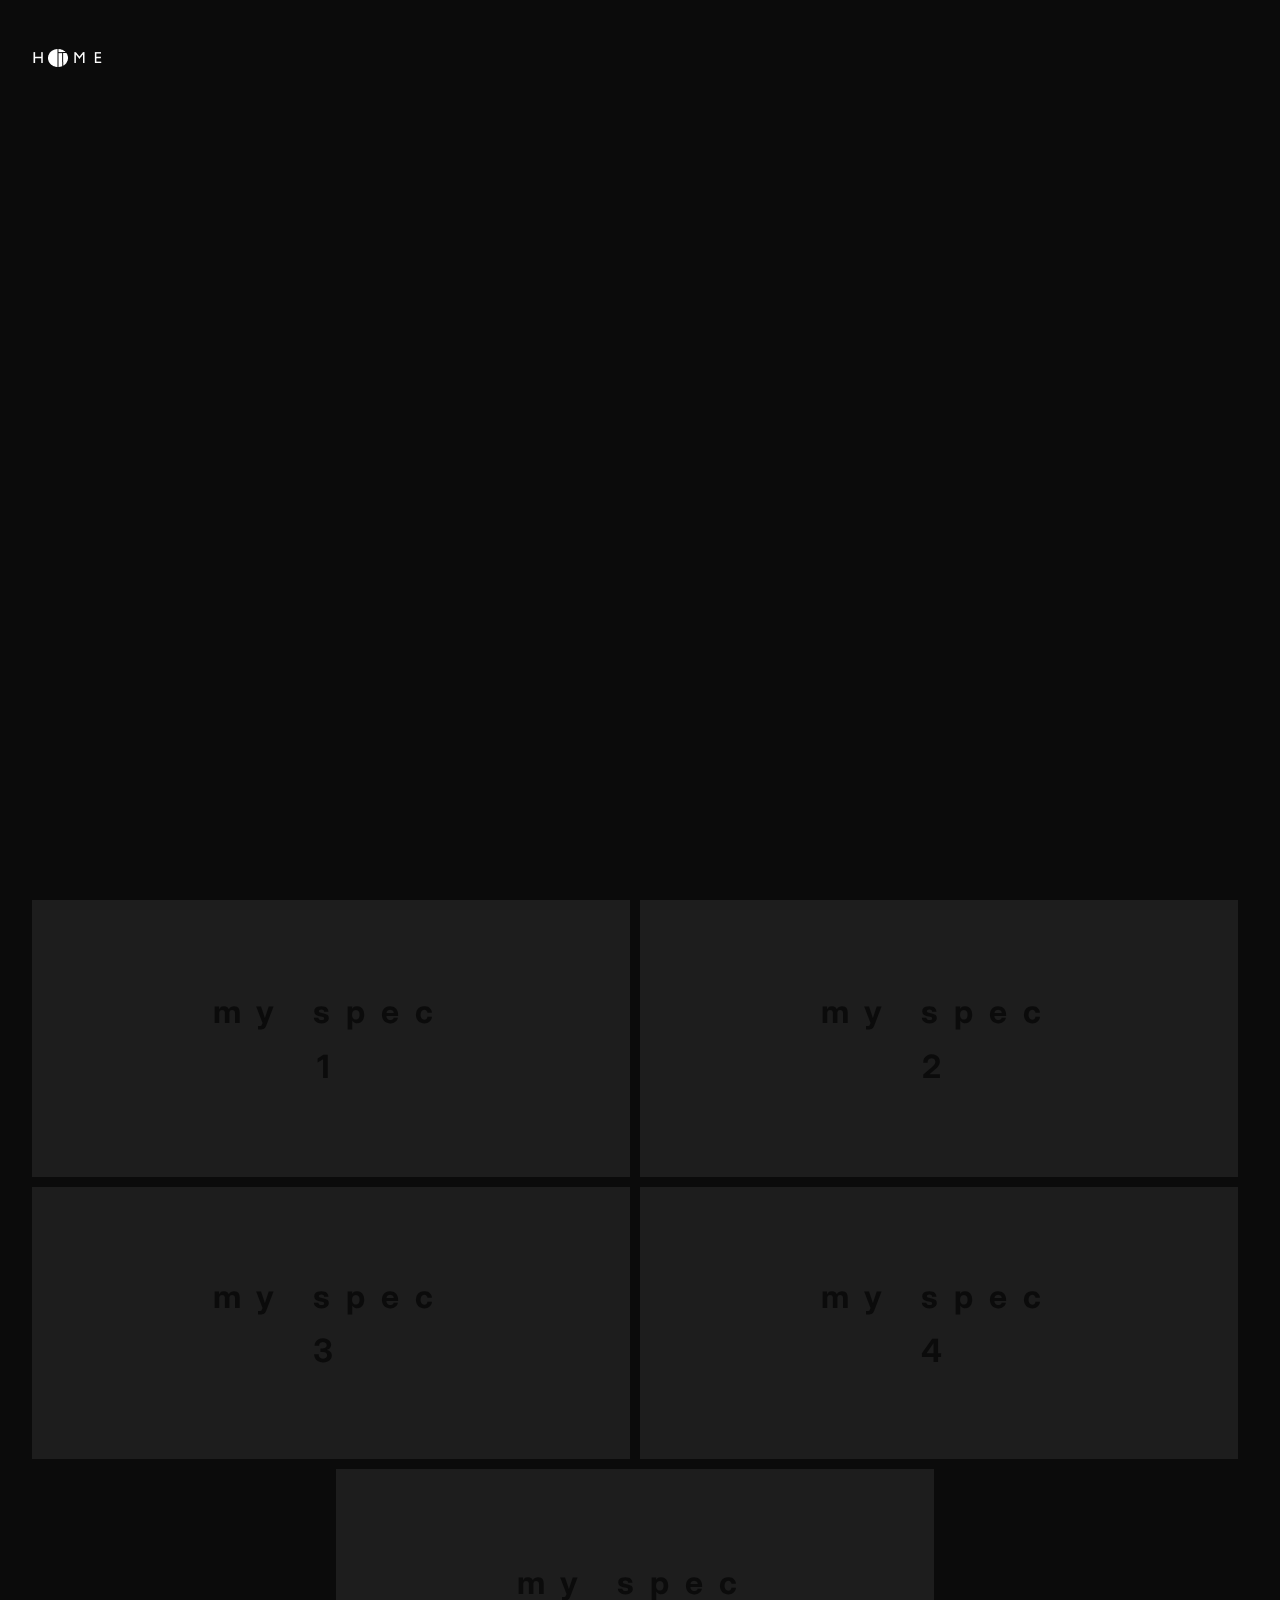
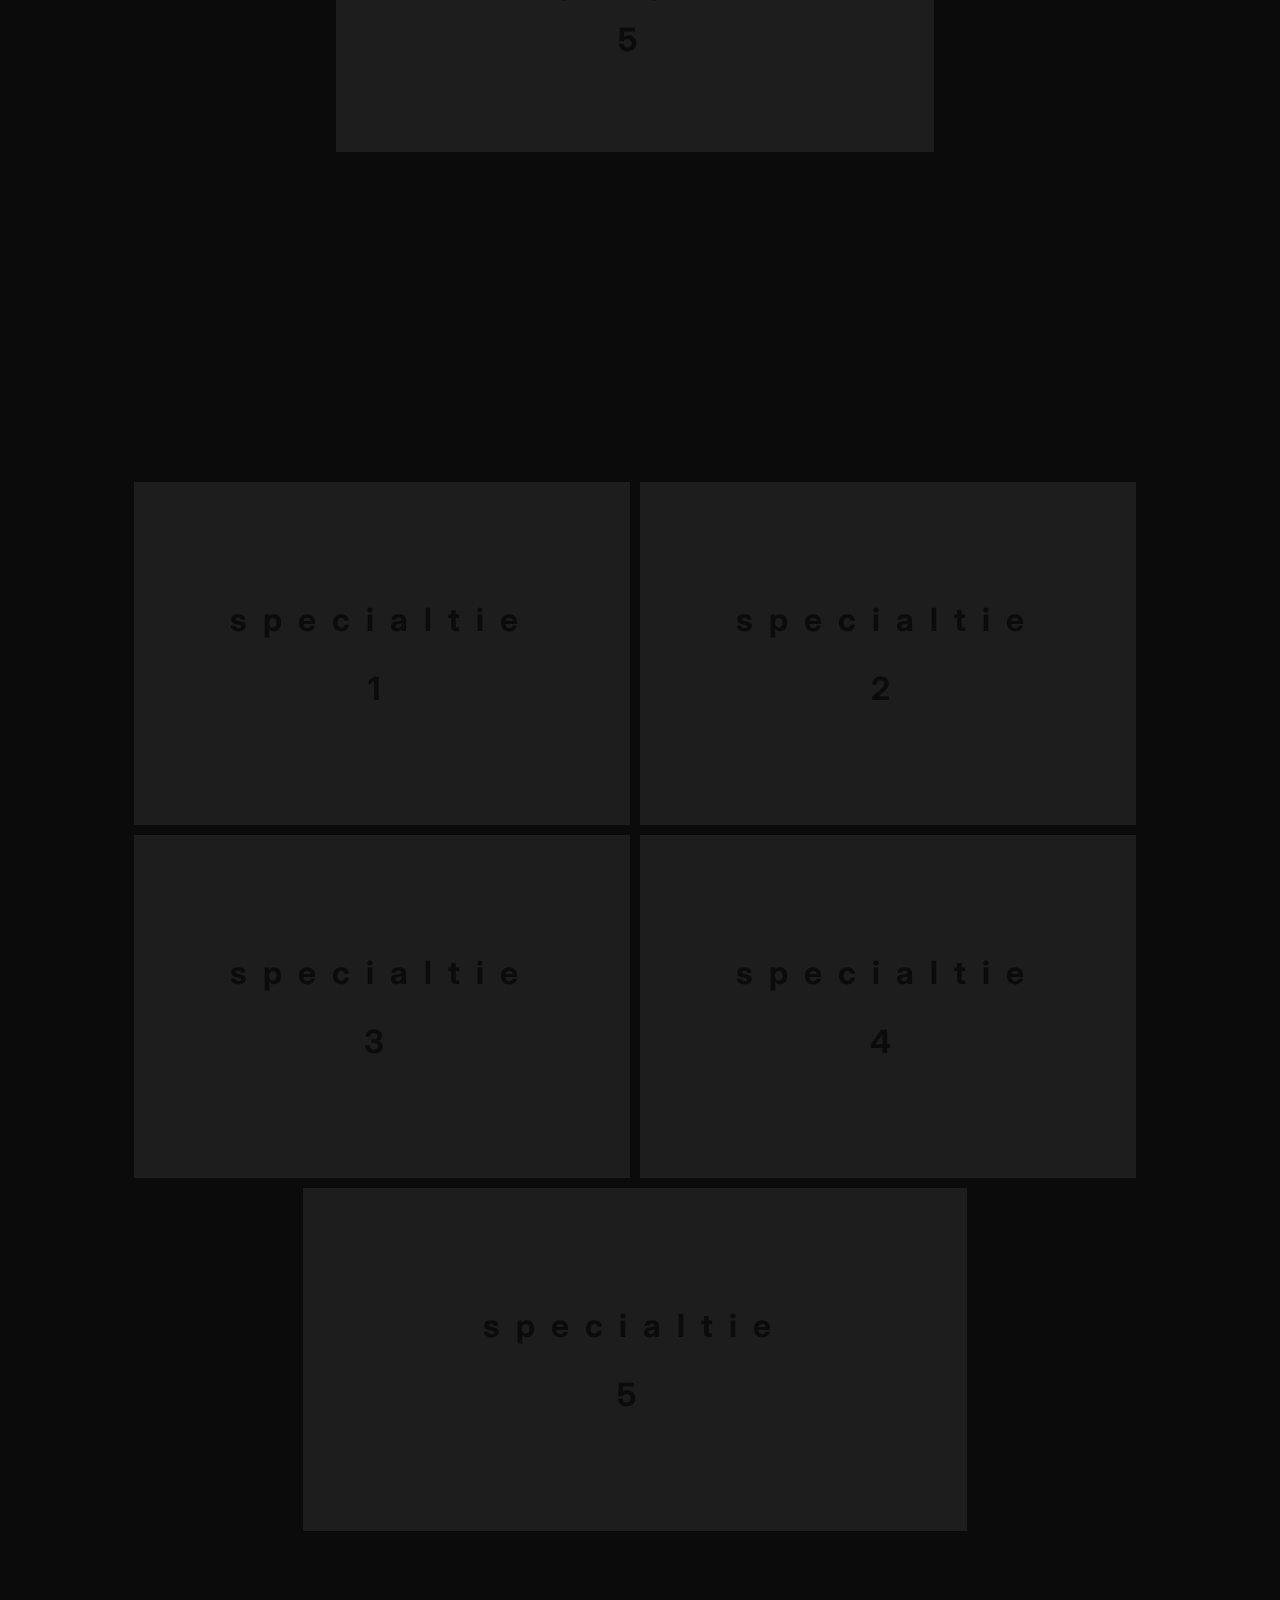
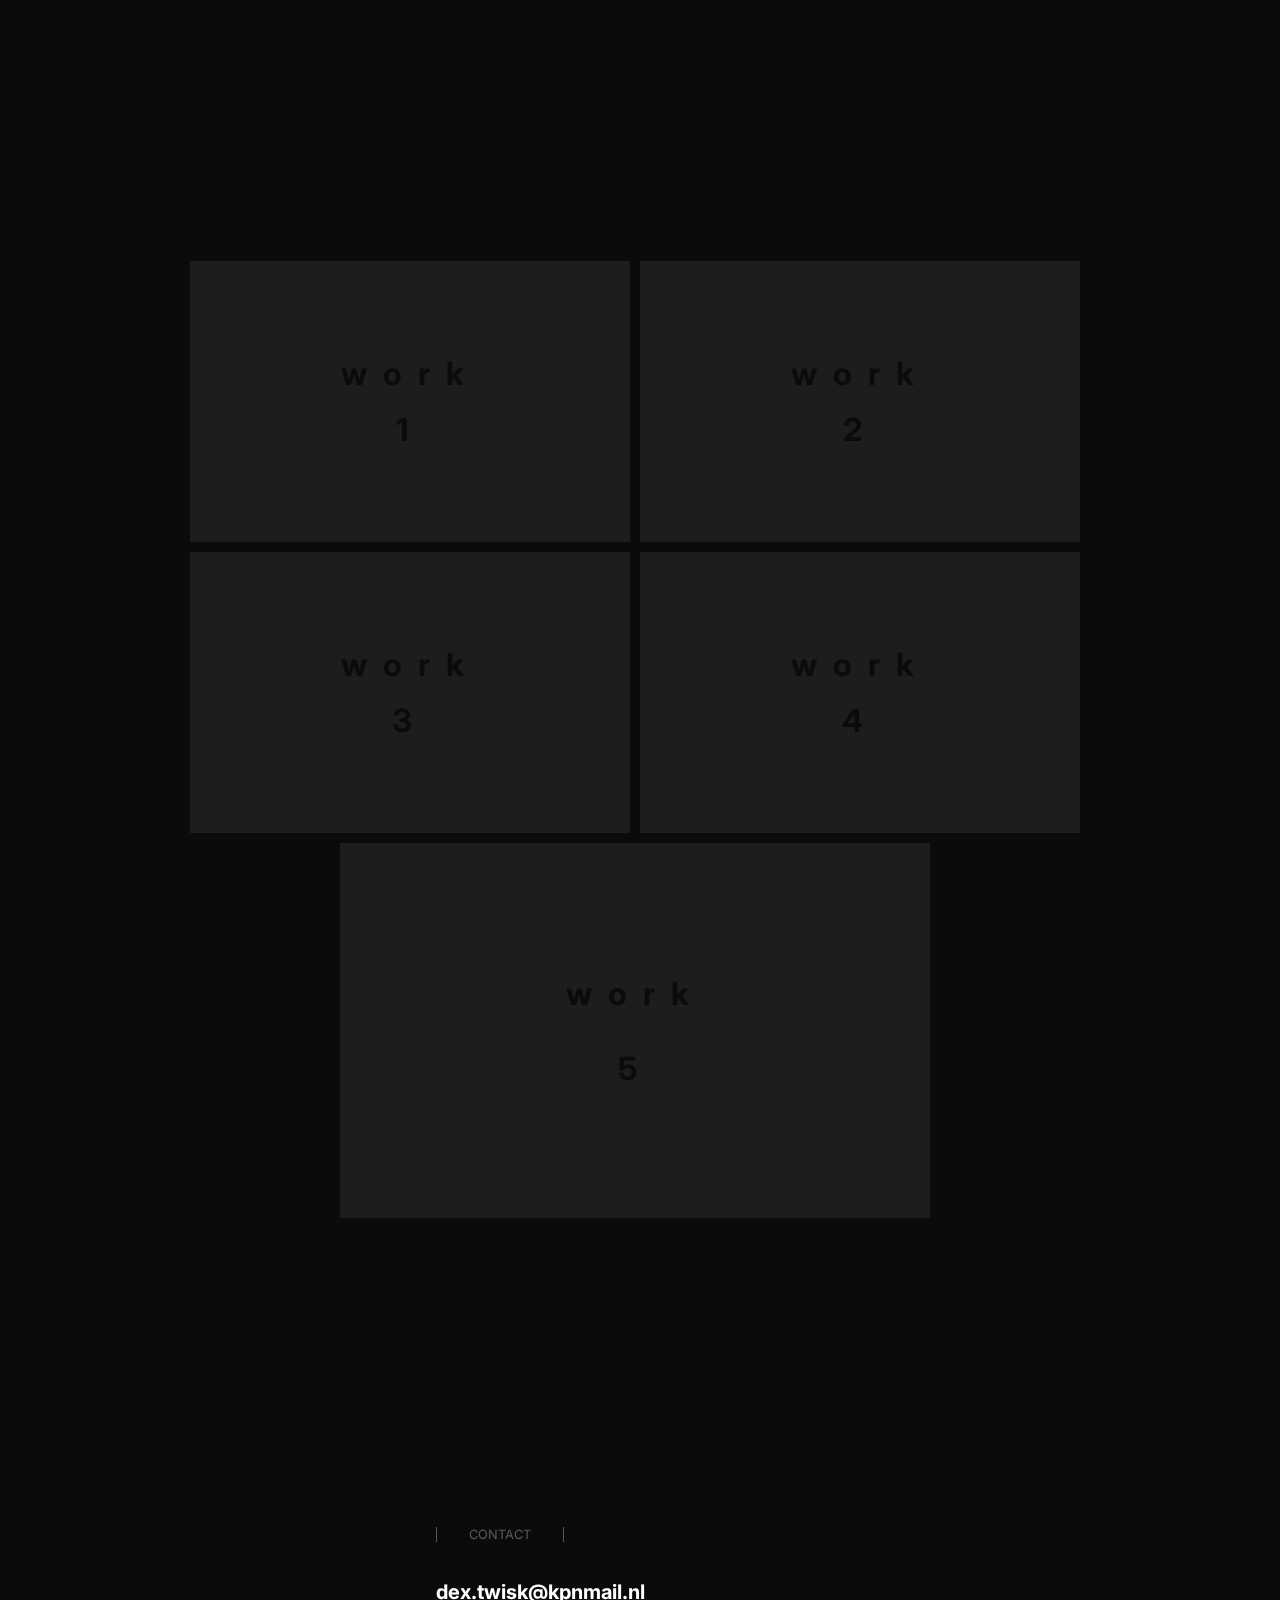
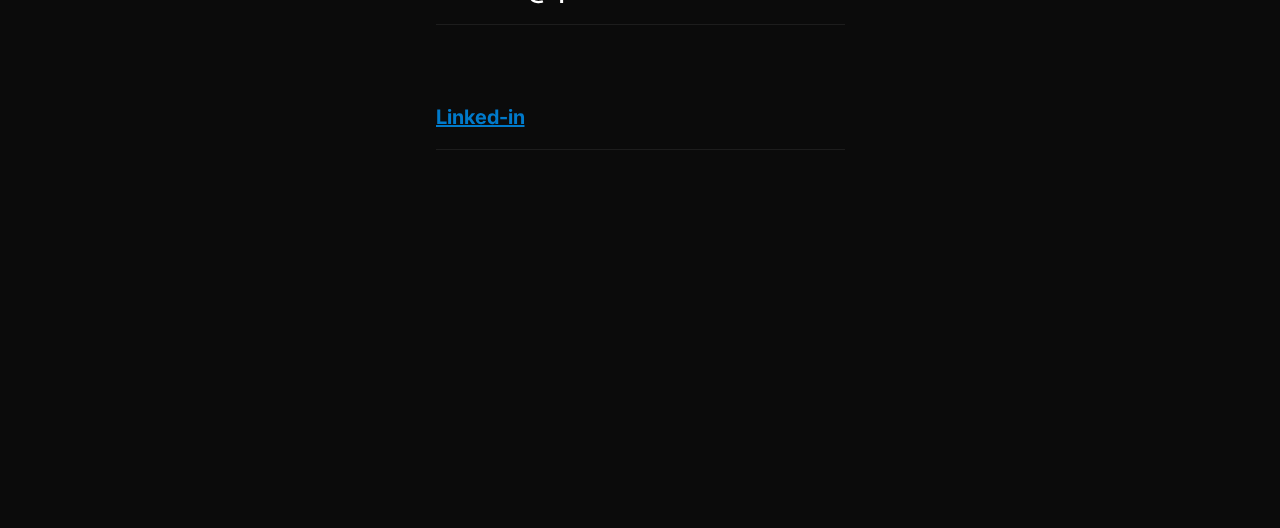
<file: index.html>
<!DOCTYPE html>
<html lang="en">
<head>
    <meta charset="UTF-8">
    <meta http-equiv="X-UA-Compatible" content="IE=edge">
    <meta name="viewport" content="width=device-width, initial-scale=1.0">
    <title>Dex Twisk Portfolio</title>
    <link rel="stylesheet" href="style/style.css">
    <!--inter font-->
    <link rel="preconnect" href="https://fonts.googleapis.com">
    <link rel="preconnect" href="https://fonts.gstatic.com" crossorigin>
    <link href="https://fonts.googleapis.com/css2?family=Inter:wght@400;700;900&display=swap" rel="stylesheet"> 
</head>
<body>
    <header>
        <div class="logo">
            <a href="index.html">
                <img src="images/homelogo.png" alt="">
                <img class="image-overlay" src="images/homelogoHover.png" alt="">
            </a>
        </div>
        <nav class="navbar">
            <div class="hamburger-menu">
                <div class="line line-1"></div>
                <div class="line line-2"></div>
                <div class="line line-3"></div>
            </div>
            <ul nav-list>
                <li class="nav-item">
                    <a class="nav-link" href="index.html">work</a>
                </li>
                <li class="nav-item">
                    <a class="nav-link" href="specs.html">specs</a>
                </li>
                <li class="nav-item">
                    <a class="nav-link" href="specialties.html">specialties</a>
                </li>
            </ul>
        </nav>
    </header>
    <main class="workmain">
        <!--main section 1 intro-->
        <section>
            <div>
            <h1>DEX TWISK</h1>
            <h2>MY BLUEPRINT</h2>
            </div>
            <svg width="764" height="664" viewBox="0 0 764 664" fill="none" xmlns="http://www.w3.org/2000/svg">
                <g id=room-animation>
                <g id="1">
                <path d="M352.5 625L663 479C575.333 444.167 409 378 407 378C405 378 195.667 450.5 96 488.5L352.5 625Z" fill="#2E2D2D"/>
                <path d="M663 479L688.5 116.5L407 56.5L74.5 116.5L96 488.5M663 479L352.5 625L96 488.5M663 479C575.333 444.167 409 378 407 378C405 378 195.667 450.5 96 488.5M65 110.5L407 51L699 110.5L673 488.5L352.5 638L88 493.5L65 110.5Z" stroke="white" stroke-width="3"/>
                </g>
                <g id="currentroom">
                <g id="order 2" style="--order: 1;">
                <path d="M356 393.588V409.5L356.61 398C356.422 396.806 357.528 395.473 360.501 393.588L428.001 372C429.706 371.51 430.952 371.285 432 371.247V333.416C432 331.442 430.125 330.006 428.219 330.52L358.219 349.402C356.91 349.755 356 350.942 356 352.298V393.588Z" fill="#D9D9D9"/>
                <path d="M460.501 442.001C466.884 443.914 470.576 444.319 477.501 442.001L551.001 414.001C554.096 412.328 554.691 411.594 555.001 410.5C555.388 409.14 554.742 407.498 551.001 406.001L436.001 372C434.573 371.518 433.486 371.194 432 371.247C430.952 371.285 429.706 371.51 428.001 372L360.501 393.588C357.528 395.473 356.422 396.806 356.61 398C356.799 399.197 358.289 400.254 360.501 401.588L460.501 442.001Z" fill="#848484"/>
                <path d="M473.501 480.501L477.501 472.001L544 445L551.001 449L555.001 447.5V441.001V436.001L468.501 469.501V482.001L473.501 480.501Z" fill="#848484"/>
                <path d="M465.001 480.501L468.501 482.001V469.501L356 422.997V427.997V434L359.5 435.5L364.5 431.589L462.501 473.001L465.001 480.501Z" fill="#848484"/>
                <path d="M474.501 454.001L555.001 423V410.5C554.691 411.594 554.096 412.328 551.001 414.001L477.501 442.001C470.576 444.319 466.884 443.914 460.501 442.001L360.501 401.588C358.289 400.254 356.799 399.197 356.61 398L356 409.5L463.501 453.501C467.613 455.135 470.096 455.267 474.501 454.001Z" fill="#848484"/>
                <path d="M555.001 423L474.501 454.001C470.096 455.267 467.613 455.135 463.501 453.501L356 409.5V411.999L468.501 458L555.001 424.751V423Z" fill="#D9D9D9"/>
                <path d="M356 422.997L468.501 469.501V458L356 411.999V414.497V422.997Z" fill="#D9D9D9"/>
                <path d="M555.001 436.001V426.501V424.751L468.501 458V469.501L555.001 436.001Z" fill="#D9D9D9"/>
                <path d="M477.501 472.001L477.313 471.538L477.132 471.611L477.049 471.788L477.501 472.001ZM473.501 480.501L473.645 480.98L473.859 480.916L473.954 480.714L473.501 480.501ZM468.501 482.001L468.304 482.461L468.471 482.532L468.645 482.48L468.501 482.001ZM465.001 480.501L464.527 480.659L464.598 480.872L464.804 480.961L465.001 480.501ZM462.501 473.001L462.976 472.843L462.904 472.629L462.696 472.541L462.501 473.001ZM474.501 454.001L474.639 454.482L474.66 454.476L474.681 454.468L474.501 454.001ZM463.501 453.501L463.312 453.964L463.317 453.966L463.501 453.501ZM460.501 442.001L460.314 442.465L460.335 442.474L460.358 442.48L460.501 442.001ZM477.501 442.001L477.66 442.475L477.67 442.472L477.679 442.469L477.501 442.001ZM551.001 414.001L551.179 414.469L551.21 414.457L551.239 414.441L551.001 414.001ZM551.001 406.001L551.187 405.537L551.165 405.528L551.143 405.522L551.001 406.001ZM436.001 372L435.841 372.474L435.85 372.477L435.859 372.479L436.001 372ZM428.001 372L427.863 371.519L427.856 371.522L427.849 371.524L428.001 372ZM360.501 393.588L360.349 393.112L360.288 393.132L360.234 393.166L360.501 393.588ZM360.501 401.588L360.243 402.016L360.277 402.037L360.314 402.052L360.501 401.588ZM356.61 398L357.104 397.922L356.61 398ZM356 434H355.5V434.33L355.803 434.46L356 434ZM359.5 435.5L359.303 435.96L359.575 436.076L359.808 435.894L359.5 435.5ZM364.5 431.589L364.695 431.128L364.424 431.014L364.192 431.195L364.5 431.589ZM555.001 447.5L555.177 447.968L555.501 447.847V447.5H555.001ZM551.001 449L550.753 449.434L550.957 449.551L551.177 449.468L551.001 449ZM544 445L544.248 444.566L544.037 444.445L543.812 444.537L544 445ZM428.219 330.52L428.088 330.037L428.219 330.52ZM358.219 349.402L358.088 348.919L358.219 349.402ZM477.049 471.788L473.049 480.288L473.954 480.714L477.954 472.214L477.049 471.788ZM473.358 480.022L468.358 481.522L468.645 482.48L473.645 480.98L473.358 480.022ZM468.698 481.542L465.198 480.042L464.804 480.961L468.304 482.461L468.698 481.542ZM465.476 480.343L462.976 472.843L462.027 473.159L464.527 480.659L465.476 480.343ZM355.809 423.459L468.31 469.963L468.692 469.039L356.191 422.535L355.809 423.459ZM554.501 426.501V436.001H555.501V426.501H554.501ZM554.501 436.001V441.001H555.501V436.001H554.501ZM468.682 469.967L555.182 436.468L554.821 435.535L468.321 469.035L468.682 469.967ZM355.5 414.497V422.997H356.5V414.497H355.5ZM554.822 422.533L474.322 453.535L474.681 454.468L555.181 423.467L554.822 422.533ZM474.363 453.521C472.187 454.146 470.524 454.415 468.914 454.339C467.305 454.264 465.714 453.843 463.686 453.037L463.317 453.966C465.399 454.794 467.106 455.256 468.867 455.338C470.629 455.421 472.409 455.123 474.639 454.482L474.363 453.521ZM460.358 442.48C463.561 443.44 466.132 444.036 468.788 444.088C471.449 444.14 474.162 443.646 477.66 442.475L477.343 441.527C473.914 442.674 471.319 443.137 468.807 443.088C466.29 443.039 463.824 442.475 460.645 441.522L460.358 442.48ZM477.679 442.469L551.179 414.469L550.823 413.534L477.323 441.534L477.679 442.469ZM551.143 405.522L436.143 371.521L435.859 372.479L550.859 406.481L551.143 405.522ZM436.161 371.526C434.94 371.114 433.912 370.796 432.653 370.748C431.397 370.7 429.948 370.92 427.863 371.519L428.139 372.481C430.176 371.895 431.509 371.705 432.615 371.747C433.717 371.789 434.627 372.064 435.841 372.474L436.161 371.526ZM427.849 371.524L360.349 393.112L360.654 394.064L428.154 372.476L427.849 371.524ZM360.314 402.052L460.314 442.465L460.689 441.538L360.689 401.125L360.314 402.052ZM356.5 393.588V352.298H355.5V393.588H356.5ZM358.349 349.884L428.349 331.003L428.088 330.037L358.088 348.919L358.349 349.884ZM431.5 333.416V371.247H432.5V333.416H431.5ZM356.5 427.997V422.997H355.5V427.997H356.5ZM360.234 393.166C358.734 394.117 357.665 394.952 356.993 395.725C356.317 396.502 355.99 397.278 356.116 398.078L357.104 397.922C357.042 397.528 357.174 397.04 357.747 396.381C358.324 395.718 359.295 394.945 360.769 394.011L360.234 393.166ZM356.116 398.078C356.239 398.854 356.77 399.516 357.47 400.121C358.178 400.732 359.137 401.349 360.243 402.016L360.759 401.16C359.653 400.493 358.761 399.914 358.124 399.364C357.479 398.808 357.171 398.343 357.104 397.922L356.116 398.078ZM463.691 453.039L356.189 409.037L355.811 409.963L463.312 453.964L463.691 453.039ZM356.5 409.5V393.588H355.5V409.5H356.5ZM356.111 397.974L355.501 409.474L356.499 409.526L357.11 398.026L356.111 397.974ZM551.239 414.441C552.791 413.602 553.761 412.976 554.384 412.401C555.034 411.802 555.305 411.261 555.482 410.637L554.52 410.363C554.387 410.832 554.205 411.206 553.706 411.666C553.181 412.15 552.306 412.728 550.763 413.561L551.239 414.441ZM555.482 410.637C555.716 409.814 555.628 408.9 554.948 408C554.288 407.128 553.095 406.3 551.187 405.537L550.816 406.466C552.649 407.199 553.649 407.94 554.15 408.603C554.631 409.239 554.673 409.825 554.52 410.363L555.482 410.637ZM555.501 423V410.5H554.501V423H555.501ZM355.5 427.997V434H356.5V427.997H355.5ZM355.803 434.46L359.303 435.96L359.697 435.04L356.197 433.54L355.803 434.46ZM462.696 472.541L364.695 431.128L364.305 432.05L462.307 473.462L462.696 472.541ZM359.808 435.894L364.808 431.983L364.192 431.195L359.192 435.106L359.808 435.894ZM428.139 372.481C429.823 371.996 431.026 371.782 432.018 371.747L431.982 370.747C430.878 370.787 429.588 371.024 427.863 371.519L428.139 372.481ZM436.161 371.526C434.724 371.041 433.564 370.691 431.982 370.747L432.018 371.747C433.408 371.697 434.423 371.995 435.841 372.474L436.161 371.526ZM554.501 441.001V447.5H555.501V441.001H554.501ZM554.826 447.032L550.826 448.532L551.177 449.468L555.177 447.968L554.826 447.032ZM543.812 444.537L477.313 471.538L477.689 472.465L544.188 445.463L543.812 444.537ZM551.249 448.566L544.248 444.566L543.752 445.434L550.753 449.434L551.249 448.566ZM355.5 409.5V411.999H356.5V409.5H355.5ZM355.5 411.999V414.497H356.5V411.999H355.5ZM355.5 393.588V411.999H356.5V393.588H355.5ZM468.69 457.537L356.189 411.536L355.811 412.461L468.312 458.463L468.69 457.537ZM555.501 426.501V424.751H554.501V426.501H555.501ZM555.501 424.751V423H554.501V424.751H555.501ZM468.681 458.467L555.181 425.217L554.822 424.284L468.322 457.533L468.681 458.467ZM468.001 458V469.501H469.001V458H468.001ZM468.001 469.501V482.001H469.001V469.501H468.001ZM428.349 331.003C429.938 330.574 431.5 331.771 431.5 333.416H432.5C432.5 331.113 430.313 329.437 428.088 330.037L428.349 331.003ZM356.5 352.298C356.5 351.168 357.258 350.179 358.349 349.884L358.088 348.919C356.561 349.331 355.5 350.716 355.5 352.298H356.5Z" fill="white"/>
                </g>
                <g id="order 3" style="--order: 2;">
                <path d="M538 322.5L534 455.5C545.184 460.321 560.68 466.97 575.5 473.276L581 338.048L538 322.5Z" fill="#D9D9D9"/>
                <path d="M581 338.048L575.5 473.276L577 473.914L582.5 338.59L581 338.048Z" fill="#848484"/>
                <path d="M579.5 315C578.7 315 553.5 318.833 538 322.5L581 338.048L582.5 338.59L626.5 354.5L632.456 356.5L666.5 342C639.833 331.833 580.3 315 579.5 315Z" fill="#D9D9D9"/>
                <path d="M626.5 492L659 477L666.5 342L632.456 356.5L626.5 492Z" fill="#D9D9D9"/>
                <path d="M577 473.914C600.028 483.705 626.5 492.481 626.5 492L632.456 356.5L626.5 354.5L582.5 338.59L577 473.914Z" fill="#D9D9D9"/>
                <path d="M666.5 342L666.999 342.028L667.019 341.663L666.678 341.533L666.5 342ZM626.5 354.5L626.33 354.97L626.341 354.974L626.5 354.5ZM538 322.5L537.885 322.013L537.512 322.102L537.5 322.485L538 322.5ZM534 455.5L533.5 455.485L533.49 455.825L533.802 455.959L534 455.5ZM626.5 492L626 491.978L626 491.989V492H626.5ZM659 477L659.21 477.454L659.483 477.328L659.499 477.028L659 477ZM581 338.048L581.17 337.578L581.17 337.578L581 338.048ZM537.5 322.485L533.5 455.485L534.5 455.515L538.5 322.515L537.5 322.485ZM538.115 322.987C545.849 321.157 556.011 319.284 564.346 317.868C568.512 317.16 572.219 316.567 574.934 316.15C576.291 315.942 577.399 315.779 578.193 315.667C578.589 315.611 578.906 315.569 579.134 315.54C579.249 315.526 579.339 315.515 579.406 315.508C579.481 315.501 579.505 315.5 579.5 315.5V314.5C579.411 314.5 579.228 314.521 579.011 314.548C578.774 314.577 578.452 314.621 578.053 314.677C577.255 314.789 576.142 314.954 574.782 315.162C572.062 315.579 568.35 316.173 564.179 316.882C555.839 318.299 545.651 320.176 537.885 322.013L538.115 322.987ZM579.5 315.5C579.454 315.5 579.429 315.492 579.483 315.503C579.515 315.509 579.564 315.52 579.63 315.535C579.761 315.566 579.949 315.613 580.191 315.676C580.674 315.801 581.365 315.986 582.242 316.225C583.997 316.705 586.49 317.402 589.545 318.27C595.653 320.006 604.001 322.428 613.157 325.167C631.474 330.646 653.008 337.391 666.322 342.467L666.678 341.533C653.326 336.442 631.759 329.687 613.443 324.208C604.283 321.468 595.93 319.046 589.818 317.308C586.762 316.439 584.265 315.742 582.506 315.261C581.627 315.021 580.931 314.834 580.441 314.707C580.197 314.644 580.001 314.595 579.859 314.562C579.788 314.545 579.727 314.532 579.678 314.522C579.649 314.516 579.571 314.5 579.5 314.5V315.5ZM626.71 492.454L659.21 477.454L658.79 476.546L626.29 491.546L626.71 492.454ZM659.499 477.028L666.999 342.028L666.001 341.972L658.501 476.972L659.499 477.028ZM581.17 337.578L538.17 322.03L537.83 322.97L580.83 338.518L581.17 337.578ZM533.802 455.959C544.986 460.78 560.484 467.43 575.304 473.736L575.696 472.816C560.877 466.511 545.381 459.861 534.198 455.041L533.802 455.959ZM580.5 338.028L575 473.255L576 473.296L581.5 338.068L580.5 338.028ZM575.304 473.736C575.805 473.949 576.305 474.162 576.804 474.374L577.196 473.454C576.697 473.241 576.197 473.029 575.696 472.816L575.304 473.736ZM576.804 474.374C588.331 479.275 600.716 483.921 610.219 487.281C614.97 488.961 619.004 490.32 621.852 491.23C623.275 491.685 624.406 492.029 625.184 492.244C625.571 492.352 625.881 492.43 626.098 492.474C626.203 492.495 626.308 492.513 626.396 492.517C626.433 492.52 626.511 492.522 626.596 492.502C626.637 492.493 626.725 492.467 626.812 492.397C626.916 492.311 627 492.172 627 492H626C626 491.836 626.08 491.703 626.179 491.623C626.259 491.557 626.337 491.536 626.366 491.529C626.425 491.515 626.465 491.52 626.451 491.519C626.438 491.518 626.391 491.513 626.296 491.494C626.114 491.457 625.833 491.387 625.451 491.281C624.692 491.07 623.575 490.731 622.156 490.278C619.321 489.372 615.297 488.015 610.552 486.338C601.062 482.982 588.697 478.344 577.196 473.454L576.804 474.374ZM626.67 354.03L582.67 338.12L582.33 339.061L626.33 354.97L626.67 354.03ZM582.67 338.12L581.17 337.578L580.83 338.518L582.33 339.061L582.67 338.12ZM577.5 473.934L583 338.611L582 338.57L576.5 473.893L577.5 473.934ZM575.304 473.736L576.804 474.374L577.196 473.454L575.696 472.816L575.304 473.736ZM631.957 356.478L626 491.978L627 492.022L632.956 356.522L631.957 356.478ZM626.341 354.974L632.297 356.974L632.615 356.026L626.659 354.026L626.341 354.974ZM632.652 356.96L666.696 342.46L666.304 341.54L632.26 356.04L632.652 356.96Z" fill="white"/>
                </g>
                <g id="order 4" style="--order: 3;">
                <path d="M181.5 415L160 469.5L321.5 550L399 517.441L263.174 453.523L261 452.5L269 431L343.5 403.5L284 380L181.5 415Z" fill="#D9D9D9"/>
                <path d="M329 554.5L399 523.5V517.441L321.5 550L160 469.5V475.5L316.5 556L321 558.5L329 554.5Z" fill="#848484"/>
                <path d="M343.5 403.5L269 431L261 452.5L263.174 453.523L269 437.5L319.118 419L329 415.352L343.5 410V403.5Z" fill="#848484"/>
                <path d="M329 415.352L319.118 419L318.566 444C322.918 445.634 325.389 445.867 329 444V415.352Z" fill="#D9D9D9"/>
                <path d="M316.5 556V587.5C321.027 589.014 323.646 589.488 329 587.5V554.5L321 558.5L316.5 556Z" fill="#D9D9D9"/>
                <path d="M318.5 447C320.862 449.076 328.019 449.085 329 447C329.038 446.919 329 445.795 329 444C325.389 445.867 322.918 445.634 318.566 444L318.5 447Z" fill="#848484"/>
                <path d="M316.5 592C322.376 594.285 324.979 594.051 329 592V587.5C323.646 589.488 321.027 589.014 316.5 587.5V592Z" fill="#848484"/>
                <path d="M316.5 556L316.743 555.563L316.736 555.559L316.729 555.555L316.5 556ZM316.5 592H316V592.342L316.319 592.466L316.5 592ZM329 592L329.227 592.445L329.5 592.306V592H329ZM329 554.5L328.798 554.043L328.787 554.048L328.776 554.053L329 554.5ZM399 523.5L399.202 523.957L399.5 523.825V523.5H399ZM261 452.5L260.531 452.326L260.371 452.757L260.787 452.952L261 452.5ZM160 475.5H159.5V475.805L159.771 475.945L160 475.5ZM160 469.5L159.535 469.317L159.5 469.405V469.5H160ZM181.5 415L181.338 414.527L181.12 414.602L181.035 414.817L181.5 415ZM284 380L284.184 379.535L284.013 379.467L283.838 379.527L284 380ZM343.5 403.5H344V403.16L343.684 403.035L343.5 403.5ZM269 431L268.827 430.531L268.611 430.61L268.531 430.826L269 431ZM269 437.5L268.827 437.031L268.609 437.111L268.53 437.329L269 437.5ZM343.5 410L343.673 410.469L344 410.348V410H343.5ZM319.118 419L318.945 418.531L318.945 418.531L319.118 419ZM318.5 447L318 446.989L317.995 447.222L318.17 447.376L318.5 447ZM329 447L329.452 447.213L329.452 447.213L329 447ZM329 415.352L328.827 414.883L328.827 414.883L329 415.352ZM321.5 550L321.277 550.447L321.482 550.55L321.694 550.461L321.5 550ZM321 558.5L320.757 558.937L320.988 559.065L321.224 558.947L321 558.5ZM399 517.441H399.5V517.124L399.213 516.989L399 517.441ZM316.319 592.466C319.278 593.617 321.47 594.157 323.454 594.126C325.45 594.095 327.184 593.488 329.227 592.445L328.773 591.555C326.795 592.564 325.218 593.099 323.438 593.126C321.646 593.154 319.598 592.668 316.681 591.534L316.319 592.466ZM329.202 554.957L399.202 523.957L398.798 523.043L328.798 554.043L329.202 554.957ZM316 556V587.5H317V556H316ZM316 587.5V592H317V587.5H316ZM329.5 592V587.5H328.5V592H329.5ZM329.5 587.5V554.5H328.5V587.5H329.5ZM316.341 587.974C318.611 588.733 320.456 589.251 322.424 589.313C324.399 589.375 326.459 588.977 329.174 587.969L328.826 587.031C326.187 588.011 324.26 588.37 322.456 588.313C320.644 588.257 318.916 587.781 316.659 587.026L316.341 587.974ZM316.729 555.555L160.229 475.055L159.771 475.945L316.271 556.445L316.729 555.555ZM160.5 475.5V469.5H159.5V475.5H160.5ZM160.465 469.683L181.965 415.183L181.035 414.817L159.535 469.317L160.465 469.683ZM181.662 415.473L284.162 380.473L283.838 379.527L181.338 414.527L181.662 415.473ZM283.816 380.465L343.316 403.965L343.684 403.035L284.184 379.535L283.816 380.465ZM343.327 403.031L268.827 430.531L269.173 431.469L343.673 403.969L343.327 403.031ZM268.531 430.826L260.531 452.326L261.469 452.674L269.469 431.174L268.531 430.826ZM344 410V403.5H343V410H344ZM269.173 437.969L319.291 419.469L318.945 418.531L268.827 437.031L269.173 437.969ZM318.17 447.376C318.844 447.968 319.821 448.384 320.875 448.653C321.939 448.925 323.128 449.06 324.268 449.06C325.405 449.061 326.518 448.928 327.425 448.649C328.303 448.38 329.113 447.934 329.452 447.213L328.548 446.787C328.396 447.109 327.945 447.444 327.131 447.694C326.346 447.935 325.338 448.061 324.268 448.06C323.201 448.06 322.096 447.933 321.123 447.684C320.14 447.433 319.336 447.069 318.83 446.624L318.17 447.376ZM319.291 419.469L329.173 415.821L328.827 414.883L318.945 418.531L319.291 419.469ZM329.173 415.821L343.673 410.469L343.327 409.531L328.827 414.883L329.173 415.821ZM318.618 418.989L318.066 443.989L319.066 444.011L319.618 419.011L318.618 418.989ZM318.066 443.989L318 446.989L319 447.011L319.066 444.011L318.066 443.989ZM329.452 447.213C329.491 447.132 329.5 447.053 329.502 447.041C329.506 447.01 329.508 446.979 329.51 446.952C329.513 446.898 329.515 446.83 329.516 446.756C329.518 446.605 329.517 446.395 329.514 446.138C329.509 445.621 329.5 444.894 329.5 444H328.5C328.5 444.9 328.51 445.634 328.514 446.147C328.517 446.406 328.518 446.605 328.516 446.743C328.515 446.813 328.514 446.861 328.512 446.89C328.511 446.906 328.51 446.909 328.511 446.904C328.511 446.902 328.513 446.892 328.516 446.878C328.518 446.868 328.527 446.832 328.548 446.787L329.452 447.213ZM329.5 444C329.5 443.988 329.5 443.976 329.5 443.963C329.5 443.951 329.5 443.939 329.5 443.927C329.5 443.914 329.5 443.902 329.5 443.89C329.5 443.878 329.5 443.865 329.5 443.853C329.5 443.84 329.5 443.828 329.5 443.815C329.5 443.803 329.5 443.791 329.5 443.778C329.5 443.766 329.5 443.753 329.5 443.74C329.5 443.728 329.5 443.715 329.5 443.703C329.5 443.69 329.5 443.677 329.5 443.665C329.5 443.652 329.5 443.639 329.5 443.626C329.5 443.614 329.5 443.601 329.5 443.588C329.5 443.575 329.5 443.562 329.5 443.549C329.5 443.537 329.5 443.524 329.5 443.511C329.5 443.498 329.5 443.485 329.5 443.472C329.5 443.459 329.5 443.446 329.5 443.433C329.5 443.42 329.5 443.407 329.5 443.394C329.5 443.38 329.5 443.367 329.5 443.354C329.5 443.341 329.5 443.328 329.5 443.314C329.5 443.301 329.5 443.288 329.5 443.275C329.5 443.261 329.5 443.248 329.5 443.235C329.5 443.221 329.5 443.208 329.5 443.195C329.5 443.181 329.5 443.168 329.5 443.154C329.5 443.141 329.5 443.127 329.5 443.114C329.5 443.1 329.5 443.087 329.5 443.073C329.5 443.06 329.5 443.046 329.5 443.032C329.5 443.019 329.5 443.005 329.5 442.991C329.5 442.978 329.5 442.964 329.5 442.95C329.5 442.936 329.5 442.923 329.5 442.909C329.5 442.895 329.5 442.881 329.5 442.867C329.5 442.854 329.5 442.84 329.5 442.826C329.5 442.812 329.5 442.798 329.5 442.784C329.5 442.77 329.5 442.756 329.5 442.742C329.5 442.728 329.5 442.714 329.5 442.7C329.5 442.686 329.5 442.672 329.5 442.657C329.5 442.643 329.5 442.629 329.5 442.615C329.5 442.601 329.5 442.587 329.5 442.572C329.5 442.558 329.5 442.544 329.5 442.529C329.5 442.515 329.5 442.501 329.5 442.486C329.5 442.472 329.5 442.458 329.5 442.443C329.5 442.429 329.5 442.414 329.5 442.4C329.5 442.386 329.5 442.371 329.5 442.357C329.5 442.342 329.5 442.327 329.5 442.313C329.5 442.298 329.5 442.284 329.5 442.269C329.5 442.255 329.5 442.24 329.5 442.225C329.5 442.211 329.5 442.196 329.5 442.181C329.5 442.166 329.5 442.152 329.5 442.137C329.5 442.122 329.5 442.107 329.5 442.092C329.5 442.078 329.5 442.063 329.5 442.048C329.5 442.033 329.5 442.018 329.5 442.003C329.5 441.988 329.5 441.973 329.5 441.958C329.5 441.943 329.5 441.928 329.5 441.913C329.5 441.898 329.5 441.883 329.5 441.868C329.5 441.853 329.5 441.838 329.5 441.823C329.5 441.807 329.5 441.792 329.5 441.777C329.5 441.762 329.5 441.747 329.5 441.731C329.5 441.716 329.5 441.701 329.5 441.686C329.5 441.67 329.5 441.655 329.5 441.64C329.5 441.624 329.5 441.609 329.5 441.594C329.5 441.578 329.5 441.563 329.5 441.547C329.5 441.532 329.5 441.516 329.5 441.501C329.5 441.486 329.5 441.47 329.5 441.454C329.5 441.439 329.5 441.423 329.5 441.408C329.5 441.392 329.5 441.377 329.5 441.361C329.5 441.345 329.5 441.33 329.5 441.314C329.5 441.298 329.5 441.283 329.5 441.267C329.5 441.251 329.5 441.235 329.5 441.22C329.5 441.204 329.5 441.188 329.5 441.172C329.5 441.156 329.5 441.14 329.5 441.125C329.5 441.109 329.5 441.093 329.5 441.077C329.5 441.061 329.5 441.045 329.5 441.029C329.5 441.013 329.5 440.997 329.5 440.981C329.5 440.965 329.5 440.949 329.5 440.933C329.5 440.917 329.5 440.901 329.5 440.885C329.5 440.869 329.5 440.852 329.5 440.836C329.5 440.82 329.5 440.804 329.5 440.788C329.5 440.771 329.5 440.755 329.5 440.739C329.5 440.723 329.5 440.706 329.5 440.69C329.5 440.674 329.5 440.658 329.5 440.641C329.5 440.625 329.5 440.608 329.5 440.592C329.5 440.576 329.5 440.559 329.5 440.543C329.5 440.526 329.5 440.51 329.5 440.494C329.5 440.477 329.5 440.461 329.5 440.444C329.5 440.427 329.5 440.411 329.5 440.394C329.5 440.378 329.5 440.361 329.5 440.345C329.5 440.328 329.5 440.311 329.5 440.295C329.5 440.278 329.5 440.261 329.5 440.245C329.5 440.228 329.5 440.211 329.5 440.195C329.5 440.178 329.5 440.161 329.5 440.144C329.5 440.127 329.5 440.111 329.5 440.094C329.5 440.077 329.5 440.06 329.5 440.043C329.5 440.026 329.5 440.009 329.5 439.993C329.5 439.976 329.5 439.959 329.5 439.942C329.5 439.925 329.5 439.908 329.5 439.891C329.5 439.874 329.5 439.857 329.5 439.84C329.5 439.823 329.5 439.806 329.5 439.789C329.5 439.772 329.5 439.754 329.5 439.737C329.5 439.72 329.5 439.703 329.5 439.686C329.5 439.669 329.5 439.652 329.5 439.634C329.5 439.617 329.5 439.6 329.5 439.583C329.5 439.565 329.5 439.548 329.5 439.531C329.5 439.514 329.5 439.496 329.5 439.479C329.5 439.462 329.5 439.444 329.5 439.427C329.5 439.409 329.5 439.392 329.5 439.375C329.5 439.357 329.5 439.34 329.5 439.322C329.5 439.305 329.5 439.287 329.5 439.27C329.5 439.252 329.5 439.235 329.5 439.217C329.5 439.2 329.5 439.182 329.5 439.165C329.5 439.147 329.5 439.13 329.5 439.112C329.5 439.094 329.5 439.077 329.5 439.059C329.5 439.042 329.5 439.024 329.5 439.006C329.5 438.988 329.5 438.971 329.5 438.953C329.5 438.935 329.5 438.918 329.5 438.9C329.5 438.882 329.5 438.864 329.5 438.846C329.5 438.829 329.5 438.811 329.5 438.793C329.5 438.775 329.5 438.757 329.5 438.739C329.5 438.722 329.5 438.704 329.5 438.686C329.5 438.668 329.5 438.65 329.5 438.632C329.5 438.614 329.5 438.596 329.5 438.578C329.5 438.56 329.5 438.542 329.5 438.524C329.5 438.506 329.5 438.488 329.5 438.47C329.5 438.452 329.5 438.434 329.5 438.416C329.5 438.398 329.5 438.38 329.5 438.361C329.5 438.343 329.5 438.325 329.5 438.307C329.5 438.289 329.5 438.271 329.5 438.252C329.5 438.234 329.5 438.216 329.5 438.198C329.5 438.18 329.5 438.161 329.5 438.143C329.5 438.125 329.5 438.106 329.5 438.088C329.5 438.07 329.5 438.051 329.5 438.033C329.5 438.015 329.5 437.996 329.5 437.978C329.5 437.96 329.5 437.941 329.5 437.923C329.5 437.904 329.5 437.886 329.5 437.868C329.5 437.849 329.5 437.831 329.5 437.812C329.5 437.794 329.5 437.775 329.5 437.757C329.5 437.738 329.5 437.72 329.5 437.701C329.5 437.683 329.5 437.664 329.5 437.645C329.5 437.627 329.5 437.608 329.5 437.59C329.5 437.571 329.5 437.552 329.5 437.534C329.5 437.515 329.5 437.496 329.5 437.478C329.5 437.459 329.5 437.44 329.5 437.422C329.5 437.403 329.5 437.384 329.5 437.366C329.5 437.347 329.5 437.328 329.5 437.309C329.5 437.291 329.5 437.272 329.5 437.253C329.5 437.234 329.5 437.215 329.5 437.196C329.5 437.178 329.5 437.159 329.5 437.14C329.5 437.121 329.5 437.102 329.5 437.083C329.5 437.064 329.5 437.045 329.5 437.027C329.5 437.008 329.5 436.989 329.5 436.97C329.5 436.951 329.5 436.932 329.5 436.913C329.5 436.894 329.5 436.875 329.5 436.856C329.5 436.837 329.5 436.818 329.5 436.799C329.5 436.78 329.5 436.761 329.5 436.741C329.5 436.722 329.5 436.703 329.5 436.684C329.5 436.665 329.5 436.646 329.5 436.627C329.5 436.608 329.5 436.588 329.5 436.569C329.5 436.55 329.5 436.531 329.5 436.512C329.5 436.493 329.5 436.473 329.5 436.454C329.5 436.435 329.5 436.416 329.5 436.396C329.5 436.377 329.5 436.358 329.5 436.339C329.5 436.319 329.5 436.3 329.5 436.281C329.5 436.261 329.5 436.242 329.5 436.223C329.5 436.203 329.5 436.184 329.5 436.165C329.5 436.145 329.5 436.126 329.5 436.107C329.5 436.087 329.5 436.068 329.5 436.048C329.5 436.029 329.5 436.009 329.5 435.99C329.5 435.971 329.5 435.951 329.5 435.932C329.5 435.912 329.5 435.893 329.5 435.873C329.5 435.854 329.5 435.834 329.5 435.815C329.5 435.795 329.5 435.776 329.5 435.756C329.5 435.736 329.5 435.717 329.5 435.697C329.5 435.678 329.5 435.658 329.5 435.639C329.5 435.619 329.5 435.599 329.5 435.58C329.5 435.56 329.5 435.54 329.5 435.521C329.5 435.501 329.5 435.481 329.5 435.462C329.5 435.442 329.5 435.422 329.5 435.403C329.5 435.383 329.5 435.363 329.5 435.343C329.5 435.324 329.5 435.304 329.5 435.284C329.5 435.265 329.5 435.245 329.5 435.225C329.5 435.205 329.5 435.185 329.5 435.166C329.5 435.146 329.5 435.126 329.5 435.106C329.5 435.086 329.5 435.066 329.5 435.047C329.5 435.027 329.5 435.007 329.5 434.987C329.5 434.967 329.5 434.947 329.5 434.927C329.5 434.908 329.5 434.888 329.5 434.868C329.5 434.848 329.5 434.828 329.5 434.808C329.5 434.788 329.5 434.768 329.5 434.748C329.5 434.728 329.5 434.708 329.5 434.688C329.5 434.668 329.5 434.648 329.5 434.628C329.5 434.608 329.5 434.588 329.5 434.568C329.5 434.548 329.5 434.528 329.5 434.508C329.5 434.488 329.5 434.468 329.5 434.448C329.5 434.428 329.5 434.408 329.5 434.388C329.5 434.367 329.5 434.347 329.5 434.327C329.5 434.307 329.5 434.287 329.5 434.267C329.5 434.247 329.5 434.227 329.5 434.206C329.5 434.186 329.5 434.166 329.5 434.146C329.5 434.126 329.5 434.106 329.5 434.085C329.5 434.065 329.5 434.045 329.5 434.025C329.5 434.004 329.5 433.984 329.5 433.964C329.5 433.944 329.5 433.924 329.5 433.903C329.5 433.883 329.5 433.863 329.5 433.842C329.5 433.822 329.5 433.802 329.5 433.782C329.5 433.761 329.5 433.741 329.5 433.721C329.5 433.7 329.5 433.68 329.5 433.66C329.5 433.639 329.5 433.619 329.5 433.599C329.5 433.578 329.5 433.558 329.5 433.538C329.5 433.517 329.5 433.497 329.5 433.477C329.5 433.456 329.5 433.436 329.5 433.415C329.5 433.395 329.5 433.375 329.5 433.354C329.5 433.334 329.5 433.313 329.5 433.293C329.5 433.272 329.5 433.252 329.5 433.231C329.5 433.211 329.5 433.191 329.5 433.17C329.5 433.15 329.5 433.129 329.5 433.109C329.5 433.088 329.5 433.068 329.5 433.047C329.5 433.027 329.5 433.006 329.5 432.986C329.5 432.965 329.5 432.945 329.5 432.924C329.5 432.904 329.5 432.883 329.5 432.862C329.5 432.842 329.5 432.821 329.5 432.801C329.5 432.78 329.5 432.76 329.5 432.739C329.5 432.718 329.5 432.698 329.5 432.677C329.5 432.657 329.5 432.636 329.5 432.615C329.5 432.595 329.5 432.574 329.5 432.554C329.5 432.533 329.5 432.512 329.5 432.492C329.5 432.471 329.5 432.45 329.5 432.43C329.5 432.409 329.5 432.388 329.5 432.368C329.5 432.347 329.5 432.326 329.5 432.306C329.5 432.285 329.5 432.264 329.5 432.244C329.5 432.223 329.5 432.202 329.5 432.182C329.5 432.161 329.5 432.14 329.5 432.119C329.5 432.099 329.5 432.078 329.5 432.057C329.5 432.036 329.5 432.016 329.5 431.995C329.5 431.974 329.5 431.953 329.5 431.933C329.5 431.912 329.5 431.891 329.5 431.87C329.5 431.85 329.5 431.829 329.5 431.808C329.5 431.787 329.5 431.766 329.5 431.746C329.5 431.725 329.5 431.704 329.5 431.683C329.5 431.662 329.5 431.642 329.5 431.621C329.5 431.6 329.5 431.579 329.5 431.558C329.5 431.537 329.5 431.517 329.5 431.496C329.5 431.475 329.5 431.454 329.5 431.433C329.5 431.412 329.5 431.392 329.5 431.371C329.5 431.35 329.5 431.329 329.5 431.308C329.5 431.287 329.5 431.266 329.5 431.245C329.5 431.225 329.5 431.204 329.5 431.183C329.5 431.162 329.5 431.141 329.5 431.12C329.5 431.099 329.5 431.078 329.5 431.057C329.5 431.036 329.5 431.015 329.5 430.995C329.5 430.974 329.5 430.953 329.5 430.932C329.5 430.911 329.5 430.89 329.5 430.869C329.5 430.848 329.5 430.827 329.5 430.806C329.5 430.785 329.5 430.764 329.5 430.743C329.5 430.722 329.5 430.701 329.5 430.68C329.5 430.659 329.5 430.638 329.5 430.617C329.5 430.596 329.5 430.575 329.5 430.554C329.5 430.534 329.5 430.513 329.5 430.492C329.5 430.471 329.5 430.45 329.5 430.429C329.5 430.408 329.5 430.387 329.5 430.366C329.5 430.345 329.5 430.324 329.5 430.303C329.5 430.281 329.5 430.26 329.5 430.239C329.5 430.218 329.5 430.197 329.5 430.176C329.5 430.155 329.5 430.134 329.5 430.113C329.5 430.092 329.5 430.071 329.5 430.05C329.5 430.029 329.5 430.008 329.5 429.987C329.5 429.966 329.5 429.945 329.5 429.924C329.5 429.903 329.5 429.882 329.5 429.861C329.5 429.84 329.5 429.819 329.5 429.798C329.5 429.777 329.5 429.756 329.5 429.734C329.5 429.713 329.5 429.692 329.5 429.671C329.5 429.65 329.5 429.629 329.5 429.608C329.5 429.587 329.5 429.566 329.5 429.545C329.5 429.524 329.5 429.503 329.5 429.482C329.5 429.46 329.5 429.439 329.5 429.418C329.5 429.397 329.5 429.376 329.5 429.355C329.5 429.334 329.5 429.313 329.5 429.292C329.5 429.271 329.5 429.25 329.5 429.228C329.5 429.207 329.5 429.186 329.5 429.165C329.5 429.144 329.5 429.123 329.5 429.102C329.5 429.081 329.5 429.06 329.5 429.039C329.5 429.017 329.5 428.996 329.5 428.975C329.5 428.954 329.5 428.933 329.5 428.912C329.5 428.891 329.5 428.87 329.5 428.849C329.5 428.827 329.5 428.806 329.5 428.785C329.5 428.764 329.5 428.743 329.5 428.722C329.5 428.701 329.5 428.68 329.5 428.659C329.5 428.637 329.5 428.616 329.5 428.595C329.5 428.574 329.5 428.553 329.5 428.532C329.5 428.511 329.5 428.49 329.5 428.469C329.5 428.447 329.5 428.426 329.5 428.405C329.5 428.384 329.5 428.363 329.5 428.342C329.5 428.321 329.5 428.3 329.5 428.278C329.5 428.257 329.5 428.236 329.5 428.215C329.5 428.194 329.5 428.173 329.5 428.152C329.5 428.131 329.5 428.109 329.5 428.088C329.5 428.067 329.5 428.046 329.5 428.025C329.5 428.004 329.5 427.983 329.5 427.962C329.5 427.941 329.5 427.919 329.5 427.898C329.5 427.877 329.5 427.856 329.5 427.835C329.5 427.814 329.5 427.793 329.5 427.772C329.5 427.751 329.5 427.729 329.5 427.708C329.5 427.687 329.5 427.666 329.5 427.645C329.5 427.624 329.5 427.603 329.5 427.582C329.5 427.561 329.5 427.539 329.5 427.518C329.5 427.497 329.5 427.476 329.5 427.455C329.5 427.434 329.5 427.413 329.5 427.392C329.5 427.371 329.5 427.35 329.5 427.328C329.5 427.307 329.5 427.286 329.5 427.265C329.5 427.244 329.5 427.223 329.5 427.202C329.5 427.181 329.5 427.16 329.5 427.139C329.5 427.118 329.5 427.097 329.5 427.075C329.5 427.054 329.5 427.033 329.5 427.012C329.5 426.991 329.5 426.97 329.5 426.949C329.5 426.928 329.5 426.907 329.5 426.886C329.5 426.865 329.5 426.844 329.5 426.823C329.5 426.802 329.5 426.78 329.5 426.759C329.5 426.738 329.5 426.717 329.5 426.696C329.5 426.675 329.5 426.654 329.5 426.633C329.5 426.612 329.5 426.591 329.5 426.57C329.5 426.549 329.5 426.528 329.5 426.507C329.5 426.486 329.5 426.465 329.5 426.444C329.5 426.423 329.5 426.402 329.5 426.381C329.5 426.36 329.5 426.339 329.5 426.318C329.5 426.297 329.5 426.276 329.5 426.255C329.5 426.234 329.5 426.213 329.5 426.192C329.5 426.171 329.5 426.15 329.5 426.129C329.5 426.108 329.5 426.087 329.5 426.066C329.5 426.045 329.5 426.024 329.5 426.003C329.5 425.982 329.5 425.961 329.5 425.94C329.5 425.919 329.5 425.898 329.5 425.877C329.5 425.856 329.5 425.835 329.5 425.814C329.5 425.793 329.5 425.772 329.5 425.751C329.5 425.73 329.5 425.709 329.5 425.688C329.5 425.668 329.5 425.647 329.5 425.626C329.5 425.605 329.5 425.584 329.5 425.563C329.5 425.542 329.5 425.521 329.5 425.5C329.5 425.479 329.5 425.458 329.5 425.437C329.5 425.417 329.5 425.396 329.5 425.375C329.5 425.354 329.5 425.333 329.5 425.312C329.5 425.291 329.5 425.27 329.5 425.25C329.5 425.229 329.5 425.208 329.5 425.187C329.5 425.166 329.5 425.145 329.5 425.124C329.5 425.104 329.5 425.083 329.5 425.062C329.5 425.041 329.5 425.02 329.5 424.999C329.5 424.979 329.5 424.958 329.5 424.937C329.5 424.916 329.5 424.895 329.5 424.875C329.5 424.854 329.5 424.833 329.5 424.812C329.5 424.791 329.5 424.771 329.5 424.75C329.5 424.729 329.5 424.708 329.5 424.688C329.5 424.667 329.5 424.646 329.5 424.625C329.5 424.604 329.5 424.584 329.5 424.563C329.5 424.542 329.5 424.522 329.5 424.501C329.5 424.48 329.5 424.459 329.5 424.439C329.5 424.418 329.5 424.397 329.5 424.377C329.5 424.356 329.5 424.335 329.5 424.314C329.5 424.294 329.5 424.273 329.5 424.252C329.5 424.232 329.5 424.211 329.5 424.19C329.5 424.17 329.5 424.149 329.5 424.128C329.5 424.108 329.5 424.087 329.5 424.067C329.5 424.046 329.5 424.025 329.5 424.005C329.5 423.984 329.5 423.963 329.5 423.943C329.5 423.922 329.5 423.902 329.5 423.881C329.5 423.861 329.5 423.84 329.5 423.819C329.5 423.799 329.5 423.778 329.5 423.758C329.5 423.737 329.5 423.717 329.5 423.696C329.5 423.676 329.5 423.655 329.5 423.634C329.5 423.614 329.5 423.593 329.5 423.573C329.5 423.552 329.5 423.532 329.5 423.511C329.5 423.491 329.5 423.47 329.5 423.45C329.5 423.43 329.5 423.409 329.5 423.389C329.5 423.368 329.5 423.348 329.5 423.327C329.5 423.307 329.5 423.286 329.5 423.266C329.5 423.246 329.5 423.225 329.5 423.205C329.5 423.184 329.5 423.164 329.5 423.144C329.5 423.123 329.5 423.103 329.5 423.082C329.5 423.062 329.5 423.042 329.5 423.021C329.5 423.001 329.5 422.981 329.5 422.96C329.5 422.94 329.5 422.92 329.5 422.899C329.5 422.879 329.5 422.859 329.5 422.838C329.5 422.818 329.5 422.798 329.5 422.778C329.5 422.757 329.5 422.737 329.5 422.717C329.5 422.697 329.5 422.676 329.5 422.656C329.5 422.636 329.5 422.616 329.5 422.595C329.5 422.575 329.5 422.555 329.5 422.535C329.5 422.515 329.5 422.494 329.5 422.474C329.5 422.454 329.5 422.434 329.5 422.414C329.5 422.394 329.5 422.373 329.5 422.353C329.5 422.333 329.5 422.313 329.5 422.293C329.5 422.273 329.5 422.253 329.5 422.233C329.5 422.212 329.5 422.192 329.5 422.172C329.5 422.152 329.5 422.132 329.5 422.112C329.5 422.092 329.5 422.072 329.5 422.052C329.5 422.032 329.5 422.012 329.5 421.992C329.5 421.972 329.5 421.952 329.5 421.932C329.5 421.912 329.5 421.892 329.5 421.872C329.5 421.852 329.5 421.832 329.5 421.812C329.5 421.792 329.5 421.772 329.5 421.752C329.5 421.732 329.5 421.712 329.5 421.693C329.5 421.673 329.5 421.653 329.5 421.633C329.5 421.613 329.5 421.593 329.5 421.573C329.5 421.553 329.5 421.534 329.5 421.514C329.5 421.494 329.5 421.474 329.5 421.454C329.5 421.435 329.5 421.415 329.5 421.395C329.5 421.375 329.5 421.355 329.5 421.336C329.5 421.316 329.5 421.296 329.5 421.276C329.5 421.257 329.5 421.237 329.5 421.217C329.5 421.198 329.5 421.178 329.5 421.158C329.5 421.139 329.5 421.119 329.5 421.099C329.5 421.08 329.5 421.06 329.5 421.04C329.5 421.021 329.5 421.001 329.5 420.981C329.5 420.962 329.5 420.942 329.5 420.923C329.5 420.903 329.5 420.883 329.5 420.864C329.5 420.844 329.5 420.825 329.5 420.805C329.5 420.786 329.5 420.766 329.5 420.747C329.5 420.727 329.5 420.708 329.5 420.688C329.5 420.669 329.5 420.649 329.5 420.63C329.5 420.61 329.5 420.591 329.5 420.572C329.5 420.552 329.5 420.533 329.5 420.513C329.5 420.494 329.5 420.475 329.5 420.455C329.5 420.436 329.5 420.416 329.5 420.397C329.5 420.378 329.5 420.358 329.5 420.339C329.5 420.32 329.5 420.301 329.5 420.281C329.5 420.262 329.5 420.243 329.5 420.223C329.5 420.204 329.5 420.185 329.5 420.166C329.5 420.147 329.5 420.127 329.5 420.108C329.5 420.089 329.5 420.07 329.5 420.051C329.5 420.031 329.5 420.012 329.5 419.993C329.5 419.974 329.5 419.955 329.5 419.936C329.5 419.917 329.5 419.897 329.5 419.878C329.5 419.859 329.5 419.84 329.5 419.821C329.5 419.802 329.5 419.783 329.5 419.764C329.5 419.745 329.5 419.726 329.5 419.707C329.5 419.688 329.5 419.669 329.5 419.65C329.5 419.631 329.5 419.612 329.5 419.593C329.5 419.574 329.5 419.555 329.5 419.537C329.5 419.518 329.5 419.499 329.5 419.48C329.5 419.461 329.5 419.442 329.5 419.423C329.5 419.404 329.5 419.386 329.5 419.367C329.5 419.348 329.5 419.329 329.5 419.31C329.5 419.292 329.5 419.273 329.5 419.254C329.5 419.235 329.5 419.217 329.5 419.198C329.5 419.179 329.5 419.161 329.5 419.142C329.5 419.123 329.5 419.105 329.5 419.086C329.5 419.067 329.5 419.049 329.5 419.03C329.5 419.011 329.5 418.993 329.5 418.974C329.5 418.956 329.5 418.937 329.5 418.919C329.5 418.9 329.5 418.881 329.5 418.863C329.5 418.844 329.5 418.826 329.5 418.807C329.5 418.789 329.5 418.771 329.5 418.752C329.5 418.734 329.5 418.715 329.5 418.697C329.5 418.678 329.5 418.66 329.5 418.642C329.5 418.623 329.5 418.605 329.5 418.587C329.5 418.568 329.5 418.55 329.5 418.532C329.5 418.513 329.5 418.495 329.5 418.477C329.5 418.458 329.5 418.44 329.5 418.422C329.5 418.404 329.5 418.385 329.5 418.367C329.5 418.349 329.5 418.331 329.5 418.313C329.5 418.295 329.5 418.276 329.5 418.258C329.5 418.24 329.5 418.222 329.5 418.204C329.5 418.186 329.5 418.168 329.5 418.15C329.5 418.132 329.5 418.114 329.5 418.096C329.5 418.077 329.5 418.059 329.5 418.041C329.5 418.024 329.5 418.006 329.5 417.988C329.5 417.97 329.5 417.952 329.5 417.934C329.5 417.916 329.5 417.898 329.5 417.88C329.5 417.862 329.5 417.844 329.5 417.827C329.5 417.809 329.5 417.791 329.5 417.773C329.5 417.755 329.5 417.737 329.5 417.72C329.5 417.702 329.5 417.684 329.5 417.666C329.5 417.649 329.5 417.631 329.5 417.613C329.5 417.596 329.5 417.578 329.5 417.56C329.5 417.543 329.5 417.525 329.5 417.507C329.5 417.49 329.5 417.472 329.5 417.455C329.5 417.437 329.5 417.42 329.5 417.402C329.5 417.385 329.5 417.367 329.5 417.35C329.5 417.332 329.5 417.315 329.5 417.297C329.5 417.28 329.5 417.262 329.5 417.245C329.5 417.227 329.5 417.21 329.5 417.193C329.5 417.175 329.5 417.158 329.5 417.141C329.5 417.123 329.5 417.106 329.5 417.089C329.5 417.071 329.5 417.054 329.5 417.037C329.5 417.02 329.5 417.002 329.5 416.985C329.5 416.968 329.5 416.951 329.5 416.934C329.5 416.916 329.5 416.899 329.5 416.882C329.5 416.865 329.5 416.848 329.5 416.831C329.5 416.814 329.5 416.797 329.5 416.78C329.5 416.763 329.5 416.746 329.5 416.729C329.5 416.712 329.5 416.695 329.5 416.678C329.5 416.661 329.5 416.644 329.5 416.627C329.5 416.61 329.5 416.593 329.5 416.576C329.5 416.559 329.5 416.542 329.5 416.526C329.5 416.509 329.5 416.492 329.5 416.475C329.5 416.458 329.5 416.442 329.5 416.425C329.5 416.408 329.5 416.391 329.5 416.375C329.5 416.358 329.5 416.341 329.5 416.325C329.5 416.308 329.5 416.291 329.5 416.275C329.5 416.258 329.5 416.242 329.5 416.225C329.5 416.208 329.5 416.192 329.5 416.175C329.5 416.159 329.5 416.142 329.5 416.126C329.5 416.109 329.5 416.093 329.5 416.076C329.5 416.06 329.5 416.044 329.5 416.027C329.5 416.011 329.5 415.994 329.5 415.978C329.5 415.962 329.5 415.945 329.5 415.929C329.5 415.913 329.5 415.897 329.5 415.88C329.5 415.864 329.5 415.848 329.5 415.832C329.5 415.815 329.5 415.799 329.5 415.783C329.5 415.767 329.5 415.751 329.5 415.735C329.5 415.718 329.5 415.702 329.5 415.686C329.5 415.67 329.5 415.654 329.5 415.638C329.5 415.622 329.5 415.606 329.5 415.59C329.5 415.574 329.5 415.558 329.5 415.542C329.5 415.526 329.5 415.511 329.5 415.495C329.5 415.479 329.5 415.463 329.5 415.447C329.5 415.431 329.5 415.415 329.5 415.4C329.5 415.384 329.5 415.368 329.5 415.352H328.5C328.5 415.368 328.5 415.384 328.5 415.4C328.5 415.415 328.5 415.431 328.5 415.447C328.5 415.463 328.5 415.479 328.5 415.495C328.5 415.511 328.5 415.526 328.5 415.542C328.5 415.558 328.5 415.574 328.5 415.59C328.5 415.606 328.5 415.622 328.5 415.638C328.5 415.654 328.5 415.67 328.5 415.686C328.5 415.702 328.5 415.718 328.5 415.735C328.5 415.751 328.5 415.767 328.5 415.783C328.5 415.799 328.5 415.815 328.5 415.832C328.5 415.848 328.5 415.864 328.5 415.88C328.5 415.897 328.5 415.913 328.5 415.929C328.5 415.945 328.5 415.962 328.5 415.978C328.5 415.994 328.5 416.011 328.5 416.027C328.5 416.044 328.5 416.06 328.5 416.076C328.5 416.093 328.5 416.109 328.5 416.126C328.5 416.142 328.5 416.159 328.5 416.175C328.5 416.192 328.5 416.208 328.5 416.225C328.5 416.242 328.5 416.258 328.5 416.275C328.5 416.291 328.5 416.308 328.5 416.325C328.5 416.341 328.5 416.358 328.5 416.375C328.5 416.391 328.5 416.408 328.5 416.425C328.5 416.442 328.5 416.458 328.5 416.475C328.5 416.492 328.5 416.509 328.5 416.526C328.5 416.542 328.5 416.559 328.5 416.576C328.5 416.593 328.5 416.61 328.5 416.627C328.5 416.644 328.5 416.661 328.5 416.678C328.5 416.695 328.5 416.712 328.5 416.729C328.5 416.746 328.5 416.763 328.5 416.78C328.5 416.797 328.5 416.814 328.5 416.831C328.5 416.848 328.5 416.865 328.5 416.882C328.5 416.899 328.5 416.916 328.5 416.934C328.5 416.951 328.5 416.968 328.5 416.985C328.5 417.002 328.5 417.02 328.5 417.037C328.5 417.054 328.5 417.071 328.5 417.089C328.5 417.106 328.5 417.123 328.5 417.141C328.5 417.158 328.5 417.175 328.5 417.193C328.5 417.21 328.5 417.227 328.5 417.245C328.5 417.262 328.5 417.28 328.5 417.297C328.5 417.315 328.5 417.332 328.5 417.35C328.5 417.367 328.5 417.385 328.5 417.402C328.5 417.42 328.5 417.437 328.5 417.455C328.5 417.472 328.5 417.49 328.5 417.507C328.5 417.525 328.5 417.543 328.5 417.56C328.5 417.578 328.5 417.596 328.5 417.613C328.5 417.631 328.5 417.649 328.5 417.666C328.5 417.684 328.5 417.702 328.5 417.72C328.5 417.737 328.5 417.755 328.5 417.773C328.5 417.791 328.5 417.809 328.5 417.827C328.5 417.844 328.5 417.862 328.5 417.88C328.5 417.898 328.5 417.916 328.5 417.934C328.5 417.952 328.5 417.97 328.5 417.988C328.5 418.006 328.5 418.024 328.5 418.041C328.5 418.059 328.5 418.077 328.5 418.096C328.5 418.114 328.5 418.132 328.5 418.15C328.5 418.168 328.5 418.186 328.5 418.204C328.5 418.222 328.5 418.24 328.5 418.258C328.5 418.276 328.5 418.295 328.5 418.313C328.5 418.331 328.5 418.349 328.5 418.367C328.5 418.385 328.5 418.404 328.5 418.422C328.5 418.44 328.5 418.458 328.5 418.477C328.5 418.495 328.5 418.513 328.5 418.532C328.5 418.55 328.5 418.568 328.5 418.587C328.5 418.605 328.5 418.623 328.5 418.642C328.5 418.66 328.5 418.678 328.5 418.697C328.5 418.715 328.5 418.734 328.5 418.752C328.5 418.771 328.5 418.789 328.5 418.807C328.5 418.826 328.5 418.844 328.5 418.863C328.5 418.881 328.5 418.9 328.5 418.919C328.5 418.937 328.5 418.956 328.5 418.974C328.5 418.993 328.5 419.011 328.5 419.03C328.5 419.049 328.5 419.067 328.5 419.086C328.5 419.105 328.5 419.123 328.5 419.142C328.5 419.161 328.5 419.179 328.5 419.198C328.5 419.217 328.5 419.235 328.5 419.254C328.5 419.273 328.5 419.292 328.5 419.31C328.5 419.329 328.5 419.348 328.5 419.367C328.5 419.386 328.5 419.404 328.5 419.423C328.5 419.442 328.5 419.461 328.5 419.48C328.5 419.499 328.5 419.518 328.5 419.537C328.5 419.555 328.5 419.574 328.5 419.593C328.5 419.612 328.5 419.631 328.5 419.65C328.5 419.669 328.5 419.688 328.5 419.707C328.5 419.726 328.5 419.745 328.5 419.764C328.5 419.783 328.5 419.802 328.5 419.821C328.5 419.84 328.5 419.859 328.5 419.878C328.5 419.897 328.5 419.917 328.5 419.936C328.5 419.955 328.5 419.974 328.5 419.993C328.5 420.012 328.5 420.031 328.5 420.051C328.5 420.07 328.5 420.089 328.5 420.108C328.5 420.127 328.5 420.147 328.5 420.166C328.5 420.185 328.5 420.204 328.5 420.223C328.5 420.243 328.5 420.262 328.5 420.281C328.5 420.301 328.5 420.32 328.5 420.339C328.5 420.358 328.5 420.378 328.5 420.397C328.5 420.416 328.5 420.436 328.5 420.455C328.5 420.475 328.5 420.494 328.5 420.513C328.5 420.533 328.5 420.552 328.5 420.572C328.5 420.591 328.5 420.61 328.5 420.63C328.5 420.649 328.5 420.669 328.5 420.688C328.5 420.708 328.5 420.727 328.5 420.747C328.5 420.766 328.5 420.786 328.5 420.805C328.5 420.825 328.5 420.844 328.5 420.864C328.5 420.883 328.5 420.903 328.5 420.923C328.5 420.942 328.5 420.962 328.5 420.981C328.5 421.001 328.5 421.021 328.5 421.04C328.5 421.06 328.5 421.08 328.5 421.099C328.5 421.119 328.5 421.139 328.5 421.158C328.5 421.178 328.5 421.198 328.5 421.217C328.5 421.237 328.5 421.257 328.5 421.276C328.5 421.296 328.5 421.316 328.5 421.336C328.5 421.355 328.5 421.375 328.5 421.395C328.5 421.415 328.5 421.435 328.5 421.454C328.5 421.474 328.5 421.494 328.5 421.514C328.5 421.534 328.5 421.553 328.5 421.573C328.5 421.593 328.5 421.613 328.5 421.633C328.5 421.653 328.5 421.673 328.5 421.693C328.5 421.712 328.5 421.732 328.5 421.752C328.5 421.772 328.5 421.792 328.5 421.812C328.5 421.832 328.5 421.852 328.5 421.872C328.5 421.892 328.5 421.912 328.5 421.932C328.5 421.952 328.5 421.972 328.5 421.992C328.5 422.012 328.5 422.032 328.5 422.052C328.5 422.072 328.5 422.092 328.5 422.112C328.5 422.132 328.5 422.152 328.5 422.172C328.5 422.192 328.5 422.212 328.5 422.233C328.5 422.253 328.5 422.273 328.5 422.293C328.5 422.313 328.5 422.333 328.5 422.353C328.5 422.373 328.5 422.394 328.5 422.414C328.5 422.434 328.5 422.454 328.5 422.474C328.5 422.494 328.5 422.515 328.5 422.535C328.5 422.555 328.5 422.575 328.5 422.595C328.5 422.616 328.5 422.636 328.5 422.656C328.5 422.676 328.5 422.697 328.5 422.717C328.5 422.737 328.5 422.757 328.5 422.778C328.5 422.798 328.5 422.818 328.5 422.838C328.5 422.859 328.5 422.879 328.5 422.899C328.5 422.92 328.5 422.94 328.5 422.96C328.5 422.981 328.5 423.001 328.5 423.021C328.5 423.042 328.5 423.062 328.5 423.082C328.5 423.103 328.5 423.123 328.5 423.144C328.5 423.164 328.5 423.184 328.5 423.205C328.5 423.225 328.5 423.246 328.5 423.266C328.5 423.286 328.5 423.307 328.5 423.327C328.5 423.348 328.5 423.368 328.5 423.389C328.5 423.409 328.5 423.43 328.5 423.45C328.5 423.47 328.5 423.491 328.5 423.511C328.5 423.532 328.5 423.552 328.5 423.573C328.5 423.593 328.5 423.614 328.5 423.634C328.5 423.655 328.5 423.676 328.5 423.696C328.5 423.717 328.5 423.737 328.5 423.758C328.5 423.778 328.5 423.799 328.5 423.819C328.5 423.84 328.5 423.861 328.5 423.881C328.5 423.902 328.5 423.922 328.5 423.943C328.5 423.963 328.5 423.984 328.5 424.005C328.5 424.025 328.5 424.046 328.5 424.067C328.5 424.087 328.5 424.108 328.5 424.128C328.5 424.149 328.5 424.17 328.5 424.19C328.5 424.211 328.5 424.232 328.5 424.252C328.5 424.273 328.5 424.294 328.5 424.314C328.5 424.335 328.5 424.356 328.5 424.377C328.5 424.397 328.5 424.418 328.5 424.439C328.5 424.459 328.5 424.48 328.5 424.501C328.5 424.522 328.5 424.542 328.5 424.563C328.5 424.584 328.5 424.604 328.5 424.625C328.5 424.646 328.5 424.667 328.5 424.688C328.5 424.708 328.5 424.729 328.5 424.75C328.5 424.771 328.5 424.791 328.5 424.812C328.5 424.833 328.5 424.854 328.5 424.875C328.5 424.895 328.5 424.916 328.5 424.937C328.5 424.958 328.5 424.979 328.5 424.999C328.5 425.02 328.5 425.041 328.5 425.062C328.5 425.083 328.5 425.104 328.5 425.124C328.5 425.145 328.5 425.166 328.5 425.187C328.5 425.208 328.5 425.229 328.5 425.25C328.5 425.27 328.5 425.291 328.5 425.312C328.5 425.333 328.5 425.354 328.5 425.375C328.5 425.396 328.5 425.417 328.5 425.437C328.5 425.458 328.5 425.479 328.5 425.5C328.5 425.521 328.5 425.542 328.5 425.563C328.5 425.584 328.5 425.605 328.5 425.626C328.5 425.647 328.5 425.668 328.5 425.688C328.5 425.709 328.5 425.73 328.5 425.751C328.5 425.772 328.5 425.793 328.5 425.814C328.5 425.835 328.5 425.856 328.5 425.877C328.5 425.898 328.5 425.919 328.5 425.94C328.5 425.961 328.5 425.982 328.5 426.003C328.5 426.024 328.5 426.045 328.5 426.066C328.5 426.087 328.5 426.108 328.5 426.129C328.5 426.15 328.5 426.171 328.5 426.192C328.5 426.213 328.5 426.234 328.5 426.255C328.5 426.276 328.5 426.297 328.5 426.318C328.5 426.339 328.5 426.36 328.5 426.381C328.5 426.402 328.5 426.423 328.5 426.444C328.5 426.465 328.5 426.486 328.5 426.507C328.5 426.528 328.5 426.549 328.5 426.57C328.5 426.591 328.5 426.612 328.5 426.633C328.5 426.654 328.5 426.675 328.5 426.696C328.5 426.717 328.5 426.738 328.5 426.759C328.5 426.78 328.5 426.802 328.5 426.823C328.5 426.844 328.5 426.865 328.5 426.886C328.5 426.907 328.5 426.928 328.5 426.949C328.5 426.97 328.5 426.991 328.5 427.012C328.5 427.033 328.5 427.054 328.5 427.075C328.5 427.097 328.5 427.118 328.5 427.139C328.5 427.16 328.5 427.181 328.5 427.202C328.5 427.223 328.5 427.244 328.5 427.265C328.5 427.286 328.5 427.307 328.5 427.328C328.5 427.35 328.5 427.371 328.5 427.392C328.5 427.413 328.5 427.434 328.5 427.455C328.5 427.476 328.5 427.497 328.5 427.518C328.5 427.539 328.5 427.561 328.5 427.582C328.5 427.603 328.5 427.624 328.5 427.645C328.5 427.666 328.5 427.687 328.5 427.708C328.5 427.729 328.5 427.751 328.5 427.772C328.5 427.793 328.5 427.814 328.5 427.835C328.5 427.856 328.5 427.877 328.5 427.898C328.5 427.919 328.5 427.941 328.5 427.962C328.5 427.983 328.5 428.004 328.5 428.025C328.5 428.046 328.5 428.067 328.5 428.088C328.5 428.109 328.5 428.131 328.5 428.152C328.5 428.173 328.5 428.194 328.5 428.215C328.5 428.236 328.5 428.257 328.5 428.278C328.5 428.3 328.5 428.321 328.5 428.342C328.5 428.363 328.5 428.384 328.5 428.405C328.5 428.426 328.5 428.447 328.5 428.469C328.5 428.49 328.5 428.511 328.5 428.532C328.5 428.553 328.5 428.574 328.5 428.595C328.5 428.616 328.5 428.637 328.5 428.659C328.5 428.68 328.5 428.701 328.5 428.722C328.5 428.743 328.5 428.764 328.5 428.785C328.5 428.806 328.5 428.827 328.5 428.849C328.5 428.87 328.5 428.891 328.5 428.912C328.5 428.933 328.5 428.954 328.5 428.975C328.5 428.996 328.5 429.017 328.5 429.039C328.5 429.06 328.5 429.081 328.5 429.102C328.5 429.123 328.5 429.144 328.5 429.165C328.5 429.186 328.5 429.207 328.5 429.228C328.5 429.25 328.5 429.271 328.5 429.292C328.5 429.313 328.5 429.334 328.5 429.355C328.5 429.376 328.5 429.397 328.5 429.418C328.5 429.439 328.5 429.46 328.5 429.482C328.5 429.503 328.5 429.524 328.5 429.545C328.5 429.566 328.5 429.587 328.5 429.608C328.5 429.629 328.5 429.65 328.5 429.671C328.5 429.692 328.5 429.713 328.5 429.734C328.5 429.756 328.5 429.777 328.5 429.798C328.5 429.819 328.5 429.84 328.5 429.861C328.5 429.882 328.5 429.903 328.5 429.924C328.5 429.945 328.5 429.966 328.5 429.987C328.5 430.008 328.5 430.029 328.5 430.05C328.5 430.071 328.5 430.092 328.5 430.113C328.5 430.134 328.5 430.155 328.5 430.176C328.5 430.197 328.5 430.218 328.5 430.239C328.5 430.26 328.5 430.281 328.5 430.303C328.5 430.324 328.5 430.345 328.5 430.366C328.5 430.387 328.5 430.408 328.5 430.429C328.5 430.45 328.5 430.471 328.5 430.492C328.5 430.513 328.5 430.534 328.5 430.554C328.5 430.575 328.5 430.596 328.5 430.617C328.5 430.638 328.5 430.659 328.5 430.68C328.5 430.701 328.5 430.722 328.5 430.743C328.5 430.764 328.5 430.785 328.5 430.806C328.5 430.827 328.5 430.848 328.5 430.869C328.5 430.89 328.5 430.911 328.5 430.932C328.5 430.953 328.5 430.974 328.5 430.995C328.5 431.015 328.5 431.036 328.5 431.057C328.5 431.078 328.5 431.099 328.5 431.12C328.5 431.141 328.5 431.162 328.5 431.183C328.5 431.204 328.5 431.225 328.5 431.245C328.5 431.266 328.5 431.287 328.5 431.308C328.5 431.329 328.5 431.35 328.5 431.371C328.5 431.392 328.5 431.412 328.5 431.433C328.5 431.454 328.5 431.475 328.5 431.496C328.5 431.517 328.5 431.537 328.5 431.558C328.5 431.579 328.5 431.6 328.5 431.621C328.5 431.642 328.5 431.662 328.5 431.683C328.5 431.704 328.5 431.725 328.5 431.746C328.5 431.766 328.5 431.787 328.5 431.808C328.5 431.829 328.5 431.85 328.5 431.87C328.5 431.891 328.5 431.912 328.5 431.933C328.5 431.953 328.5 431.974 328.5 431.995C328.5 432.016 328.5 432.036 328.5 432.057C328.5 432.078 328.5 432.099 328.5 432.119C328.5 432.14 328.5 432.161 328.5 432.182C328.5 432.202 328.5 432.223 328.5 432.244C328.5 432.264 328.5 432.285 328.5 432.306C328.5 432.326 328.5 432.347 328.5 432.368C328.5 432.388 328.5 432.409 328.5 432.43C328.5 432.45 328.5 432.471 328.5 432.492C328.5 432.512 328.5 432.533 328.5 432.554C328.5 432.574 328.5 432.595 328.5 432.615C328.5 432.636 328.5 432.657 328.5 432.677C328.5 432.698 328.5 432.718 328.5 432.739C328.5 432.76 328.5 432.78 328.5 432.801C328.5 432.821 328.5 432.842 328.5 432.862C328.5 432.883 328.5 432.904 328.5 432.924C328.5 432.945 328.5 432.965 328.5 432.986C328.5 433.006 328.5 433.027 328.5 433.047C328.5 433.068 328.5 433.088 328.5 433.109C328.5 433.129 328.5 433.15 328.5 433.17C328.5 433.191 328.5 433.211 328.5 433.231C328.5 433.252 328.5 433.272 328.5 433.293C328.5 433.313 328.5 433.334 328.5 433.354C328.5 433.375 328.5 433.395 328.5 433.415C328.5 433.436 328.5 433.456 328.5 433.477C328.5 433.497 328.5 433.517 328.5 433.538C328.5 433.558 328.5 433.578 328.5 433.599C328.5 433.619 328.5 433.639 328.5 433.66C328.5 433.68 328.5 433.7 328.5 433.721C328.5 433.741 328.5 433.761 328.5 433.782C328.5 433.802 328.5 433.822 328.5 433.842C328.5 433.863 328.5 433.883 328.5 433.903C328.5 433.924 328.5 433.944 328.5 433.964C328.5 433.984 328.5 434.004 328.5 434.025C328.5 434.045 328.5 434.065 328.5 434.085C328.5 434.106 328.5 434.126 328.5 434.146C328.5 434.166 328.5 434.186 328.5 434.206C328.5 434.227 328.5 434.247 328.5 434.267C328.5 434.287 328.5 434.307 328.5 434.327C328.5 434.347 328.5 434.367 328.5 434.388C328.5 434.408 328.5 434.428 328.5 434.448C328.5 434.468 328.5 434.488 328.5 434.508C328.5 434.528 328.5 434.548 328.5 434.568C328.5 434.588 328.5 434.608 328.5 434.628C328.5 434.648 328.5 434.668 328.5 434.688C328.5 434.708 328.5 434.728 328.5 434.748C328.5 434.768 328.5 434.788 328.5 434.808C328.5 434.828 328.5 434.848 328.5 434.868C328.5 434.888 328.5 434.908 328.5 434.927C328.5 434.947 328.5 434.967 328.5 434.987C328.5 435.007 328.5 435.027 328.5 435.047C328.5 435.066 328.5 435.086 328.5 435.106C328.5 435.126 328.5 435.146 328.5 435.166C328.5 435.185 328.5 435.205 328.5 435.225C328.5 435.245 328.5 435.265 328.5 435.284C328.5 435.304 328.5 435.324 328.5 435.343C328.5 435.363 328.5 435.383 328.5 435.403C328.5 435.422 328.5 435.442 328.5 435.462C328.5 435.481 328.5 435.501 328.5 435.521C328.5 435.54 328.5 435.56 328.5 435.58C328.5 435.599 328.5 435.619 328.5 435.639C328.5 435.658 328.5 435.678 328.5 435.697C328.5 435.717 328.5 435.736 328.5 435.756C328.5 435.776 328.5 435.795 328.5 435.815C328.5 435.834 328.5 435.854 328.5 435.873C328.5 435.893 328.5 435.912 328.5 435.932C328.5 435.951 328.5 435.971 328.5 435.99C328.5 436.009 328.5 436.029 328.5 436.048C328.5 436.068 328.5 436.087 328.5 436.107C328.5 436.126 328.5 436.145 328.5 436.165C328.5 436.184 328.5 436.203 328.5 436.223C328.5 436.242 328.5 436.261 328.5 436.281C328.5 436.3 328.5 436.319 328.5 436.339C328.5 436.358 328.5 436.377 328.5 436.396C328.5 436.416 328.5 436.435 328.5 436.454C328.5 436.473 328.5 436.493 328.5 436.512C328.5 436.531 328.5 436.55 328.5 436.569C328.5 436.588 328.5 436.608 328.5 436.627C328.5 436.646 328.5 436.665 328.5 436.684C328.5 436.703 328.5 436.722 328.5 436.741C328.5 436.761 328.5 436.78 328.5 436.799C328.5 436.818 328.5 436.837 328.5 436.856C328.5 436.875 328.5 436.894 328.5 436.913C328.5 436.932 328.5 436.951 328.5 436.97C328.5 436.989 328.5 437.008 328.5 437.027C328.5 437.045 328.5 437.064 328.5 437.083C328.5 437.102 328.5 437.121 328.5 437.14C328.5 437.159 328.5 437.178 328.5 437.196C328.5 437.215 328.5 437.234 328.5 437.253C328.5 437.272 328.5 437.291 328.5 437.309C328.5 437.328 328.5 437.347 328.5 437.366C328.5 437.384 328.5 437.403 328.5 437.422C328.5 437.44 328.5 437.459 328.5 437.478C328.5 437.496 328.5 437.515 328.5 437.534C328.5 437.552 328.5 437.571 328.5 437.59C328.5 437.608 328.5 437.627 328.5 437.645C328.5 437.664 328.5 437.683 328.5 437.701C328.5 437.72 328.5 437.738 328.5 437.757C328.5 437.775 328.5 437.794 328.5 437.812C328.5 437.831 328.5 437.849 328.5 437.868C328.5 437.886 328.5 437.904 328.5 437.923C328.5 437.941 328.5 437.96 328.5 437.978C328.5 437.996 328.5 438.015 328.5 438.033C328.5 438.051 328.5 438.07 328.5 438.088C328.5 438.106 328.5 438.125 328.5 438.143C328.5 438.161 328.5 438.18 328.5 438.198C328.5 438.216 328.5 438.234 328.5 438.252C328.5 438.271 328.5 438.289 328.5 438.307C328.5 438.325 328.5 438.343 328.5 438.361C328.5 438.38 328.5 438.398 328.5 438.416C328.5 438.434 328.5 438.452 328.5 438.47C328.5 438.488 328.5 438.506 328.5 438.524C328.5 438.542 328.5 438.56 328.5 438.578C328.5 438.596 328.5 438.614 328.5 438.632C328.5 438.65 328.5 438.668 328.5 438.686C328.5 438.704 328.5 438.722 328.5 438.739C328.5 438.757 328.5 438.775 328.5 438.793C328.5 438.811 328.5 438.829 328.5 438.846C328.5 438.864 328.5 438.882 328.5 438.9C328.5 438.918 328.5 438.935 328.5 438.953C328.5 438.971 328.5 438.988 328.5 439.006C328.5 439.024 328.5 439.042 328.5 439.059C328.5 439.077 328.5 439.094 328.5 439.112C328.5 439.13 328.5 439.147 328.5 439.165C328.5 439.182 328.5 439.2 328.5 439.217C328.5 439.235 328.5 439.252 328.5 439.27C328.5 439.287 328.5 439.305 328.5 439.322C328.5 439.34 328.5 439.357 328.5 439.375C328.5 439.392 328.5 439.409 328.5 439.427C328.5 439.444 328.5 439.462 328.5 439.479C328.5 439.496 328.5 439.514 328.5 439.531C328.5 439.548 328.5 439.565 328.5 439.583C328.5 439.6 328.5 439.617 328.5 439.634C328.5 439.652 328.5 439.669 328.5 439.686C328.5 439.703 328.5 439.72 328.5 439.737C328.5 439.754 328.5 439.772 328.5 439.789C328.5 439.806 328.5 439.823 328.5 439.84C328.5 439.857 328.5 439.874 328.5 439.891C328.5 439.908 328.5 439.925 328.5 439.942C328.5 439.959 328.5 439.976 328.5 439.993C328.5 440.009 328.5 440.026 328.5 440.043C328.5 440.06 328.5 440.077 328.5 440.094C328.5 440.111 328.5 440.127 328.5 440.144C328.5 440.161 328.5 440.178 328.5 440.195C328.5 440.211 328.5 440.228 328.5 440.245C328.5 440.261 328.5 440.278 328.5 440.295C328.5 440.311 328.5 440.328 328.5 440.345C328.5 440.361 328.5 440.378 328.5 440.394C328.5 440.411 328.5 440.427 328.5 440.444C328.5 440.461 328.5 440.477 328.5 440.494C328.5 440.51 328.5 440.526 328.5 440.543C328.5 440.559 328.5 440.576 328.5 440.592C328.5 440.608 328.5 440.625 328.5 440.641C328.5 440.658 328.5 440.674 328.5 440.69C328.5 440.706 328.5 440.723 328.5 440.739C328.5 440.755 328.5 440.771 328.5 440.788C328.5 440.804 328.5 440.82 328.5 440.836C328.5 440.852 328.5 440.869 328.5 440.885C328.5 440.901 328.5 440.917 328.5 440.933C328.5 440.949 328.5 440.965 328.5 440.981C328.5 440.997 328.5 441.013 328.5 441.029C328.5 441.045 328.5 441.061 328.5 441.077C328.5 441.093 328.5 441.109 328.5 441.125C328.5 441.14 328.5 441.156 328.5 441.172C328.5 441.188 328.5 441.204 328.5 441.22C328.5 441.235 328.5 441.251 328.5 441.267C328.5 441.283 328.5 441.298 328.5 441.314C328.5 441.33 328.5 441.345 328.5 441.361C328.5 441.377 328.5 441.392 328.5 441.408C328.5 441.423 328.5 441.439 328.5 441.454C328.5 441.47 328.5 441.486 328.5 441.501C328.5 441.516 328.5 441.532 328.5 441.547C328.5 441.563 328.5 441.578 328.5 441.594C328.5 441.609 328.5 441.624 328.5 441.64C328.5 441.655 328.5 441.67 328.5 441.686C328.5 441.701 328.5 441.716 328.5 441.731C328.5 441.747 328.5 441.762 328.5 441.777C328.5 441.792 328.5 441.807 328.5 441.823C328.5 441.838 328.5 441.853 328.5 441.868C328.5 441.883 328.5 441.898 328.5 441.913C328.5 441.928 328.5 441.943 328.5 441.958C328.5 441.973 328.5 441.988 328.5 442.003C328.5 442.018 328.5 442.033 328.5 442.048C328.5 442.063 328.5 442.078 328.5 442.092C328.5 442.107 328.5 442.122 328.5 442.137C328.5 442.152 328.5 442.166 328.5 442.181C328.5 442.196 328.5 442.211 328.5 442.225C328.5 442.24 328.5 442.255 328.5 442.269C328.5 442.284 328.5 442.298 328.5 442.313C328.5 442.327 328.5 442.342 328.5 442.357C328.5 442.371 328.5 442.386 328.5 442.4C328.5 442.414 328.5 442.429 328.5 442.443C328.5 442.458 328.5 442.472 328.5 442.486C328.5 442.501 328.5 442.515 328.5 442.529C328.5 442.544 328.5 442.558 328.5 442.572C328.5 442.587 328.5 442.601 328.5 442.615C328.5 442.629 328.5 442.643 328.5 442.657C328.5 442.672 328.5 442.686 328.5 442.7C328.5 442.714 328.5 442.728 328.5 442.742C328.5 442.756 328.5 442.77 328.5 442.784C328.5 442.798 328.5 442.812 328.5 442.826C328.5 442.84 328.5 442.854 328.5 442.867C328.5 442.881 328.5 442.895 328.5 442.909C328.5 442.923 328.5 442.936 328.5 442.95C328.5 442.964 328.5 442.978 328.5 442.991C328.5 443.005 328.5 443.019 328.5 443.032C328.5 443.046 328.5 443.06 328.5 443.073C328.5 443.087 328.5 443.1 328.5 443.114C328.5 443.127 328.5 443.141 328.5 443.154C328.5 443.168 328.5 443.181 328.5 443.195C328.5 443.208 328.5 443.221 328.5 443.235C328.5 443.248 328.5 443.261 328.5 443.275C328.5 443.288 328.5 443.301 328.5 443.314C328.5 443.328 328.5 443.341 328.5 443.354C328.5 443.367 328.5 443.38 328.5 443.394C328.5 443.407 328.5 443.42 328.5 443.433C328.5 443.446 328.5 443.459 328.5 443.472C328.5 443.485 328.5 443.498 328.5 443.511C328.5 443.524 328.5 443.537 328.5 443.549C328.5 443.562 328.5 443.575 328.5 443.588C328.5 443.601 328.5 443.614 328.5 443.626C328.5 443.639 328.5 443.652 328.5 443.665C328.5 443.677 328.5 443.69 328.5 443.703C328.5 443.715 328.5 443.728 328.5 443.74C328.5 443.753 328.5 443.766 328.5 443.778C328.5 443.791 328.5 443.803 328.5 443.815C328.5 443.828 328.5 443.84 328.5 443.853C328.5 443.865 328.5 443.878 328.5 443.89C328.5 443.902 328.5 443.914 328.5 443.927C328.5 443.939 328.5 443.951 328.5 443.963C328.5 443.976 328.5 443.988 328.5 444H329.5ZM318.39 444.468C320.581 445.291 322.351 445.782 324.052 445.813C325.768 445.844 327.371 445.405 329.23 444.444L328.77 443.556C327.019 444.461 325.58 444.84 324.07 444.813C322.545 444.785 320.904 444.344 318.742 443.532L318.39 444.468ZM321.723 549.553L160.223 469.053L159.777 469.947L321.277 550.447L321.723 549.553ZM321.243 558.063L316.743 555.563L316.257 556.437L320.757 558.937L321.243 558.063ZM321.224 558.947L329.224 554.947L328.776 554.053L320.776 558.053L321.224 558.947ZM399.5 523.5V517.441H398.5V523.5H399.5ZM321.694 550.461L399.194 517.902L398.806 516.98L321.306 549.539L321.694 550.461ZM399.213 516.989L263.386 453.07L262.961 453.975L398.787 517.894L399.213 516.989ZM263.386 453.07L261.213 452.048L260.787 452.952L262.961 453.975L263.386 453.07ZM263.47 454.171L263.643 453.694L262.704 453.352L262.53 453.829L263.47 454.171ZM263.643 453.694L269.47 437.671L268.53 437.329L262.704 453.352L263.643 453.694ZM329.5 444V415.352H328.5V444H329.5Z" fill="white"/>
                </g>
                <g id="order 5" style="--order: 4;">
                <path d="M389 484.5L337.025 504L337.055 507L357.545 516.5L357.5 512L361.5 513.5L365 512L365.053 517L389 507.554L396.5 504.539L416.5 496.5V493L396.5 484.5V478L393 477L389 478V484.5Z" fill="#D9D9D9"/>
                <path d="M337 501.5L333 500L334.5 599L338 601L337.95 596L337.92 593L337.683 569.5L337.648 566L337.342 535.5L337.312 532.5L337.055 507L337.025 504L337 501.5Z" fill="#D9D9D9"/>
                <path d="M337 498.5L333 500L337 501.5V498.5Z" fill="#848484"/>
                <path d="M416.5 488.5V493V496.5V520V524.5V554.5V558.5V580.5V584V589L421 587V490L416.5 488.5Z" fill="#D9D9D9"/>
                <path d="M366 611.5V606.5L365.725 580.5L365.36 546L365.101 521.5L365.053 517L365 512L361.5 513.5L362.5 614L366 611.5Z" fill="#D9D9D9"/>
                <path d="M358.5 612.5L362.5 614L361.5 513.5L357.5 512L357.545 516.5L357.624 524.5L357.838 546L357.953 557.5L358.182 580.5L358.216 584L358.44 606.5L358.5 612.5Z" fill="#D9D9D9"/>
                <path d="M357.624 524.5L337.312 532.5L337.342 535.5C337.868 535.9 351.226 542.667 357.838 546L357.624 524.5Z" fill="#D9D9D9"/>
                <path d="M416.5 558.5V554.5L396.5 544.5V532.5L389 535.751L365.36 546L365.725 580.5L388.5 571V569.91C391.117 568.846 393.812 567.749 396.5 566.654C403.819 563.673 411.077 560.714 416.5 558.5Z" fill="#D9D9D9"/>
                <path d="M337.683 569.5L358.182 580.5L357.953 557.5L337.648 566L337.683 569.5Z" fill="#D9D9D9"/>
                <path d="M358.216 584L337.92 593L337.95 596L358.44 606.5L358.216 584Z" fill="#D9D9D9"/>
                <path d="M366 606.5L416.5 584V580.5L396.5 570.5V566.654C393.812 567.749 391.117 568.846 388.5 569.91V571L365.725 580.5L366 606.5Z" fill="#D9D9D9"/>
                <path fill-rule="evenodd" clip-rule="evenodd" d="M416.5 524.5L396.5 532.5L389 535.751L365.36 546L365.101 521.5C372.734 518.333 388.2 512 389 512L393 510.5L396.5 512L416.5 520V524.5Z" fill="#D9D9D9"/>
                <path d="M396.5 512V504.539L389 507.554V512L393 510.5L396.5 512Z" fill="#D9D9D9"/>
                <path d="M337.025 504L336.525 504.005L336.525 504.005L337.025 504ZM389 478L388.879 477.515L388.5 477.61V478H389ZM393 477L393.137 476.519L393.009 476.482L392.879 476.515L393 477ZM396.5 478H397V477.623L396.637 477.519L396.5 478ZM396.5 484.5L396.303 484.96L396.304 484.96L396.5 484.5ZM416.5 488.5L416.658 488.026L416 487.806V488.5H416.5ZM421 490H421.5V489.64L421.158 489.526L421 490ZM421 587L421.203 587.457L421.5 587.325V587H421ZM416.5 589H416V589.769L416.703 589.457L416.5 589ZM366 611.5L366.291 611.907L366.5 611.757V611.5H366ZM362.5 614L362.324 614.468L362.574 614.562L362.791 614.407L362.5 614ZM358.5 612.5L358 612.505L358.003 612.848L358.324 612.968L358.5 612.5ZM357.5 512L357.676 511.532L356.993 511.276L357 512.005L357.5 512ZM365 512L365.5 511.995L365.492 511.245L364.803 511.54L365 512ZM337 498.5H337.5V497.778L336.824 498.032L337 498.5ZM333 500L332.824 499.532L332.495 499.655L332.5 500.008L333 500ZM338 601L337.752 601.434L338.509 601.867L338.5 600.995L338 601ZM334.5 599L334 599.008L334.004 599.293L334.252 599.434L334.5 599ZM357.545 516.5L358.045 516.495L358.045 516.495L357.545 516.5ZM337.683 569.5L337.183 569.505L337.683 569.5ZM396.5 544.5L396.252 544.934L396.264 544.941L396.276 544.947L396.5 544.5ZM396.5 532.5L396.314 532.036L396.308 532.038L396.301 532.041L396.5 532.5ZM396.5 512L396.303 512.46L396.314 512.464L396.5 512ZM389 512V512.5H389.091L389.176 512.468L389 512ZM337.312 532.5L336.812 532.505L336.812 532.505L337.312 532.5ZM357.838 546L358.338 545.995L357.838 546ZM365.36 546L364.86 546.005L364.86 546.005L365.36 546ZM389 544.5L389.199 544.959L389.212 544.953L389.224 544.947L389 544.5ZM396.5 566.654L396.311 566.191L396.311 566.191L396.5 566.654ZM388.5 571L388.693 571.462L388.703 571.457L388.5 571ZM358.216 584L358.716 583.995L358.716 583.995L358.216 584ZM337.92 593L337.42 593.005L337.42 593.005L337.92 593ZM393 483L393.197 482.54L393.012 482.461L392.824 482.532L393 483ZM393 510.5L393.197 510.04L393.012 509.961L392.824 510.032L393 510.5ZM393 542.5L393.248 542.066L393.016 541.933L392.776 542.053L393 542.5ZM393 569L393.197 568.54L392.996 568.454L392.797 568.543L393 569ZM337.201 504.468L389.176 484.968L388.824 484.032L336.849 503.532L337.201 504.468ZM389.5 484.5V478H388.5V484.5H389.5ZM389.121 478.485L393.121 477.485L392.879 476.515L388.879 477.515L389.121 478.485ZM392.863 477.481L396.363 478.481L396.637 477.519L393.137 476.519L392.863 477.481ZM396 478V484.5H397V478H396ZM396.304 484.96L416.304 493.46L416.696 492.54L396.696 484.04L396.304 484.96ZM417 493V488.5H416V493H417ZM416.342 488.974L420.842 490.474L421.158 489.526L416.658 488.026L416.342 488.974ZM420.5 490V587H421.5V490H420.5ZM420.797 586.543L416.297 588.543L416.703 589.457L421.203 587.457L420.797 586.543ZM417 589V584H416V589H417ZM416.297 583.543L365.797 606.043L366.203 606.957L416.703 584.457L416.297 583.543ZM365.5 606.5V611.5H366.5V606.5H365.5ZM365.709 611.093L362.209 613.593L362.791 614.407L366.291 611.907L365.709 611.093ZM362.676 613.532L358.676 612.032L358.324 612.968L362.324 614.468L362.676 613.532ZM357.324 512.468L361.324 513.968L361.676 513.032L357.676 511.532L357.324 512.468ZM361.697 513.96L365.197 512.46L364.803 511.54L361.303 513.04L361.697 513.96ZM361 513.505L362 614.005L363 613.995L362 513.495L361 513.505ZM336.824 498.032L332.824 499.532L333.176 500.468L337.176 498.968L336.824 498.032ZM332.824 500.468L336.824 501.968L337.176 501.032L333.176 499.532L332.824 500.468ZM338.248 600.566L334.748 598.566L334.252 599.434L337.752 601.434L338.248 600.566ZM335 598.992L333.5 499.992L332.5 500.008L334 599.008L335 598.992ZM336.5 498.5C336.5 498.502 336.5 498.505 336.5 498.507C336.5 498.509 336.5 498.512 336.5 498.514C336.5 498.516 336.5 498.519 336.5 498.521C336.5 498.523 336.5 498.526 336.5 498.528C336.5 498.53 336.5 498.533 336.5 498.535C336.5 498.538 336.5 498.54 336.5 498.542C336.5 498.545 336.5 498.547 336.5 498.549C336.5 498.552 336.5 498.554 336.5 498.556C336.5 498.559 336.5 498.561 336.5 498.563C336.5 498.566 336.5 498.568 336.5 498.57C336.5 498.573 336.5 498.575 336.5 498.577C336.5 498.58 336.5 498.582 336.5 498.585C336.5 498.587 336.5 498.589 336.5 498.592C336.5 498.594 336.5 498.596 336.5 498.599C336.5 498.601 336.5 498.603 336.5 498.606C336.5 498.608 336.5 498.61 336.5 498.613C336.5 498.615 336.5 498.617 336.5 498.62C336.5 498.622 336.5 498.625 336.5 498.627C336.5 498.629 336.5 498.632 336.5 498.634C336.5 498.636 336.5 498.639 336.5 498.641C336.5 498.643 336.5 498.646 336.5 498.648C336.5 498.65 336.5 498.653 336.5 498.655C336.5 498.658 336.5 498.66 336.5 498.662C336.5 498.665 336.5 498.667 336.5 498.669C336.5 498.672 336.5 498.674 336.5 498.676C336.5 498.679 336.5 498.681 336.5 498.683C336.5 498.686 336.5 498.688 336.5 498.691C336.5 498.693 336.5 498.695 336.5 498.698C336.5 498.7 336.5 498.702 336.5 498.705C336.5 498.707 336.5 498.709 336.5 498.712C336.5 498.714 336.5 498.717 336.5 498.719C336.5 498.721 336.5 498.724 336.5 498.726C336.5 498.728 336.5 498.731 336.5 498.733C336.5 498.735 336.5 498.738 336.5 498.74C336.5 498.742 336.5 498.745 336.5 498.747C336.5 498.75 336.5 498.752 336.5 498.754C336.5 498.757 336.5 498.759 336.5 498.761C336.5 498.764 336.5 498.766 336.5 498.768C336.5 498.771 336.5 498.773 336.5 498.776C336.5 498.778 336.5 498.78 336.5 498.783C336.5 498.785 336.5 498.787 336.5 498.79C336.5 498.792 336.5 498.794 336.5 498.797C336.5 498.799 336.5 498.802 336.5 498.804C336.5 498.806 336.5 498.809 336.5 498.811C336.5 498.813 336.5 498.816 336.5 498.818C336.5 498.82 336.5 498.823 336.5 498.825C336.5 498.828 336.5 498.83 336.5 498.832C336.5 498.835 336.5 498.837 336.5 498.839C336.5 498.842 336.5 498.844 336.5 498.846C336.5 498.849 336.5 498.851 336.5 498.854C336.5 498.856 336.5 498.858 336.5 498.861C336.5 498.863 336.5 498.865 336.5 498.868C336.5 498.87 336.5 498.873 336.5 498.875C336.5 498.877 336.5 498.88 336.5 498.882C336.5 498.884 336.5 498.887 336.5 498.889C336.5 498.891 336.5 498.894 336.5 498.896C336.5 498.899 336.5 498.901 336.5 498.903C336.5 498.906 336.5 498.908 336.5 498.91C336.5 498.913 336.5 498.915 336.5 498.917C336.5 498.92 336.5 498.922 336.5 498.925C336.5 498.927 336.5 498.929 336.5 498.932C336.5 498.934 336.5 498.936 336.5 498.939C336.5 498.941 336.5 498.943 336.5 498.946C336.5 498.948 336.5 498.951 336.5 498.953C336.5 498.955 336.5 498.958 336.5 498.96C336.5 498.962 336.5 498.965 336.5 498.967C336.5 498.969 336.5 498.972 336.5 498.974C336.5 498.977 336.5 498.979 336.5 498.981C336.5 498.984 336.5 498.986 336.5 498.988C336.5 498.991 336.5 498.993 336.5 498.995C336.5 498.998 336.5 499 336.5 499.003C336.5 499.005 336.5 499.007 336.5 499.01C336.5 499.012 336.5 499.014 336.5 499.017C336.5 499.019 336.5 499.021 336.5 499.024C336.5 499.026 336.5 499.029 336.5 499.031C336.5 499.033 336.5 499.036 336.5 499.038C336.5 499.04 336.5 499.043 336.5 499.045C336.5 499.047 336.5 499.05 336.5 499.052C336.5 499.055 336.5 499.057 336.5 499.059C336.5 499.062 336.5 499.064 336.5 499.066C336.5 499.069 336.5 499.071 336.5 499.073C336.5 499.076 336.5 499.078 336.5 499.081C336.5 499.083 336.5 499.085 336.5 499.088C336.5 499.09 336.5 499.092 336.5 499.095C336.5 499.097 336.5 499.099 336.5 499.102C336.5 499.104 336.5 499.107 336.5 499.109C336.5 499.111 336.5 499.114 336.5 499.116C336.5 499.118 336.5 499.121 336.5 499.123C336.5 499.125 336.5 499.128 336.5 499.13C336.5 499.132 336.5 499.135 336.5 499.137C336.5 499.14 336.5 499.142 336.5 499.144C336.5 499.147 336.5 499.149 336.5 499.151C336.5 499.154 336.5 499.156 336.5 499.158C336.5 499.161 336.5 499.163 336.5 499.165C336.5 499.168 336.5 499.17 336.5 499.173C336.5 499.175 336.5 499.177 336.5 499.18C336.5 499.182 336.5 499.184 336.5 499.187C336.5 499.189 336.5 499.191 336.5 499.194C336.5 499.196 336.5 499.198 336.5 499.201C336.5 499.203 336.5 499.206 336.5 499.208C336.5 499.21 336.5 499.213 336.5 499.215C336.5 499.217 336.5 499.22 336.5 499.222C336.5 499.224 336.5 499.227 336.5 499.229C336.5 499.231 336.5 499.234 336.5 499.236C336.5 499.238 336.5 499.241 336.5 499.243C336.5 499.245 336.5 499.248 336.5 499.25C336.5 499.253 336.5 499.255 336.5 499.257C336.5 499.26 336.5 499.262 336.5 499.264C336.5 499.267 336.5 499.269 336.5 499.271C336.5 499.274 336.5 499.276 336.5 499.278C336.5 499.281 336.5 499.283 336.5 499.285C336.5 499.288 336.5 499.29 336.5 499.292C336.5 499.295 336.5 499.297 336.5 499.299C336.5 499.302 336.5 499.304 336.5 499.307C336.5 499.309 336.5 499.311 336.5 499.314C336.5 499.316 336.5 499.318 336.5 499.321C336.5 499.323 336.5 499.325 336.5 499.328C336.5 499.33 336.5 499.332 336.5 499.335C336.5 499.337 336.5 499.339 336.5 499.342C336.5 499.344 336.5 499.346 336.5 499.349C336.5 499.351 336.5 499.353 336.5 499.356C336.5 499.358 336.5 499.36 336.5 499.363C336.5 499.365 336.5 499.367 336.5 499.37C336.5 499.372 336.5 499.374 336.5 499.377C336.5 499.379 336.5 499.381 336.5 499.384C336.5 499.386 336.5 499.388 336.5 499.391C336.5 499.393 336.5 499.395 336.5 499.398C336.5 499.4 336.5 499.402 336.5 499.405C336.5 499.407 336.5 499.409 336.5 499.412C336.5 499.414 336.5 499.416 336.5 499.419C336.5 499.421 336.5 499.423 336.5 499.426C336.5 499.428 336.5 499.43 336.5 499.433C336.5 499.435 336.5 499.437 336.5 499.44C336.5 499.442 336.5 499.444 336.5 499.447C336.5 499.449 336.5 499.451 336.5 499.454C336.5 499.456 336.5 499.458 336.5 499.461C336.5 499.463 336.5 499.465 336.5 499.468C336.5 499.47 336.5 499.472 336.5 499.474C336.5 499.477 336.5 499.479 336.5 499.481C336.5 499.484 336.5 499.486 336.5 499.488C336.5 499.491 336.5 499.493 336.5 499.495C336.5 499.498 336.5 499.5 336.5 499.502C336.5 499.505 336.5 499.507 336.5 499.509C336.5 499.512 336.5 499.514 336.5 499.516C336.5 499.519 336.5 499.521 336.5 499.523C336.5 499.525 336.5 499.528 336.5 499.53C336.5 499.532 336.5 499.535 336.5 499.537C336.5 499.539 336.5 499.542 336.5 499.544C336.5 499.546 336.5 499.549 336.5 499.551C336.5 499.553 336.5 499.555 336.5 499.558C336.5 499.56 336.5 499.562 336.5 499.565C336.5 499.567 336.5 499.569 336.5 499.572C336.5 499.574 336.5 499.576 336.5 499.579C336.5 499.581 336.5 499.583 336.5 499.585C336.5 499.588 336.5 499.59 336.5 499.592C336.5 499.595 336.5 499.597 336.5 499.599C336.5 499.602 336.5 499.604 336.5 499.606C336.5 499.608 336.5 499.611 336.5 499.613C336.5 499.615 336.5 499.618 336.5 499.62C336.5 499.622 336.5 499.625 336.5 499.627C336.5 499.629 336.5 499.631 336.5 499.634C336.5 499.636 336.5 499.638 336.5 499.641C336.5 499.643 336.5 499.645 336.5 499.647C336.5 499.65 336.5 499.652 336.5 499.654C336.5 499.657 336.5 499.659 336.5 499.661C336.5 499.663 336.5 499.666 336.5 499.668C336.5 499.67 336.5 499.673 336.5 499.675C336.5 499.677 336.5 499.679 336.5 499.682C336.5 499.684 336.5 499.686 336.5 499.689C336.5 499.691 336.5 499.693 336.5 499.695C336.5 499.698 336.5 499.7 336.5 499.702C336.5 499.705 336.5 499.707 336.5 499.709C336.5 499.711 336.5 499.714 336.5 499.716C336.5 499.718 336.5 499.72 336.5 499.723C336.5 499.725 336.5 499.727 336.5 499.73C336.5 499.732 336.5 499.734 336.5 499.736C336.5 499.739 336.5 499.741 336.5 499.743C336.5 499.745 336.5 499.748 336.5 499.75C336.5 499.752 336.5 499.755 336.5 499.757C336.5 499.759 336.5 499.761 336.5 499.764C336.5 499.766 336.5 499.768 336.5 499.77C336.5 499.773 336.5 499.775 336.5 499.777C336.5 499.779 336.5 499.782 336.5 499.784C336.5 499.786 336.5 499.788 336.5 499.791C336.5 499.793 336.5 499.795 336.5 499.797C336.5 499.8 336.5 499.802 336.5 499.804C336.5 499.807 336.5 499.809 336.5 499.811C336.5 499.813 336.5 499.816 336.5 499.818C336.5 499.82 336.5 499.822 336.5 499.825C336.5 499.827 336.5 499.829 336.5 499.831C336.5 499.834 336.5 499.836 336.5 499.838C336.5 499.84 336.5 499.842 336.5 499.845C336.5 499.847 336.5 499.849 336.5 499.851C336.5 499.854 336.5 499.856 336.5 499.858C336.5 499.86 336.5 499.863 336.5 499.865C336.5 499.867 336.5 499.869 336.5 499.872C336.5 499.874 336.5 499.876 336.5 499.878C336.5 499.881 336.5 499.883 336.5 499.885C336.5 499.887 336.5 499.889 336.5 499.892C336.5 499.894 336.5 499.896 336.5 499.898C336.5 499.901 336.5 499.903 336.5 499.905C336.5 499.907 336.5 499.91 336.5 499.912C336.5 499.914 336.5 499.916 336.5 499.918C336.5 499.921 336.5 499.923 336.5 499.925C336.5 499.927 336.5 499.93 336.5 499.932C336.5 499.934 336.5 499.936 336.5 499.938C336.5 499.941 336.5 499.943 336.5 499.945C336.5 499.947 336.5 499.949 336.5 499.952C336.5 499.954 336.5 499.956 336.5 499.958C336.5 499.961 336.5 499.963 336.5 499.965C336.5 499.967 336.5 499.969 336.5 499.972C336.5 499.974 336.5 499.976 336.5 499.978C336.5 499.98 336.5 499.983 336.5 499.985C336.5 499.987 336.5 499.989 336.5 499.991C336.5 499.994 336.5 499.996 336.5 499.998C336.5 500 336.5 500.002 336.5 500.005C336.5 500.007 336.5 500.009 336.5 500.011C336.5 500.013 336.5 500.016 336.5 500.018C336.5 500.02 336.5 500.022 336.5 500.024C336.5 500.026 336.5 500.029 336.5 500.031C336.5 500.033 336.5 500.035 336.5 500.037C336.5 500.04 336.5 500.042 336.5 500.044C336.5 500.046 336.5 500.048 336.5 500.051C336.5 500.053 336.5 500.055 336.5 500.057C336.5 500.059 336.5 500.061 336.5 500.064C336.5 500.066 336.5 500.068 336.5 500.07C336.5 500.072 336.5 500.074 336.5 500.077C336.5 500.079 336.5 500.081 336.5 500.083C336.5 500.085 336.5 500.087 336.5 500.09C336.5 500.092 336.5 500.094 336.5 500.096C336.5 500.098 336.5 500.1 336.5 500.103C336.5 500.105 336.5 500.107 336.5 500.109C336.5 500.111 336.5 500.113 336.5 500.116C336.5 500.118 336.5 500.12 336.5 500.122C336.5 500.124 336.5 500.126 336.5 500.129C336.5 500.131 336.5 500.133 336.5 500.135C336.5 500.137 336.5 500.139 336.5 500.141C336.5 500.144 336.5 500.146 336.5 500.148C336.5 500.15 336.5 500.152 336.5 500.154C336.5 500.156 336.5 500.159 336.5 500.161C336.5 500.163 336.5 500.165 336.5 500.167C336.5 500.169 336.5 500.171 336.5 500.174C336.5 500.176 336.5 500.178 336.5 500.18C336.5 500.182 336.5 500.184 336.5 500.186C336.5 500.188 336.5 500.191 336.5 500.193C336.5 500.195 336.5 500.197 336.5 500.199C336.5 500.201 336.5 500.203 336.5 500.205C336.5 500.208 336.5 500.21 336.5 500.212C336.5 500.214 336.5 500.216 336.5 500.218C336.5 500.22 336.5 500.222 336.5 500.225C336.5 500.227 336.5 500.229 336.5 500.231C336.5 500.233 336.5 500.235 336.5 500.237C336.5 500.239 336.5 500.241 336.5 500.244C336.5 500.246 336.5 500.248 336.5 500.25C336.5 500.252 336.5 500.254 336.5 500.256C336.5 500.258 336.5 500.26 336.5 500.263C336.5 500.265 336.5 500.267 336.5 500.269C336.5 500.271 336.5 500.273 336.5 500.275C336.5 500.277 336.5 500.279 336.5 500.281C336.5 500.283 336.5 500.286 336.5 500.288C336.5 500.29 336.5 500.292 336.5 500.294C336.5 500.296 336.5 500.298 336.5 500.3C336.5 500.302 336.5 500.304 336.5 500.306C336.5 500.308 336.5 500.311 336.5 500.313C336.5 500.315 336.5 500.317 336.5 500.319C336.5 500.321 336.5 500.323 336.5 500.325C336.5 500.327 336.5 500.329 336.5 500.331C336.5 500.333 336.5 500.335 336.5 500.337C336.5 500.34 336.5 500.342 336.5 500.344C336.5 500.346 336.5 500.348 336.5 500.35C336.5 500.352 336.5 500.354 336.5 500.356C336.5 500.358 336.5 500.36 336.5 500.362C336.5 500.364 336.5 500.366 336.5 500.368C336.5 500.37 336.5 500.372 336.5 500.375C336.5 500.377 336.5 500.379 336.5 500.381C336.5 500.383 336.5 500.385 336.5 500.387C336.5 500.389 336.5 500.391 336.5 500.393C336.5 500.395 336.5 500.397 336.5 500.399C336.5 500.401 336.5 500.403 336.5 500.405C336.5 500.407 336.5 500.409 336.5 500.411C336.5 500.413 336.5 500.415 336.5 500.417C336.5 500.419 336.5 500.421 336.5 500.423C336.5 500.425 336.5 500.427 336.5 500.43C336.5 500.432 336.5 500.434 336.5 500.436C336.5 500.438 336.5 500.44 336.5 500.442C336.5 500.444 336.5 500.446 336.5 500.448C336.5 500.45 336.5 500.452 336.5 500.454C336.5 500.456 336.5 500.458 336.5 500.46C336.5 500.462 336.5 500.464 336.5 500.466C336.5 500.468 336.5 500.47 336.5 500.472C336.5 500.474 336.5 500.476 336.5 500.478C336.5 500.48 336.5 500.482 336.5 500.484C336.5 500.486 336.5 500.488 336.5 500.49C336.5 500.492 336.5 500.494 336.5 500.496C336.5 500.498 336.5 500.5 336.5 500.502C336.5 500.504 336.5 500.506 336.5 500.508C336.5 500.51 336.5 500.512 336.5 500.514C336.5 500.516 336.5 500.518 336.5 500.519C336.5 500.521 336.5 500.523 336.5 500.525C336.5 500.527 336.5 500.529 336.5 500.531C336.5 500.533 336.5 500.535 336.5 500.537C336.5 500.539 336.5 500.541 336.5 500.543C336.5 500.545 336.5 500.547 336.5 500.549C336.5 500.551 336.5 500.553 336.5 500.555C336.5 500.557 336.5 500.559 336.5 500.561C336.5 500.563 336.5 500.565 336.5 500.567C336.5 500.569 336.5 500.57 336.5 500.572C336.5 500.574 336.5 500.576 336.5 500.578C336.5 500.58 336.5 500.582 336.5 500.584C336.5 500.586 336.5 500.588 336.5 500.59C336.5 500.592 336.5 500.594 336.5 500.596C336.5 500.598 336.5 500.6 336.5 500.601C336.5 500.603 336.5 500.605 336.5 500.607C336.5 500.609 336.5 500.611 336.5 500.613C336.5 500.615 336.5 500.617 336.5 500.619C336.5 500.621 336.5 500.623 336.5 500.625C336.5 500.626 336.5 500.628 336.5 500.63C336.5 500.632 336.5 500.634 336.5 500.636C336.5 500.638 336.5 500.64 336.5 500.642C336.5 500.644 336.5 500.646 336.5 500.647C336.5 500.649 336.5 500.651 336.5 500.653C336.5 500.655 336.5 500.657 336.5 500.659C336.5 500.661 336.5 500.663 336.5 500.665C336.5 500.666 336.5 500.668 336.5 500.67C336.5 500.672 336.5 500.674 336.5 500.676C336.5 500.678 336.5 500.68 336.5 500.681C336.5 500.683 336.5 500.685 336.5 500.687C336.5 500.689 336.5 500.691 336.5 500.693C336.5 500.695 336.5 500.696 336.5 500.698C336.5 500.7 336.5 500.702 336.5 500.704C336.5 500.706 336.5 500.708 336.5 500.71C336.5 500.711 336.5 500.713 336.5 500.715C336.5 500.717 336.5 500.719 336.5 500.721C336.5 500.723 336.5 500.724 336.5 500.726C336.5 500.728 336.5 500.73 336.5 500.732C336.5 500.734 336.5 500.735 336.5 500.737C336.5 500.739 336.5 500.741 336.5 500.743C336.5 500.745 336.5 500.747 336.5 500.748C336.5 500.75 336.5 500.752 336.5 500.754C336.5 500.756 336.5 500.758 336.5 500.759C336.5 500.761 336.5 500.763 336.5 500.765C336.5 500.767 336.5 500.768 336.5 500.77C336.5 500.772 336.5 500.774 336.5 500.776C336.5 500.778 336.5 500.779 336.5 500.781C336.5 500.783 336.5 500.785 336.5 500.787C336.5 500.788 336.5 500.79 336.5 500.792C336.5 500.794 336.5 500.796 336.5 500.797C336.5 500.799 336.5 500.801 336.5 500.803C336.5 500.805 336.5 500.806 336.5 500.808C336.5 500.81 336.5 500.812 336.5 500.814C336.5 500.815 336.5 500.817 336.5 500.819C336.5 500.821 336.5 500.823 336.5 500.824C336.5 500.826 336.5 500.828 336.5 500.83C336.5 500.831 336.5 500.833 336.5 500.835C336.5 500.837 336.5 500.839 336.5 500.84C336.5 500.842 336.5 500.844 336.5 500.846C336.5 500.847 336.5 500.849 336.5 500.851C336.5 500.853 336.5 500.854 336.5 500.856C336.5 500.858 336.5 500.86 336.5 500.861C336.5 500.863 336.5 500.865 336.5 500.867C336.5 500.868 336.5 500.87 336.5 500.872C336.5 500.874 336.5 500.875 336.5 500.877C336.5 500.879 336.5 500.881 336.5 500.882C336.5 500.884 336.5 500.886 336.5 500.888C336.5 500.889 336.5 500.891 336.5 500.893C336.5 500.895 336.5 500.896 336.5 500.898C336.5 500.9 336.5 500.901 336.5 500.903C336.5 500.905 336.5 500.907 336.5 500.908C336.5 500.91 336.5 500.912 336.5 500.913C336.5 500.915 336.5 500.917 336.5 500.919C336.5 500.92 336.5 500.922 336.5 500.924C336.5 500.925 336.5 500.927 336.5 500.929C336.5 500.93 336.5 500.932 336.5 500.934C336.5 500.936 336.5 500.937 336.5 500.939C336.5 500.941 336.5 500.942 336.5 500.944C336.5 500.946 336.5 500.947 336.5 500.949C336.5 500.951 336.5 500.952 336.5 500.954C336.5 500.956 336.5 500.957 336.5 500.959C336.5 500.961 336.5 500.963 336.5 500.964C336.5 500.966 336.5 500.968 336.5 500.969C336.5 500.971 336.5 500.973 336.5 500.974C336.5 500.976 336.5 500.977 336.5 500.979C336.5 500.981 336.5 500.982 336.5 500.984C336.5 500.986 336.5 500.987 336.5 500.989C336.5 500.991 336.5 500.992 336.5 500.994C336.5 500.996 336.5 500.997 336.5 500.999C336.5 501.001 336.5 501.002 336.5 501.004C336.5 501.005 336.5 501.007 336.5 501.009C336.5 501.01 336.5 501.012 336.5 501.014C336.5 501.015 336.5 501.017 336.5 501.018C336.5 501.02 336.5 501.022 336.5 501.023C336.5 501.025 336.5 501.027 336.5 501.028C336.5 501.03 336.5 501.031 336.5 501.033C336.5 501.035 336.5 501.036 336.5 501.038C336.5 501.039 336.5 501.041 336.5 501.043C336.5 501.044 336.5 501.046 336.5 501.047C336.5 501.049 336.5 501.051 336.5 501.052C336.5 501.054 336.5 501.055 336.5 501.057C336.5 501.059 336.5 501.06 336.5 501.062C336.5 501.063 336.5 501.065 336.5 501.066C336.5 501.068 336.5 501.07 336.5 501.071C336.5 501.073 336.5 501.074 336.5 501.076C336.5 501.077 336.5 501.079 336.5 501.081C336.5 501.082 336.5 501.084 336.5 501.085C336.5 501.087 336.5 501.088 336.5 501.09C336.5 501.091 336.5 501.093 336.5 501.095C336.5 501.096 336.5 501.098 336.5 501.099C336.5 501.101 336.5 501.102 336.5 501.104C336.5 501.105 336.5 501.107 336.5 501.108C336.5 501.11 336.5 501.112 336.5 501.113C336.5 501.115 336.5 501.116 336.5 501.118C336.5 501.119 336.5 501.121 336.5 501.122C336.5 501.124 336.5 501.125 336.5 501.127C336.5 501.128 336.5 501.13 336.5 501.131C336.5 501.133 336.5 501.134 336.5 501.136C336.5 501.137 336.5 501.139 336.5 501.14C336.5 501.142 336.5 501.143 336.5 501.145C336.5 501.146 336.5 501.148 336.5 501.149C336.5 501.151 336.5 501.152 336.5 501.154C336.5 501.155 336.5 501.157 336.5 501.158C336.5 501.16 336.5 501.161 336.5 501.163C336.5 501.164 336.5 501.166 336.5 501.167C336.5 501.169 336.5 501.17 336.5 501.171C336.5 501.173 336.5 501.174 336.5 501.176C336.5 501.177 336.5 501.179 336.5 501.18C336.5 501.182 336.5 501.183 336.5 501.185C336.5 501.186 336.5 501.188 336.5 501.189C336.5 501.19 336.5 501.192 336.5 501.193C336.5 501.195 336.5 501.196 336.5 501.198C336.5 501.199 336.5 501.2 336.5 501.202C336.5 501.203 336.5 501.205 336.5 501.206C336.5 501.208 336.5 501.209 336.5 501.21C336.5 501.212 336.5 501.213 336.5 501.215C336.5 501.216 336.5 501.218 336.5 501.219C336.5 501.22 336.5 501.222 336.5 501.223C336.5 501.225 336.5 501.226 336.5 501.227C336.5 501.229 336.5 501.23 336.5 501.232C336.5 501.233 336.5 501.234 336.5 501.236C336.5 501.237 336.5 501.239 336.5 501.24C336.5 501.241 336.5 501.243 336.5 501.244C336.5 501.245 336.5 501.247 336.5 501.248C336.5 501.25 336.5 501.251 336.5 501.252C336.5 501.254 336.5 501.255 336.5 501.256C336.5 501.258 336.5 501.259 336.5 501.261C336.5 501.262 336.5 501.263 336.5 501.265C336.5 501.266 336.5 501.267 336.5 501.269C336.5 501.27 336.5 501.271 336.5 501.273C336.5 501.274 336.5 501.275 336.5 501.277C336.5 501.278 336.5 501.279 336.5 501.281C336.5 501.282 336.5 501.283 336.5 501.285C336.5 501.286 336.5 501.287 336.5 501.289C336.5 501.29 336.5 501.291 336.5 501.293C336.5 501.294 336.5 501.295 336.5 501.297C336.5 501.298 336.5 501.299 336.5 501.301C336.5 501.302 336.5 501.303 336.5 501.305C336.5 501.306 336.5 501.307 336.5 501.308C336.5 501.31 336.5 501.311 336.5 501.312C336.5 501.314 336.5 501.315 336.5 501.316C336.5 501.317 336.5 501.319 336.5 501.32C336.5 501.321 336.5 501.323 336.5 501.324C336.5 501.325 336.5 501.326 336.5 501.328C336.5 501.329 336.5 501.33 336.5 501.331C336.5 501.333 336.5 501.334 336.5 501.335C336.5 501.337 336.5 501.338 336.5 501.339C336.5 501.34 336.5 501.342 336.5 501.343C336.5 501.344 336.5 501.345 336.5 501.347C336.5 501.348 336.5 501.349 336.5 501.35C336.5 501.351 336.5 501.353 336.5 501.354C336.5 501.355 336.5 501.356 336.5 501.358C336.5 501.359 336.5 501.36 336.5 501.361C336.5 501.363 336.5 501.364 336.5 501.365C336.5 501.366 336.5 501.367 336.5 501.369C336.5 501.37 336.5 501.371 336.5 501.372C336.5 501.373 336.5 501.375 336.5 501.376C336.5 501.377 336.5 501.378 336.5 501.379C336.5 501.381 336.5 501.382 336.5 501.383C336.5 501.384 336.5 501.385 336.5 501.387C336.5 501.388 336.5 501.389 336.5 501.39C336.5 501.391 336.5 501.392 336.5 501.394C336.5 501.395 336.5 501.396 336.5 501.397C336.5 501.398 336.5 501.399 336.5 501.401C336.5 501.402 336.5 501.403 336.5 501.404C336.5 501.405 336.5 501.406 336.5 501.408C336.5 501.409 336.5 501.41 336.5 501.411C336.5 501.412 336.5 501.413 336.5 501.414C336.5 501.415 336.5 501.417 336.5 501.418C336.5 501.419 336.5 501.42 336.5 501.421C336.5 501.422 336.5 501.423 336.5 501.425C336.5 501.426 336.5 501.427 336.5 501.428C336.5 501.429 336.5 501.43 336.5 501.431C336.5 501.432 336.5 501.433 336.5 501.435C336.5 501.436 336.5 501.437 336.5 501.438C336.5 501.439 336.5 501.44 336.5 501.441C336.5 501.442 336.5 501.443 336.5 501.444C336.5 501.445 336.5 501.447 336.5 501.448C336.5 501.449 336.5 501.45 336.5 501.451C336.5 501.452 336.5 501.453 336.5 501.454C336.5 501.455 336.5 501.456 336.5 501.457C336.5 501.458 336.5 501.459 336.5 501.46C336.5 501.461 336.5 501.462 336.5 501.464C336.5 501.465 336.5 501.466 336.5 501.467C336.5 501.468 336.5 501.469 336.5 501.47C336.5 501.471 336.5 501.472 336.5 501.473C336.5 501.474 336.5 501.475 336.5 501.476C336.5 501.477 336.5 501.478 336.5 501.479C336.5 501.48 336.5 501.481 336.5 501.482C336.5 501.483 336.5 501.484 336.5 501.485C336.5 501.486 336.5 501.487 336.5 501.488C336.5 501.489 336.5 501.49 336.5 501.491C336.5 501.492 336.5 501.493 336.5 501.494C336.5 501.495 336.5 501.496 336.5 501.497C336.5 501.498 336.5 501.499 336.5 501.5H337.5C337.5 501.499 337.5 501.498 337.5 501.497C337.5 501.496 337.5 501.495 337.5 501.494C337.5 501.493 337.5 501.492 337.5 501.491C337.5 501.49 337.5 501.489 337.5 501.488C337.5 501.487 337.5 501.486 337.5 501.485C337.5 501.484 337.5 501.483 337.5 501.482C337.5 501.481 337.5 501.48 337.5 501.479C337.5 501.478 337.5 501.477 337.5 501.476C337.5 501.475 337.5 501.474 337.5 501.473C337.5 501.472 337.5 501.471 337.5 501.47C337.5 501.469 337.5 501.468 337.5 501.467C337.5 501.466 337.5 501.465 337.5 501.464C337.5 501.462 337.5 501.461 337.5 501.46C337.5 501.459 337.5 501.458 337.5 501.457C337.5 501.456 337.5 501.455 337.5 501.454C337.5 501.453 337.5 501.452 337.5 501.451C337.5 501.45 337.5 501.449 337.5 501.448C337.5 501.447 337.5 501.445 337.5 501.444C337.5 501.443 337.5 501.442 337.5 501.441C337.5 501.44 337.5 501.439 337.5 501.438C337.5 501.437 337.5 501.436 337.5 501.435C337.5 501.433 337.5 501.432 337.5 501.431C337.5 501.43 337.5 501.429 337.5 501.428C337.5 501.427 337.5 501.426 337.5 501.425C337.5 501.423 337.5 501.422 337.5 501.421C337.5 501.42 337.5 501.419 337.5 501.418C337.5 501.417 337.5 501.415 337.5 501.414C337.5 501.413 337.5 501.412 337.5 501.411C337.5 501.41 337.5 501.409 337.5 501.408C337.5 501.406 337.5 501.405 337.5 501.404C337.5 501.403 337.5 501.402 337.5 501.401C337.5 501.399 337.5 501.398 337.5 501.397C337.5 501.396 337.5 501.395 337.5 501.394C337.5 501.392 337.5 501.391 337.5 501.39C337.5 501.389 337.5 501.388 337.5 501.387C337.5 501.385 337.5 501.384 337.5 501.383C337.5 501.382 337.5 501.381 337.5 501.379C337.5 501.378 337.5 501.377 337.5 501.376C337.5 501.375 337.5 501.373 337.5 501.372C337.5 501.371 337.5 501.37 337.5 501.369C337.5 501.367 337.5 501.366 337.5 501.365C337.5 501.364 337.5 501.363 337.5 501.361C337.5 501.36 337.5 501.359 337.5 501.358C337.5 501.356 337.5 501.355 337.5 501.354C337.5 501.353 337.5 501.351 337.5 501.35C337.5 501.349 337.5 501.348 337.5 501.347C337.5 501.345 337.5 501.344 337.5 501.343C337.5 501.342 337.5 501.34 337.5 501.339C337.5 501.338 337.5 501.337 337.5 501.335C337.5 501.334 337.5 501.333 337.5 501.331C337.5 501.33 337.5 501.329 337.5 501.328C337.5 501.326 337.5 501.325 337.5 501.324C337.5 501.323 337.5 501.321 337.5 501.32C337.5 501.319 337.5 501.317 337.5 501.316C337.5 501.315 337.5 501.314 337.5 501.312C337.5 501.311 337.5 501.31 337.5 501.308C337.5 501.307 337.5 501.306 337.5 501.305C337.5 501.303 337.5 501.302 337.5 501.301C337.5 501.299 337.5 501.298 337.5 501.297C337.5 501.295 337.5 501.294 337.5 501.293C337.5 501.291 337.5 501.29 337.5 501.289C337.5 501.287 337.5 501.286 337.5 501.285C337.5 501.283 337.5 501.282 337.5 501.281C337.5 501.279 337.5 501.278 337.5 501.277C337.5 501.275 337.5 501.274 337.5 501.273C337.5 501.271 337.5 501.27 337.5 501.269C337.5 501.267 337.5 501.266 337.5 501.265C337.5 501.263 337.5 501.262 337.5 501.261C337.5 501.259 337.5 501.258 337.5 501.256C337.5 501.255 337.5 501.254 337.5 501.252C337.5 501.251 337.5 501.25 337.5 501.248C337.5 501.247 337.5 501.245 337.5 501.244C337.5 501.243 337.5 501.241 337.5 501.24C337.5 501.239 337.5 501.237 337.5 501.236C337.5 501.234 337.5 501.233 337.5 501.232C337.5 501.23 337.5 501.229 337.5 501.227C337.5 501.226 337.5 501.225 337.5 501.223C337.5 501.222 337.5 501.22 337.5 501.219C337.5 501.218 337.5 501.216 337.5 501.215C337.5 501.213 337.5 501.212 337.5 501.21C337.5 501.209 337.5 501.208 337.5 501.206C337.5 501.205 337.5 501.203 337.5 501.202C337.5 501.2 337.5 501.199 337.5 501.198C337.5 501.196 337.5 501.195 337.5 501.193C337.5 501.192 337.5 501.19 337.5 501.189C337.5 501.188 337.5 501.186 337.5 501.185C337.5 501.183 337.5 501.182 337.5 501.18C337.5 501.179 337.5 501.177 337.5 501.176C337.5 501.174 337.5 501.173 337.5 501.171C337.5 501.17 337.5 501.169 337.5 501.167C337.5 501.166 337.5 501.164 337.5 501.163C337.5 501.161 337.5 501.16 337.5 501.158C337.5 501.157 337.5 501.155 337.5 501.154C337.5 501.152 337.5 501.151 337.5 501.149C337.5 501.148 337.5 501.146 337.5 501.145C337.5 501.143 337.5 501.142 337.5 501.14C337.5 501.139 337.5 501.137 337.5 501.136C337.5 501.134 337.5 501.133 337.5 501.131C337.5 501.13 337.5 501.128 337.5 501.127C337.5 501.125 337.5 501.124 337.5 501.122C337.5 501.121 337.5 501.119 337.5 501.118C337.5 501.116 337.5 501.115 337.5 501.113C337.5 501.112 337.5 501.11 337.5 501.108C337.5 501.107 337.5 501.105 337.5 501.104C337.5 501.102 337.5 501.101 337.5 501.099C337.5 501.098 337.5 501.096 337.5 501.095C337.5 501.093 337.5 501.091 337.5 501.09C337.5 501.088 337.5 501.087 337.5 501.085C337.5 501.084 337.5 501.082 337.5 501.081C337.5 501.079 337.5 501.077 337.5 501.076C337.5 501.074 337.5 501.073 337.5 501.071C337.5 501.07 337.5 501.068 337.5 501.066C337.5 501.065 337.5 501.063 337.5 501.062C337.5 501.06 337.5 501.059 337.5 501.057C337.5 501.055 337.5 501.054 337.5 501.052C337.5 501.051 337.5 501.049 337.5 501.047C337.5 501.046 337.5 501.044 337.5 501.043C337.5 501.041 337.5 501.039 337.5 501.038C337.5 501.036 337.5 501.035 337.5 501.033C337.5 501.031 337.5 501.03 337.5 501.028C337.5 501.027 337.5 501.025 337.5 501.023C337.5 501.022 337.5 501.02 337.5 501.018C337.5 501.017 337.5 501.015 337.5 501.014C337.5 501.012 337.5 501.01 337.5 501.009C337.5 501.007 337.5 501.005 337.5 501.004C337.5 501.002 337.5 501.001 337.5 500.999C337.5 500.997 337.5 500.996 337.5 500.994C337.5 500.992 337.5 500.991 337.5 500.989C337.5 500.987 337.5 500.986 337.5 500.984C337.5 500.982 337.5 500.981 337.5 500.979C337.5 500.977 337.5 500.976 337.5 500.974C337.5 500.973 337.5 500.971 337.5 500.969C337.5 500.968 337.5 500.966 337.5 500.964C337.5 500.963 337.5 500.961 337.5 500.959C337.5 500.957 337.5 500.956 337.5 500.954C337.5 500.952 337.5 500.951 337.5 500.949C337.5 500.947 337.5 500.946 337.5 500.944C337.5 500.942 337.5 500.941 337.5 500.939C337.5 500.937 337.5 500.936 337.5 500.934C337.5 500.932 337.5 500.93 337.5 500.929C337.5 500.927 337.5 500.925 337.5 500.924C337.5 500.922 337.5 500.92 337.5 500.919C337.5 500.917 337.5 500.915 337.5 500.913C337.5 500.912 337.5 500.91 337.5 500.908C337.5 500.907 337.5 500.905 337.5 500.903C337.5 500.901 337.5 500.9 337.5 500.898C337.5 500.896 337.5 500.895 337.5 500.893C337.5 500.891 337.5 500.889 337.5 500.888C337.5 500.886 337.5 500.884 337.5 500.882C337.5 500.881 337.5 500.879 337.5 500.877C337.5 500.875 337.5 500.874 337.5 500.872C337.5 500.87 337.5 500.868 337.5 500.867C337.5 500.865 337.5 500.863 337.5 500.861C337.5 500.86 337.5 500.858 337.5 500.856C337.5 500.854 337.5 500.853 337.5 500.851C337.5 500.849 337.5 500.847 337.5 500.846C337.5 500.844 337.5 500.842 337.5 500.84C337.5 500.839 337.5 500.837 337.5 500.835C337.5 500.833 337.5 500.831 337.5 500.83C337.5 500.828 337.5 500.826 337.5 500.824C337.5 500.823 337.5 500.821 337.5 500.819C337.5 500.817 337.5 500.815 337.5 500.814C337.5 500.812 337.5 500.81 337.5 500.808C337.5 500.806 337.5 500.805 337.5 500.803C337.5 500.801 337.5 500.799 337.5 500.797C337.5 500.796 337.5 500.794 337.5 500.792C337.5 500.79 337.5 500.788 337.5 500.787C337.5 500.785 337.5 500.783 337.5 500.781C337.5 500.779 337.5 500.778 337.5 500.776C337.5 500.774 337.5 500.772 337.5 500.77C337.5 500.768 337.5 500.767 337.5 500.765C337.5 500.763 337.5 500.761 337.5 500.759C337.5 500.758 337.5 500.756 337.5 500.754C337.5 500.752 337.5 500.75 337.5 500.748C337.5 500.747 337.5 500.745 337.5 500.743C337.5 500.741 337.5 500.739 337.5 500.737C337.5 500.735 337.5 500.734 337.5 500.732C337.5 500.73 337.5 500.728 337.5 500.726C337.5 500.724 337.5 500.723 337.5 500.721C337.5 500.719 337.5 500.717 337.5 500.715C337.5 500.713 337.5 500.711 337.5 500.71C337.5 500.708 337.5 500.706 337.5 500.704C337.5 500.702 337.5 500.7 337.5 500.698C337.5 500.696 337.5 500.695 337.5 500.693C337.5 500.691 337.5 500.689 337.5 500.687C337.5 500.685 337.5 500.683 337.5 500.681C337.5 500.68 337.5 500.678 337.5 500.676C337.5 500.674 337.5 500.672 337.5 500.67C337.5 500.668 337.5 500.666 337.5 500.665C337.5 500.663 337.5 500.661 337.5 500.659C337.5 500.657 337.5 500.655 337.5 500.653C337.5 500.651 337.5 500.649 337.5 500.647C337.5 500.646 337.5 500.644 337.5 500.642C337.5 500.64 337.5 500.638 337.5 500.636C337.5 500.634 337.5 500.632 337.5 500.63C337.5 500.628 337.5 500.626 337.5 500.625C337.5 500.623 337.5 500.621 337.5 500.619C337.5 500.617 337.5 500.615 337.5 500.613C337.5 500.611 337.5 500.609 337.5 500.607C337.5 500.605 337.5 500.603 337.5 500.601C337.5 500.6 337.5 500.598 337.5 500.596C337.5 500.594 337.5 500.592 337.5 500.59C337.5 500.588 337.5 500.586 337.5 500.584C337.5 500.582 337.5 500.58 337.5 500.578C337.5 500.576 337.5 500.574 337.5 500.572C337.5 500.57 337.5 500.569 337.5 500.567C337.5 500.565 337.5 500.563 337.5 500.561C337.5 500.559 337.5 500.557 337.5 500.555C337.5 500.553 337.5 500.551 337.5 500.549C337.5 500.547 337.5 500.545 337.5 500.543C337.5 500.541 337.5 500.539 337.5 500.537C337.5 500.535 337.5 500.533 337.5 500.531C337.5 500.529 337.5 500.527 337.5 500.525C337.5 500.523 337.5 500.521 337.5 500.519C337.5 500.518 337.5 500.516 337.5 500.514C337.5 500.512 337.5 500.51 337.5 500.508C337.5 500.506 337.5 500.504 337.5 500.502C337.5 500.5 337.5 500.498 337.5 500.496C337.5 500.494 337.5 500.492 337.5 500.49C337.5 500.488 337.5 500.486 337.5 500.484C337.5 500.482 337.5 500.48 337.5 500.478C337.5 500.476 337.5 500.474 337.5 500.472C337.5 500.47 337.5 500.468 337.5 500.466C337.5 500.464 337.5 500.462 337.5 500.46C337.5 500.458 337.5 500.456 337.5 500.454C337.5 500.452 337.5 500.45 337.5 500.448C337.5 500.446 337.5 500.444 337.5 500.442C337.5 500.44 337.5 500.438 337.5 500.436C337.5 500.434 337.5 500.432 337.5 500.43C337.5 500.427 337.5 500.425 337.5 500.423C337.5 500.421 337.5 500.419 337.5 500.417C337.5 500.415 337.5 500.413 337.5 500.411C337.5 500.409 337.5 500.407 337.5 500.405C337.5 500.403 337.5 500.401 337.5 500.399C337.5 500.397 337.5 500.395 337.5 500.393C337.5 500.391 337.5 500.389 337.5 500.387C337.5 500.385 337.5 500.383 337.5 500.381C337.5 500.379 337.5 500.377 337.5 500.375C337.5 500.372 337.5 500.37 337.5 500.368C337.5 500.366 337.5 500.364 337.5 500.362C337.5 500.36 337.5 500.358 337.5 500.356C337.5 500.354 337.5 500.352 337.5 500.35C337.5 500.348 337.5 500.346 337.5 500.344C337.5 500.342 337.5 500.34 337.5 500.337C337.5 500.335 337.5 500.333 337.5 500.331C337.5 500.329 337.5 500.327 337.5 500.325C337.5 500.323 337.5 500.321 337.5 500.319C337.5 500.317 337.5 500.315 337.5 500.313C337.5 500.311 337.5 500.308 337.5 500.306C337.5 500.304 337.5 500.302 337.5 500.3C337.5 500.298 337.5 500.296 337.5 500.294C337.5 500.292 337.5 500.29 337.5 500.288C337.5 500.286 337.5 500.283 337.5 500.281C337.5 500.279 337.5 500.277 337.5 500.275C337.5 500.273 337.5 500.271 337.5 500.269C337.5 500.267 337.5 500.265 337.5 500.263C337.5 500.26 337.5 500.258 337.5 500.256C337.5 500.254 337.5 500.252 337.5 500.25C337.5 500.248 337.5 500.246 337.5 500.244C337.5 500.241 337.5 500.239 337.5 500.237C337.5 500.235 337.5 500.233 337.5 500.231C337.5 500.229 337.5 500.227 337.5 500.225C337.5 500.222 337.5 500.22 337.5 500.218C337.5 500.216 337.5 500.214 337.5 500.212C337.5 500.21 337.5 500.208 337.5 500.205C337.5 500.203 337.5 500.201 337.5 500.199C337.5 500.197 337.5 500.195 337.5 500.193C337.5 500.191 337.5 500.188 337.5 500.186C337.5 500.184 337.5 500.182 337.5 500.18C337.5 500.178 337.5 500.176 337.5 500.174C337.5 500.171 337.5 500.169 337.5 500.167C337.5 500.165 337.5 500.163 337.5 500.161C337.5 500.159 337.5 500.156 337.5 500.154C337.5 500.152 337.5 500.15 337.5 500.148C337.5 500.146 337.5 500.144 337.5 500.141C337.5 500.139 337.5 500.137 337.5 500.135C337.5 500.133 337.5 500.131 337.5 500.129C337.5 500.126 337.5 500.124 337.5 500.122C337.5 500.12 337.5 500.118 337.5 500.116C337.5 500.113 337.5 500.111 337.5 500.109C337.5 500.107 337.5 500.105 337.5 500.103C337.5 500.1 337.5 500.098 337.5 500.096C337.5 500.094 337.5 500.092 337.5 500.09C337.5 500.087 337.5 500.085 337.5 500.083C337.5 500.081 337.5 500.079 337.5 500.077C337.5 500.074 337.5 500.072 337.5 500.07C337.5 500.068 337.5 500.066 337.5 500.064C337.5 500.061 337.5 500.059 337.5 500.057C337.5 500.055 337.5 500.053 337.5 500.051C337.5 500.048 337.5 500.046 337.5 500.044C337.5 500.042 337.5 500.04 337.5 500.037C337.5 500.035 337.5 500.033 337.5 500.031C337.5 500.029 337.5 500.026 337.5 500.024C337.5 500.022 337.5 500.02 337.5 500.018C337.5 500.016 337.5 500.013 337.5 500.011C337.5 500.009 337.5 500.007 337.5 500.005C337.5 500.002 337.5 500 337.5 499.998C337.5 499.996 337.5 499.994 337.5 499.991C337.5 499.989 337.5 499.987 337.5 499.985C337.5 499.983 337.5 499.98 337.5 499.978C337.5 499.976 337.5 499.974 337.5 499.972C337.5 499.969 337.5 499.967 337.5 499.965C337.5 499.963 337.5 499.961 337.5 499.958C337.5 499.956 337.5 499.954 337.5 499.952C337.5 499.949 337.5 499.947 337.5 499.945C337.5 499.943 337.5 499.941 337.5 499.938C337.5 499.936 337.5 499.934 337.5 499.932C337.5 499.93 337.5 499.927 337.5 499.925C337.5 499.923 337.5 499.921 337.5 499.918C337.5 499.916 337.5 499.914 337.5 499.912C337.5 499.91 337.5 499.907 337.5 499.905C337.5 499.903 337.5 499.901 337.5 499.898C337.5 499.896 337.5 499.894 337.5 499.892C337.5 499.889 337.5 499.887 337.5 499.885C337.5 499.883 337.5 499.881 337.5 499.878C337.5 499.876 337.5 499.874 337.5 499.872C337.5 499.869 337.5 499.867 337.5 499.865C337.5 499.863 337.5 499.86 337.5 499.858C337.5 499.856 337.5 499.854 337.5 499.851C337.5 499.849 337.5 499.847 337.5 499.845C337.5 499.842 337.5 499.84 337.5 499.838C337.5 499.836 337.5 499.834 337.5 499.831C337.5 499.829 337.5 499.827 337.5 499.825C337.5 499.822 337.5 499.82 337.5 499.818C337.5 499.816 337.5 499.813 337.5 499.811C337.5 499.809 337.5 499.807 337.5 499.804C337.5 499.802 337.5 499.8 337.5 499.797C337.5 499.795 337.5 499.793 337.5 499.791C337.5 499.788 337.5 499.786 337.5 499.784C337.5 499.782 337.5 499.779 337.5 499.777C337.5 499.775 337.5 499.773 337.5 499.77C337.5 499.768 337.5 499.766 337.5 499.764C337.5 499.761 337.5 499.759 337.5 499.757C337.5 499.755 337.5 499.752 337.5 499.75C337.5 499.748 337.5 499.745 337.5 499.743C337.5 499.741 337.5 499.739 337.5 499.736C337.5 499.734 337.5 499.732 337.5 499.73C337.5 499.727 337.5 499.725 337.5 499.723C337.5 499.72 337.5 499.718 337.5 499.716C337.5 499.714 337.5 499.711 337.5 499.709C337.5 499.707 337.5 499.705 337.5 499.702C337.5 499.7 337.5 499.698 337.5 499.695C337.5 499.693 337.5 499.691 337.5 499.689C337.5 499.686 337.5 499.684 337.5 499.682C337.5 499.679 337.5 499.677 337.5 499.675C337.5 499.673 337.5 499.67 337.5 499.668C337.5 499.666 337.5 499.663 337.5 499.661C337.5 499.659 337.5 499.657 337.5 499.654C337.5 499.652 337.5 499.65 337.5 499.647C337.5 499.645 337.5 499.643 337.5 499.641C337.5 499.638 337.5 499.636 337.5 499.634C337.5 499.631 337.5 499.629 337.5 499.627C337.5 499.625 337.5 499.622 337.5 499.62C337.5 499.618 337.5 499.615 337.5 499.613C337.5 499.611 337.5 499.608 337.5 499.606C337.5 499.604 337.5 499.602 337.5 499.599C337.5 499.597 337.5 499.595 337.5 499.592C337.5 499.59 337.5 499.588 337.5 499.585C337.5 499.583 337.5 499.581 337.5 499.579C337.5 499.576 337.5 499.574 337.5 499.572C337.5 499.569 337.5 499.567 337.5 499.565C337.5 499.562 337.5 499.56 337.5 499.558C337.5 499.555 337.5 499.553 337.5 499.551C337.5 499.549 337.5 499.546 337.5 499.544C337.5 499.542 337.5 499.539 337.5 499.537C337.5 499.535 337.5 499.532 337.5 499.53C337.5 499.528 337.5 499.525 337.5 499.523C337.5 499.521 337.5 499.519 337.5 499.516C337.5 499.514 337.5 499.512 337.5 499.509C337.5 499.507 337.5 499.505 337.5 499.502C337.5 499.5 337.5 499.498 337.5 499.495C337.5 499.493 337.5 499.491 337.5 499.488C337.5 499.486 337.5 499.484 337.5 499.481C337.5 499.479 337.5 499.477 337.5 499.474C337.5 499.472 337.5 499.47 337.5 499.468C337.5 499.465 337.5 499.463 337.5 499.461C337.5 499.458 337.5 499.456 337.5 499.454C337.5 499.451 337.5 499.449 337.5 499.447C337.5 499.444 337.5 499.442 337.5 499.44C337.5 499.437 337.5 499.435 337.5 499.433C337.5 499.43 337.5 499.428 337.5 499.426C337.5 499.423 337.5 499.421 337.5 499.419C337.5 499.416 337.5 499.414 337.5 499.412C337.5 499.409 337.5 499.407 337.5 499.405C337.5 499.402 337.5 499.4 337.5 499.398C337.5 499.395 337.5 499.393 337.5 499.391C337.5 499.388 337.5 499.386 337.5 499.384C337.5 499.381 337.5 499.379 337.5 499.377C337.5 499.374 337.5 499.372 337.5 499.37C337.5 499.367 337.5 499.365 337.5 499.363C337.5 499.36 337.5 499.358 337.5 499.356C337.5 499.353 337.5 499.351 337.5 499.349C337.5 499.346 337.5 499.344 337.5 499.342C337.5 499.339 337.5 499.337 337.5 499.335C337.5 499.332 337.5 499.33 337.5 499.328C337.5 499.325 337.5 499.323 337.5 499.321C337.5 499.318 337.5 499.316 337.5 499.314C337.5 499.311 337.5 499.309 337.5 499.307C337.5 499.304 337.5 499.302 337.5 499.299C337.5 499.297 337.5 499.295 337.5 499.292C337.5 499.29 337.5 499.288 337.5 499.285C337.5 499.283 337.5 499.281 337.5 499.278C337.5 499.276 337.5 499.274 337.5 499.271C337.5 499.269 337.5 499.267 337.5 499.264C337.5 499.262 337.5 499.26 337.5 499.257C337.5 499.255 337.5 499.253 337.5 499.25C337.5 499.248 337.5 499.245 337.5 499.243C337.5 499.241 337.5 499.238 337.5 499.236C337.5 499.234 337.5 499.231 337.5 499.229C337.5 499.227 337.5 499.224 337.5 499.222C337.5 499.22 337.5 499.217 337.5 499.215C337.5 499.213 337.5 499.21 337.5 499.208C337.5 499.206 337.5 499.203 337.5 499.201C337.5 499.198 337.5 499.196 337.5 499.194C337.5 499.191 337.5 499.189 337.5 499.187C337.5 499.184 337.5 499.182 337.5 499.18C337.5 499.177 337.5 499.175 337.5 499.173C337.5 499.17 337.5 499.168 337.5 499.165C337.5 499.163 337.5 499.161 337.5 499.158C337.5 499.156 337.5 499.154 337.5 499.151C337.5 499.149 337.5 499.147 337.5 499.144C337.5 499.142 337.5 499.14 337.5 499.137C337.5 499.135 337.5 499.132 337.5 499.13C337.5 499.128 337.5 499.125 337.5 499.123C337.5 499.121 337.5 499.118 337.5 499.116C337.5 499.114 337.5 499.111 337.5 499.109C337.5 499.107 337.5 499.104 337.5 499.102C337.5 499.099 337.5 499.097 337.5 499.095C337.5 499.092 337.5 499.09 337.5 499.088C337.5 499.085 337.5 499.083 337.5 499.081C337.5 499.078 337.5 499.076 337.5 499.073C337.5 499.071 337.5 499.069 337.5 499.066C337.5 499.064 337.5 499.062 337.5 499.059C337.5 499.057 337.5 499.055 337.5 499.052C337.5 499.05 337.5 499.047 337.5 499.045C337.5 499.043 337.5 499.04 337.5 499.038C337.5 499.036 337.5 499.033 337.5 499.031C337.5 499.029 337.5 499.026 337.5 499.024C337.5 499.021 337.5 499.019 337.5 499.017C337.5 499.014 337.5 499.012 337.5 499.01C337.5 499.007 337.5 499.005 337.5 499.003C337.5 499 337.5 498.998 337.5 498.995C337.5 498.993 337.5 498.991 337.5 498.988C337.5 498.986 337.5 498.984 337.5 498.981C337.5 498.979 337.5 498.977 337.5 498.974C337.5 498.972 337.5 498.969 337.5 498.967C337.5 498.965 337.5 498.962 337.5 498.96C337.5 498.958 337.5 498.955 337.5 498.953C337.5 498.951 337.5 498.948 337.5 498.946C337.5 498.943 337.5 498.941 337.5 498.939C337.5 498.936 337.5 498.934 337.5 498.932C337.5 498.929 337.5 498.927 337.5 498.925C337.5 498.922 337.5 498.92 337.5 498.917C337.5 498.915 337.5 498.913 337.5 498.91C337.5 498.908 337.5 498.906 337.5 498.903C337.5 498.901 337.5 498.899 337.5 498.896C337.5 498.894 337.5 498.891 337.5 498.889C337.5 498.887 337.5 498.884 337.5 498.882C337.5 498.88 337.5 498.877 337.5 498.875C337.5 498.873 337.5 498.87 337.5 498.868C337.5 498.865 337.5 498.863 337.5 498.861C337.5 498.858 337.5 498.856 337.5 498.854C337.5 498.851 337.5 498.849 337.5 498.846C337.5 498.844 337.5 498.842 337.5 498.839C337.5 498.837 337.5 498.835 337.5 498.832C337.5 498.83 337.5 498.828 337.5 498.825C337.5 498.823 337.5 498.82 337.5 498.818C337.5 498.816 337.5 498.813 337.5 498.811C337.5 498.809 337.5 498.806 337.5 498.804C337.5 498.802 337.5 498.799 337.5 498.797C337.5 498.794 337.5 498.792 337.5 498.79C337.5 498.787 337.5 498.785 337.5 498.783C337.5 498.78 337.5 498.778 337.5 498.776C337.5 498.773 337.5 498.771 337.5 498.768C337.5 498.766 337.5 498.764 337.5 498.761C337.5 498.759 337.5 498.757 337.5 498.754C337.5 498.752 337.5 498.75 337.5 498.747C337.5 498.745 337.5 498.742 337.5 498.74C337.5 498.738 337.5 498.735 337.5 498.733C337.5 498.731 337.5 498.728 337.5 498.726C337.5 498.724 337.5 498.721 337.5 498.719C337.5 498.717 337.5 498.714 337.5 498.712C337.5 498.709 337.5 498.707 337.5 498.705C337.5 498.702 337.5 498.7 337.5 498.698C337.5 498.695 337.5 498.693 337.5 498.691C337.5 498.688 337.5 498.686 337.5 498.683C337.5 498.681 337.5 498.679 337.5 498.676C337.5 498.674 337.5 498.672 337.5 498.669C337.5 498.667 337.5 498.665 337.5 498.662C337.5 498.66 337.5 498.658 337.5 498.655C337.5 498.653 337.5 498.65 337.5 498.648C337.5 498.646 337.5 498.643 337.5 498.641C337.5 498.639 337.5 498.636 337.5 498.634C337.5 498.632 337.5 498.629 337.5 498.627C337.5 498.625 337.5 498.622 337.5 498.62C337.5 498.617 337.5 498.615 337.5 498.613C337.5 498.61 337.5 498.608 337.5 498.606C337.5 498.603 337.5 498.601 337.5 498.599C337.5 498.596 337.5 498.594 337.5 498.592C337.5 498.589 337.5 498.587 337.5 498.585C337.5 498.582 337.5 498.58 337.5 498.577C337.5 498.575 337.5 498.573 337.5 498.57C337.5 498.568 337.5 498.566 337.5 498.563C337.5 498.561 337.5 498.559 337.5 498.556C337.5 498.554 337.5 498.552 337.5 498.549C337.5 498.547 337.5 498.545 337.5 498.542C337.5 498.54 337.5 498.538 337.5 498.535C337.5 498.533 337.5 498.53 337.5 498.528C337.5 498.526 337.5 498.523 337.5 498.521C337.5 498.519 337.5 498.516 337.5 498.514C337.5 498.512 337.5 498.509 337.5 498.507C337.5 498.505 337.5 498.502 337.5 498.5H336.5ZM336.5 501.505L336.555 507.005L337.555 506.995L337.5 501.495L336.5 501.505ZM358.045 516.495L358 511.995L357 512.005L357.045 516.505L358.045 516.495ZM336.845 507.454L357.334 516.954L357.755 516.046L337.266 506.546L336.845 507.454ZM417 496.5V493H416V496.5H417ZM337.447 569.941L357.945 580.941L358.418 580.059L337.92 569.059L337.447 569.941ZM416 554.5V558.5H417V554.5H416ZM416.724 554.053L396.724 544.053L396.276 544.947L416.276 554.947L416.724 554.053ZM397 544.5V532.5H396V544.5H397ZM416 524.5V554.5H417V524.5H416ZM396.686 532.964L416.686 524.964L416.314 524.036L396.314 532.036L396.686 532.964ZM396.686 505.003L416.686 496.964L416.314 496.036L396.314 504.075L396.686 505.003ZM396 504.539V512H397V504.539H396ZM416 496.5V520H417V496.5H416ZM416 520V524.5H417V520H416ZM396.314 512.464L416.314 520.464L416.686 519.536L396.686 511.536L396.314 512.464ZM365.236 517.465L389.183 508.019L388.817 507.089L364.869 516.535L365.236 517.465ZM389.186 508.018L396.686 505.003L396.314 504.075L388.814 507.09L389.186 508.018ZM364.5 512.005L364.601 521.505L365.601 521.495L365.5 511.995L364.5 512.005ZM389 511.5C388.914 511.5 388.828 511.518 388.772 511.531C388.704 511.546 388.626 511.567 388.542 511.593C388.371 511.643 388.152 511.715 387.892 511.806C387.37 511.988 386.665 512.25 385.823 512.572C384.137 513.217 381.887 514.109 379.426 515.099C374.503 517.079 368.726 519.454 364.909 521.038L365.292 521.962C369.108 520.379 374.881 518.005 379.799 516.026C382.259 515.037 384.503 514.148 386.18 513.506C387.02 513.185 387.714 512.927 388.221 512.75C388.475 512.662 388.678 512.595 388.826 512.551C388.9 512.529 388.955 512.515 388.994 512.506C389.044 512.494 389.036 512.5 389 512.5V511.5ZM358.124 524.495L358.045 516.495L357.045 516.505L357.124 524.505L358.124 524.495ZM336.555 507.005L336.812 532.505L337.812 532.495L337.555 506.995L336.555 507.005ZM357.441 524.035L337.128 532.035L337.495 532.965L357.808 524.965L357.441 524.035ZM336.812 532.505L336.842 535.505L337.842 535.495L337.812 532.495L336.812 532.505ZM358.338 545.995L358.124 524.495L357.124 524.505L357.338 546.005L358.338 545.995ZM337.039 535.898C337.105 535.948 337.222 536.016 337.341 536.083C337.473 536.158 337.651 536.254 337.866 536.37C338.298 536.601 338.891 536.913 339.606 537.284C341.037 538.028 342.964 539.016 345.081 540.095C349.313 542.254 354.306 544.78 357.613 546.446L358.063 545.554C354.757 543.887 349.766 541.362 345.535 539.205C343.419 538.126 341.495 537.139 340.067 536.397C339.353 536.026 338.764 535.717 338.339 535.489C338.126 535.374 337.955 535.281 337.832 535.212C337.693 535.134 337.644 535.102 337.644 535.102L337.039 535.898ZM364.601 521.505L364.86 546.005L365.86 545.995L365.601 521.495L364.601 521.505ZM336.842 535.505L337.148 566.005L338.148 565.995L337.842 535.495L336.842 535.505ZM337.148 566.005L337.183 569.505L338.183 569.495L338.148 565.995L337.148 566.005ZM358.682 580.495L358.453 557.495L357.453 557.505L357.682 580.505L358.682 580.495ZM358.453 557.495L358.338 545.995L357.338 546.005L357.453 557.505L358.453 557.495ZM337.841 566.461L358.146 557.961L357.76 557.039L337.455 565.539L337.841 566.461ZM366.199 554.959L389.199 544.959L388.801 544.041L365.801 554.041L366.199 554.959ZM365.559 546.459L389.199 536.21L388.801 535.293L365.161 545.541L365.559 546.459ZM389.199 536.21L396.699 532.959L396.301 532.041L388.801 535.293L389.199 536.21ZM389.5 544.5V535.751H388.5V544.5H389.5ZM389.5 512V507.554H388.5V512H389.5ZM396.689 567.117C404.008 564.136 411.265 561.177 416.689 558.963L416.311 558.037C410.888 560.251 403.631 563.21 396.311 566.191L396.689 567.117ZM396 566.654C396 566.656 396 566.657 396 566.658C396 566.66 396 566.661 396 566.662C396 566.664 396 566.665 396 566.666C396 566.668 396 566.669 396 566.67C396 566.672 396 566.673 396 566.674C396 566.676 396 566.677 396 566.679C396 566.68 396 566.681 396 566.683C396 566.684 396 566.686 396 566.687C396 566.688 396 566.69 396 566.691C396 566.693 396 566.694 396 566.696C396 566.697 396 566.698 396 566.7C396 566.701 396 566.703 396 566.704C396 566.706 396 566.707 396 566.709C396 566.71 396 566.712 396 566.713C396 566.714 396 566.716 396 566.717C396 566.719 396 566.72 396 566.722C396 566.723 396 566.725 396 566.726C396 566.728 396 566.729 396 566.731C396 566.733 396 566.734 396 566.736C396 566.737 396 566.739 396 566.74C396 566.742 396 566.743 396 566.745C396 566.746 396 566.748 396 566.749C396 566.751 396 566.753 396 566.754C396 566.756 396 566.757 396 566.759C396 566.76 396 566.762 396 566.764C396 566.765 396 566.767 396 566.768C396 566.77 396 566.772 396 566.773C396 566.775 396 566.777 396 566.778C396 566.78 396 566.781 396 566.783C396 566.785 396 566.786 396 566.788C396 566.79 396 566.791 396 566.793C396 566.795 396 566.796 396 566.798C396 566.8 396 566.801 396 566.803C396 566.805 396 566.806 396 566.808C396 566.81 396 566.811 396 566.813C396 566.815 396 566.816 396 566.818C396 566.82 396 566.822 396 566.823C396 566.825 396 566.827 396 566.828C396 566.83 396 566.832 396 566.834C396 566.835 396 566.837 396 566.839C396 566.841 396 566.842 396 566.844C396 566.846 396 566.848 396 566.849C396 566.851 396 566.853 396 566.855C396 566.856 396 566.858 396 566.86C396 566.862 396 566.864 396 566.865C396 566.867 396 566.869 396 566.871C396 566.873 396 566.874 396 566.876C396 566.878 396 566.88 396 566.882C396 566.883 396 566.885 396 566.887C396 566.889 396 566.891 396 566.893C396 566.894 396 566.896 396 566.898C396 566.9 396 566.902 396 566.904C396 566.906 396 566.907 396 566.909C396 566.911 396 566.913 396 566.915C396 566.917 396 566.919 396 566.921C396 566.923 396 566.924 396 566.926C396 566.928 396 566.93 396 566.932C396 566.934 396 566.936 396 566.938C396 566.94 396 566.942 396 566.943C396 566.945 396 566.947 396 566.949C396 566.951 396 566.953 396 566.955C396 566.957 396 566.959 396 566.961C396 566.963 396 566.965 396 566.967C396 566.969 396 566.971 396 566.973C396 566.975 396 566.977 396 566.979C396 566.981 396 566.983 396 566.985C396 566.987 396 566.989 396 566.991C396 566.993 396 566.995 396 566.997C396 566.999 396 567.001 396 567.003C396 567.005 396 567.007 396 567.009C396 567.011 396 567.013 396 567.015C396 567.017 396 567.019 396 567.021C396 567.023 396 567.025 396 567.027C396 567.029 396 567.031 396 567.033C396 567.035 396 567.037 396 567.039C396 567.041 396 567.043 396 567.045C396 567.048 396 567.05 396 567.052C396 567.054 396 567.056 396 567.058C396 567.06 396 567.062 396 567.064C396 567.066 396 567.068 396 567.071C396 567.073 396 567.075 396 567.077C396 567.079 396 567.081 396 567.083C396 567.085 396 567.087 396 567.09C396 567.092 396 567.094 396 567.096C396 567.098 396 567.1 396 567.102C396 567.105 396 567.107 396 567.109C396 567.111 396 567.113 396 567.115C396 567.118 396 567.12 396 567.122C396 567.124 396 567.126 396 567.128C396 567.131 396 567.133 396 567.135C396 567.137 396 567.139 396 567.141C396 567.144 396 567.146 396 567.148C396 567.15 396 567.152 396 567.155C396 567.157 396 567.159 396 567.161C396 567.164 396 567.166 396 567.168C396 567.17 396 567.172 396 567.175C396 567.177 396 567.179 396 567.181C396 567.184 396 567.186 396 567.188C396 567.19 396 567.193 396 567.195C396 567.197 396 567.199 396 567.202C396 567.204 396 567.206 396 567.208C396 567.211 396 567.213 396 567.215C396 567.218 396 567.22 396 567.222C396 567.224 396 567.227 396 567.229C396 567.231 396 567.234 396 567.236C396 567.238 396 567.24 396 567.243C396 567.245 396 567.247 396 567.25C396 567.252 396 567.254 396 567.257C396 567.259 396 567.261 396 567.264C396 567.266 396 567.268 396 567.271C396 567.273 396 567.275 396 567.278C396 567.28 396 567.282 396 567.285C396 567.287 396 567.289 396 567.292C396 567.294 396 567.296 396 567.299C396 567.301 396 567.303 396 567.306C396 567.308 396 567.311 396 567.313C396 567.315 396 567.318 396 567.32C396 567.323 396 567.325 396 567.327C396 567.33 396 567.332 396 567.334C396 567.337 396 567.339 396 567.342C396 567.344 396 567.346 396 567.349C396 567.351 396 567.354 396 567.356C396 567.359 396 567.361 396 567.363C396 567.366 396 567.368 396 567.371C396 567.373 396 567.376 396 567.378C396 567.38 396 567.383 396 567.385C396 567.388 396 567.39 396 567.393C396 567.395 396 567.397 396 567.4C396 567.402 396 567.405 396 567.407C396 567.41 396 567.412 396 567.415C396 567.417 396 567.42 396 567.422C396 567.425 396 567.427 396 567.43C396 567.432 396 567.434 396 567.437C396 567.439 396 567.442 396 567.444C396 567.447 396 567.449 396 567.452C396 567.454 396 567.457 396 567.459C396 567.462 396 567.464 396 567.467C396 567.469 396 567.472 396 567.474C396 567.477 396 567.48 396 567.482C396 567.485 396 567.487 396 567.49C396 567.492 396 567.495 396 567.497C396 567.5 396 567.502 396 567.505C396 567.507 396 567.51 396 567.512C396 567.515 396 567.518 396 567.52C396 567.523 396 567.525 396 567.528C396 567.53 396 567.533 396 567.535C396 567.538 396 567.541 396 567.543C396 567.546 396 567.548 396 567.551C396 567.553 396 567.556 396 567.559C396 567.561 396 567.564 396 567.566C396 567.569 396 567.571 396 567.574C396 567.577 396 567.579 396 567.582C396 567.584 396 567.587 396 567.59C396 567.592 396 567.595 396 567.597C396 567.6 396 567.603 396 567.605C396 567.608 396 567.61 396 567.613C396 567.616 396 567.618 396 567.621C396 567.624 396 567.626 396 567.629C396 567.631 396 567.634 396 567.637C396 567.639 396 567.642 396 567.645C396 567.647 396 567.65 396 567.652C396 567.655 396 567.658 396 567.66C396 567.663 396 567.666 396 567.668C396 567.671 396 567.674 396 567.676C396 567.679 396 567.682 396 567.684C396 567.687 396 567.69 396 567.692C396 567.695 396 567.698 396 567.7C396 567.703 396 567.706 396 567.708C396 567.711 396 567.714 396 567.716C396 567.719 396 567.722 396 567.724C396 567.727 396 567.73 396 567.732C396 567.735 396 567.738 396 567.741C396 567.743 396 567.746 396 567.749C396 567.751 396 567.754 396 567.757C396 567.759 396 567.762 396 567.765C396 567.768 396 567.77 396 567.773C396 567.776 396 567.778 396 567.781C396 567.784 396 567.787 396 567.789C396 567.792 396 567.795 396 567.797C396 567.8 396 567.803 396 567.806C396 567.808 396 567.811 396 567.814C396 567.817 396 567.819 396 567.822C396 567.825 396 567.827 396 567.83C396 567.833 396 567.836 396 567.838C396 567.841 396 567.844 396 567.847C396 567.849 396 567.852 396 567.855C396 567.858 396 567.86 396 567.863C396 567.866 396 567.869 396 567.871C396 567.874 396 567.877 396 567.88C396 567.883 396 567.885 396 567.888C396 567.891 396 567.894 396 567.896C396 567.899 396 567.902 396 567.905C396 567.907 396 567.91 396 567.913C396 567.916 396 567.919 396 567.921C396 567.924 396 567.927 396 567.93C396 567.933 396 567.935 396 567.938C396 567.941 396 567.944 396 567.947C396 567.949 396 567.952 396 567.955C396 567.958 396 567.96 396 567.963C396 567.966 396 567.969 396 567.972C396 567.975 396 567.977 396 567.98C396 567.983 396 567.986 396 567.989C396 567.991 396 567.994 396 567.997C396 568 396 568.003 396 568.005C396 568.008 396 568.011 396 568.014C396 568.017 396 568.02 396 568.022C396 568.025 396 568.028 396 568.031C396 568.034 396 568.037 396 568.039C396 568.042 396 568.045 396 568.048C396 568.051 396 568.054 396 568.056C396 568.059 396 568.062 396 568.065C396 568.068 396 568.071 396 568.073C396 568.076 396 568.079 396 568.082C396 568.085 396 568.088 396 568.091C396 568.093 396 568.096 396 568.099C396 568.102 396 568.105 396 568.108C396 568.11 396 568.113 396 568.116C396 568.119 396 568.122 396 568.125C396 568.128 396 568.131 396 568.133C396 568.136 396 568.139 396 568.142C396 568.145 396 568.148 396 568.151C396 568.153 396 568.156 396 568.159C396 568.162 396 568.165 396 568.168C396 568.171 396 568.174 396 568.176C396 568.179 396 568.182 396 568.185C396 568.188 396 568.191 396 568.194C396 568.197 396 568.199 396 568.202C396 568.205 396 568.208 396 568.211C396 568.214 396 568.217 396 568.22C396 568.223 396 568.225 396 568.228C396 568.231 396 568.234 396 568.237C396 568.24 396 568.243 396 568.246C396 568.249 396 568.252 396 568.254C396 568.257 396 568.26 396 568.263C396 568.266 396 568.269 396 568.272C396 568.275 396 568.278 396 568.281C396 568.283 396 568.286 396 568.289C396 568.292 396 568.295 396 568.298C396 568.301 396 568.304 396 568.307C396 568.31 396 568.313 396 568.315C396 568.318 396 568.321 396 568.324C396 568.327 396 568.33 396 568.333C396 568.336 396 568.339 396 568.342C396 568.345 396 568.347 396 568.35C396 568.353 396 568.356 396 568.359C396 568.362 396 568.365 396 568.368C396 568.371 396 568.374 396 568.377C396 568.38 396 568.383 396 568.385C396 568.388 396 568.391 396 568.394C396 568.397 396 568.4 396 568.403C396 568.406 396 568.409 396 568.412C396 568.415 396 568.418 396 568.421C396 568.424 396 568.426 396 568.429C396 568.432 396 568.435 396 568.438C396 568.441 396 568.444 396 568.447C396 568.45 396 568.453 396 568.456C396 568.459 396 568.462 396 568.465C396 568.468 396 568.471 396 568.473C396 568.476 396 568.479 396 568.482C396 568.485 396 568.488 396 568.491C396 568.494 396 568.497 396 568.5C396 568.503 396 568.506 396 568.509C396 568.512 396 568.515 396 568.518C396 568.521 396 568.523 396 568.526C396 568.529 396 568.532 396 568.535C396 568.538 396 568.541 396 568.544C396 568.547 396 568.55 396 568.553C396 568.556 396 568.559 396 568.562C396 568.565 396 568.568 396 568.571C396 568.574 396 568.577 396 568.58C396 568.582 396 568.585 396 568.588C396 568.591 396 568.594 396 568.597C396 568.6 396 568.603 396 568.606C396 568.609 396 568.612 396 568.615C396 568.618 396 568.621 396 568.624C396 568.627 396 568.63 396 568.633C396 568.636 396 568.639 396 568.642C396 568.644 396 568.647 396 568.65C396 568.653 396 568.656 396 568.659C396 568.662 396 568.665 396 568.668C396 568.671 396 568.674 396 568.677C396 568.68 396 568.683 396 568.686C396 568.689 396 568.692 396 568.695C396 568.698 396 568.701 396 568.704C396 568.707 396 568.709 396 568.712C396 568.715 396 568.718 396 568.721C396 568.724 396 568.727 396 568.73C396 568.733 396 568.736 396 568.739C396 568.742 396 568.745 396 568.748C396 568.751 396 568.754 396 568.757C396 568.76 396 568.763 396 568.766C396 568.769 396 568.772 396 568.775C396 568.777 396 568.78 396 568.783C396 568.786 396 568.789 396 568.792C396 568.795 396 568.798 396 568.801C396 568.804 396 568.807 396 568.81C396 568.813 396 568.816 396 568.819C396 568.822 396 568.825 396 568.828C396 568.831 396 568.834 396 568.837C396 568.84 396 568.842 396 568.845C396 568.848 396 568.851 396 568.854C396 568.857 396 568.86 396 568.863C396 568.866 396 568.869 396 568.872C396 568.875 396 568.878 396 568.881C396 568.884 396 568.887 396 568.89C396 568.893 396 568.896 396 568.899C396 568.901 396 568.904 396 568.907C396 568.91 396 568.913 396 568.916C396 568.919 396 568.922 396 568.925C396 568.928 396 568.931 396 568.934C396 568.937 396 568.94 396 568.943C396 568.946 396 568.949 396 568.952C396 568.955 396 568.957 396 568.96C396 568.963 396 568.966 396 568.969C396 568.972 396 568.975 396 568.978C396 568.981 396 568.984 396 568.987C396 568.99 396 568.993 396 568.996C396 568.999 396 569.002 396 569.005C396 569.007 396 569.01 396 569.013C396 569.016 396 569.019 396 569.022C396 569.025 396 569.028 396 569.031C396 569.034 396 569.037 396 569.04C396 569.043 396 569.046 396 569.049C396 569.051 396 569.054 396 569.057C396 569.06 396 569.063 396 569.066C396 569.069 396 569.072 396 569.075C396 569.078 396 569.081 396 569.084C396 569.087 396 569.089 396 569.092C396 569.095 396 569.098 396 569.101C396 569.104 396 569.107 396 569.11C396 569.113 396 569.116 396 569.119C396 569.122 396 569.125 396 569.127C396 569.13 396 569.133 396 569.136C396 569.139 396 569.142 396 569.145C396 569.148 396 569.151 396 569.154C396 569.157 396 569.159 396 569.162C396 569.165 396 569.168 396 569.171C396 569.174 396 569.177 396 569.18C396 569.183 396 569.186 396 569.189C396 569.191 396 569.194 396 569.197C396 569.2 396 569.203 396 569.206C396 569.209 396 569.212 396 569.215C396 569.218 396 569.22 396 569.223C396 569.226 396 569.229 396 569.232C396 569.235 396 569.238 396 569.241C396 569.244 396 569.246 396 569.249C396 569.252 396 569.255 396 569.258C396 569.261 396 569.264 396 569.267C396 569.27 396 569.272 396 569.275C396 569.278 396 569.281 396 569.284C396 569.287 396 569.29 396 569.293C396 569.295 396 569.298 396 569.301C396 569.304 396 569.307 396 569.31C396 569.313 396 569.316 396 569.318C396 569.321 396 569.324 396 569.327C396 569.33 396 569.333 396 569.336C396 569.338 396 569.341 396 569.344C396 569.347 396 569.35 396 569.353C396 569.356 396 569.358 396 569.361C396 569.364 396 569.367 396 569.37C396 569.373 396 569.376 396 569.378C396 569.381 396 569.384 396 569.387C396 569.39 396 569.393 396 569.396C396 569.398 396 569.401 396 569.404C396 569.407 396 569.41 396 569.413C396 569.415 396 569.418 396 569.421C396 569.424 396 569.427 396 569.43C396 569.432 396 569.435 396 569.438C396 569.441 396 569.444 396 569.446C396 569.449 396 569.452 396 569.455C396 569.458 396 569.461 396 569.463C396 569.466 396 569.469 396 569.472C396 569.475 396 569.477 396 569.48C396 569.483 396 569.486 396 569.489C396 569.492 396 569.494 396 569.497C396 569.5 396 569.503 396 569.506C396 569.508 396 569.511 396 569.514C396 569.517 396 569.52 396 569.522C396 569.525 396 569.528 396 569.531C396 569.533 396 569.536 396 569.539C396 569.542 396 569.545 396 569.547C396 569.55 396 569.553 396 569.556C396 569.559 396 569.561 396 569.564C396 569.567 396 569.57 396 569.572C396 569.575 396 569.578 396 569.581C396 569.583 396 569.586 396 569.589C396 569.592 396 569.594 396 569.597C396 569.6 396 569.603 396 569.606C396 569.608 396 569.611 396 569.614C396 569.617 396 569.619 396 569.622C396 569.625 396 569.628 396 569.63C396 569.633 396 569.636 396 569.638C396 569.641 396 569.644 396 569.647C396 569.649 396 569.652 396 569.655C396 569.658 396 569.66 396 569.663C396 569.666 396 569.669 396 569.671C396 569.674 396 569.677 396 569.679C396 569.682 396 569.685 396 569.688C396 569.69 396 569.693 396 569.696C396 569.698 396 569.701 396 569.704C396 569.706 396 569.709 396 569.712C396 569.715 396 569.717 396 569.72C396 569.723 396 569.725 396 569.728C396 569.731 396 569.733 396 569.736C396 569.739 396 569.741 396 569.744C396 569.747 396 569.75 396 569.752C396 569.755 396 569.758 396 569.76C396 569.763 396 569.766 396 569.768C396 569.771 396 569.774 396 569.776C396 569.779 396 569.782 396 569.784C396 569.787 396 569.789 396 569.792C396 569.795 396 569.797 396 569.8C396 569.803 396 569.805 396 569.808C396 569.811 396 569.813 396 569.816C396 569.819 396 569.821 396 569.824C396 569.826 396 569.829 396 569.832C396 569.834 396 569.837 396 569.84C396 569.842 396 569.845 396 569.847C396 569.85 396 569.853 396 569.855C396 569.858 396 569.861 396 569.863C396 569.866 396 569.868 396 569.871C396 569.874 396 569.876 396 569.879C396 569.881 396 569.884 396 569.887C396 569.889 396 569.892 396 569.894C396 569.897 396 569.899 396 569.902C396 569.905 396 569.907 396 569.91C396 569.912 396 569.915 396 569.917C396 569.92 396 569.923 396 569.925C396 569.928 396 569.93 396 569.933C396 569.935 396 569.938 396 569.94C396 569.943 396 569.946 396 569.948C396 569.951 396 569.953 396 569.956C396 569.958 396 569.961 396 569.963C396 569.966 396 569.968 396 569.971C396 569.974 396 569.976 396 569.979C396 569.981 396 569.984 396 569.986C396 569.989 396 569.991 396 569.994C396 569.996 396 569.999 396 570.001C396 570.004 396 570.006 396 570.009C396 570.011 396 570.014 396 570.016C396 570.019 396 570.021 396 570.024C396 570.026 396 570.029 396 570.031C396 570.034 396 570.036 396 570.039C396 570.041 396 570.043 396 570.046C396 570.048 396 570.051 396 570.053C396 570.056 396 570.058 396 570.061C396 570.063 396 570.066 396 570.068C396 570.071 396 570.073 396 570.075C396 570.078 396 570.08 396 570.083C396 570.085 396 570.088 396 570.09C396 570.092 396 570.095 396 570.097C396 570.1 396 570.102 396 570.105C396 570.107 396 570.109 396 570.112C396 570.114 396 570.117 396 570.119C396 570.121 396 570.124 396 570.126C396 570.129 396 570.131 396 570.133C396 570.136 396 570.138 396 570.141C396 570.143 396 570.145 396 570.148C396 570.15 396 570.152 396 570.155C396 570.157 396 570.16 396 570.162C396 570.164 396 570.167 396 570.169C396 570.171 396 570.174 396 570.176C396 570.178 396 570.181 396 570.183C396 570.185 396 570.188 396 570.19C396 570.192 396 570.195 396 570.197C396 570.199 396 570.202 396 570.204C396 570.206 396 570.209 396 570.211C396 570.213 396 570.216 396 570.218C396 570.22 396 570.223 396 570.225C396 570.227 396 570.229 396 570.232C396 570.234 396 570.236 396 570.239C396 570.241 396 570.243 396 570.245C396 570.248 396 570.25 396 570.252C396 570.255 396 570.257 396 570.259C396 570.261 396 570.264 396 570.266C396 570.268 396 570.27 396 570.273C396 570.275 396 570.277 396 570.279C396 570.282 396 570.284 396 570.286C396 570.288 396 570.291 396 570.293C396 570.295 396 570.297 396 570.299C396 570.302 396 570.304 396 570.306C396 570.308 396 570.311 396 570.313C396 570.315 396 570.317 396 570.319C396 570.322 396 570.324 396 570.326C396 570.328 396 570.33 396 570.332C396 570.335 396 570.337 396 570.339C396 570.341 396 570.343 396 570.345C396 570.348 396 570.35 396 570.352C396 570.354 396 570.356 396 570.358C396 570.361 396 570.363 396 570.365C396 570.367 396 570.369 396 570.371C396 570.373 396 570.375 396 570.378C396 570.38 396 570.382 396 570.384C396 570.386 396 570.388 396 570.39C396 570.392 396 570.395 396 570.397C396 570.399 396 570.401 396 570.403C396 570.405 396 570.407 396 570.409C396 570.411 396 570.413 396 570.415C396 570.417 396 570.42 396 570.422C396 570.424 396 570.426 396 570.428C396 570.43 396 570.432 396 570.434C396 570.436 396 570.438 396 570.44C396 570.442 396 570.444 396 570.446C396 570.448 396 570.45 396 570.452C396 570.454 396 570.456 396 570.458C396 570.46 396 570.462 396 570.464C396 570.466 396 570.468 396 570.47C396 570.472 396 570.474 396 570.476C396 570.478 396 570.48 396 570.482C396 570.484 396 570.486 396 570.488C396 570.49 396 570.492 396 570.494C396 570.496 396 570.498 396 570.5H397C397 570.498 397 570.496 397 570.494C397 570.492 397 570.49 397 570.488C397 570.486 397 570.484 397 570.482C397 570.48 397 570.478 397 570.476C397 570.474 397 570.472 397 570.47C397 570.468 397 570.466 397 570.464C397 570.462 397 570.46 397 570.458C397 570.456 397 570.454 397 570.452C397 570.45 397 570.448 397 570.446C397 570.444 397 570.442 397 570.44C397 570.438 397 570.436 397 570.434C397 570.432 397 570.43 397 570.428C397 570.426 397 570.424 397 570.422C397 570.42 397 570.417 397 570.415C397 570.413 397 570.411 397 570.409C397 570.407 397 570.405 397 570.403C397 570.401 397 570.399 397 570.397C397 570.395 397 570.392 397 570.39C397 570.388 397 570.386 397 570.384C397 570.382 397 570.38 397 570.378C397 570.375 397 570.373 397 570.371C397 570.369 397 570.367 397 570.365C397 570.363 397 570.361 397 570.358C397 570.356 397 570.354 397 570.352C397 570.35 397 570.348 397 570.345C397 570.343 397 570.341 397 570.339C397 570.337 397 570.335 397 570.332C397 570.33 397 570.328 397 570.326C397 570.324 397 570.322 397 570.319C397 570.317 397 570.315 397 570.313C397 570.311 397 570.308 397 570.306C397 570.304 397 570.302 397 570.299C397 570.297 397 570.295 397 570.293C397 570.291 397 570.288 397 570.286C397 570.284 397 570.282 397 570.279C397 570.277 397 570.275 397 570.273C397 570.27 397 570.268 397 570.266C397 570.264 397 570.261 397 570.259C397 570.257 397 570.255 397 570.252C397 570.25 397 570.248 397 570.245C397 570.243 397 570.241 397 570.239C397 570.236 397 570.234 397 570.232C397 570.229 397 570.227 397 570.225C397 570.223 397 570.22 397 570.218C397 570.216 397 570.213 397 570.211C397 570.209 397 570.206 397 570.204C397 570.202 397 570.199 397 570.197C397 570.195 397 570.192 397 570.19C397 570.188 397 570.185 397 570.183C397 570.181 397 570.178 397 570.176C397 570.174 397 570.171 397 570.169C397 570.167 397 570.164 397 570.162C397 570.16 397 570.157 397 570.155C397 570.152 397 570.15 397 570.148C397 570.145 397 570.143 397 570.141C397 570.138 397 570.136 397 570.133C397 570.131 397 570.129 397 570.126C397 570.124 397 570.121 397 570.119C397 570.117 397 570.114 397 570.112C397 570.109 397 570.107 397 570.105C397 570.102 397 570.1 397 570.097C397 570.095 397 570.092 397 570.09C397 570.088 397 570.085 397 570.083C397 570.08 397 570.078 397 570.075C397 570.073 397 570.071 397 570.068C397 570.066 397 570.063 397 570.061C397 570.058 397 570.056 397 570.053C397 570.051 397 570.048 397 570.046C397 570.043 397 570.041 397 570.039C397 570.036 397 570.034 397 570.031C397 570.029 397 570.026 397 570.024C397 570.021 397 570.019 397 570.016C397 570.014 397 570.011 397 570.009C397 570.006 397 570.004 397 570.001C397 569.999 397 569.996 397 569.994C397 569.991 397 569.989 397 569.986C397 569.984 397 569.981 397 569.979C397 569.976 397 569.974 397 569.971C397 569.968 397 569.966 397 569.963C397 569.961 397 569.958 397 569.956C397 569.953 397 569.951 397 569.948C397 569.946 397 569.943 397 569.94C397 569.938 397 569.935 397 569.933C397 569.93 397 569.928 397 569.925C397 569.923 397 569.92 397 569.917C397 569.915 397 569.912 397 569.91C397 569.907 397 569.905 397 569.902C397 569.899 397 569.897 397 569.894C397 569.892 397 569.889 397 569.887C397 569.884 397 569.881 397 569.879C397 569.876 397 569.874 397 569.871C397 569.868 397 569.866 397 569.863C397 569.861 397 569.858 397 569.855C397 569.853 397 569.85 397 569.847C397 569.845 397 569.842 397 569.84C397 569.837 397 569.834 397 569.832C397 569.829 397 569.826 397 569.824C397 569.821 397 569.819 397 569.816C397 569.813 397 569.811 397 569.808C397 569.805 397 569.803 397 569.8C397 569.797 397 569.795 397 569.792C397 569.789 397 569.787 397 569.784C397 569.782 397 569.779 397 569.776C397 569.774 397 569.771 397 569.768C397 569.766 397 569.763 397 569.76C397 569.758 397 569.755 397 569.752C397 569.75 397 569.747 397 569.744C397 569.741 397 569.739 397 569.736C397 569.733 397 569.731 397 569.728C397 569.725 397 569.723 397 569.72C397 569.717 397 569.715 397 569.712C397 569.709 397 569.706 397 569.704C397 569.701 397 569.698 397 569.696C397 569.693 397 569.69 397 569.688C397 569.685 397 569.682 397 569.679C397 569.677 397 569.674 397 569.671C397 569.669 397 569.666 397 569.663C397 569.66 397 569.658 397 569.655C397 569.652 397 569.649 397 569.647C397 569.644 397 569.641 397 569.638C397 569.636 397 569.633 397 569.63C397 569.628 397 569.625 397 569.622C397 569.619 397 569.617 397 569.614C397 569.611 397 569.608 397 569.606C397 569.603 397 569.6 397 569.597C397 569.594 397 569.592 397 569.589C397 569.586 397 569.583 397 569.581C397 569.578 397 569.575 397 569.572C397 569.57 397 569.567 397 569.564C397 569.561 397 569.559 397 569.556C397 569.553 397 569.55 397 569.547C397 569.545 397 569.542 397 569.539C397 569.536 397 569.533 397 569.531C397 569.528 397 569.525 397 569.522C397 569.52 397 569.517 397 569.514C397 569.511 397 569.508 397 569.506C397 569.503 397 569.5 397 569.497C397 569.494 397 569.492 397 569.489C397 569.486 397 569.483 397 569.48C397 569.477 397 569.475 397 569.472C397 569.469 397 569.466 397 569.463C397 569.461 397 569.458 397 569.455C397 569.452 397 569.449 397 569.446C397 569.444 397 569.441 397 569.438C397 569.435 397 569.432 397 569.43C397 569.427 397 569.424 397 569.421C397 569.418 397 569.415 397 569.413C397 569.41 397 569.407 397 569.404C397 569.401 397 569.398 397 569.396C397 569.393 397 569.39 397 569.387C397 569.384 397 569.381 397 569.378C397 569.376 397 569.373 397 569.37C397 569.367 397 569.364 397 569.361C397 569.358 397 569.356 397 569.353C397 569.35 397 569.347 397 569.344C397 569.341 397 569.338 397 569.336C397 569.333 397 569.33 397 569.327C397 569.324 397 569.321 397 569.318C397 569.316 397 569.313 397 569.31C397 569.307 397 569.304 397 569.301C397 569.298 397 569.295 397 569.293C397 569.29 397 569.287 397 569.284C397 569.281 397 569.278 397 569.275C397 569.272 397 569.27 397 569.267C397 569.264 397 569.261 397 569.258C397 569.255 397 569.252 397 569.249C397 569.246 397 569.244 397 569.241C397 569.238 397 569.235 397 569.232C397 569.229 397 569.226 397 569.223C397 569.22 397 569.218 397 569.215C397 569.212 397 569.209 397 569.206C397 569.203 397 569.2 397 569.197C397 569.194 397 569.191 397 569.189C397 569.186 397 569.183 397 569.18C397 569.177 397 569.174 397 569.171C397 569.168 397 569.165 397 569.162C397 569.159 397 569.157 397 569.154C397 569.151 397 569.148 397 569.145C397 569.142 397 569.139 397 569.136C397 569.133 397 569.13 397 569.127C397 569.125 397 569.122 397 569.119C397 569.116 397 569.113 397 569.11C397 569.107 397 569.104 397 569.101C397 569.098 397 569.095 397 569.092C397 569.089 397 569.087 397 569.084C397 569.081 397 569.078 397 569.075C397 569.072 397 569.069 397 569.066C397 569.063 397 569.06 397 569.057C397 569.054 397 569.051 397 569.049C397 569.046 397 569.043 397 569.04C397 569.037 397 569.034 397 569.031C397 569.028 397 569.025 397 569.022C397 569.019 397 569.016 397 569.013C397 569.01 397 569.007 397 569.005C397 569.002 397 568.999 397 568.996C397 568.993 397 568.99 397 568.987C397 568.984 397 568.981 397 568.978C397 568.975 397 568.972 397 568.969C397 568.966 397 568.963 397 568.96C397 568.957 397 568.955 397 568.952C397 568.949 397 568.946 397 568.943C397 568.94 397 568.937 397 568.934C397 568.931 397 568.928 397 568.925C397 568.922 397 568.919 397 568.916C397 568.913 397 568.91 397 568.907C397 568.904 397 568.901 397 568.899C397 568.896 397 568.893 397 568.89C397 568.887 397 568.884 397 568.881C397 568.878 397 568.875 397 568.872C397 568.869 397 568.866 397 568.863C397 568.86 397 568.857 397 568.854C397 568.851 397 568.848 397 568.845C397 568.842 397 568.84 397 568.837C397 568.834 397 568.831 397 568.828C397 568.825 397 568.822 397 568.819C397 568.816 397 568.813 397 568.81C397 568.807 397 568.804 397 568.801C397 568.798 397 568.795 397 568.792C397 568.789 397 568.786 397 568.783C397 568.78 397 568.777 397 568.775C397 568.772 397 568.769 397 568.766C397 568.763 397 568.76 397 568.757C397 568.754 397 568.751 397 568.748C397 568.745 397 568.742 397 568.739C397 568.736 397 568.733 397 568.73C397 568.727 397 568.724 397 568.721C397 568.718 397 568.715 397 568.712C397 568.709 397 568.707 397 568.704C397 568.701 397 568.698 397 568.695C397 568.692 397 568.689 397 568.686C397 568.683 397 568.68 397 568.677C397 568.674 397 568.671 397 568.668C397 568.665 397 568.662 397 568.659C397 568.656 397 568.653 397 568.65C397 568.647 397 568.644 397 568.642C397 568.639 397 568.636 397 568.633C397 568.63 397 568.627 397 568.624C397 568.621 397 568.618 397 568.615C397 568.612 397 568.609 397 568.606C397 568.603 397 568.6 397 568.597C397 568.594 397 568.591 397 568.588C397 568.585 397 568.582 397 568.58C397 568.577 397 568.574 397 568.571C397 568.568 397 568.565 397 568.562C397 568.559 397 568.556 397 568.553C397 568.55 397 568.547 397 568.544C397 568.541 397 568.538 397 568.535C397 568.532 397 568.529 397 568.526C397 568.523 397 568.521 397 568.518C397 568.515 397 568.512 397 568.509C397 568.506 397 568.503 397 568.5C397 568.497 397 568.494 397 568.491C397 568.488 397 568.485 397 568.482C397 568.479 397 568.476 397 568.473C397 568.471 397 568.468 397 568.465C397 568.462 397 568.459 397 568.456C397 568.453 397 568.45 397 568.447C397 568.444 397 568.441 397 568.438C397 568.435 397 568.432 397 568.429C397 568.426 397 568.424 397 568.421C397 568.418 397 568.415 397 568.412C397 568.409 397 568.406 397 568.403C397 568.4 397 568.397 397 568.394C397 568.391 397 568.388 397 568.385C397 568.383 397 568.38 397 568.377C397 568.374 397 568.371 397 568.368C397 568.365 397 568.362 397 568.359C397 568.356 397 568.353 397 568.35C397 568.347 397 568.345 397 568.342C397 568.339 397 568.336 397 568.333C397 568.33 397 568.327 397 568.324C397 568.321 397 568.318 397 568.315C397 568.313 397 568.31 397 568.307C397 568.304 397 568.301 397 568.298C397 568.295 397 568.292 397 568.289C397 568.286 397 568.283 397 568.281C397 568.278 397 568.275 397 568.272C397 568.269 397 568.266 397 568.263C397 568.26 397 568.257 397 568.254C397 568.252 397 568.249 397 568.246C397 568.243 397 568.24 397 568.237C397 568.234 397 568.231 397 568.228C397 568.225 397 568.223 397 568.22C397 568.217 397 568.214 397 568.211C397 568.208 397 568.205 397 568.202C397 568.199 397 568.197 397 568.194C397 568.191 397 568.188 397 568.185C397 568.182 397 568.179 397 568.176C397 568.174 397 568.171 397 568.168C397 568.165 397 568.162 397 568.159C397 568.156 397 568.153 397 568.151C397 568.148 397 568.145 397 568.142C397 568.139 397 568.136 397 568.133C397 568.131 397 568.128 397 568.125C397 568.122 397 568.119 397 568.116C397 568.113 397 568.11 397 568.108C397 568.105 397 568.102 397 568.099C397 568.096 397 568.093 397 568.091C397 568.088 397 568.085 397 568.082C397 568.079 397 568.076 397 568.073C397 568.071 397 568.068 397 568.065C397 568.062 397 568.059 397 568.056C397 568.054 397 568.051 397 568.048C397 568.045 397 568.042 397 568.039C397 568.037 397 568.034 397 568.031C397 568.028 397 568.025 397 568.022C397 568.02 397 568.017 397 568.014C397 568.011 397 568.008 397 568.005C397 568.003 397 568 397 567.997C397 567.994 397 567.991 397 567.989C397 567.986 397 567.983 397 567.98C397 567.977 397 567.975 397 567.972C397 567.969 397 567.966 397 567.963C397 567.96 397 567.958 397 567.955C397 567.952 397 567.949 397 567.947C397 567.944 397 567.941 397 567.938C397 567.935 397 567.933 397 567.93C397 567.927 397 567.924 397 567.921C397 567.919 397 567.916 397 567.913C397 567.91 397 567.907 397 567.905C397 567.902 397 567.899 397 567.896C397 567.894 397 567.891 397 567.888C397 567.885 397 567.883 397 567.88C397 567.877 397 567.874 397 567.871C397 567.869 397 567.866 397 567.863C397 567.86 397 567.858 397 567.855C397 567.852 397 567.849 397 567.847C397 567.844 397 567.841 397 567.838C397 567.836 397 567.833 397 567.83C397 567.827 397 567.825 397 567.822C397 567.819 397 567.817 397 567.814C397 567.811 397 567.808 397 567.806C397 567.803 397 567.8 397 567.797C397 567.795 397 567.792 397 567.789C397 567.787 397 567.784 397 567.781C397 567.778 397 567.776 397 567.773C397 567.77 397 567.768 397 567.765C397 567.762 397 567.759 397 567.757C397 567.754 397 567.751 397 567.749C397 567.746 397 567.743 397 567.741C397 567.738 397 567.735 397 567.732C397 567.73 397 567.727 397 567.724C397 567.722 397 567.719 397 567.716C397 567.714 397 567.711 397 567.708C397 567.706 397 567.703 397 567.7C397 567.698 397 567.695 397 567.692C397 567.69 397 567.687 397 567.684C397 567.682 397 567.679 397 567.676C397 567.674 397 567.671 397 567.668C397 567.666 397 567.663 397 567.66C397 567.658 397 567.655 397 567.652C397 567.65 397 567.647 397 567.645C397 567.642 397 567.639 397 567.637C397 567.634 397 567.631 397 567.629C397 567.626 397 567.624 397 567.621C397 567.618 397 567.616 397 567.613C397 567.61 397 567.608 397 567.605C397 567.603 397 567.6 397 567.597C397 567.595 397 567.592 397 567.59C397 567.587 397 567.584 397 567.582C397 567.579 397 567.577 397 567.574C397 567.571 397 567.569 397 567.566C397 567.564 397 567.561 397 567.559C397 567.556 397 567.553 397 567.551C397 567.548 397 567.546 397 567.543C397 567.541 397 567.538 397 567.535C397 567.533 397 567.53 397 567.528C397 567.525 397 567.523 397 567.52C397 567.518 397 567.515 397 567.512C397 567.51 397 567.507 397 567.505C397 567.502 397 567.5 397 567.497C397 567.495 397 567.492 397 567.49C397 567.487 397 567.485 397 567.482C397 567.48 397 567.477 397 567.474C397 567.472 397 567.469 397 567.467C397 567.464 397 567.462 397 567.459C397 567.457 397 567.454 397 567.452C397 567.449 397 567.447 397 567.444C397 567.442 397 567.439 397 567.437C397 567.434 397 567.432 397 567.43C397 567.427 397 567.425 397 567.422C397 567.42 397 567.417 397 567.415C397 567.412 397 567.41 397 567.407C397 567.405 397 567.402 397 567.4C397 567.397 397 567.395 397 567.393C397 567.39 397 567.388 397 567.385C397 567.383 397 567.38 397 567.378C397 567.376 397 567.373 397 567.371C397 567.368 397 567.366 397 567.363C397 567.361 397 567.359 397 567.356C397 567.354 397 567.351 397 567.349C397 567.346 397 567.344 397 567.342C397 567.339 397 567.337 397 567.334C397 567.332 397 567.33 397 567.327C397 567.325 397 567.323 397 567.32C397 567.318 397 567.315 397 567.313C397 567.311 397 567.308 397 567.306C397 567.303 397 567.301 397 567.299C397 567.296 397 567.294 397 567.292C397 567.289 397 567.287 397 567.285C397 567.282 397 567.28 397 567.278C397 567.275 397 567.273 397 567.271C397 567.268 397 567.266 397 567.264C397 567.261 397 567.259 397 567.257C397 567.254 397 567.252 397 567.25C397 567.247 397 567.245 397 567.243C397 567.24 397 567.238 397 567.236C397 567.234 397 567.231 397 567.229C397 567.227 397 567.224 397 567.222C397 567.22 397 567.218 397 567.215C397 567.213 397 567.211 397 567.208C397 567.206 397 567.204 397 567.202C397 567.199 397 567.197 397 567.195C397 567.193 397 567.19 397 567.188C397 567.186 397 567.184 397 567.181C397 567.179 397 567.177 397 567.175C397 567.172 397 567.17 397 567.168C397 567.166 397 567.164 397 567.161C397 567.159 397 567.157 397 567.155C397 567.152 397 567.15 397 567.148C397 567.146 397 567.144 397 567.141C397 567.139 397 567.137 397 567.135C397 567.133 397 567.131 397 567.128C397 567.126 397 567.124 397 567.122C397 567.12 397 567.118 397 567.115C397 567.113 397 567.111 397 567.109C397 567.107 397 567.105 397 567.102C397 567.1 397 567.098 397 567.096C397 567.094 397 567.092 397 567.09C397 567.087 397 567.085 397 567.083C397 567.081 397 567.079 397 567.077C397 567.075 397 567.073 397 567.071C397 567.068 397 567.066 397 567.064C397 567.062 397 567.06 397 567.058C397 567.056 397 567.054 397 567.052C397 567.05 397 567.048 397 567.045C397 567.043 397 567.041 397 567.039C397 567.037 397 567.035 397 567.033C397 567.031 397 567.029 397 567.027C397 567.025 397 567.023 397 567.021C397 567.019 397 567.017 397 567.015C397 567.013 397 567.011 397 567.009C397 567.007 397 567.005 397 567.003C397 567.001 397 566.999 397 566.997C397 566.995 397 566.993 397 566.991C397 566.989 397 566.987 397 566.985C397 566.983 397 566.981 397 566.979C397 566.977 397 566.975 397 566.973C397 566.971 397 566.969 397 566.967C397 566.965 397 566.963 397 566.961C397 566.959 397 566.957 397 566.955C397 566.953 397 566.951 397 566.949C397 566.947 397 566.945 397 566.943C397 566.942 397 566.94 397 566.938C397 566.936 397 566.934 397 566.932C397 566.93 397 566.928 397 566.926C397 566.924 397 566.923 397 566.921C397 566.919 397 566.917 397 566.915C397 566.913 397 566.911 397 566.909C397 566.907 397 566.906 397 566.904C397 566.902 397 566.9 397 566.898C397 566.896 397 566.894 397 566.893C397 566.891 397 566.889 397 566.887C397 566.885 397 566.883 397 566.882C397 566.88 397 566.878 397 566.876C397 566.874 397 566.873 397 566.871C397 566.869 397 566.867 397 566.865C397 566.864 397 566.862 397 566.86C397 566.858 397 566.856 397 566.855C397 566.853 397 566.851 397 566.849C397 566.848 397 566.846 397 566.844C397 566.842 397 566.841 397 566.839C397 566.837 397 566.835 397 566.834C397 566.832 397 566.83 397 566.828C397 566.827 397 566.825 397 566.823C397 566.822 397 566.82 397 566.818C397 566.816 397 566.815 397 566.813C397 566.811 397 566.81 397 566.808C397 566.806 397 566.805 397 566.803C397 566.801 397 566.8 397 566.798C397 566.796 397 566.795 397 566.793C397 566.791 397 566.79 397 566.788C397 566.786 397 566.785 397 566.783C397 566.781 397 566.78 397 566.778C397 566.777 397 566.775 397 566.773C397 566.772 397 566.77 397 566.768C397 566.767 397 566.765 397 566.764C397 566.762 397 566.76 397 566.759C397 566.757 397 566.756 397 566.754C397 566.753 397 566.751 397 566.749C397 566.748 397 566.746 397 566.745C397 566.743 397 566.742 397 566.74C397 566.739 397 566.737 397 566.736C397 566.734 397 566.733 397 566.731C397 566.729 397 566.728 397 566.726C397 566.725 397 566.723 397 566.722C397 566.72 397 566.719 397 566.717C397 566.716 397 566.714 397 566.713C397 566.712 397 566.71 397 566.709C397 566.707 397 566.706 397 566.704C397 566.703 397 566.701 397 566.7C397 566.698 397 566.697 397 566.696C397 566.694 397 566.693 397 566.691C397 566.69 397 566.688 397 566.687C397 566.686 397 566.684 397 566.683C397 566.681 397 566.68 397 566.679C397 566.677 397 566.676 397 566.674C397 566.673 397 566.672 397 566.67C397 566.669 397 566.668 397 566.666C397 566.665 397 566.664 397 566.662C397 566.661 397 566.66 397 566.658C397 566.657 397 566.656 397 566.654H396ZM416 558.5V580.5H417V558.5H416ZM416 580.5V584H417V580.5H416ZM396.276 570.947L416.276 580.947L416.724 580.053L396.724 570.053L396.276 570.947ZM366.158 579.474C366.834 579.249 376.988 575.133 388.688 570.374L388.312 569.447C376.576 574.221 366.477 578.314 365.842 578.526L366.158 579.474ZM388.688 570.374C391.305 569.309 394.001 568.212 396.689 567.117L396.311 566.191C393.624 567.286 390.928 568.383 388.312 569.447L388.688 570.374ZM388 569.91V571H389V569.91H388ZM364.86 546.005L365.225 580.505L366.225 580.495L365.86 545.995L364.86 546.005ZM365.225 580.505L365.5 606.505L366.5 606.495L366.225 580.495L365.225 580.505ZM388.308 570.539L365.532 580.039L365.917 580.961L388.692 571.461L388.308 570.539ZM358.716 583.995L358.682 580.495L357.682 580.505L357.716 584.005L358.716 583.995ZM337.183 569.505L337.42 593.005L338.42 592.995L338.183 569.495L337.183 569.505ZM358.014 583.543L337.717 592.543L338.122 593.457L358.419 584.457L358.014 583.543ZM337.42 593.005L337.45 596.005L338.45 595.995L338.42 592.995L337.42 593.005ZM337.45 596.005L337.5 601.005L338.5 600.995L338.45 595.995L337.45 596.005ZM359 612.495L358.94 606.495L357.94 606.505L358 612.505L359 612.495ZM358.94 606.495L358.716 583.995L357.716 584.005L357.94 606.505L358.94 606.495ZM337.722 596.445L358.212 606.945L358.668 606.055L338.178 595.555L337.722 596.445ZM336.525 504.005L336.555 507.005L337.555 506.995L337.525 503.995L336.525 504.005ZM364.5 512.005L364.553 517.005L365.553 516.995L365.5 511.995L364.5 512.005ZM337.525 503.995L337.5 501.495L336.5 501.505L336.525 504.005L337.525 503.995ZM337.5 501.5V498.5H336.5V501.5H337.5ZM365.601 521.495L365.553 516.995L364.553 517.005L364.601 521.505L365.601 521.495ZM397 570.5V566.654H396V570.5H397ZM389.176 484.968L393.176 483.468L392.824 482.532L388.824 484.032L389.176 484.968ZM392.803 483.46L396.303 484.96L396.697 484.04L393.197 482.54L392.803 483.46ZM389.176 512.468L393.176 510.968L392.824 510.032L388.824 511.532L389.176 512.468ZM392.803 510.96L396.303 512.46L396.697 511.54L393.197 510.04L392.803 510.96ZM389.224 544.947L393.224 542.947L392.776 542.053L388.776 544.053L389.224 544.947ZM392.752 542.934L396.252 544.934L396.748 544.066L393.248 542.066L392.752 542.934ZM388.703 571.457L393.203 569.457L392.797 568.543L388.297 570.543L388.703 571.457ZM392.803 569.46L396.303 570.96L396.697 570.04L393.197 568.54L392.803 569.46Z" fill="white"/>
                </g>
                <g id="order 6" style="--order: 5;">
                <path d="M254 426V392.5L229 381L229.5 414.5L254 426Z" fill="#D9D9D9"/>
                <path d="M256.5 393.5H263L266 392L267.5 391L237.5 378.5L229 381L254 392.5L256.5 393.5Z" fill="#D9D9D9"/>
                <path d="M254 426L256.5 425V393.5L254 392.5V426Z" fill="#D9D9D9"/>
                <path d="M256.5 425L263 424V393.5H256.5V425Z" fill="#D9D9D9"/>
                <path d="M266.5 421.5L267.5 421V391L266 392L263 393.5V424L266.5 421.5Z" fill="#D9D9D9"/>
                <path d="M254 426L256.5 425M254 426V392.5M254 426L229.5 414.5L229 381M256.5 425L263 424M256.5 425V393.5M263 424L266.5 421.5L267.5 421V391M263 424V393.5M263 393.5H256.5M263 393.5L266 392L267.5 391M256.5 393.5L254 392.5M254 392.5L229 381M229 381L237.5 378.5L267.5 391" stroke="#848484"/>
                </g>
                <g id="order 7" style="--order: 6;">
                <path d="M211 443.5L210 444L209.868 440L207 445.5L218.491 445.774L217.584 438.25H213V440L211 443.5Z" fill="#D9D9D9"/>
                <path d="M228 446C229.995 442.908 230.845 441.245 231.5 438.5H227.398L223.923 445.903L228 446Z" fill="#D9D9D9"/>
                <path d="M207 445.5V447L218.672 447.278L218.491 445.774L207 445.5Z" fill="#D9D9D9"/>
                <path d="M228 447.5V446L223.923 445.903L223.227 447.386L228 447.5Z" fill="#D9D9D9"/>
                <path d="M229 384.5H226L214 408.5H216L226.833 388.5L229 384.5Z" fill="#D9D9D9"/>
                <path d="M216 408.5H214L216.169 426.5L217.584 438.25L218.491 445.774L218.672 447.278L219 450H220H220.5C220.835 448.628 220.923 445.523 221 445L216 408.5Z" fill="#D9D9D9"/>
                <path d="M231.5 423.5C228 430.5 221 444.6 221 445C220.923 445.523 220.835 448.628 220.5 450H222L223.227 447.386L223.923 445.903L227.398 438.5L233.5 425.5L229 384.5L226.833 388.5L231.5 423.5Z" fill="#D9D9D9"/>
                <path d="M221 445C221 444.6 228 430.5 231.5 423.5L226.833 388.5L216 408.5L221 445Z" fill="#848484"/>
                <path d="M210.5 396.5L208.5 398.5L209.868 440L210 444L211 443.5L213 440V438.25V426.5H216.169L215.506 421H213V396.5H210.5Z" fill="#848484"/>
                <path d="M226 384.5V384H225.691L225.553 384.276L226 384.5ZM229 384.5L229.497 384.445L229.448 384H229V384.5ZM214 408.5L213.553 408.276L213.486 408.411L213.504 408.56L214 408.5ZM233.5 425.5L233.953 425.712L234.012 425.585L233.997 425.445L233.5 425.5ZM222 450V450.5H222.318L222.453 450.212L222 450ZM219 450L218.504 450.06L218.557 450.5H219V450ZM221 445L221.495 445.073L221.5 445.037V445H221ZM231.5 423.5L231.947 423.724L232.016 423.586L231.996 423.434L231.5 423.5ZM226.833 388.5L226.394 388.262L226.394 388.262L226.833 388.5ZM210.5 396.5V396H210.293L210.146 396.146L210.5 396.5ZM208.5 398.5L208.146 398.146L207.993 398.3L208 398.516L208.5 398.5ZM213 396.5H213.5V396H213V396.5ZM210 444L209.5 444.016L209.526 444.796L210.224 444.447L210 444ZM211 443.5L211.224 443.947L211.359 443.88L211.434 443.748L211 443.5ZM213 440L213.434 440.248L213.5 440.133V440H213ZM213 426.5V426H212.5V426.5H213ZM215.506 421L216.002 420.94L215.949 420.5H215.506V421ZM213 421H212.5V421.5H213V421ZM209.868 440L210.368 439.984L209.868 440ZM207 445.5L206.557 445.269L206.5 445.377V445.5H207ZM231.5 438.5H232V438H231.5V438.5ZM207 447H206.5V447.488L206.988 447.5L207 447ZM228 447.5L227.988 448L228.281 448.007L228.43 447.755L228 447.5ZM231.5 439.5L231.988 439.61L232 439.556V439.5H231.5ZM223.923 445.903L223.47 445.69L223.47 445.69L223.923 445.903ZM218.672 447.278L219.168 447.218L219.168 447.218L218.672 447.278ZM226 385C226.001 385 226.002 385 226.002 385C226.003 385 226.004 385 226.005 385C226.006 385 226.006 385 226.007 385C226.008 385 226.009 385 226.01 385C226.01 385 226.011 385 226.012 385C226.013 385 226.014 385 226.015 385C226.015 385 226.016 385 226.017 385C226.018 385 226.019 385 226.02 385C226.02 385 226.021 385 226.022 385C226.023 385 226.024 385 226.025 385C226.026 385 226.027 385 226.027 385C226.028 385 226.029 385 226.03 385C226.031 385 226.032 385 226.033 385C226.034 385 226.035 385 226.035 385C226.036 385 226.037 385 226.038 385C226.039 385 226.04 385 226.041 385C226.042 385 226.043 385 226.044 385C226.045 385 226.046 385 226.047 385C226.048 385 226.048 385 226.049 385C226.05 385 226.051 385 226.052 385C226.053 385 226.054 385 226.055 385C226.056 385 226.057 385 226.058 385C226.059 385 226.06 385 226.061 385C226.062 385 226.063 385 226.064 385C226.065 385 226.066 385 226.067 385C226.068 385 226.069 385 226.07 385C226.071 385 226.072 385 226.073 385C226.074 385 226.075 385 226.076 385C226.077 385 226.078 385 226.079 385C226.08 385 226.081 385 226.082 385C226.083 385 226.084 385 226.085 385C226.087 385 226.088 385 226.089 385C226.09 385 226.091 385 226.092 385C226.093 385 226.094 385 226.095 385C226.096 385 226.097 385 226.098 385C226.099 385 226.1 385 226.102 385C226.103 385 226.104 385 226.105 385C226.106 385 226.107 385 226.108 385C226.109 385 226.11 385 226.111 385C226.113 385 226.114 385 226.115 385C226.116 385 226.117 385 226.118 385C226.119 385 226.121 385 226.122 385C226.123 385 226.124 385 226.125 385C226.126 385 226.127 385 226.129 385C226.13 385 226.131 385 226.132 385C226.133 385 226.134 385 226.136 385C226.137 385 226.138 385 226.139 385C226.14 385 226.141 385 226.143 385C226.144 385 226.145 385 226.146 385C226.147 385 226.149 385 226.15 385C226.151 385 226.152 385 226.153 385C226.155 385 226.156 385 226.157 385C226.158 385 226.16 385 226.161 385C226.162 385 226.163 385 226.164 385C226.166 385 226.167 385 226.168 385C226.169 385 226.171 385 226.172 385C226.173 385 226.174 385 226.176 385C226.177 385 226.178 385 226.18 385C226.181 385 226.182 385 226.183 385C226.185 385 226.186 385 226.187 385C226.188 385 226.19 385 226.191 385C226.192 385 226.194 385 226.195 385C226.196 385 226.198 385 226.199 385C226.2 385 226.201 385 226.203 385C226.204 385 226.205 385 226.207 385C226.208 385 226.209 385 226.211 385C226.212 385 226.213 385 226.215 385C226.216 385 226.217 385 226.219 385C226.22 385 226.221 385 226.223 385C226.224 385 226.225 385 226.227 385C226.228 385 226.229 385 226.231 385C226.232 385 226.234 385 226.235 385C226.236 385 226.238 385 226.239 385C226.24 385 226.242 385 226.243 385C226.245 385 226.246 385 226.247 385C226.249 385 226.25 385 226.252 385C226.253 385 226.254 385 226.256 385C226.257 385 226.259 385 226.26 385C226.261 385 226.263 385 226.264 385C226.266 385 226.267 385 226.269 385C226.27 385 226.271 385 226.273 385C226.274 385 226.276 385 226.277 385C226.279 385 226.28 385 226.281 385C226.283 385 226.284 385 226.286 385C226.287 385 226.289 385 226.29 385C226.292 385 226.293 385 226.295 385C226.296 385 226.298 385 226.299 385C226.3 385 226.302 385 226.303 385C226.305 385 226.306 385 226.308 385C226.309 385 226.311 385 226.312 385C226.314 385 226.315 385 226.317 385C226.318 385 226.32 385 226.321 385C226.323 385 226.324 385 226.326 385C226.327 385 226.329 385 226.331 385C226.332 385 226.334 385 226.335 385C226.337 385 226.338 385 226.34 385C226.341 385 226.343 385 226.344 385C226.346 385 226.347 385 226.349 385C226.351 385 226.352 385 226.354 385C226.355 385 226.357 385 226.358 385C226.36 385 226.361 385 226.363 385C226.365 385 226.366 385 226.368 385C226.369 385 226.371 385 226.372 385C226.374 385 226.376 385 226.377 385C226.379 385 226.38 385 226.382 385C226.384 385 226.385 385 226.387 385C226.388 385 226.39 385 226.392 385C226.393 385 226.395 385 226.396 385C226.398 385 226.4 385 226.401 385C226.403 385 226.405 385 226.406 385C226.408 385 226.409 385 226.411 385C226.413 385 226.414 385 226.416 385C226.418 385 226.419 385 226.421 385C226.422 385 226.424 385 226.426 385C226.427 385 226.429 385 226.431 385C226.432 385 226.434 385 226.436 385C226.437 385 226.439 385 226.441 385C226.442 385 226.444 385 226.446 385C226.447 385 226.449 385 226.451 385C226.452 385 226.454 385 226.456 385C226.458 385 226.459 385 226.461 385C226.463 385 226.464 385 226.466 385C226.468 385 226.469 385 226.471 385C226.473 385 226.475 385 226.476 385C226.478 385 226.48 385 226.481 385C226.483 385 226.485 385 226.487 385C226.488 385 226.49 385 226.492 385C226.493 385 226.495 385 226.497 385C226.499 385 226.5 385 226.502 385C226.504 385 226.506 385 226.507 385C226.509 385 226.511 385 226.513 385C226.514 385 226.516 385 226.518 385C226.52 385 226.521 385 226.523 385C226.525 385 226.527 385 226.528 385C226.53 385 226.532 385 226.534 385C226.535 385 226.537 385 226.539 385C226.541 385 226.543 385 226.544 385C226.546 385 226.548 385 226.55 385C226.552 385 226.553 385 226.555 385C226.557 385 226.559 385 226.56 385C226.562 385 226.564 385 226.566 385C226.568 385 226.57 385 226.571 385C226.573 385 226.575 385 226.577 385C226.579 385 226.58 385 226.582 385C226.584 385 226.586 385 226.588 385C226.59 385 226.591 385 226.593 385C226.595 385 226.597 385 226.599 385C226.601 385 226.602 385 226.604 385C226.606 385 226.608 385 226.61 385C226.612 385 226.613 385 226.615 385C226.617 385 226.619 385 226.621 385C226.623 385 226.625 385 226.626 385C226.628 385 226.63 385 226.632 385C226.634 385 226.636 385 226.638 385C226.64 385 226.641 385 226.643 385C226.645 385 226.647 385 226.649 385C226.651 385 226.653 385 226.655 385C226.656 385 226.658 385 226.66 385C226.662 385 226.664 385 226.666 385C226.668 385 226.67 385 226.672 385C226.674 385 226.675 385 226.677 385C226.679 385 226.681 385 226.683 385C226.685 385 226.687 385 226.689 385C226.691 385 226.693 385 226.695 385C226.697 385 226.698 385 226.7 385C226.702 385 226.704 385 226.706 385C226.708 385 226.71 385 226.712 385C226.714 385 226.716 385 226.718 385C226.72 385 226.722 385 226.724 385C226.726 385 226.727 385 226.729 385C226.731 385 226.733 385 226.735 385C226.737 385 226.739 385 226.741 385C226.743 385 226.745 385 226.747 385C226.749 385 226.751 385 226.753 385C226.755 385 226.757 385 226.759 385C226.761 385 226.763 385 226.765 385C226.767 385 226.769 385 226.771 385C226.773 385 226.775 385 226.777 385C226.779 385 226.781 385 226.783 385C226.785 385 226.787 385 226.789 385C226.791 385 226.793 385 226.795 385C226.797 385 226.799 385 226.801 385C226.803 385 226.805 385 226.807 385C226.809 385 226.811 385 226.813 385C226.815 385 226.817 385 226.819 385C226.821 385 226.823 385 226.825 385C226.827 385 226.829 385 226.831 385C226.833 385 226.835 385 226.837 385C226.839 385 226.841 385 226.843 385C226.845 385 226.847 385 226.849 385C226.851 385 226.853 385 226.855 385C226.857 385 226.859 385 226.861 385C226.863 385 226.865 385 226.867 385C226.87 385 226.872 385 226.874 385C226.876 385 226.878 385 226.88 385C226.882 385 226.884 385 226.886 385C226.888 385 226.89 385 226.892 385C226.894 385 226.896 385 226.898 385C226.9 385 226.902 385 226.905 385C226.907 385 226.909 385 226.911 385C226.913 385 226.915 385 226.917 385C226.919 385 226.921 385 226.923 385C226.925 385 226.927 385 226.93 385C226.932 385 226.934 385 226.936 385C226.938 385 226.94 385 226.942 385C226.944 385 226.946 385 226.948 385C226.95 385 226.953 385 226.955 385C226.957 385 226.959 385 226.961 385C226.963 385 226.965 385 226.967 385C226.969 385 226.971 385 226.974 385C226.976 385 226.978 385 226.98 385C226.982 385 226.984 385 226.986 385C226.988 385 226.991 385 226.993 385C226.995 385 226.997 385 226.999 385C227.001 385 227.003 385 227.005 385C227.008 385 227.01 385 227.012 385C227.014 385 227.016 385 227.018 385C227.02 385 227.022 385 227.025 385C227.027 385 227.029 385 227.031 385C227.033 385 227.035 385 227.037 385C227.04 385 227.042 385 227.044 385C227.046 385 227.048 385 227.05 385C227.053 385 227.055 385 227.057 385C227.059 385 227.061 385 227.063 385C227.065 385 227.068 385 227.07 385C227.072 385 227.074 385 227.076 385C227.078 385 227.081 385 227.083 385C227.085 385 227.087 385 227.089 385C227.091 385 227.094 385 227.096 385C227.098 385 227.1 385 227.102 385C227.105 385 227.107 385 227.109 385C227.111 385 227.113 385 227.115 385C227.118 385 227.12 385 227.122 385C227.124 385 227.126 385 227.129 385C227.131 385 227.133 385 227.135 385C227.137 385 227.14 385 227.142 385C227.144 385 227.146 385 227.148 385C227.151 385 227.153 385 227.155 385C227.157 385 227.159 385 227.162 385C227.164 385 227.166 385 227.168 385C227.17 385 227.173 385 227.175 385C227.177 385 227.179 385 227.181 385C227.184 385 227.186 385 227.188 385C227.19 385 227.192 385 227.195 385C227.197 385 227.199 385 227.201 385C227.204 385 227.206 385 227.208 385C227.21 385 227.212 385 227.215 385C227.217 385 227.219 385 227.221 385C227.224 385 227.226 385 227.228 385C227.23 385 227.232 385 227.235 385C227.237 385 227.239 385 227.241 385C227.244 385 227.246 385 227.248 385C227.25 385 227.253 385 227.255 385C227.257 385 227.259 385 227.262 385C227.264 385 227.266 385 227.268 385C227.271 385 227.273 385 227.275 385C227.277 385 227.279 385 227.282 385C227.284 385 227.286 385 227.288 385C227.291 385 227.293 385 227.295 385C227.297 385 227.3 385 227.302 385C227.304 385 227.307 385 227.309 385C227.311 385 227.313 385 227.316 385C227.318 385 227.32 385 227.322 385C227.325 385 227.327 385 227.329 385C227.331 385 227.334 385 227.336 385C227.338 385 227.34 385 227.343 385C227.345 385 227.347 385 227.35 385C227.352 385 227.354 385 227.356 385C227.359 385 227.361 385 227.363 385C227.365 385 227.368 385 227.37 385C227.372 385 227.375 385 227.377 385C227.379 385 227.381 385 227.384 385C227.386 385 227.388 385 227.39 385C227.393 385 227.395 385 227.397 385C227.4 385 227.402 385 227.404 385C227.406 385 227.409 385 227.411 385C227.413 385 227.416 385 227.418 385C227.42 385 227.422 385 227.425 385C227.427 385 227.429 385 227.432 385C227.434 385 227.436 385 227.439 385C227.441 385 227.443 385 227.445 385C227.448 385 227.45 385 227.452 385C227.455 385 227.457 385 227.459 385C227.461 385 227.464 385 227.466 385C227.468 385 227.471 385 227.473 385C227.475 385 227.478 385 227.48 385C227.482 385 227.484 385 227.487 385C227.489 385 227.491 385 227.494 385C227.496 385 227.498 385 227.501 385C227.503 385 227.505 385 227.508 385C227.51 385 227.512 385 227.514 385C227.517 385 227.519 385 227.521 385C227.524 385 227.526 385 227.528 385C227.531 385 227.533 385 227.535 385C227.538 385 227.54 385 227.542 385C227.545 385 227.547 385 227.549 385C227.551 385 227.554 385 227.556 385C227.558 385 227.561 385 227.563 385C227.565 385 227.568 385 227.57 385C227.572 385 227.575 385 227.577 385C227.579 385 227.582 385 227.584 385C227.586 385 227.589 385 227.591 385C227.593 385 227.596 385 227.598 385C227.6 385 227.603 385 227.605 385C227.607 385 227.61 385 227.612 385C227.614 385 227.616 385 227.619 385C227.621 385 227.623 385 227.626 385C227.628 385 227.63 385 227.633 385C227.635 385 227.637 385 227.64 385C227.642 385 227.644 385 227.647 385C227.649 385 227.651 385 227.654 385C227.656 385 227.658 385 227.661 385C227.663 385 227.665 385 227.668 385C227.67 385 227.672 385 227.675 385C227.677 385 227.679 385 227.682 385C227.684 385 227.686 385 227.689 385C227.691 385 227.693 385 227.696 385C227.698 385 227.7 385 227.703 385C227.705 385 227.707 385 227.71 385C227.712 385 227.714 385 227.717 385C227.719 385 227.721 385 227.724 385C227.726 385 227.728 385 227.731 385C227.733 385 227.736 385 227.738 385C227.74 385 227.743 385 227.745 385C227.747 385 227.75 385 227.752 385C227.754 385 227.757 385 227.759 385C227.761 385 227.764 385 227.766 385C227.768 385 227.771 385 227.773 385C227.775 385 227.778 385 227.78 385C227.782 385 227.785 385 227.787 385C227.789 385 227.792 385 227.794 385C227.796 385 227.799 385 227.801 385C227.803 385 227.806 385 227.808 385C227.81 385 227.813 385 227.815 385C227.817 385 227.82 385 227.822 385C227.824 385 227.827 385 227.829 385C227.832 385 227.834 385 227.836 385C227.839 385 227.841 385 227.843 385C227.846 385 227.848 385 227.85 385C227.853 385 227.855 385 227.857 385C227.86 385 227.862 385 227.864 385C227.867 385 227.869 385 227.871 385C227.874 385 227.876 385 227.878 385C227.881 385 227.883 385 227.885 385C227.888 385 227.89 385 227.892 385C227.895 385 227.897 385 227.899 385C227.902 385 227.904 385 227.907 385C227.909 385 227.911 385 227.914 385C227.916 385 227.918 385 227.921 385C227.923 385 227.925 385 227.928 385C227.93 385 227.932 385 227.935 385C227.937 385 227.939 385 227.942 385C227.944 385 227.946 385 227.949 385C227.951 385 227.953 385 227.956 385C227.958 385 227.96 385 227.963 385C227.965 385 227.967 385 227.97 385C227.972 385 227.974 385 227.977 385C227.979 385 227.981 385 227.984 385C227.986 385 227.988 385 227.991 385C227.993 385 227.995 385 227.998 385C228 385 228.003 385 228.005 385C228.007 385 228.01 385 228.012 385C228.014 385 228.017 385 228.019 385C228.021 385 228.024 385 228.026 385C228.028 385 228.031 385 228.033 385C228.035 385 228.038 385 228.04 385C228.042 385 228.045 385 228.047 385C228.049 385 228.052 385 228.054 385C228.056 385 228.059 385 228.061 385C228.063 385 228.066 385 228.068 385C228.07 385 228.073 385 228.075 385C228.077 385 228.08 385 228.082 385C228.084 385 228.087 385 228.089 385C228.091 385 228.094 385 228.096 385C228.098 385 228.101 385 228.103 385C228.105 385 228.108 385 228.11 385C228.112 385 228.115 385 228.117 385C228.119 385 228.121 385 228.124 385C228.126 385 228.128 385 228.131 385C228.133 385 228.135 385 228.138 385C228.14 385 228.142 385 228.145 385C228.147 385 228.149 385 228.152 385C228.154 385 228.156 385 228.159 385C228.161 385 228.163 385 228.166 385C228.168 385 228.17 385 228.173 385C228.175 385 228.177 385 228.18 385C228.182 385 228.184 385 228.186 385C228.189 385 228.191 385 228.193 385C228.196 385 228.198 385 228.2 385C228.203 385 228.205 385 228.207 385C228.21 385 228.212 385 228.214 385C228.217 385 228.219 385 228.221 385C228.223 385 228.226 385 228.228 385C228.23 385 228.233 385 228.235 385C228.237 385 228.24 385 228.242 385C228.244 385 228.247 385 228.249 385C228.251 385 228.253 385 228.256 385C228.258 385 228.26 385 228.263 385C228.265 385 228.267 385 228.27 385C228.272 385 228.274 385 228.276 385C228.279 385 228.281 385 228.283 385C228.286 385 228.288 385 228.29 385C228.293 385 228.295 385 228.297 385C228.299 385 228.302 385 228.304 385C228.306 385 228.309 385 228.311 385C228.313 385 228.315 385 228.318 385C228.32 385 228.322 385 228.325 385C228.327 385 228.329 385 228.331 385C228.334 385 228.336 385 228.338 385C228.341 385 228.343 385 228.345 385C228.347 385 228.35 385 228.352 385C228.354 385 228.357 385 228.359 385C228.361 385 228.363 385 228.366 385C228.368 385 228.37 385 228.372 385C228.375 385 228.377 385 228.379 385C228.382 385 228.384 385 228.386 385C228.388 385 228.391 385 228.393 385C228.395 385 228.397 385 228.4 385C228.402 385 228.404 385 228.406 385C228.409 385 228.411 385 228.413 385C228.416 385 228.418 385 228.42 385C228.422 385 228.425 385 228.427 385C228.429 385 228.431 385 228.434 385C228.436 385 228.438 385 228.44 385C228.443 385 228.445 385 228.447 385C228.449 385 228.452 385 228.454 385C228.456 385 228.458 385 228.461 385C228.463 385 228.465 385 228.467 385C228.47 385 228.472 385 228.474 385C228.476 385 228.479 385 228.481 385C228.483 385 228.485 385 228.487 385C228.49 385 228.492 385 228.494 385C228.496 385 228.499 385 228.501 385C228.503 385 228.505 385 228.508 385C228.51 385 228.512 385 228.514 385C228.516 385 228.519 385 228.521 385C228.523 385 228.525 385 228.528 385C228.53 385 228.532 385 228.534 385C228.536 385 228.539 385 228.541 385C228.543 385 228.545 385 228.548 385C228.55 385 228.552 385 228.554 385C228.556 385 228.559 385 228.561 385C228.563 385 228.565 385 228.567 385C228.57 385 228.572 385 228.574 385C228.576 385 228.578 385 228.581 385C228.583 385 228.585 385 228.587 385C228.589 385 228.592 385 228.594 385C228.596 385 228.598 385 228.6 385C228.603 385 228.605 385 228.607 385C228.609 385 228.611 385 228.614 385C228.616 385 228.618 385 228.62 385C228.622 385 228.624 385 228.627 385C228.629 385 228.631 385 228.633 385C228.635 385 228.638 385 228.64 385C228.642 385 228.644 385 228.646 385C228.648 385 228.651 385 228.653 385C228.655 385 228.657 385 228.659 385C228.661 385 228.664 385 228.666 385C228.668 385 228.67 385 228.672 385C228.674 385 228.676 385 228.679 385C228.681 385 228.683 385 228.685 385C228.687 385 228.689 385 228.692 385C228.694 385 228.696 385 228.698 385C228.7 385 228.702 385 228.704 385C228.707 385 228.709 385 228.711 385C228.713 385 228.715 385 228.717 385C228.719 385 228.722 385 228.724 385C228.726 385 228.728 385 228.73 385C228.732 385 228.734 385 228.736 385C228.739 385 228.741 385 228.743 385C228.745 385 228.747 385 228.749 385C228.751 385 228.753 385 228.755 385C228.758 385 228.76 385 228.762 385C228.764 385 228.766 385 228.768 385C228.77 385 228.772 385 228.774 385C228.777 385 228.779 385 228.781 385C228.783 385 228.785 385 228.787 385C228.789 385 228.791 385 228.793 385C228.795 385 228.798 385 228.8 385C228.802 385 228.804 385 228.806 385C228.808 385 228.81 385 228.812 385C228.814 385 228.816 385 228.818 385C228.82 385 228.823 385 228.825 385C228.827 385 228.829 385 228.831 385C228.833 385 228.835 385 228.837 385C228.839 385 228.841 385 228.843 385C228.845 385 228.847 385 228.849 385C228.851 385 228.854 385 228.856 385C228.858 385 228.86 385 228.862 385C228.864 385 228.866 385 228.868 385C228.87 385 228.872 385 228.874 385C228.876 385 228.878 385 228.88 385C228.882 385 228.884 385 228.886 385C228.888 385 228.89 385 228.892 385C228.894 385 228.896 385 228.898 385C228.9 385 228.903 385 228.905 385C228.907 385 228.909 385 228.911 385C228.913 385 228.915 385 228.917 385C228.919 385 228.921 385 228.923 385C228.925 385 228.927 385 228.929 385C228.931 385 228.933 385 228.935 385C228.937 385 228.939 385 228.941 385C228.943 385 228.945 385 228.947 385C228.949 385 228.951 385 228.953 385C228.955 385 228.957 385 228.959 385C228.961 385 228.963 385 228.965 385C228.967 385 228.969 385 228.971 385C228.973 385 228.974 385 228.976 385C228.978 385 228.98 385 228.982 385C228.984 385 228.986 385 228.988 385C228.99 385 228.992 385 228.994 385C228.996 385 228.998 385 229 385V384C228.998 384 228.996 384 228.994 384C228.992 384 228.99 384 228.988 384C228.986 384 228.984 384 228.982 384C228.98 384 228.978 384 228.976 384C228.974 384 228.973 384 228.971 384C228.969 384 228.967 384 228.965 384C228.963 384 228.961 384 228.959 384C228.957 384 228.955 384 228.953 384C228.951 384 228.949 384 228.947 384C228.945 384 228.943 384 228.941 384C228.939 384 228.937 384 228.935 384C228.933 384 228.931 384 228.929 384C228.927 384 228.925 384 228.923 384C228.921 384 228.919 384 228.917 384C228.915 384 228.913 384 228.911 384C228.909 384 228.907 384 228.905 384C228.903 384 228.9 384 228.898 384C228.896 384 228.894 384 228.892 384C228.89 384 228.888 384 228.886 384C228.884 384 228.882 384 228.88 384C228.878 384 228.876 384 228.874 384C228.872 384 228.87 384 228.868 384C228.866 384 228.864 384 228.862 384C228.86 384 228.858 384 228.856 384C228.854 384 228.851 384 228.849 384C228.847 384 228.845 384 228.843 384C228.841 384 228.839 384 228.837 384C228.835 384 228.833 384 228.831 384C228.829 384 228.827 384 228.825 384C228.823 384 228.82 384 228.818 384C228.816 384 228.814 384 228.812 384C228.81 384 228.808 384 228.806 384C228.804 384 228.802 384 228.8 384C228.798 384 228.795 384 228.793 384C228.791 384 228.789 384 228.787 384C228.785 384 228.783 384 228.781 384C228.779 384 228.777 384 228.774 384C228.772 384 228.77 384 228.768 384C228.766 384 228.764 384 228.762 384C228.76 384 228.758 384 228.755 384C228.753 384 228.751 384 228.749 384C228.747 384 228.745 384 228.743 384C228.741 384 228.739 384 228.736 384C228.734 384 228.732 384 228.73 384C228.728 384 228.726 384 228.724 384C228.722 384 228.719 384 228.717 384C228.715 384 228.713 384 228.711 384C228.709 384 228.707 384 228.704 384C228.702 384 228.7 384 228.698 384C228.696 384 228.694 384 228.692 384C228.689 384 228.687 384 228.685 384C228.683 384 228.681 384 228.679 384C228.676 384 228.674 384 228.672 384C228.67 384 228.668 384 228.666 384C228.664 384 228.661 384 228.659 384C228.657 384 228.655 384 228.653 384C228.651 384 228.648 384 228.646 384C228.644 384 228.642 384 228.64 384C228.638 384 228.635 384 228.633 384C228.631 384 228.629 384 228.627 384C228.624 384 228.622 384 228.62 384C228.618 384 228.616 384 228.614 384C228.611 384 228.609 384 228.607 384C228.605 384 228.603 384 228.6 384C228.598 384 228.596 384 228.594 384C228.592 384 228.589 384 228.587 384C228.585 384 228.583 384 228.581 384C228.578 384 228.576 384 228.574 384C228.572 384 228.57 384 228.567 384C228.565 384 228.563 384 228.561 384C228.559 384 228.556 384 228.554 384C228.552 384 228.55 384 228.548 384C228.545 384 228.543 384 228.541 384C228.539 384 228.536 384 228.534 384C228.532 384 228.53 384 228.528 384C228.525 384 228.523 384 228.521 384C228.519 384 228.516 384 228.514 384C228.512 384 228.51 384 228.508 384C228.505 384 228.503 384 228.501 384C228.499 384 228.496 384 228.494 384C228.492 384 228.49 384 228.487 384C228.485 384 228.483 384 228.481 384C228.479 384 228.476 384 228.474 384C228.472 384 228.47 384 228.467 384C228.465 384 228.463 384 228.461 384C228.458 384 228.456 384 228.454 384C228.452 384 228.449 384 228.447 384C228.445 384 228.443 384 228.44 384C228.438 384 228.436 384 228.434 384C228.431 384 228.429 384 228.427 384C228.425 384 228.422 384 228.42 384C228.418 384 228.416 384 228.413 384C228.411 384 228.409 384 228.406 384C228.404 384 228.402 384 228.4 384C228.397 384 228.395 384 228.393 384C228.391 384 228.388 384 228.386 384C228.384 384 228.382 384 228.379 384C228.377 384 228.375 384 228.372 384C228.37 384 228.368 384 228.366 384C228.363 384 228.361 384 228.359 384C228.357 384 228.354 384 228.352 384C228.35 384 228.347 384 228.345 384C228.343 384 228.341 384 228.338 384C228.336 384 228.334 384 228.331 384C228.329 384 228.327 384 228.325 384C228.322 384 228.32 384 228.318 384C228.315 384 228.313 384 228.311 384C228.309 384 228.306 384 228.304 384C228.302 384 228.299 384 228.297 384C228.295 384 228.293 384 228.29 384C228.288 384 228.286 384 228.283 384C228.281 384 228.279 384 228.276 384C228.274 384 228.272 384 228.27 384C228.267 384 228.265 384 228.263 384C228.26 384 228.258 384 228.256 384C228.253 384 228.251 384 228.249 384C228.247 384 228.244 384 228.242 384C228.24 384 228.237 384 228.235 384C228.233 384 228.23 384 228.228 384C228.226 384 228.223 384 228.221 384C228.219 384 228.217 384 228.214 384C228.212 384 228.21 384 228.207 384C228.205 384 228.203 384 228.2 384C228.198 384 228.196 384 228.193 384C228.191 384 228.189 384 228.186 384C228.184 384 228.182 384 228.18 384C228.177 384 228.175 384 228.173 384C228.17 384 228.168 384 228.166 384C228.163 384 228.161 384 228.159 384C228.156 384 228.154 384 228.152 384C228.149 384 228.147 384 228.145 384C228.142 384 228.14 384 228.138 384C228.135 384 228.133 384 228.131 384C228.128 384 228.126 384 228.124 384C228.121 384 228.119 384 228.117 384C228.115 384 228.112 384 228.11 384C228.108 384 228.105 384 228.103 384C228.101 384 228.098 384 228.096 384C228.094 384 228.091 384 228.089 384C228.087 384 228.084 384 228.082 384C228.08 384 228.077 384 228.075 384C228.073 384 228.07 384 228.068 384C228.066 384 228.063 384 228.061 384C228.059 384 228.056 384 228.054 384C228.052 384 228.049 384 228.047 384C228.045 384 228.042 384 228.04 384C228.038 384 228.035 384 228.033 384C228.031 384 228.028 384 228.026 384C228.024 384 228.021 384 228.019 384C228.017 384 228.014 384 228.012 384C228.01 384 228.007 384 228.005 384C228.003 384 228 384 227.998 384C227.995 384 227.993 384 227.991 384C227.988 384 227.986 384 227.984 384C227.981 384 227.979 384 227.977 384C227.974 384 227.972 384 227.97 384C227.967 384 227.965 384 227.963 384C227.96 384 227.958 384 227.956 384C227.953 384 227.951 384 227.949 384C227.946 384 227.944 384 227.942 384C227.939 384 227.937 384 227.935 384C227.932 384 227.93 384 227.928 384C227.925 384 227.923 384 227.921 384C227.918 384 227.916 384 227.914 384C227.911 384 227.909 384 227.907 384C227.904 384 227.902 384 227.899 384C227.897 384 227.895 384 227.892 384C227.89 384 227.888 384 227.885 384C227.883 384 227.881 384 227.878 384C227.876 384 227.874 384 227.871 384C227.869 384 227.867 384 227.864 384C227.862 384 227.86 384 227.857 384C227.855 384 227.853 384 227.85 384C227.848 384 227.846 384 227.843 384C227.841 384 227.839 384 227.836 384C227.834 384 227.832 384 227.829 384C227.827 384 227.824 384 227.822 384C227.82 384 227.817 384 227.815 384C227.813 384 227.81 384 227.808 384C227.806 384 227.803 384 227.801 384C227.799 384 227.796 384 227.794 384C227.792 384 227.789 384 227.787 384C227.785 384 227.782 384 227.78 384C227.778 384 227.775 384 227.773 384C227.771 384 227.768 384 227.766 384C227.764 384 227.761 384 227.759 384C227.757 384 227.754 384 227.752 384C227.75 384 227.747 384 227.745 384C227.743 384 227.74 384 227.738 384C227.736 384 227.733 384 227.731 384C227.728 384 227.726 384 227.724 384C227.721 384 227.719 384 227.717 384C227.714 384 227.712 384 227.71 384C227.707 384 227.705 384 227.703 384C227.7 384 227.698 384 227.696 384C227.693 384 227.691 384 227.689 384C227.686 384 227.684 384 227.682 384C227.679 384 227.677 384 227.675 384C227.672 384 227.67 384 227.668 384C227.665 384 227.663 384 227.661 384C227.658 384 227.656 384 227.654 384C227.651 384 227.649 384 227.647 384C227.644 384 227.642 384 227.64 384C227.637 384 227.635 384 227.633 384C227.63 384 227.628 384 227.626 384C227.623 384 227.621 384 227.619 384C227.616 384 227.614 384 227.612 384C227.61 384 227.607 384 227.605 384C227.603 384 227.6 384 227.598 384C227.596 384 227.593 384 227.591 384C227.589 384 227.586 384 227.584 384C227.582 384 227.579 384 227.577 384C227.575 384 227.572 384 227.57 384C227.568 384 227.565 384 227.563 384C227.561 384 227.558 384 227.556 384C227.554 384 227.551 384 227.549 384C227.547 384 227.545 384 227.542 384C227.54 384 227.538 384 227.535 384C227.533 384 227.531 384 227.528 384C227.526 384 227.524 384 227.521 384C227.519 384 227.517 384 227.514 384C227.512 384 227.51 384 227.508 384C227.505 384 227.503 384 227.501 384C227.498 384 227.496 384 227.494 384C227.491 384 227.489 384 227.487 384C227.484 384 227.482 384 227.48 384C227.478 384 227.475 384 227.473 384C227.471 384 227.468 384 227.466 384C227.464 384 227.461 384 227.459 384C227.457 384 227.455 384 227.452 384C227.45 384 227.448 384 227.445 384C227.443 384 227.441 384 227.439 384C227.436 384 227.434 384 227.432 384C227.429 384 227.427 384 227.425 384C227.422 384 227.42 384 227.418 384C227.416 384 227.413 384 227.411 384C227.409 384 227.406 384 227.404 384C227.402 384 227.4 384 227.397 384C227.395 384 227.393 384 227.39 384C227.388 384 227.386 384 227.384 384C227.381 384 227.379 384 227.377 384C227.375 384 227.372 384 227.37 384C227.368 384 227.365 384 227.363 384C227.361 384 227.359 384 227.356 384C227.354 384 227.352 384 227.35 384C227.347 384 227.345 384 227.343 384C227.34 384 227.338 384 227.336 384C227.334 384 227.331 384 227.329 384C227.327 384 227.325 384 227.322 384C227.32 384 227.318 384 227.316 384C227.313 384 227.311 384 227.309 384C227.307 384 227.304 384 227.302 384C227.3 384 227.297 384 227.295 384C227.293 384 227.291 384 227.288 384C227.286 384 227.284 384 227.282 384C227.279 384 227.277 384 227.275 384C227.273 384 227.271 384 227.268 384C227.266 384 227.264 384 227.262 384C227.259 384 227.257 384 227.255 384C227.253 384 227.25 384 227.248 384C227.246 384 227.244 384 227.241 384C227.239 384 227.237 384 227.235 384C227.232 384 227.23 384 227.228 384C227.226 384 227.224 384 227.221 384C227.219 384 227.217 384 227.215 384C227.212 384 227.21 384 227.208 384C227.206 384 227.204 384 227.201 384C227.199 384 227.197 384 227.195 384C227.192 384 227.19 384 227.188 384C227.186 384 227.184 384 227.181 384C227.179 384 227.177 384 227.175 384C227.173 384 227.17 384 227.168 384C227.166 384 227.164 384 227.162 384C227.159 384 227.157 384 227.155 384C227.153 384 227.151 384 227.148 384C227.146 384 227.144 384 227.142 384C227.14 384 227.137 384 227.135 384C227.133 384 227.131 384 227.129 384C227.126 384 227.124 384 227.122 384C227.12 384 227.118 384 227.115 384C227.113 384 227.111 384 227.109 384C227.107 384 227.105 384 227.102 384C227.1 384 227.098 384 227.096 384C227.094 384 227.091 384 227.089 384C227.087 384 227.085 384 227.083 384C227.081 384 227.078 384 227.076 384C227.074 384 227.072 384 227.07 384C227.068 384 227.065 384 227.063 384C227.061 384 227.059 384 227.057 384C227.055 384 227.053 384 227.05 384C227.048 384 227.046 384 227.044 384C227.042 384 227.04 384 227.037 384C227.035 384 227.033 384 227.031 384C227.029 384 227.027 384 227.025 384C227.022 384 227.02 384 227.018 384C227.016 384 227.014 384 227.012 384C227.01 384 227.008 384 227.005 384C227.003 384 227.001 384 226.999 384C226.997 384 226.995 384 226.993 384C226.991 384 226.988 384 226.986 384C226.984 384 226.982 384 226.98 384C226.978 384 226.976 384 226.974 384C226.971 384 226.969 384 226.967 384C226.965 384 226.963 384 226.961 384C226.959 384 226.957 384 226.955 384C226.953 384 226.95 384 226.948 384C226.946 384 226.944 384 226.942 384C226.94 384 226.938 384 226.936 384C226.934 384 226.932 384 226.93 384C226.927 384 226.925 384 226.923 384C226.921 384 226.919 384 226.917 384C226.915 384 226.913 384 226.911 384C226.909 384 226.907 384 226.905 384C226.902 384 226.9 384 226.898 384C226.896 384 226.894 384 226.892 384C226.89 384 226.888 384 226.886 384C226.884 384 226.882 384 226.88 384C226.878 384 226.876 384 226.874 384C226.872 384 226.87 384 226.867 384C226.865 384 226.863 384 226.861 384C226.859 384 226.857 384 226.855 384C226.853 384 226.851 384 226.849 384C226.847 384 226.845 384 226.843 384C226.841 384 226.839 384 226.837 384C226.835 384 226.833 384 226.831 384C226.829 384 226.827 384 226.825 384C226.823 384 226.821 384 226.819 384C226.817 384 226.815 384 226.813 384C226.811 384 226.809 384 226.807 384C226.805 384 226.803 384 226.801 384C226.799 384 226.797 384 226.795 384C226.793 384 226.791 384 226.789 384C226.787 384 226.785 384 226.783 384C226.781 384 226.779 384 226.777 384C226.775 384 226.773 384 226.771 384C226.769 384 226.767 384 226.765 384C226.763 384 226.761 384 226.759 384C226.757 384 226.755 384 226.753 384C226.751 384 226.749 384 226.747 384C226.745 384 226.743 384 226.741 384C226.739 384 226.737 384 226.735 384C226.733 384 226.731 384 226.729 384C226.727 384 226.726 384 226.724 384C226.722 384 226.72 384 226.718 384C226.716 384 226.714 384 226.712 384C226.71 384 226.708 384 226.706 384C226.704 384 226.702 384 226.7 384C226.698 384 226.697 384 226.695 384C226.693 384 226.691 384 226.689 384C226.687 384 226.685 384 226.683 384C226.681 384 226.679 384 226.677 384C226.675 384 226.674 384 226.672 384C226.67 384 226.668 384 226.666 384C226.664 384 226.662 384 226.66 384C226.658 384 226.656 384 226.655 384C226.653 384 226.651 384 226.649 384C226.647 384 226.645 384 226.643 384C226.641 384 226.64 384 226.638 384C226.636 384 226.634 384 226.632 384C226.63 384 226.628 384 226.626 384C226.625 384 226.623 384 226.621 384C226.619 384 226.617 384 226.615 384C226.613 384 226.612 384 226.61 384C226.608 384 226.606 384 226.604 384C226.602 384 226.601 384 226.599 384C226.597 384 226.595 384 226.593 384C226.591 384 226.59 384 226.588 384C226.586 384 226.584 384 226.582 384C226.58 384 226.579 384 226.577 384C226.575 384 226.573 384 226.571 384C226.57 384 226.568 384 226.566 384C226.564 384 226.562 384 226.56 384C226.559 384 226.557 384 226.555 384C226.553 384 226.552 384 226.55 384C226.548 384 226.546 384 226.544 384C226.543 384 226.541 384 226.539 384C226.537 384 226.535 384 226.534 384C226.532 384 226.53 384 226.528 384C226.527 384 226.525 384 226.523 384C226.521 384 226.52 384 226.518 384C226.516 384 226.514 384 226.513 384C226.511 384 226.509 384 226.507 384C226.506 384 226.504 384 226.502 384C226.5 384 226.499 384 226.497 384C226.495 384 226.493 384 226.492 384C226.49 384 226.488 384 226.487 384C226.485 384 226.483 384 226.481 384C226.48 384 226.478 384 226.476 384C226.475 384 226.473 384 226.471 384C226.469 384 226.468 384 226.466 384C226.464 384 226.463 384 226.461 384C226.459 384 226.458 384 226.456 384C226.454 384 226.452 384 226.451 384C226.449 384 226.447 384 226.446 384C226.444 384 226.442 384 226.441 384C226.439 384 226.437 384 226.436 384C226.434 384 226.432 384 226.431 384C226.429 384 226.427 384 226.426 384C226.424 384 226.422 384 226.421 384C226.419 384 226.418 384 226.416 384C226.414 384 226.413 384 226.411 384C226.409 384 226.408 384 226.406 384C226.405 384 226.403 384 226.401 384C226.4 384 226.398 384 226.396 384C226.395 384 226.393 384 226.392 384C226.39 384 226.388 384 226.387 384C226.385 384 226.384 384 226.382 384C226.38 384 226.379 384 226.377 384C226.376 384 226.374 384 226.372 384C226.371 384 226.369 384 226.368 384C226.366 384 226.365 384 226.363 384C226.361 384 226.36 384 226.358 384C226.357 384 226.355 384 226.354 384C226.352 384 226.351 384 226.349 384C226.347 384 226.346 384 226.344 384C226.343 384 226.341 384 226.34 384C226.338 384 226.337 384 226.335 384C226.334 384 226.332 384 226.331 384C226.329 384 226.327 384 226.326 384C226.324 384 226.323 384 226.321 384C226.32 384 226.318 384 226.317 384C226.315 384 226.314 384 226.312 384C226.311 384 226.309 384 226.308 384C226.306 384 226.305 384 226.303 384C226.302 384 226.3 384 226.299 384C226.298 384 226.296 384 226.295 384C226.293 384 226.292 384 226.29 384C226.289 384 226.287 384 226.286 384C226.284 384 226.283 384 226.281 384C226.28 384 226.279 384 226.277 384C226.276 384 226.274 384 226.273 384C226.271 384 226.27 384 226.269 384C226.267 384 226.266 384 226.264 384C226.263 384 226.261 384 226.26 384C226.259 384 226.257 384 226.256 384C226.254 384 226.253 384 226.252 384C226.25 384 226.249 384 226.247 384C226.246 384 226.245 384 226.243 384C226.242 384 226.24 384 226.239 384C226.238 384 226.236 384 226.235 384C226.234 384 226.232 384 226.231 384C226.229 384 226.228 384 226.227 384C226.225 384 226.224 384 226.223 384C226.221 384 226.22 384 226.219 384C226.217 384 226.216 384 226.215 384C226.213 384 226.212 384 226.211 384C226.209 384 226.208 384 226.207 384C226.205 384 226.204 384 226.203 384C226.201 384 226.2 384 226.199 384C226.198 384 226.196 384 226.195 384C226.194 384 226.192 384 226.191 384C226.19 384 226.188 384 226.187 384C226.186 384 226.185 384 226.183 384C226.182 384 226.181 384 226.18 384C226.178 384 226.177 384 226.176 384C226.174 384 226.173 384 226.172 384C226.171 384 226.169 384 226.168 384C226.167 384 226.166 384 226.164 384C226.163 384 226.162 384 226.161 384C226.16 384 226.158 384 226.157 384C226.156 384 226.155 384 226.153 384C226.152 384 226.151 384 226.15 384C226.149 384 226.147 384 226.146 384C226.145 384 226.144 384 226.143 384C226.141 384 226.14 384 226.139 384C226.138 384 226.137 384 226.136 384C226.134 384 226.133 384 226.132 384C226.131 384 226.13 384 226.129 384C226.127 384 226.126 384 226.125 384C226.124 384 226.123 384 226.122 384C226.121 384 226.119 384 226.118 384C226.117 384 226.116 384 226.115 384C226.114 384 226.113 384 226.111 384C226.11 384 226.109 384 226.108 384C226.107 384 226.106 384 226.105 384C226.104 384 226.103 384 226.102 384C226.1 384 226.099 384 226.098 384C226.097 384 226.096 384 226.095 384C226.094 384 226.093 384 226.092 384C226.091 384 226.09 384 226.089 384C226.088 384 226.087 384 226.085 384C226.084 384 226.083 384 226.082 384C226.081 384 226.08 384 226.079 384C226.078 384 226.077 384 226.076 384C226.075 384 226.074 384 226.073 384C226.072 384 226.071 384 226.07 384C226.069 384 226.068 384 226.067 384C226.066 384 226.065 384 226.064 384C226.063 384 226.062 384 226.061 384C226.06 384 226.059 384 226.058 384C226.057 384 226.056 384 226.055 384C226.054 384 226.053 384 226.052 384C226.051 384 226.05 384 226.049 384C226.048 384 226.048 384 226.047 384C226.046 384 226.045 384 226.044 384C226.043 384 226.042 384 226.041 384C226.04 384 226.039 384 226.038 384C226.037 384 226.036 384 226.035 384C226.035 384 226.034 384 226.033 384C226.032 384 226.031 384 226.03 384C226.029 384 226.028 384 226.027 384C226.027 384 226.026 384 226.025 384C226.024 384 226.023 384 226.022 384C226.021 384 226.02 384 226.02 384C226.019 384 226.018 384 226.017 384C226.016 384 226.015 384 226.015 384C226.014 384 226.013 384 226.012 384C226.011 384 226.01 384 226.01 384C226.009 384 226.008 384 226.007 384C226.006 384 226.006 384 226.005 384C226.004 384 226.003 384 226.002 384C226.002 384 226.001 384 226 384V385ZM214.447 408.724L226.447 384.724L225.553 384.276L213.553 408.276L214.447 408.724ZM216 408H214V409H216V408ZM219 450.5H220V449.5H219V450.5ZM221.5 445C221.5 445.038 221.495 445.066 221.494 445.075C221.491 445.088 221.489 445.096 221.489 445.098C221.488 445.102 221.488 445.099 221.493 445.086C221.502 445.061 221.517 445.019 221.542 444.959C221.591 444.841 221.665 444.672 221.763 444.455C221.959 444.022 222.244 443.415 222.6 442.672C223.309 441.187 224.293 439.17 225.386 436.946C227.573 432.497 230.197 427.223 231.947 423.724L231.053 423.276C229.303 426.777 226.677 432.053 224.489 436.504C223.395 438.73 222.409 440.751 221.697 442.241C221.341 442.985 221.053 443.6 220.852 444.042C220.752 444.263 220.672 444.444 220.617 444.58C220.589 444.647 220.565 444.708 220.548 444.76C220.539 444.785 220.529 444.814 220.521 444.844C220.517 444.862 220.5 444.925 220.5 445H221.5ZM228.56 384.262L226.394 388.262L227.273 388.738L229.44 384.738L228.56 384.262ZM226.394 388.262L215.56 408.262L216.44 408.738L227.273 388.738L226.394 388.262ZM231.996 423.434L227.329 388.434L226.338 388.566L231.004 423.566L231.996 423.434ZM228.503 384.555L233.003 425.555L233.997 425.445L229.497 384.445L228.503 384.555ZM221.495 444.932L216.495 408.432L215.505 408.568L220.505 445.068L221.495 444.932ZM210.146 396.146L208.146 398.146L208.854 398.854L210.854 396.854L210.146 396.146ZM213 396H210.5V397H213V396ZM210.224 444.447L211.224 443.947L210.776 443.053L209.776 443.553L210.224 444.447ZM211.434 443.748L213.434 440.248L212.566 439.752L210.566 443.252L211.434 443.748ZM213.504 408.56L215.672 426.56L216.665 426.44L214.496 408.44L213.504 408.56ZM213 427H216.169V426H213V427ZM215.506 420.5H213V421.5H215.506V420.5ZM213.5 421V396.5H212.5V421H213.5ZM208 398.516L209.368 440.016L210.368 439.984L209 398.484L208 398.516ZM209.368 440.016L209.5 444.016L210.5 443.984L210.368 439.984L209.368 440.016ZM209.425 439.769L206.557 445.269L207.443 445.731L210.311 440.231L209.425 439.769ZM228.42 446.271C230.429 443.157 231.312 441.439 231.986 438.616L231.014 438.384C230.377 441.05 229.56 442.66 227.58 445.729L228.42 446.271ZM233.047 425.288L226.945 438.288L227.851 438.712L233.953 425.712L233.047 425.288ZM231.5 438H227.398V439H231.5V438ZM215.672 426.56L217.088 438.31L218.081 438.19L216.665 426.44L215.672 426.56ZM213.5 440V438.25H212.5V440H213.5ZM213.5 438.25V426.5H212.5V438.25H213.5ZM217.584 437.75H213V438.75H217.584V437.75ZM206.5 445.5V447H207.5V445.5H206.5ZM228.5 447.5V446H227.5V447.5H228.5ZM228.43 447.755C230.371 444.48 231.304 442.638 231.988 439.61L231.012 439.39C230.363 442.266 229.492 444.002 227.57 447.245L228.43 447.755ZM232 439.5V438.5H231V439.5H232ZM206.988 446L218.479 446.273L218.503 445.274L207.012 445L206.988 446ZM218.987 445.714L218.081 438.19L217.088 438.31L217.994 445.833L218.987 445.714ZM226.945 438.288L223.47 445.69L224.376 446.115L227.851 438.712L226.945 438.288ZM223.911 446.403L227.988 446.5L228.012 445.5L223.935 445.403L223.911 446.403ZM206.988 447.5L218.66 447.778L218.684 446.778L207.012 446.5L206.988 447.5ZM219.168 447.218L218.987 445.714L217.994 445.833L218.176 447.338L219.168 447.218ZM218.176 447.338L218.504 450.06L219.496 449.94L219.168 447.218L218.176 447.338ZM223.47 445.69L222.774 447.174L223.679 447.599L224.376 446.115L223.47 445.69ZM223.215 447.886L227.988 448L228.012 447L223.239 446.886L223.215 447.886ZM222.774 447.174L221.547 449.788L222.453 450.212L223.679 447.599L222.774 447.174ZM222 449.5H220.5V450.5H222V449.5ZM220.5 449.5H220V450.5H220.5V449.5ZM220.505 444.927C220.482 445.084 220.461 445.403 220.438 445.777C220.413 446.165 220.385 446.642 220.348 447.145C220.274 448.165 220.17 449.243 220.014 449.881L220.986 450.119C221.165 449.385 221.273 448.224 221.346 447.218C221.383 446.708 221.411 446.224 221.436 445.84C221.461 445.442 221.479 445.177 221.495 445.073L220.505 444.927ZM229 384H226V385H229V384ZM216.665 426.44L216.002 420.94L215.01 421.06L215.672 426.56L216.665 426.44Z" fill="#848484"/>
                </g>
                </g>
                <g id="middle" style="--order: 7;">
                <path d="M87 304L352.5 414.5L675 298L405.5 212L87 304Z" fill="#2E2D2D"/>
                <path d="M352.5 414.5L87 304V319.5L352.5 430.5L675 314.5V298L352.5 414.5Z" fill="#2E2D2D"/>
                <path d="M87 304L352.5 414.5L675 298M87 304V319.5L352.5 430.5L675 314.5V298M87 304L405.5 212L675 298" stroke="white" stroke-width="3"/>
                </g>
                <g id="childroom" style="--order: 8;">
                <g id="order 10">
                <path d="M373.5 100V231L408 241.831L411 108.67L373.5 100Z" fill="#D9D9D9"/>
                <path d="M459.5 258L464 126L493.5 132.93L538.5 143.5L534.306 258L533.5 280L585.25 295L594.095 151L411 108.67L408 241.831L459.5 258Z" fill="#D9D9D9"/>
                <path d="M637 310L646 163L594.095 151L585.25 295L637 310Z" fill="#D9D9D9"/>
                <path d="M674 298L682.5 151L646 163L637 310L674 298Z" fill="#D9D9D9"/>
                <path d="M413 91.5L373.5 100L411 108.67L594.095 151L646 163L682.5 151L413 91.5Z" fill="#D9D9D9"/>
                <path d="M538.5 143.5L493.5 132.93L490.5 248.5L534.306 258L538.5 143.5Z" fill="#D9D9D9"/>
                <path d="M464 126L459.5 258L490.5 248.5L493.5 132.93L464 126Z" fill="#918C8C"/>
                <path d="M373.5 100L373.184 98.5336L372 98.7884V100H373.5ZM413 91.5L413.323 90.0353L413.004 89.9648L412.684 90.0336L413 91.5ZM682.5 151L683.997 151.087L684.071 149.811L682.823 149.535L682.5 151ZM674 298L674.463 299.427L675.438 299.11L675.497 298.087L674 298ZM637 310L636.582 311.441L637.025 311.569L637.463 311.427L637 310ZM533.5 280L532.001 279.945L531.958 281.115L533.082 281.441L533.5 280ZM538.5 143.5L539.999 143.555L540.044 142.322L538.843 142.04L538.5 143.5ZM464 126L464.343 124.54L462.563 124.122L462.501 125.949L464 126ZM459.5 258L459.051 259.431L459.495 259.57L459.94 259.434L459.5 258ZM534.306 258L535.805 258.055L534.306 258ZM373.5 231H372V232.101L373.051 232.431L373.5 231ZM373.816 101.466L413.316 92.9664L412.684 90.0336L373.184 98.5336L373.816 101.466ZM412.677 92.9647L682.177 152.465L682.823 149.535L413.323 90.0353L412.677 92.9647ZM681.003 150.913L672.503 297.913L675.497 298.087L683.997 151.087L681.003 150.913ZM673.537 296.573L636.537 308.573L637.463 311.427L674.463 299.427L673.537 296.573ZM462.501 125.949L458.001 257.949L460.999 258.051L465.499 126.051L462.501 125.949ZM459.94 259.434L490.94 249.934L490.06 247.066L459.06 256.566L459.94 259.434ZM538.843 142.04L493.843 131.469L493.157 134.39L538.157 144.96L538.843 142.04ZM493.843 131.469L464.343 124.54L463.657 127.46L493.157 134.39L493.843 131.469ZM491.999 248.539L494.999 132.968L492.001 132.891L489.001 248.461L491.999 248.539ZM534.999 280.055L535.805 258.055L532.807 257.945L532.001 279.945L534.999 280.055ZM535.805 258.055L539.999 143.555L537.001 143.445L532.807 257.945L535.805 258.055ZM490.182 249.966L533.988 259.466L534.624 256.534L490.818 247.034L490.182 249.966ZM372 100V231H375V100H372ZM646.468 164.425L682.968 152.425L682.032 149.575L645.532 161.575L646.468 164.425ZM638.497 310.092L647.497 163.092L644.503 162.908L635.503 309.908L638.497 310.092ZM373.162 101.461L410.662 110.131L411.338 107.208L373.838 98.5385L373.162 101.461ZM373.051 232.431L407.551 243.263L408.449 240.4L373.949 229.569L373.051 232.431ZM407.551 243.263L459.051 259.431L459.949 256.569L408.449 240.4L407.551 243.263ZM409.5 108.636L406.5 241.798L409.5 241.865L412.5 108.704L409.5 108.636ZM410.662 110.131L593.757 152.461L594.433 149.539L411.338 107.208L410.662 110.131ZM593.757 152.461L645.662 164.461L646.338 161.539L594.433 149.539L593.757 152.461ZM637.418 308.559L585.668 293.559L584.832 296.441L636.582 311.441L637.418 308.559ZM585.668 293.559L533.918 278.559L533.082 281.441L584.832 296.441L585.668 293.559ZM592.598 150.908L583.753 294.908L586.747 295.092L595.592 151.092L592.598 150.908Z" fill="white"/>
                </g>
                <g id="order 11" style="--order: 9;">
                <path d="M145.5 275L428 203L365 185.5L88 252.5L145.5 275Z" fill="#D9D9D9"/>
                <path d="M145.5 275L88 252.5V262.5L145.5 285V275Z" fill="#D9D9D9"/>
                <path d="M428 203L145.5 275V285L428 213V203Z" fill="#D9D9D9"/>
                <path d="M145.5 275L428 203M145.5 275L88 252.5M145.5 275V285M428 203L365 185.5L88 252.5M428 203V213L145.5 285M88 252.5V262.5L145.5 285" stroke="white"/>
                </g>
                <g id="order 12" style="--order: 10;">
                <path d="M393.5 368.5L397 369.5V362.853L393.5 364.006V368.5Z" fill="#D9D9D9"/>
                <path d="M389.5 369.5L393.5 368.5V364.006L389.5 365.324V369.5Z" fill="#D9D9D9"/>
                <path d="M307.5 362V392.5L312 394.5V391.273V364L307.5 362Z" fill="#D9D9D9"/>
                <path d="M349.5 378.5L346 377.147V407.5L349.5 409V378.5Z" fill="#D9D9D9"/>
                <path d="M349.5 378.5V409L354 407.5V377.018L349.5 378.5Z" fill="#D9D9D9"/>
                <path d="M434.5 378.5V350.5L430.5 351.818V380L434.5 378.5Z" fill="#D9D9D9"/>
                <path d="M349.5 373L307.5 356.5V362L312 364L313 364.387L346 377.147L349.5 378.5L354 377.018L389.5 365.324L393.5 364.006L397 362.853L430.5 351.818L434.5 350.5V346.5L397 358.191L389.5 360.529L349.5 373Z" fill="#D9D9D9"/>
                <path d="M307.5 356.5L349.5 373L389.5 360.529L397 358.191L434.5 346.5L397 332.78L393.5 331.5L389.5 332.663L307.5 356.5Z" fill="#D9D9D9"/>
                <path d="M434.5 346.5V350.5M434.5 346.5L397 332.78L393.5 331.5L389.5 332.663L307.5 356.5M434.5 346.5L397 358.191L389.5 360.529L349.5 373L307.5 356.5M307.5 356.5V362M307.5 362V392.5L312 394.5V391.273M307.5 362L312 364M349.5 378.5L346 377.147M349.5 378.5V409M349.5 378.5L354 377.018M434.5 350.5C434.5 350.9 434.5 369.333 434.5 378.5M434.5 350.5L430.5 351.818M434.5 350.5V378.5M312 364L313 364.387M312 364V391.273M313 364.387V391L312 391.273M313 364.387L346 377.147M393.5 368.5L397 369.5V362.853M393.5 368.5L389.5 369.5V365.324M393.5 368.5V364.006M389.5 365.324L397 362.853M389.5 365.324L393.5 364.006M389.5 365.324L354 377.018M397 362.853L393.5 364.006M397 362.853L430.5 351.818M434.5 378.5L430.5 380V351.818M346 377.147C346 378.229 346 397.833 346 407.5M346 377.147V407.5M346 407.5L349.5 409M349.5 409L354 407.5V377.018" stroke="white"/>
                </g>
                <g id="order 13" style="--order: 11;">
                <path d="M377 303L368 298.5L337.5 310L347.5 315C349.912 313.862 353.148 312.451 356.593 311C361.171 309.072 366.12 307.075 370 305.559C373.892 304.038 376.709 303 377 303Z" fill="#D9D9D9"/>
                <path d="M367.5 332L398 322.5C391.333 316 377.8 303 377 303C376.709 303 373.892 304.038 370 305.559L374.5 315.5L369 317.5C365.333 315.5 357.719 311.4 356.593 311C353.148 312.451 349.912 313.862 347.5 315L367.5 332Z" fill="#D9D9D9"/>
                <path d="M347.5 315L337.5 310V347L347 350.8L347.5 315Z" fill="#D9D9D9"/>
                <path d="M367.5 359V332L347.5 315L347 350.8L367.5 359Z" fill="#D9D9D9"/>
                <path d="M398 322.5L367.5 332V359L396.5 348.5L398 322.5Z" fill="#D9D9D9"/>
                <path d="M356.593 311C357.719 311.4 365.333 315.5 369 317.5L374.5 315.5L370 305.559C366.12 307.075 361.171 309.072 356.593 311Z" fill="#848484"/>
                <path d="M398 322.5L398.499 322.529L398.512 322.301L398.349 322.142L398 322.5ZM396.5 348.5L396.67 348.97L396.98 348.858L396.999 348.529L396.5 348.5ZM367.5 359L367.314 359.464L367.491 359.535L367.67 359.47L367.5 359ZM368 298.5L368.224 298.053L368.028 297.955L367.824 298.032L368 298.5ZM337.5 310L337.324 309.532L337 309.654V310H337.5ZM337.5 347H337V347.339L337.314 347.464L337.5 347ZM356.593 311L356.399 310.539L356.593 311ZM369 317.5L368.761 317.939L368.959 318.047L369.171 317.97L369 317.5ZM374.5 315.5L374.671 315.97L375.178 315.785L374.956 315.294L374.5 315.5ZM370 305.559L369.818 305.093L370 305.559ZM367.649 332.477L398.149 322.977L397.851 322.023L367.351 331.523L367.649 332.477ZM397.501 322.471L396.001 348.471L396.999 348.529L398.499 322.529L397.501 322.471ZM396.33 348.03L367.33 358.53L367.67 359.47L396.67 348.97L396.33 348.03ZM368 359V332H367V359H368ZM367.824 331.619L347.824 314.619L347.176 315.381L367.176 332.381L367.824 331.619ZM377 303.5C376.896 303.5 376.841 303.461 376.887 303.484C376.91 303.496 376.952 303.52 377.016 303.563C377.143 303.648 377.32 303.781 377.546 303.962C377.996 304.322 378.608 304.848 379.349 305.507C380.829 306.822 382.8 308.646 384.957 310.677C389.271 314.736 394.319 319.609 397.651 322.858L398.349 322.142C395.015 318.891 389.962 314.014 385.643 309.948C383.483 307.916 381.504 306.084 380.013 304.759C379.269 304.097 378.641 303.557 378.171 303.181C377.937 302.994 377.735 302.841 377.572 302.732C377.492 302.678 377.412 302.629 377.336 302.591C377.284 302.565 377.154 302.5 377 302.5V303.5ZM377.224 302.553L368.224 298.053L367.776 298.947L376.776 303.447L377.224 302.553ZM367.824 298.032L337.324 309.532L337.676 310.468L368.176 298.968L367.824 298.032ZM337.276 310.447L347.276 315.447L347.724 314.553L337.724 309.553L337.276 310.447ZM337 310V347H338V310H337ZM337.314 347.464L346.814 351.264L347.186 350.336L337.686 346.536L337.314 347.464ZM346.814 351.264L367.314 359.464L367.686 358.536L347.186 350.336L346.814 351.264ZM347 314.993L346.5 350.793L347.5 350.807L348 315.007L347 314.993ZM347.713 315.452C350.116 314.319 353.344 312.911 356.787 311.461L356.399 310.539C352.951 311.991 349.709 313.405 347.287 314.548L347.713 315.452ZM356.426 311.471C356.669 311.558 357.323 311.871 358.264 312.349C359.19 312.819 360.359 313.43 361.61 314.092C364.11 315.416 366.928 316.94 368.761 317.939L369.239 317.061C367.405 316.06 364.583 314.534 362.078 313.208C360.825 312.545 359.65 311.931 358.717 311.457C357.8 310.992 357.079 310.642 356.76 310.529L356.426 311.471ZM369.171 317.97L374.671 315.97L374.329 315.03L368.829 317.03L369.171 317.97ZM356.787 311.461C361.361 309.535 366.305 307.54 370.182 306.024L369.818 305.093C365.934 306.611 360.981 308.61 356.399 310.539L356.787 311.461ZM370.182 306.024C372.126 305.265 373.8 304.626 375.022 304.178C375.634 303.954 376.129 303.779 376.488 303.661C376.668 303.601 376.808 303.557 376.909 303.529C376.96 303.515 376.996 303.506 377.02 303.501C377.053 303.494 377.038 303.5 377 303.5V302.5C376.926 302.5 376.854 302.514 376.812 302.523C376.761 302.534 376.703 302.549 376.641 302.566C376.517 302.6 376.36 302.65 376.174 302.711C375.8 302.835 375.294 303.014 374.678 303.24C373.446 303.691 371.765 304.332 369.818 305.093L370.182 306.024ZM374.956 315.294L370.456 305.353L369.544 305.765L374.044 315.706L374.956 315.294Z" fill="white"/>
                </g>
                <g id="order 14" style="--order: 12;">
                <path d="M456 213L373.5 233.024L353 238L229 202L157 178.5L164.5 336L178.5 342L176 236L197 245L201 351.5L217 357L213.5 248.5L250.5 261.576L262.5 265.817L267.5 267.584L286.5 274.299L299.11 278.756L304 280.484L338 292.5V406L353 412.5H357.5V292.5L428.204 272L442 268V379.5V381L456 376V213Z" fill="#D9D9D9"/>
                <path d="M256.5 156.5C226.333 163.167 164.2 176.9 157 178.5L229 202C231.5 200.417 250 196.6 252 197C254 197.4 338.167 223.516 373.5 233.024L456 213L256.5 156.5Z" fill="#D9D9D9"/>
                <path d="M229 202L353 238L373.5 233.024C338.167 223.516 254 197.4 252 197C250 196.6 231.5 200.417 229 202Z" fill="#848484"/>
                <path d="M250.5 261.576L251.5 310.5L263.5 314.5L262.5 265.817L250.5 261.576Z" fill="#D9D9D9"/>
                <path d="M286.5 274.299C286.5 275.66 287.167 307.667 287.5 323.5L300 328.5L299.11 278.756L286.5 274.299Z" fill="#D9D9D9"/>
                <path d="M299.11 278.756L300 328.5L304 327V280.484L299.11 278.756Z" fill="#D9D9D9"/>
                <path d="M263.5 314.5L268.5 313.5L267.5 267.584L262.5 265.817L263.5 314.5Z" fill="#D9D9D9"/>
                <path d="M442 268L428.204 272L427.5 375.5L442 379.5V268Z" fill="#D9D9D9"/>
                <path d="M157 178.5L156.675 177.036L155.442 177.31L155.502 178.571L157 178.5ZM256.5 156.5L256.909 155.057L256.545 154.954L256.176 155.035L256.5 156.5ZM456 213H457.5V211.866L456.409 211.557L456 213ZM353 238L352.582 239.441L352.966 239.552L353.354 239.458L353 238ZM164.5 336L163.002 336.071L163.046 337.009L163.909 337.379L164.5 336ZM178.5 342L177.909 343.379L180.055 344.298L180 341.965L178.5 342ZM176 236L176.591 234.621L174.445 233.702L174.5 236.035L176 236ZM197 245L198.499 244.944L198.463 243.995L197.591 243.621L197 245ZM201 351.5L199.501 351.556L199.54 352.584L200.512 352.919L201 351.5ZM217 357L216.512 358.419L218.569 359.126L218.499 356.952L217 357ZM213.5 248.5L214 247.086L211.93 246.354L212.001 248.548L213.5 248.5ZM338 292.5H339.5V291.439L338.5 291.086L338 292.5ZM338 406H336.5V406.985L337.404 407.376L338 406ZM353 412.5L352.404 413.876L352.689 414H353V412.5ZM357.5 412.5V414H359V412.5H357.5ZM357.5 292.5L357.082 291.059L356 291.373V292.5H357.5ZM442 268H443.5V266.003L441.582 266.559L442 268ZM442 381H440.5V383.129L442.505 382.413L442 381ZM456 376L456.505 377.413L457.5 377.057V376H456ZM229 202L228.535 203.426L228.558 203.434L228.582 203.441L229 202ZM250.5 261.576L251 260.162L251 260.162L250.5 261.576ZM251.5 310.5L250 310.531L250.022 311.588L251.026 311.923L251.5 310.5ZM263.5 314.5L263.026 315.923L263.404 316.049L263.794 315.971L263.5 314.5ZM268.5 313.5L268.794 314.971L270.027 314.724L270 313.467L268.5 313.5ZM267.5 267.584L268 266.17L268 266.17L267.5 267.584ZM286.5 274.299L287 272.885L287 272.885L286.5 274.299ZM287.5 323.5L286 323.532L286.021 324.524L286.943 324.893L287.5 323.5ZM300 328.5L299.443 329.893L299.983 330.109L300.527 329.904L300 328.5ZM304 327L304.527 328.404L305.5 328.04V327H304ZM304 280.484L304.5 279.07L304.5 279.07L304 280.484ZM428.204 272L427.786 270.559L427.786 270.559L428.204 272ZM427.5 375.5L426 375.49L425.992 376.64L427.101 376.946L427.5 375.5ZM157.325 179.964C164.524 178.365 226.656 164.632 256.824 157.965L256.176 155.035C226.01 161.702 163.876 175.435 156.675 177.036L157.325 179.964ZM256.091 157.943L455.591 214.443L456.409 211.557L256.909 155.057L256.091 157.943ZM155.502 178.571L163.002 336.071L165.998 335.929L158.498 178.429L155.502 178.571ZM163.909 337.379L177.909 343.379L179.091 340.621L165.091 334.621L163.909 337.379ZM180 341.965L177.5 235.965L174.5 236.035L177 342.035L180 341.965ZM175.409 237.379L196.409 246.379L197.591 243.621L176.591 234.621L175.409 237.379ZM195.501 245.056L199.501 351.556L202.499 351.444L198.499 244.944L195.501 245.056ZM200.512 352.919L216.512 358.419L217.488 355.581L201.488 350.081L200.512 352.919ZM218.499 356.952L214.999 248.452L212.001 248.548L215.501 357.048L218.499 356.952ZM336.5 292.5V406H339.5V292.5H336.5ZM337.404 407.376L352.404 413.876L353.596 411.124L338.596 404.624L337.404 407.376ZM353 414H357.5V411H353V414ZM359 412.5V292.5H356V412.5H359ZM442.505 382.413L456.505 377.413L455.495 374.587L441.495 379.587L442.505 382.413ZM457.5 376V213H454.5V376H457.5ZM353.418 236.559L229.418 200.559L228.582 203.441L352.582 239.441L353.418 236.559ZM229.465 200.574L157.465 177.074L156.535 179.926L228.535 203.426L229.465 200.574ZM229.803 203.267C229.949 203.174 230.359 202.989 231.108 202.734C231.815 202.493 232.717 202.225 233.76 201.942C235.842 201.377 238.423 200.771 240.999 200.224C243.575 199.676 246.127 199.192 248.149 198.871C249.162 198.71 250.026 198.593 250.687 198.528C251.018 198.495 251.282 198.477 251.478 198.472C251.703 198.467 251.753 198.48 251.706 198.471L252.294 195.529C251.997 195.47 251.669 195.466 251.401 195.473C251.106 195.481 250.764 195.506 250.393 195.542C249.649 195.616 248.72 195.743 247.679 195.908C245.592 196.24 242.987 196.734 240.376 197.289C237.765 197.844 235.127 198.463 232.975 199.047C231.9 199.338 230.931 199.625 230.14 199.894C229.391 200.149 228.676 200.43 228.197 200.733L229.803 203.267ZM455.646 211.542L373.146 231.567L373.854 234.482L456.354 214.458L455.646 211.542ZM373.146 231.567L352.646 236.542L353.354 239.458L373.854 234.482L373.146 231.567ZM251.706 198.471C251.7 198.47 251.783 198.489 252.019 198.556C252.23 198.615 252.518 198.698 252.884 198.805C253.613 199.019 254.633 199.324 255.913 199.709C258.473 200.479 262.061 201.569 266.423 202.896C275.146 205.549 286.96 209.148 299.816 213.032C325.52 220.799 355.417 229.712 373.11 234.473L373.89 231.576C356.249 226.829 326.397 217.93 300.684 210.161C287.831 206.277 276.021 202.679 267.296 200.025C262.934 198.699 259.342 197.608 256.778 196.836C255.496 196.451 254.468 196.144 253.728 195.927C253.035 195.723 252.502 195.571 252.294 195.529L251.706 198.471ZM213 249.914L250 262.991L251 260.162L214 247.086L213 249.914ZM249 261.607L250 310.531L253 310.469L252 261.546L249 261.607ZM251.026 311.923L263.026 315.923L263.974 313.077L251.974 309.077L251.026 311.923ZM263.794 315.971L268.794 314.971L268.206 312.029L263.206 313.029L263.794 315.971ZM270 313.467L269 267.552L266 267.617L267 313.533L270 313.467ZM250 262.991L262 267.232L263 264.403L251 260.162L250 262.991ZM262 267.232L267 268.999L268 266.17L263 264.403L262 267.232ZM261 265.848L262 314.531L265 314.469L264 265.786L261 265.848ZM267 268.999L286 275.713L287 272.885L268 266.17L267 268.999ZM285 274.299C285 275.681 285.667 307.717 286 323.532L289 323.468C288.666 307.616 288 275.639 288 274.299H285ZM286.943 324.893L299.443 329.893L300.557 327.107L288.057 322.107L286.943 324.893ZM286 275.713L298.61 280.17L299.609 277.341L287 272.885L286 275.713ZM301.5 328.473L300.609 278.729L297.61 278.782L298.5 328.527L301.5 328.473ZM300.527 329.904L304.527 328.404L303.473 325.596L299.473 327.096L300.527 329.904ZM298.61 280.17L303.5 281.898L304.5 279.07L299.609 277.341L298.61 280.17ZM303.5 281.898L337.5 293.914L338.5 291.086L304.5 279.07L303.5 281.898ZM305.5 327V280.484H302.5V327H305.5ZM357.918 293.941L428.622 273.441L427.786 270.559L357.082 291.059L357.918 293.941ZM428.622 273.441L442.418 269.441L441.582 266.559L427.786 270.559L428.622 273.441ZM426.704 271.99L426 375.49L429 375.51L429.704 272.01L426.704 271.99ZM440.5 268V379.5H443.5V268H440.5ZM440.5 379.5V381H443.5V379.5H440.5ZM427.101 376.946L441.601 380.946L442.399 378.054L427.899 374.054L427.101 376.946Z" fill="white"/>
                </g>
                <path id="order 15" style="--order: 13;" d="M276.649 316.981C276.577 315.081 276.536 313.702 276.516 312.708C276.837 313.101 277.236 313.472 277.695 313.818C278.946 314.763 280.726 315.592 282.88 316.28C287.194 317.656 293.123 318.5 299.649 318.5C306.176 318.5 312.104 317.656 316.418 316.28C318.572 315.592 320.352 314.763 321.604 313.818C322.002 313.518 322.355 313.199 322.651 312.863C322.65 313.697 322.65 314.729 322.649 316C322.649 316.891 322.133 317.747 321.062 318.562C319.991 319.377 318.427 320.097 316.498 320.707C316.498 320.707 316.498 320.707 316.498 320.707C316.179 320.808 315.85 320.906 315.514 321C314.154 321.381 312.655 321.709 311.064 321.982C309.978 322.169 308.243 322.373 306.768 322.531C306.032 322.61 305.366 322.677 304.883 322.724C304.642 322.748 304.446 322.767 304.311 322.779L304.156 322.794L304.116 322.798L304.108 322.799C302.805 322.889 301.974 322.918 300.637 322.949C299.975 322.964 299.311 322.971 298.648 322.972C296.802 322.972 294.964 322.914 293.181 322.798C291.46 322.686 289.792 322.521 288.217 322.302C287.887 322.256 287.561 322.207 287.239 322.157L282.767 321.212C280.862 320.68 279.323 320.039 278.26 319.303C277.191 318.563 276.679 317.783 276.649 316.981ZM316.215 321.839C316.238 321.832 316.261 321.825 316.284 321.819C316.859 324.275 317.637 327.761 318.245 330.841C318.572 332.494 318.848 334.023 319.018 335.21C319.102 335.804 319.159 336.304 319.183 336.688C319.195 336.88 319.198 337.035 319.194 337.154C319.192 337.214 319.188 337.26 319.183 337.294C319.178 337.33 319.174 337.343 319.174 337.342C319.086 337.605 318.998 337.838 318.912 338.04L316.215 321.839ZM315.246 322.109L318.091 339.199C317.376 339.476 316.68 339.504 315.949 339.43C315.521 339.387 315.089 339.309 314.629 339.226L314.607 339.222C314.283 339.163 313.945 339.102 313.598 339.053C313.266 336.278 312.793 332.305 312.395 328.938C312.187 327.174 311.999 325.576 311.864 324.403C311.796 323.817 311.742 323.338 311.704 322.997C311.7 322.959 311.696 322.922 311.692 322.887C312.939 322.662 314.131 322.403 315.246 322.109ZM301.173 323.936C302.077 323.913 302.781 323.886 303.673 323.83L304.132 333.654C303.796 333.76 303.49 333.81 303.147 333.81C302.752 333.811 302.289 333.746 301.655 333.601L301.173 323.936ZM300.675 334.025L301.134 343.225L300.141 343.821L299.628 344.129L299.16 323.97C299.498 323.968 299.836 323.964 300.173 323.958L300.642 333.352L300.675 334.025ZM298.16 323.97L298.639 344.589C296.739 344.941 295.563 344.94 293.648 344.587V323.829C295.128 323.915 296.64 323.962 298.16 323.97ZM287.62 323.226L287.546 324.389L287.615 323.226C287.617 323.226 287.618 323.226 287.62 323.226ZM283.065 322.327C284.167 322.612 285.36 322.86 286.623 323.07L285.672 339.092C284.685 339.302 283.908 339.433 283.139 339.451C282.393 339.468 281.639 339.38 280.705 339.136L283.065 322.327ZM322.649 310.5C322.649 311.307 322.136 312.164 321.001 313.02C319.875 313.87 318.213 314.657 316.114 315.327C311.923 316.665 306.102 317.5 299.649 317.5C293.197 317.5 287.376 316.665 283.184 315.327C281.086 314.657 279.424 313.87 278.297 313.02C277.162 312.164 276.649 311.307 276.649 310.5C276.649 309.693 277.162 308.836 278.297 307.98C279.424 307.13 281.086 306.343 283.184 305.673C287.376 304.335 293.197 303.5 299.649 303.5C306.102 303.5 311.923 304.335 316.114 305.673C318.213 306.343 319.875 307.13 321.001 307.98C322.136 308.836 322.649 309.693 322.649 310.5Z" fill="#D9D9D9" stroke="white"/>
                <path id="order 16" style="--order: 14;" d="M232.5 328.981C232.429 327.081 232.388 325.702 232.368 324.708C232.688 325.101 233.087 325.472 233.546 325.818C234.798 326.763 236.578 327.592 238.732 328.28C243.046 329.656 248.974 330.5 255.501 330.5C262.027 330.5 267.956 329.656 272.27 328.28C274.424 327.592 276.203 326.763 277.455 325.818C277.853 325.518 278.206 325.199 278.502 324.863C278.502 325.697 278.501 326.729 278.501 328C278.5 328.891 277.985 329.747 276.914 330.562C275.843 331.377 274.279 332.097 272.349 332.707C272.349 332.707 272.349 332.707 272.349 332.707C272.03 332.808 271.702 332.906 271.365 333C270.005 333.381 268.506 333.709 266.915 333.982C265.83 334.169 264.094 334.373 262.619 334.531C261.884 334.61 261.217 334.677 260.735 334.724C260.493 334.748 260.298 334.767 260.163 334.779L260.008 334.794L259.968 334.798L259.96 334.799C258.656 334.889 257.826 334.918 256.489 334.949C255.826 334.964 255.162 334.971 254.5 334.972C252.653 334.972 250.815 334.914 249.032 334.798C247.311 334.686 245.643 334.521 244.069 334.302C243.739 334.256 243.412 334.207 243.091 334.157L238.619 333.212C236.714 332.68 235.174 332.039 234.112 331.303C233.043 330.563 232.531 329.783 232.5 328.981ZM272.066 333.839C272.089 333.832 272.113 333.825 272.136 333.819C272.71 336.275 273.489 339.761 274.097 342.841C274.423 344.494 274.7 346.023 274.869 347.21C274.954 347.804 275.011 348.304 275.035 348.688C275.047 348.88 275.05 349.035 275.045 349.154C275.043 349.214 275.039 349.26 275.035 349.294C275.03 349.33 275.025 349.343 275.026 349.342C274.938 349.605 274.849 349.838 274.764 350.04L272.066 333.839ZM271.098 334.109L273.943 351.199C273.228 351.476 272.531 351.504 271.8 351.43C271.372 351.387 270.94 351.309 270.481 351.226L270.459 351.222C270.134 351.163 269.797 351.102 269.45 351.053C269.118 348.278 268.644 344.305 268.247 340.938C268.038 339.174 267.851 337.576 267.715 336.403C267.648 335.817 267.593 335.338 267.556 334.997C267.551 334.959 267.547 334.922 267.543 334.887C268.79 334.662 269.983 334.403 271.098 334.109ZM257.025 335.936C257.928 335.913 258.633 335.886 259.524 335.83L259.983 345.654C259.648 345.76 259.342 345.81 258.999 345.81C258.603 345.811 258.141 345.746 257.507 345.601L257.025 335.936ZM256.527 346.025L256.986 355.225L255.993 355.821L255.48 356.129L255.012 335.97C255.349 335.968 255.687 335.964 256.025 335.958L256.493 345.352L256.527 346.025ZM254.011 335.97L254.49 356.589C252.591 356.941 251.415 356.94 249.5 356.587V335.829C250.979 335.915 252.491 335.962 254.011 335.97ZM243.472 335.226L243.398 336.389L243.467 335.226C243.468 335.226 243.47 335.226 243.472 335.226ZM238.917 334.327C240.018 334.612 241.212 334.86 242.474 335.07L241.523 351.092C240.537 351.302 239.759 351.433 238.99 351.451C238.244 351.468 237.491 351.38 236.556 351.136L238.917 334.327ZM278.501 322.5C278.501 323.307 277.988 324.164 276.853 325.02C275.726 325.87 274.064 326.657 271.966 327.327C267.774 328.665 261.953 329.5 255.501 329.5C249.048 329.5 243.227 328.665 239.036 327.327C236.937 326.657 235.275 325.87 234.149 325.02C233.014 324.164 232.501 323.307 232.501 322.5C232.501 321.693 233.014 320.836 234.149 319.98C235.275 319.13 236.937 318.343 239.036 317.673C243.227 316.335 249.048 315.5 255.501 315.5C261.953 315.5 267.774 316.335 271.966 317.673C274.064 318.343 275.726 319.13 276.853 319.98C277.988 320.836 278.501 321.693 278.501 322.5Z" fill="#D9D9D9" stroke="white"/>
                </g>
                </g>
                </g>
                </svg>
        </section>
        <!--main section 2 my specs-->
        <section>
            <div class="specs-container">
                <div class="wrap one"> <!--wrap 1-->
                    <h2>my spec</h2>
                    <h2>1</h2>
                    <div class="overlay">
                        <div>
                            <h3>TEAMWORK</h3>
                            <p>Teamwork vind ik een keypunt in het werk. Het zorgt voor verschillende ideeën en perspectieven. In mijn visie kan dit zorgen voor efficiëntie en een beter eindresultaat.</p>
                        </div>
                        <div>
                            <img src="images/specs1image.png" alt="">
                        </div>
                    </div>
                </div>
                <div class="wrap two"> <!--wrap 2-->
                    <h2>my spec</h2>
                    <h2>2</h2>
                    <div class="overlay">
                        <div>
                            <h3>PUNCTUAL</h3>
                            <p>Ik ben altijd punctueel. Het zorgt voor professionaliteit en bereidheid. Ik word niet gelimiteerd door tijd en werk efficiënt om het eindresultaat te behalen binnen de opgegeven deadlines.</p>
                        </div>
                        <div>
                            <img src="images/specs2image.png" alt="">
                        </div>
                    </div>
                </div>
                <div class="wrap three"> <!--wrap 3-->
                    <h2>my spec</h2>
                    <h2>3</h2>
                    <div class="overlay">
                        <div>
                            <h3>CREATIVE</h3>
                            <p>Mijn vermogen om snel toepasbare ideeën te bedenken voor bestaande vraagstukken en daarop concepten te bedenken zorgt voor efficiëntie en kwaliteit.</p>
                        </div>
                        <div>
                            <img src="images/specs3image.png" alt="">
                        </div>
                    </div>
                </div>
                <div class="wrap"> <!--wrap 4-->
                    <h2>my spec</h2>
                    <h2>4</h2>
                    <div class="overlay">
                        <div>
                            <h3>ENERGETIC</h3>
                            <p>Mijn energieke gedrag zorgt ervoor dat ik met een positieve houding naar mijn projecten kijk. Het zorgt ook voor een speelsheid die ik los kan laten in mijn ideeën.</p>
                        </div>
                        <div>
                            <img src="images/specs4image.png" alt="">
                        </div>
                    </div>
                </div>
                <div class="wrap"> <!--wrap 5-->
                    <h2>my spec</h2>
                    <h2>5</h2>
                    <div class="overlay">
                        <div>
                            <h3>CALM</h3>
                            <p>Ik kan mijn hoofd koel houden als er problemen ontstaan. Ik heb het vermogen om rustig te kunnen analyseren en tot oplossingen te komen.</p>
                        </div>
                        <div>
                            <img src="images/specs5image.png" alt="">
                        </div>
                    </div>
                </div>
            </div>
        </section>
        <!--main section 3 specialties-->
        <section>
            <div class="specialties-container">
                <div class="wrap one"> <!--wrap 1-->
                    <h2>specialtie</h2>
                    <h2>1</h2>
                    <div class="overlay">
                        <div>
                            <img src="images/specialties1Image.png" alt="">
                        </div>
                        <div>
                            <h3>BUILDER</h3>
                            <h3>LISTENER</h3>
                        </div>
                    </div>
                </div>
                <div class="wrap two"> <!--wrap 2-->
                    <h2>specialtie</h2>
                    <h2>2</h2>
                    <div class="overlay">
                        <div>
                            <img src="images/specialties2Image.png" alt="">
                        </div>
                        <div>
                            <h3>PLAYFULL</h3>
                            <h3>ACTIVE</h3>
                        </div>
                    </div>
                </div>
                <div class="wrap three"> <!--wrap 3-->
                    <h2>specialtie</h2>
                    <h2>3</h2>
                    <div class="overlay">
                        <div>
                            <img src="images/specialties3Image.png" alt="">
                        </div>
                        <div>
                            <h3>OBSERVE</h3>
                            <h3>REACT</h3>
                        </div>
                    </div>
                </div>
                <div class="wrap"> <!--wrap 4-->
                    <h2>specialtie</h2>
                    <h2>4</h2>
                    <div class="overlay">
                        <div>
                            <img src="images/specialties4Image.png" alt="">
                        </div>
                        <div>
                            <h3>EFFICIENCY</h3>
                            <h3>STRUCTURE</h3>
                        </div>
                    </div>
                </div>
                <div class="wrap"> <!--wrap 5-->
                    <h2>specialtie</h2>
                    <h2>5</h2>
                    <div class="overlay">
                        <div>
                            <img src="images/specialties5Image.png" alt="">
                        </div>
                        <div>
                            <h3>IMAGINATION</h3>
                            <h3>SOLUTION</h3>
                        </div>
                    </div>
                </div>
            </div>
        </section>
        <!--main section 4 work-->
        <section>
            <div class="work-container">
                    <div class="wrap">
                        <h2>work</h2>
                        <h2>1</h2>
                        <div class="overlay">
                            <a href="plogdedag.html">
                                <img src="images/HomepaginaplogdedagImage.png" alt="">
                                <h3>PlOG DE DAG</h3>
                            </a>
                        </div>
                    </div>
                    <div class="wrap">
                        <h2>work</h2>
                        <h2>2</h2>
                        <div class="overlay">
                            <a href="joydrive.html">
                                <img src="images/HomepaginaJoydriveImage.png" alt="">
                                <h3>JOYDRIVE</h3>
                            </a>
                        </div>
                    </div>
                    <div class="wrap">
                        <h2>work</h2>
                        <h2>3</h2>
                        <div class="overlay">
                            <a href="festival.html">
                                <img src="images/HomepaginaFestivalImage.png" alt="">
                                <h3>FESTIVAL</h3>
                            </a>
                        </div>
                    </div>
                    <div class="wrap">
                        <h2>work</h2>
                        <h2>4</h2>
                        <div class="overlay">
                            <a href="lada.html">
                                <img src="images/HomepaginaLadaImage.png" alt="">
                                <h3>LADA</h3>
                            </a>
                        </div>
                    </div>
                    <div class="wrap">
                        <h2>work</h2>
                        <h2>5</h2>
                        <div class="overlay">
                            <a href="koffiemaas.html">
                                <img src="images/HomepaginaMaaasImage.png" alt="">
                                <h3>MAAS</h3>
                            </a>
                        </div>
                    </div>
            </div>
        </section>
    </main>
    <footer class="workfooter">
        <section>
            <div>
                <h3>CONTACT</h3>
                <ul>
                    <li>dex.twisk@kpnmail.nl</li>
                    <li><a href="https://nl.linkedin.com/in/dex-twisk-b066721b7">Linked-in</a></li>
                </ul>
            </div>
            </section>
        </footer>
        <script src="script/script.js"></script>
</body>
</html>
</file>
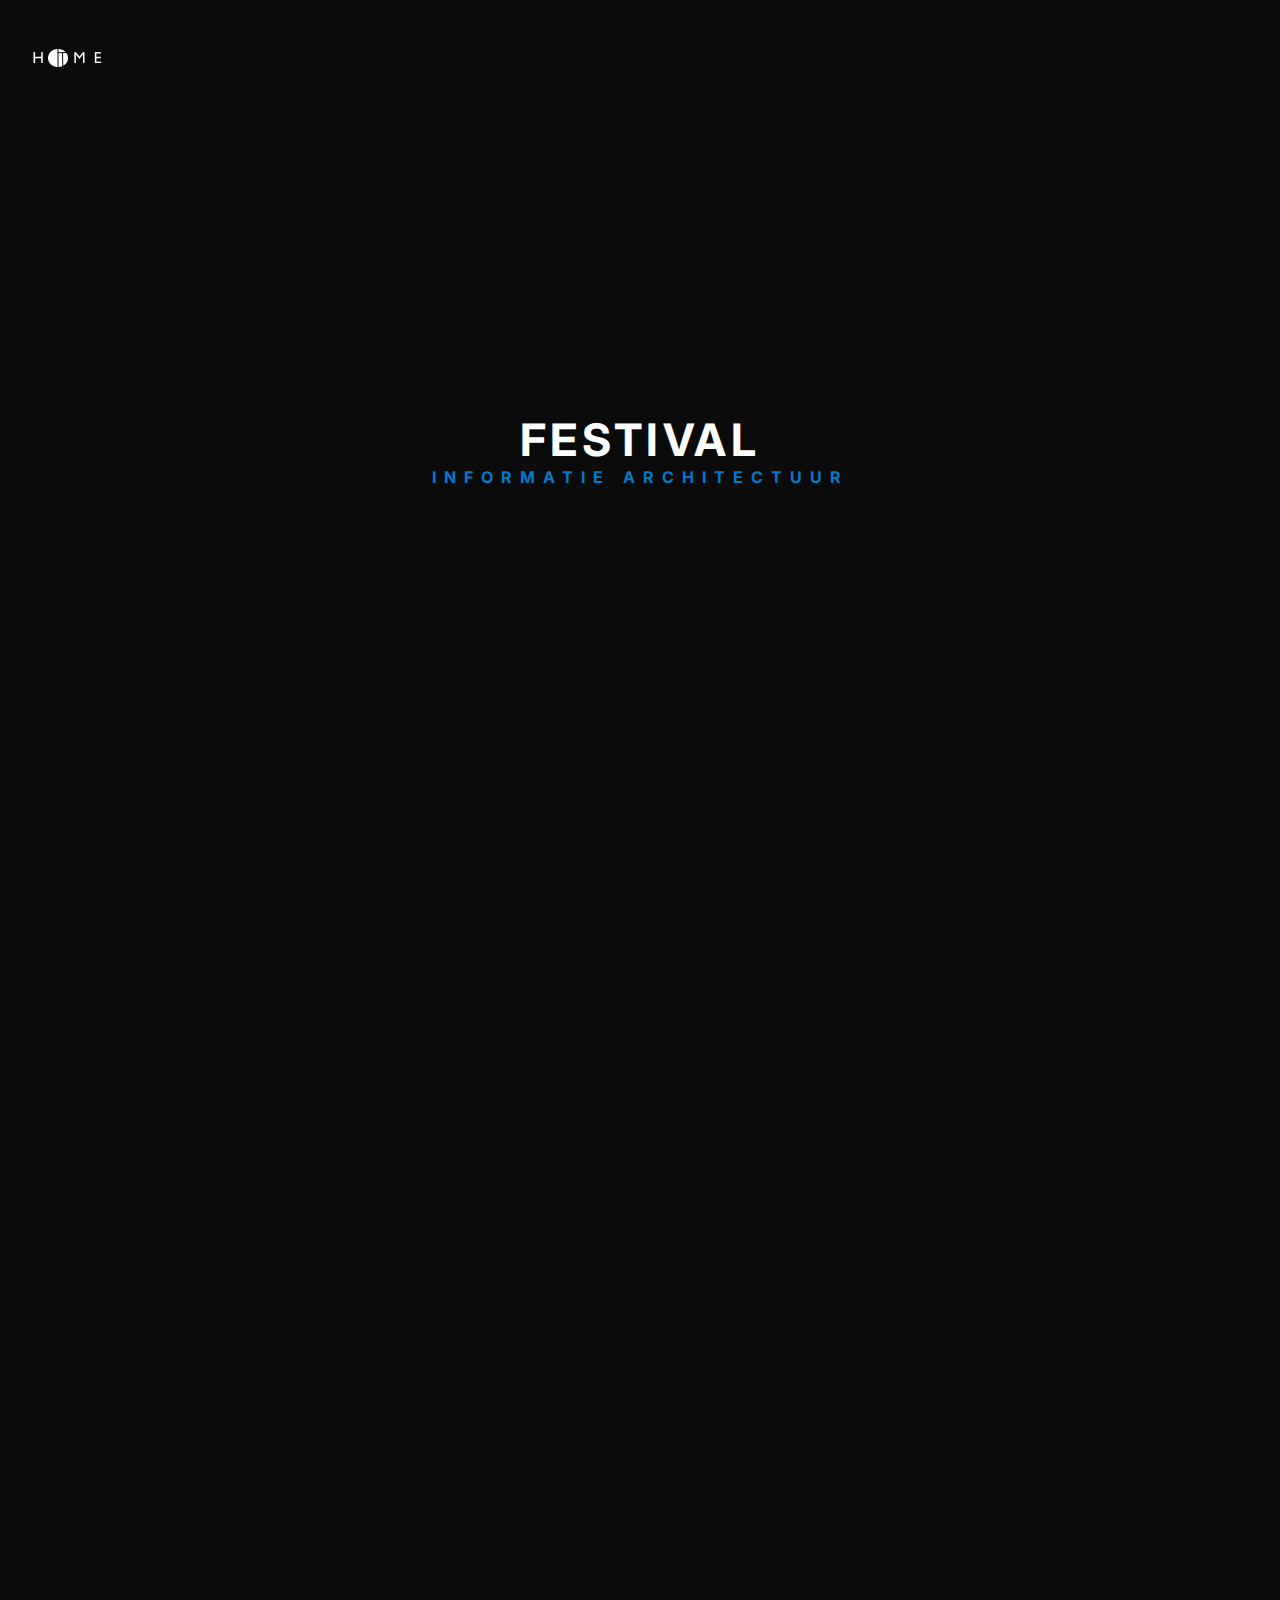
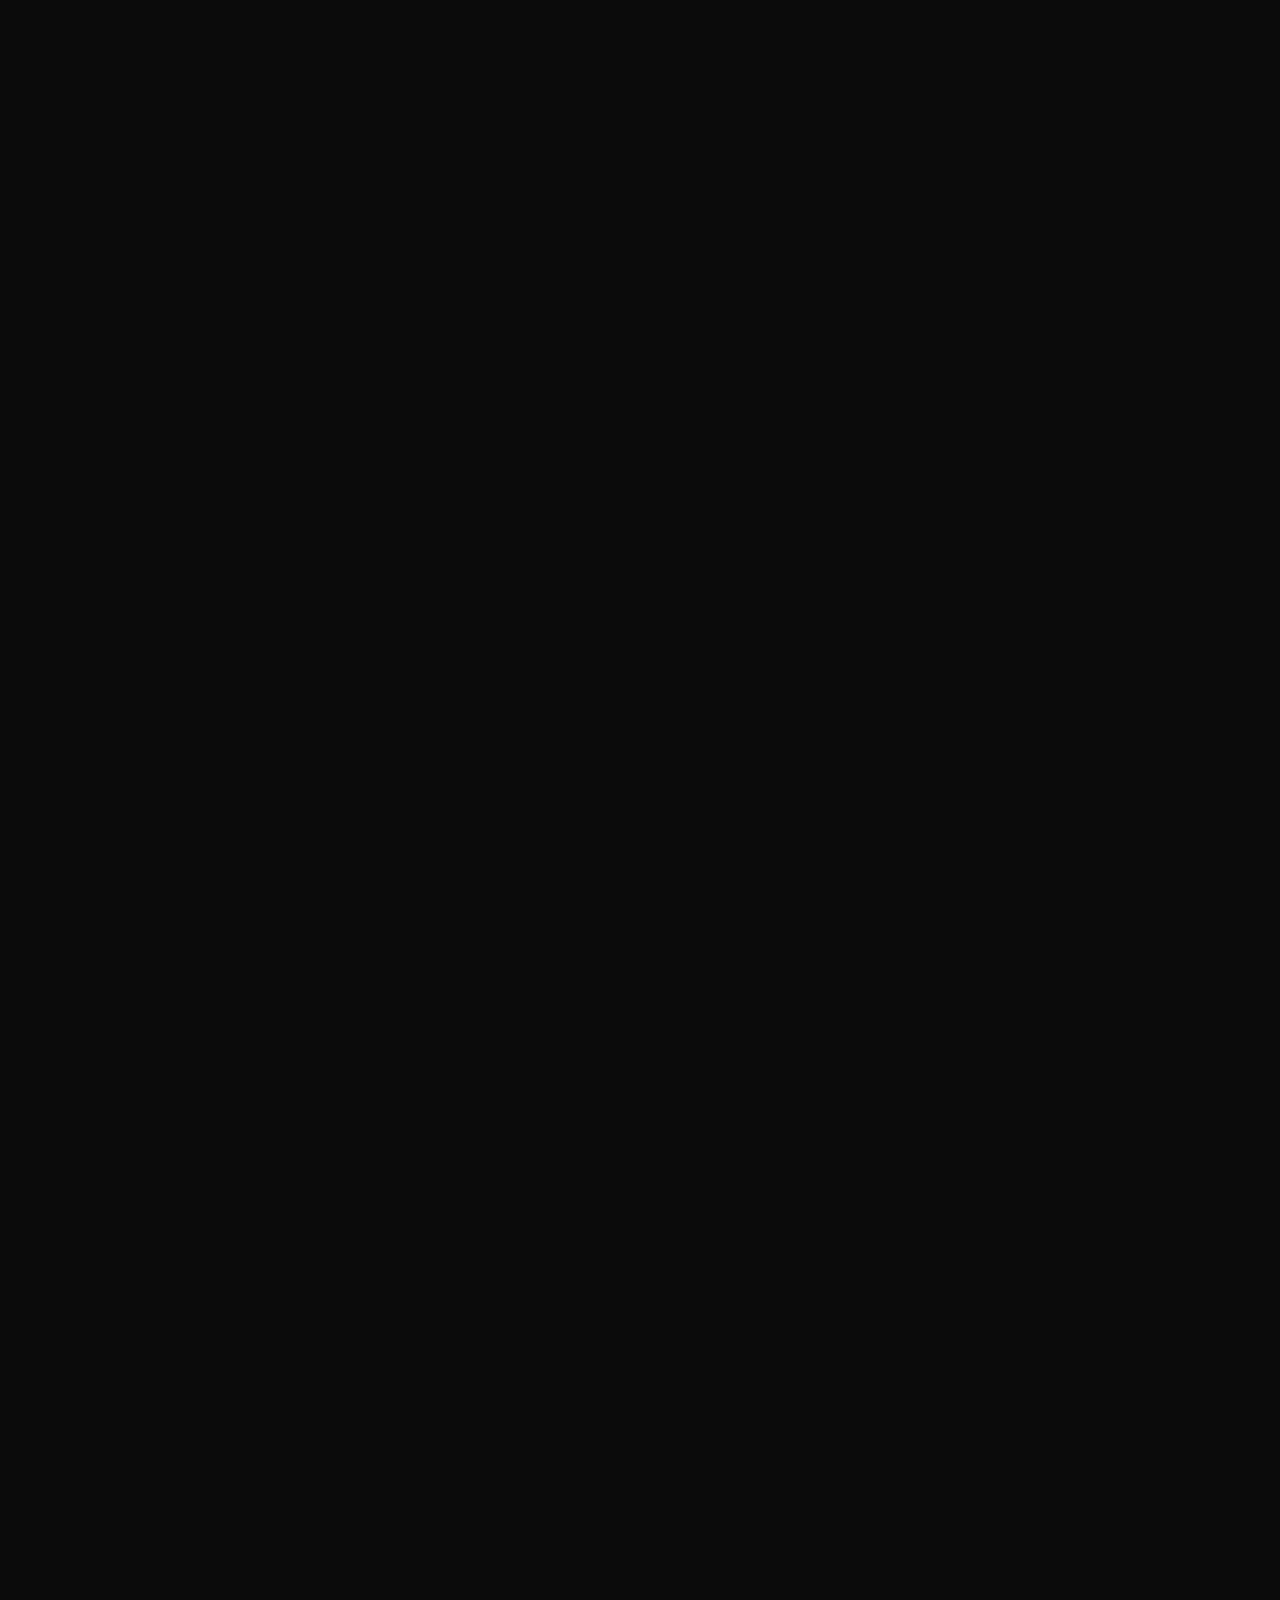
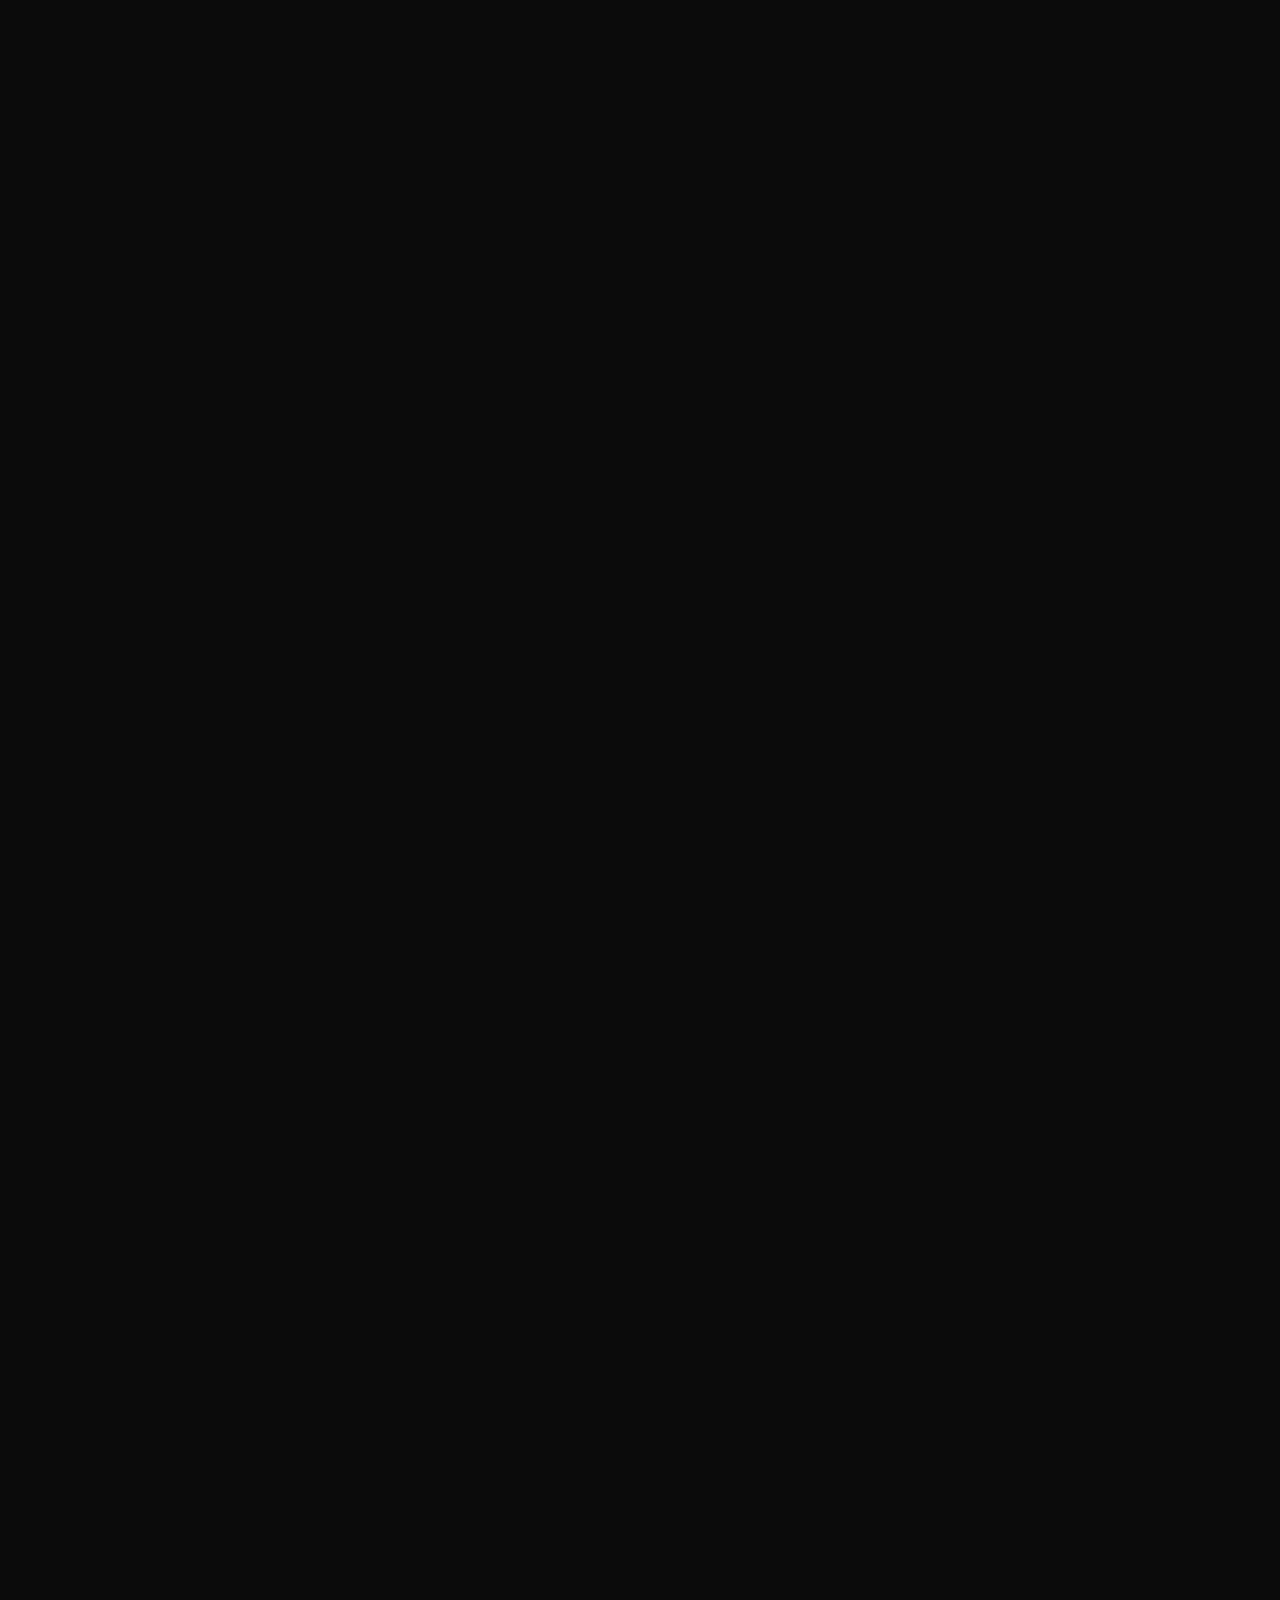
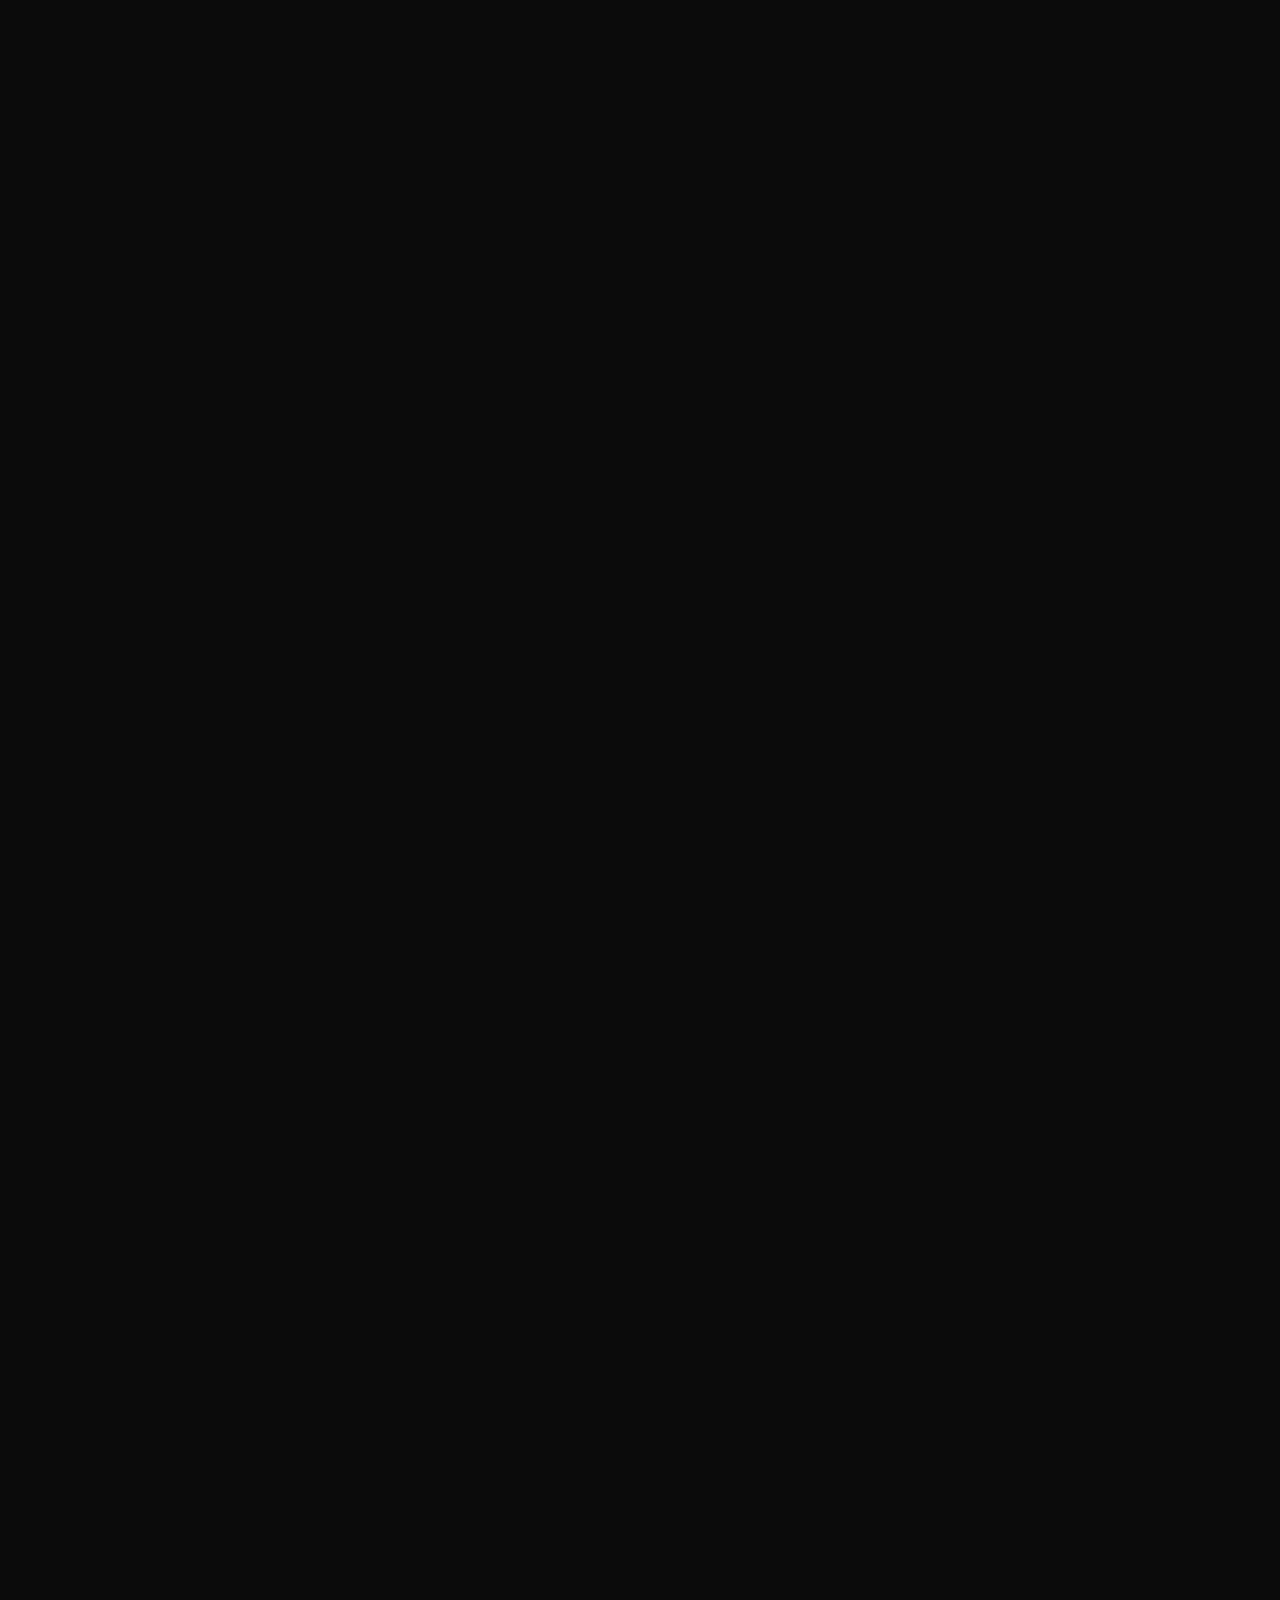
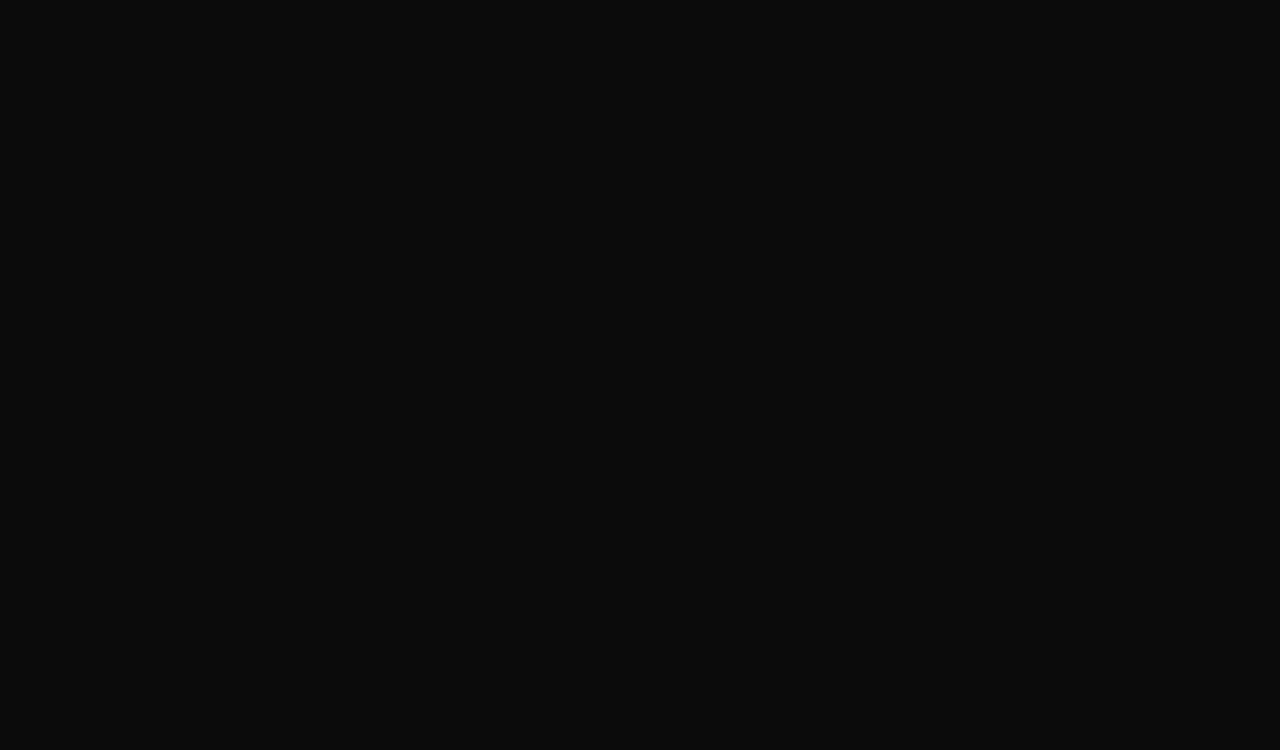
<file: festival.html>
<!DOCTYPE html>
<html lang="en">
<head>
    <meta charset="UTF-8">
    <meta http-equiv="X-UA-Compatible" content="IE=edge">
    <meta name="viewport" content="width=device-width, initial-scale=1.0">
    <title>Dex Twisk Portfolio</title>
    <link rel="stylesheet" href="style/style.css">
    <!--inter font-->
    <link rel="preconnect" href="https://fonts.googleapis.com">
    <link rel="preconnect" href="https://fonts.gstatic.com" crossorigin>
    <link href="https://fonts.googleapis.com/css2?family=Inter:wght@400;700;900&display=swap" rel="stylesheet"> 
</head>
<body>
    <header>
        <div class="logo">
            <a href="index.html">
                <img src="images/homelogo.png" alt="">
                <img class="image-overlay" src="images/homelogoHover.png" alt="">
            </a>
        </div>
        <nav class="navbar">
            <div class="hamburger-menu">
                <div class="line line-1"></div>
                <div class="line line-2"></div>
                <div class="line line-3"></div>
            </div>
            <ul nav-list>
                <li class="nav-item">
                    <a class="nav-link" href="index.html">work</a>
                </li>
                <li class="nav-item">
                    <a class="nav-link" href="specs.html">specs</a>
                </li>
                <li class="nav-item">
                    <a class="nav-link" href="specialties.html">specialties</a>
                </li>
            </ul>
        </nav>
    </header>
    <main class="festival-main work">
        <!--main section 1 intro-->
        <section>
            <h1>FESTIVAL</h1>
            <h2>INFORMATIE ARCHITECTUUR</h2>
        </section>
        <!--main section 2-->
        <section>
            <div class="wrap-content">
                <h3 class="fade-in">WAT IK HEB GEBRUIKT</h3>
                <ul class="content">
                    <li class="fade-in">FLOWCHART</li>
                    <li class="fade-in">WIREFRAMES</li>
                    <li class="fade-in">SITEMAP</li>
                    <li class="fade-in">EXACT ORGANISATIESCHEMA</li>
                    <li class="fade-in">AMBIGUE ORGANISATIESCHEMA</li>
                    <li class="fade-in">TOP-DOWN INFORMATIE ARCHITECTUUR</li>
                    <li class="fade-in">BOTTUM-UP INFORMATIE ARCHITECTUUR</li>
                    <li class="fade-in">ZOEKSTRATEGIE</li>
                    <li class="fade-in">CONTEXT</li>
                </ul>
            </div>
            <div class="wrap move-left">
                <h4>FLOWCHART</h4>
                <img src="images/Flowchart1Image.png" alt="">
                <h4>FLOWCHART 2</h4>
                <img src="images/Flowchart2Image.png" alt="">
            </div>
        </section>
        <!--main section 3-->
        <section class="container">
            <p class="move-right">De opdracht was om een informatie architectuur voor een fictief festival te maken. Een bepaald aantal content werd hier voor geleverd wat in de website moest komen.
            </p>
            <img class="move-left" src="images/FestivalEclipse.png" alt="">
        </section>
        <!--main section 4-->
        <section class="container">
            <h3 class="fade-in">SITEMAP</h3>
            <img class="fade-in" src="images/SitemapImage.png" alt="">
        </section>
        <!--main section 5-->
        <!--maak het als een grid-->
        <section class="container">
            <h3 class="fade-in">WIREFRAME SCHETSEN DESKTOP</h3>
            <P class="fade-in">Als eindstap heb ik wireframes gemaakt en annotaties gemaakt aan de hand van de geleerde theorie.</P>
            <h3 class="fade-in">VOLLEDIG DOCUMENT</h3>
            <a class="fade-in" href="https://miro.com/app/board/o9J_lA_xlD4=/?share_link_id=711896130989" target="_blank">
                <button>MIRO</button>
            </a>
            <h4 class="fade-in">HOMEPAGINA</h4>
            <img class="fade-in" src="images/FestivalWireframeHomepagina.png" alt="">
            <h4 class="fade-in">ANNOTATIES</h4>
            <img class="fade-in" src="images/FestivalHomepaginaAnnotaties.png" alt="">
        </section>
        <section class="container">
            <img class="fade-in" src="images/FestivalFinalWork.png" alt="">
        </section>
    </main>
    <footer class="footer-work">
        <section class="fade-in">
            <div class="overlay">
                <a href="koffiemaas .html">
                    <img src="images/HomepaginaMaaasImage.png" alt="">
                </a>
                <h3>JOYDRIVE</h3>
            </div>
            <div class="overlay">
                <a href="lada.html">
                    <img src="images/HomepaginaLadaImage.png" alt="">
                </a>
                <h3>LADA</h3>
            </div>
            <div class="overlay">
                <a href="plogdedag.html">
                    <img src="images/HomepaginaplogdedagImage.png" alt="">
                </a>
                <h3>PLOG DE DAG</h3>
            </div>
        </section>
    </footer>
    <script src="script/script.js"></script>
</body>
</html>
</file>
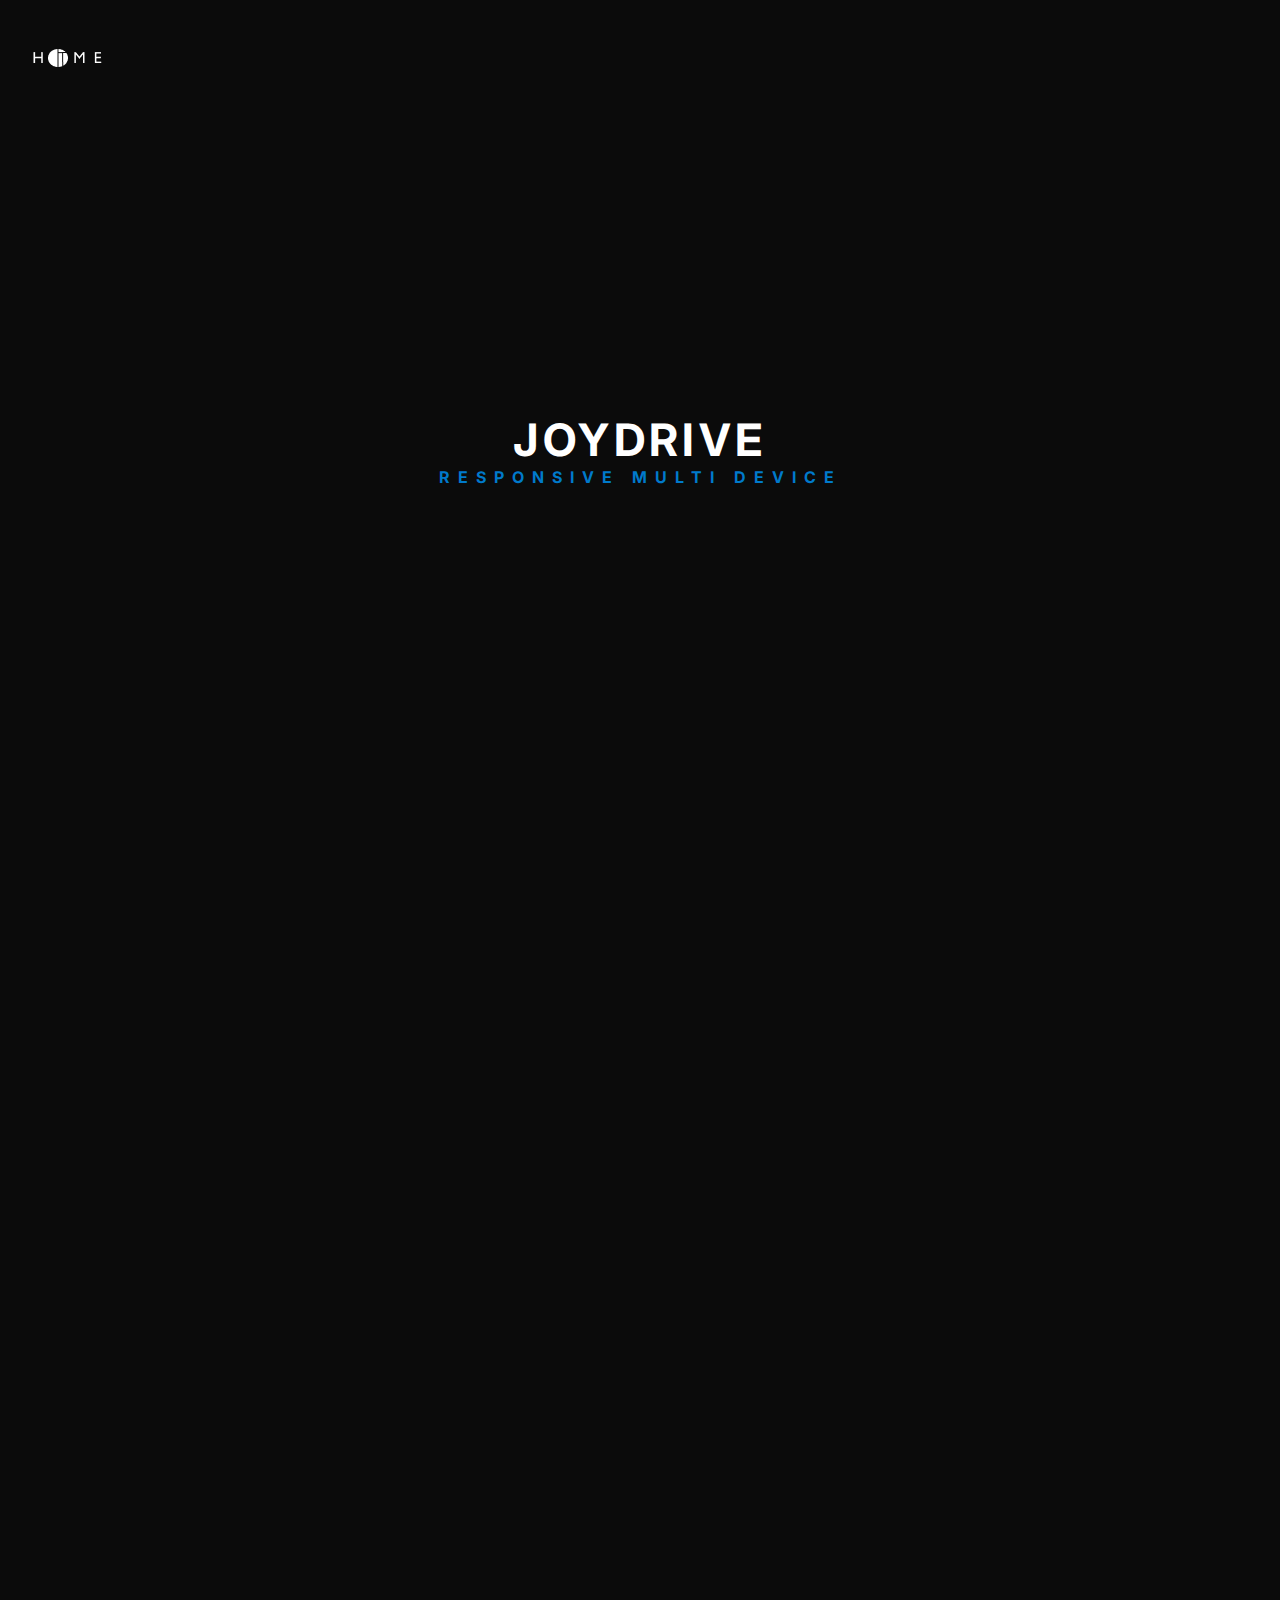
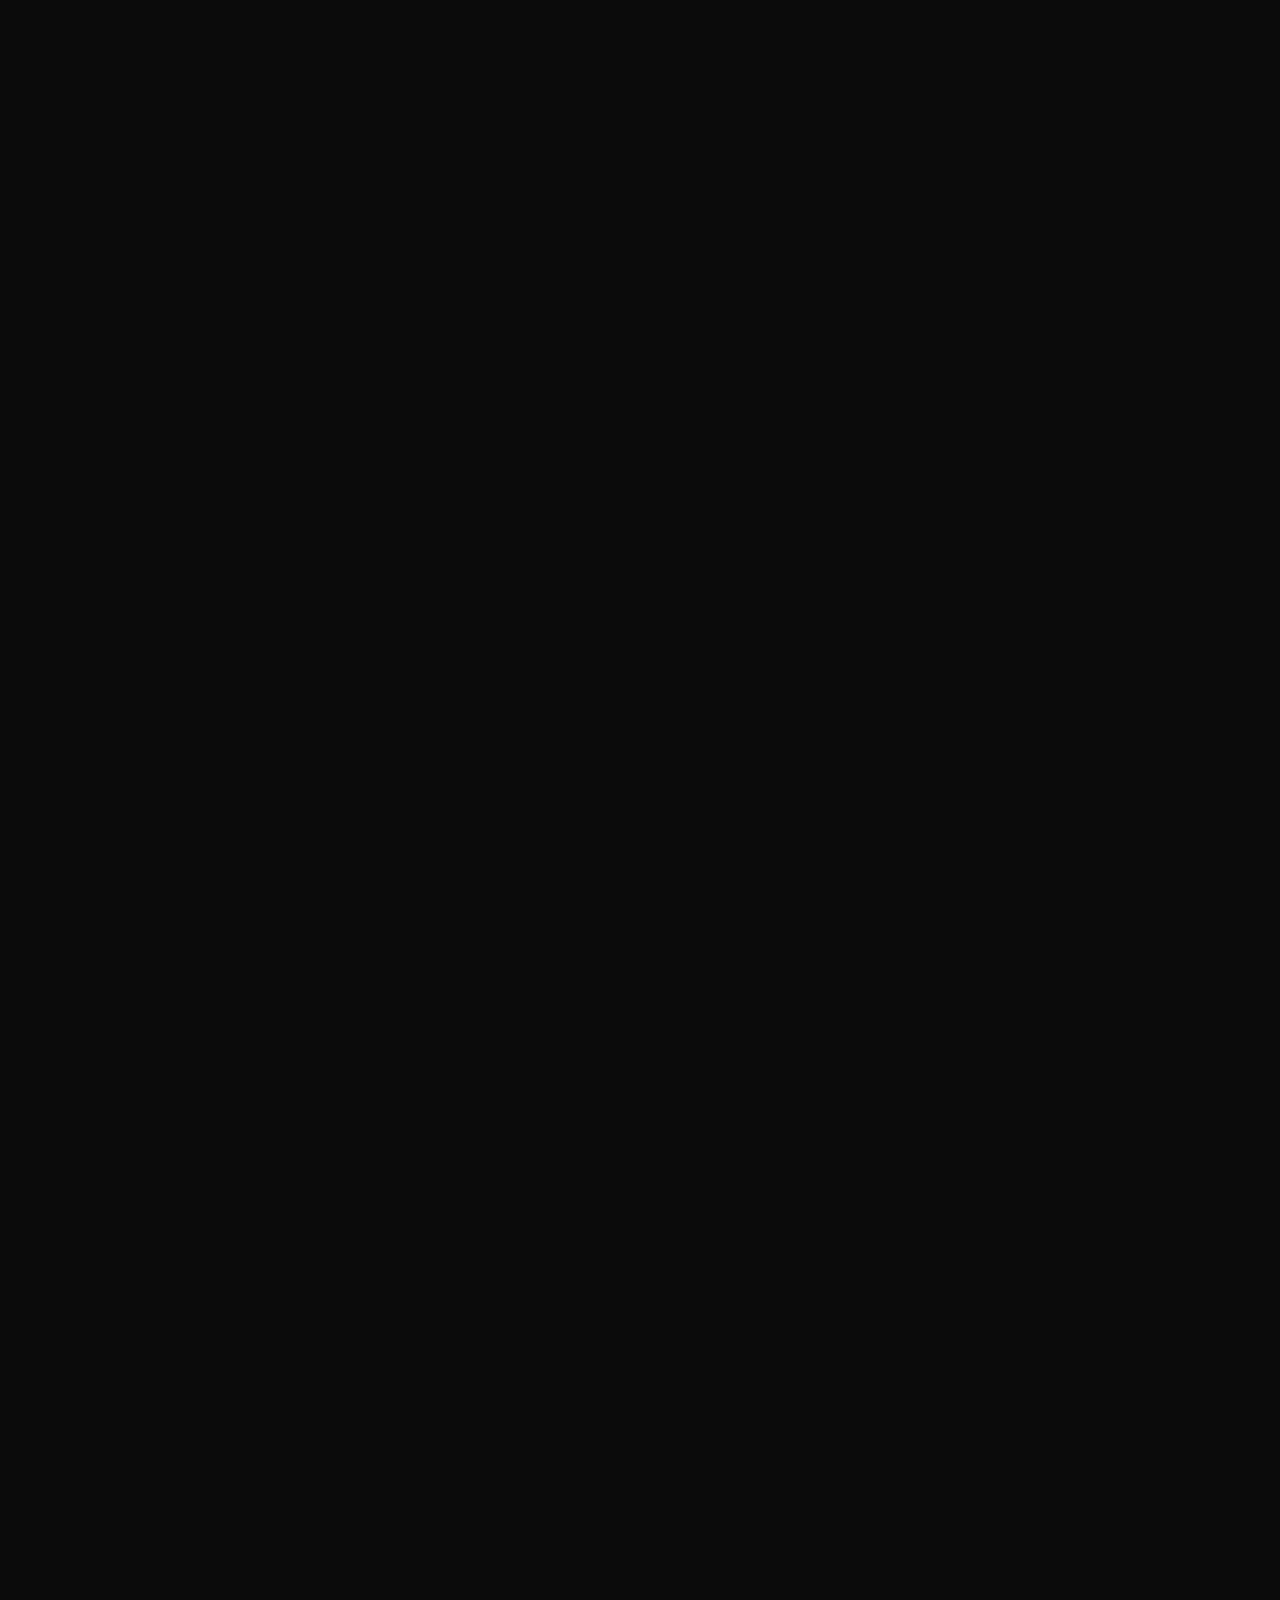
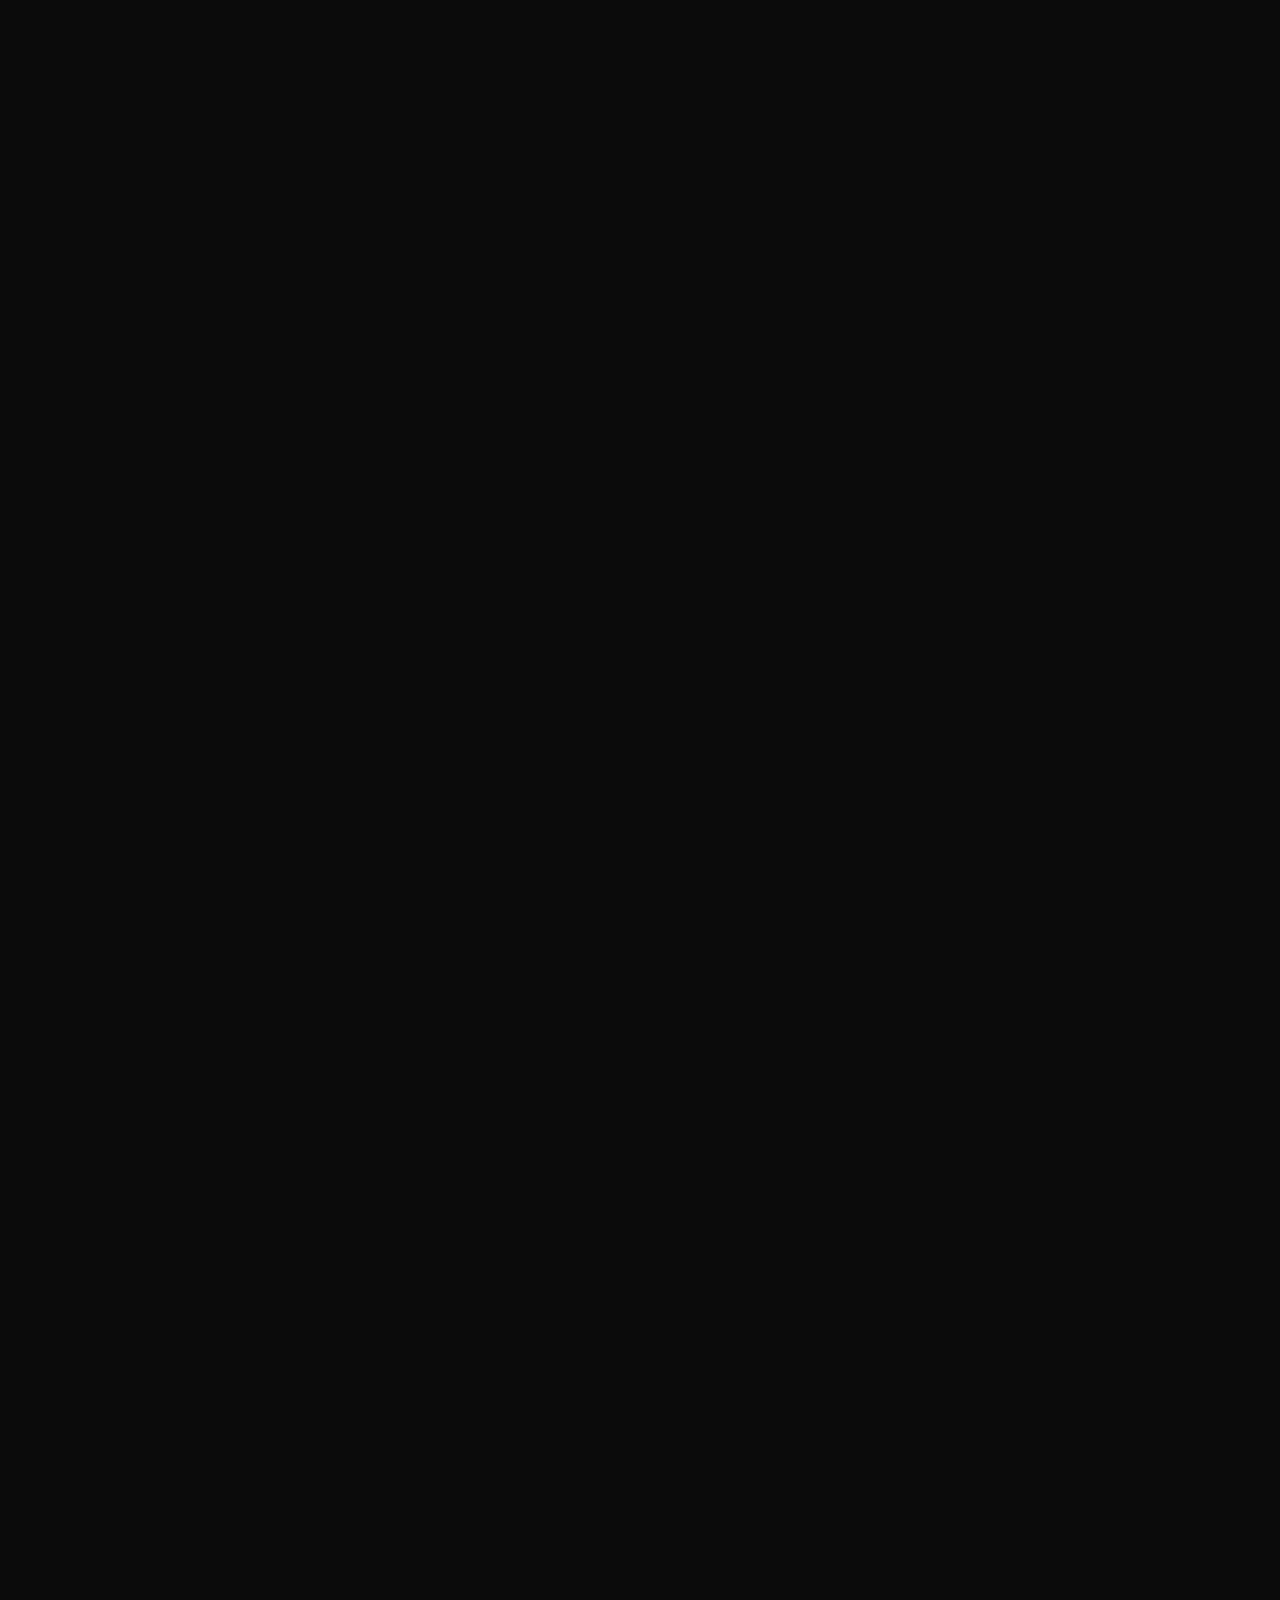
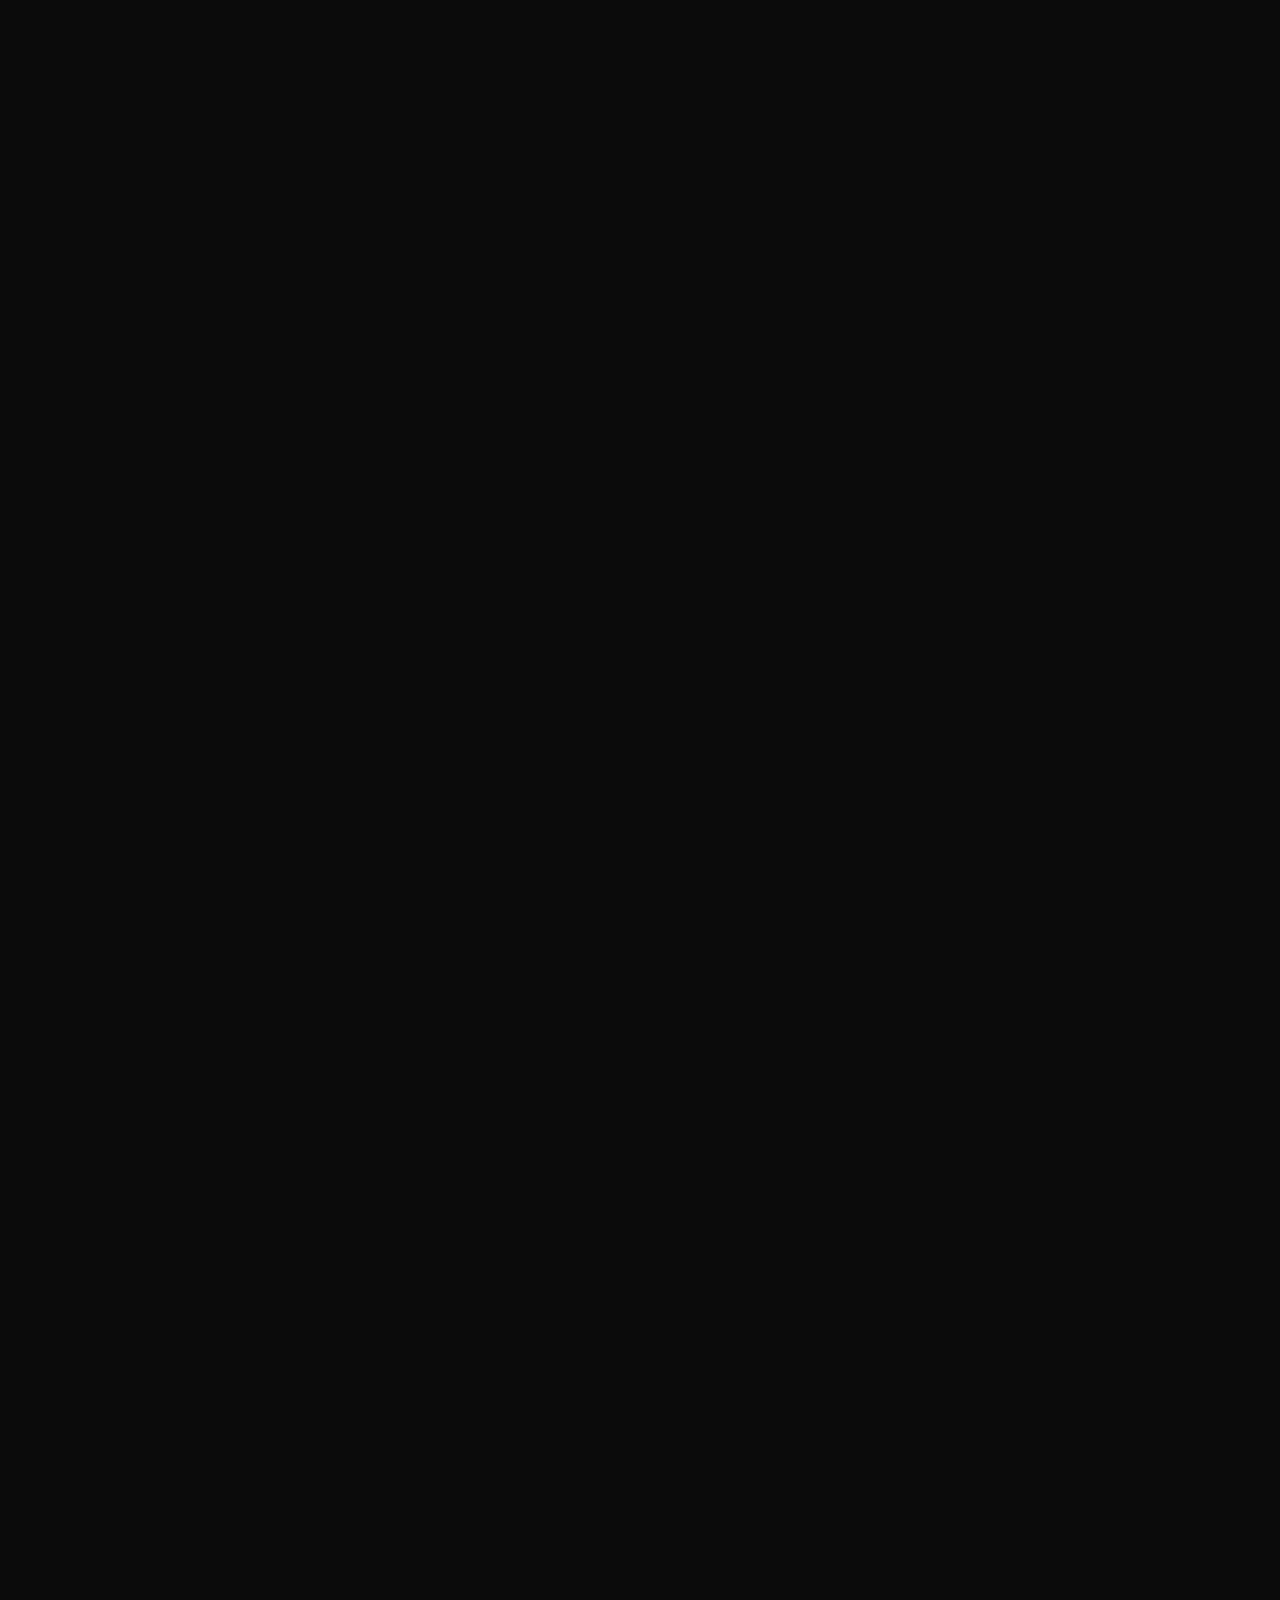
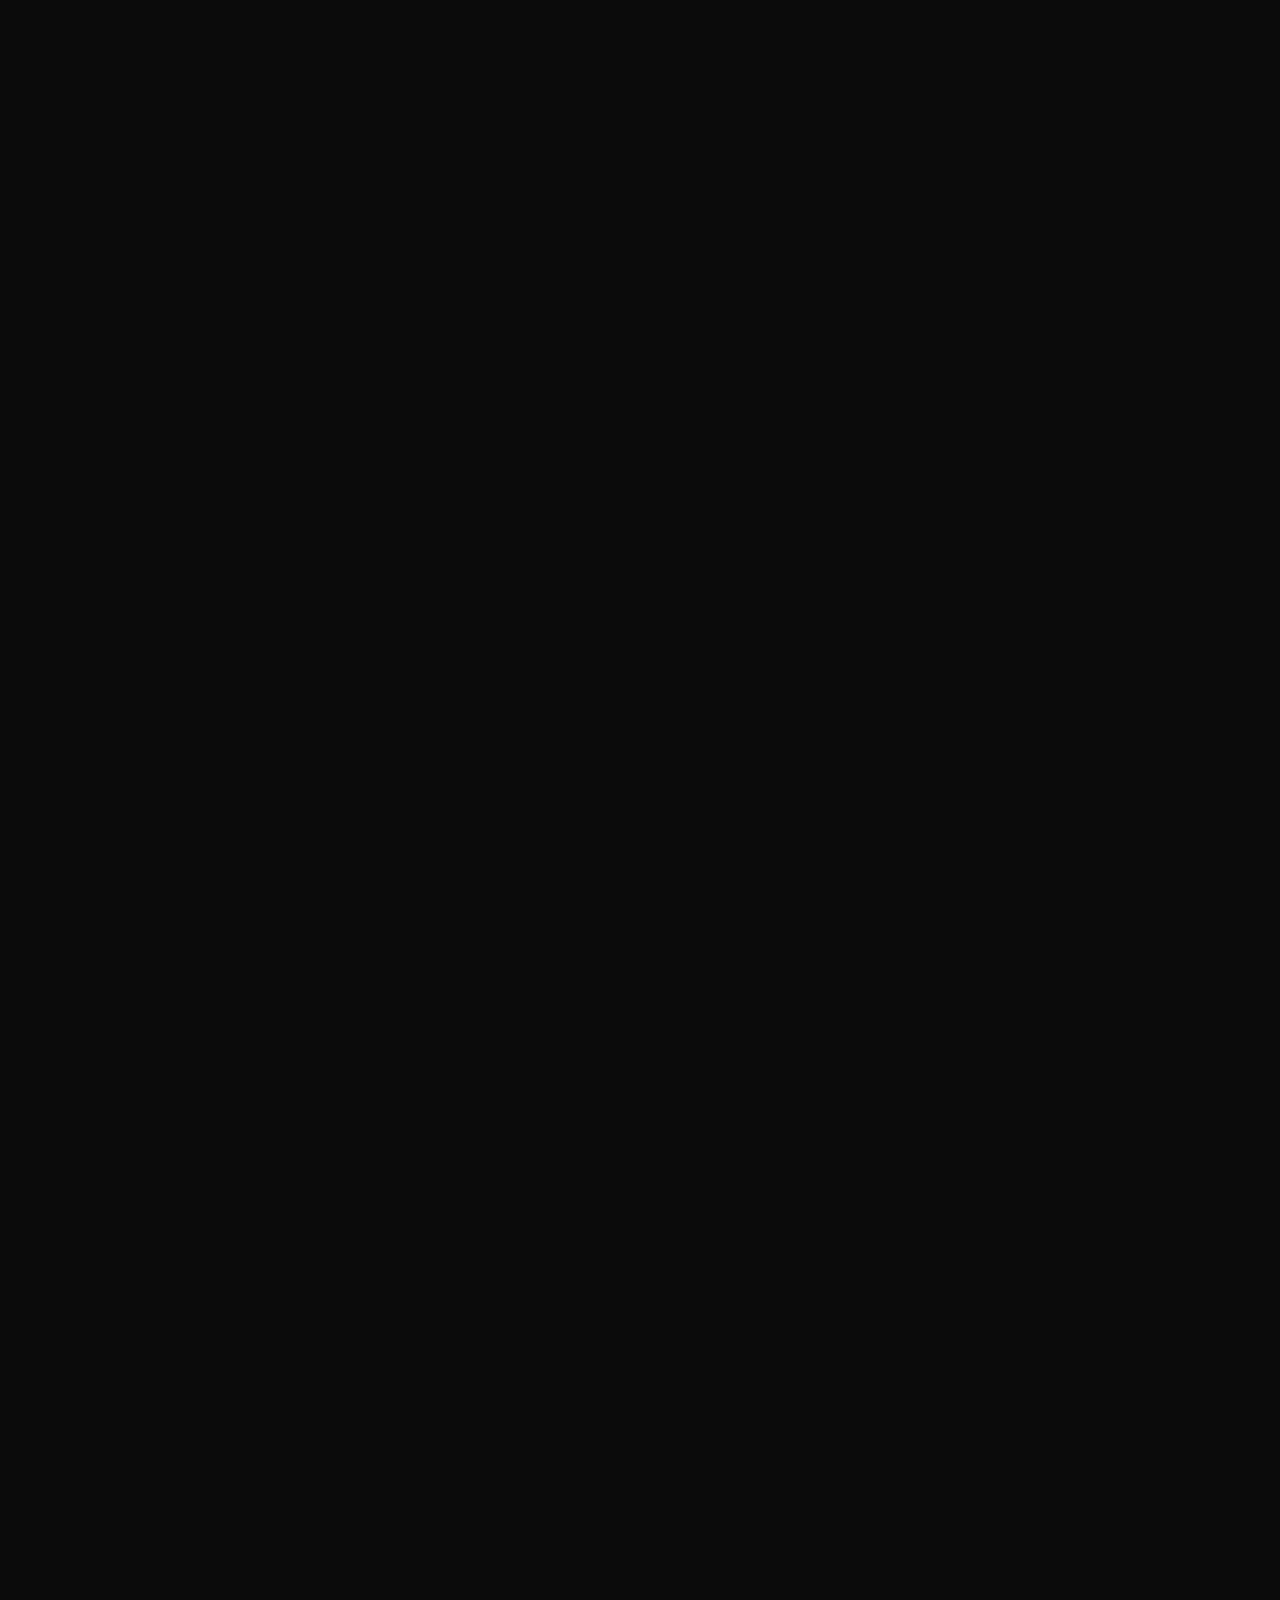
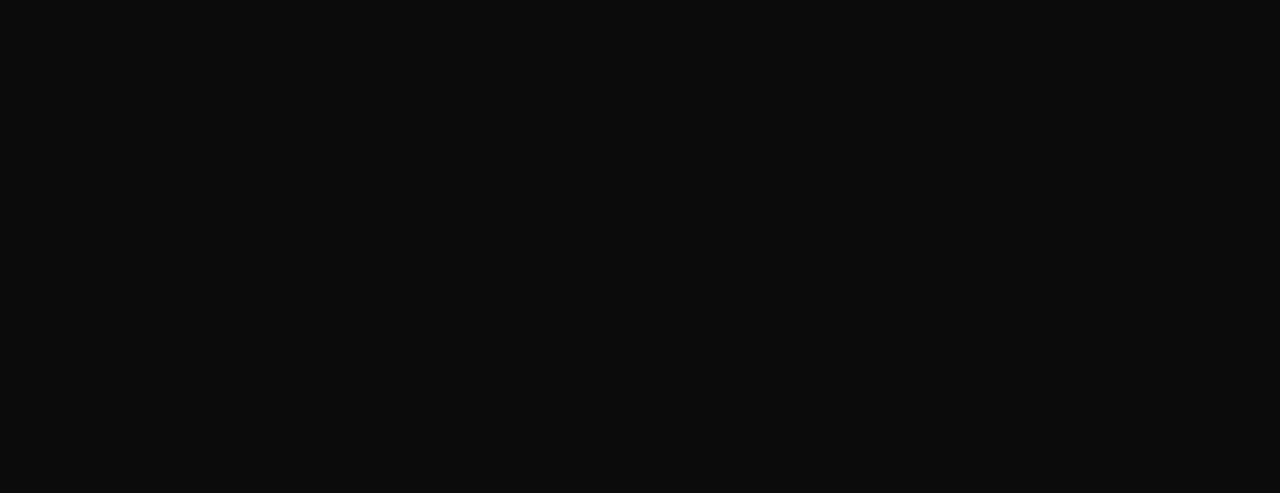
<file: joydrive.html>
<!DOCTYPE html>
<html lang="en">
<head>
    <meta charset="UTF-8">
    <meta http-equiv="X-UA-Compatible" content="IE=edge">
    <meta name="viewport" content="width=device-width, initial-scale=1.0">
    <title>Dex Twisk Portfolio</title>
    <link rel="stylesheet" href="style/style.css">
    <!--inter font-->
    <link rel="preconnect" href="https://fonts.googleapis.com">
    <link rel="preconnect" href="https://fonts.gstatic.com" crossorigin>
    <link href="https://fonts.googleapis.com/css2?family=Inter:wght@400;700;900&display=swap" rel="stylesheet"> 
</head>
<body>
    <header>
        <div class="logo">
            <a href="index.html">
                <img src="images/homelogo.png" alt="">
                <img class="image-overlay" src="images/homelogoHover.png" alt="">
            </a>
        </div>
        <nav class="navbar">
            <div class="hamburger-menu">
                <div class="line line-1"></div>
                <div class="line line-2"></div>
                <div class="line line-3"></div>
            </div>
            <ul nav-list>
                <li class="nav-item">
                    <a class="nav-link" href="index.html">work</a>
                </li>
                <li class="nav-item">
                    <a class="nav-link" href="specs.html">specs</a>
                </li>
                <li class="nav-item">
                    <a class="nav-link" href="specialties.html">specialties</a>
                </li>
            </ul>
        </nav>
    </header>
    <main class="joydrive-main work">
        <!--main section 1 intro-->
        <section>
            <h1>JOYDRIVE</h1>
            <h2>RESPONSIVE MULTI DEVICE</h2>
        </section>
        <!--main section 2-->
        <section>
            <div class="wrap-content">
                <h3 class="fade-in">WAT IK HEB GEBRUIKT</h3>
                <ul class="content">
                    <li class="fade-in">SCENARIO</li>
                    <li class="fade-in">DOELEN & BEHOEFTEN</li>
                    <li class="fade-in">MUST HAVES & NIVE TO HAVE</li>
                    <li class="fade-in">JOB STORIES</li>
                    <li class="fade-in">SCREEN FLOW & WIREFLOW</li>
                    <li class="fade-in">D.E.T.A.I.L.S</li>
                    <li class="fade-in">DESIGN CRITIQUE</li>
                </ul>
            </div>
            <div class="wrap move-left">
                <img src="images/JoydriveFinalWorkImage.png" alt="">
                <a href="https://miro.com/welcomeonboard/M3lRWkM3THpaR3VtTzJPRmllTGt0bHRNSWxuY2dHOGhuTkxWRFdNdUhQbGttWVVFTG9rYjhBbHlDUGVybXFjUXwzMDc0NDU3MzU3NzA1MzI5MzUxfDI=?share_link_id=28593741975" target="_blank">
                    <button>EINDPRODUCT</button>
                </a>
            </div>
        </section>
        <!--main section 3-->
        <section class="container">
            <p class="move-right">Een Responive Multi Media Design voor browser, mobiel en de interface in je auto waarbij je een rijd route kan generen of zelf creëren om met je vrienden een leuk avontuur met de auto te kunnen hebben.
            </p>
            <img class="move-left" src="images/JoydriveEclipseImage.png" alt="">
        </section>
        <!--main section 4-->
        <section class="container">
            <h3 class="fade-in">WEEK 1</h3>
            <p class="fade-in">In week 1 ben ik begonnen met ideeën te bedenken om tot een concept te  komen. Dit deed ik doormiddel van een ideegeneratie, scenario's en job stories.</p>
            <img src="images/JoydriveIdeeengeneratieImage.png" alt="" class="fade-in">
        </section>
        <!--main section 5-->
        <section class="container">
            <div class="joydrive-container">
                <div class="move-right">
                    <h3>SCENARIO</h3>
                    <h4>Doelen</h4>
                    <ul>
                        <li>avond rijden met vrienden</li>
                        <li>relaxte route en spannende route rijden</li>
                        <li>van 7 tot 12 rijden</li>
                        <li>ronde route die zorgt dat je weer thuis komt</li>
                    </ul>
                    <h4>Behoeften</h4>
                    <ul>
                        <li>De route moet langs zijn vrienden gaan</li>
                        <li>goedkope tankstation op de route</li>
                        <li>navigatie route op mobiel</li>
                        <li>goede parkeerplaatsen voor pauzes</li>
                        <li>restaurants op de route</li>
                        <li>lokatie weten van de gebruiker om route vanaf huis te kunnen creëeren.</li>
                    </ul>
                    <button class="btn-open">VOLLEDIGE SCENARIO</button>
                </div>
                <div class="move-left">
                    <h3>JOB STORIES</h3>
                    <p>
                        <span>Wanneer</span> ik maar een avond de tijd heb en een relaxt rondje wil rijden met vrienden, <span>wil ik</span> bepalen hoelang de route is en wat de intensiviteit is van de wegen, <span>zodat</span> ik op tijd thuis kom met een relaxte avond achter de rug.
                    </p>
                    <p>
                        <span>Wanneer</span> ik met me vrienden naar een random locatie wil rijden met een avontuurlijk route door mooie omgevingen. <span>wil ik</span> een route krijgen door een mooie omgeving met een avontuurlijke route naar een random locatie, <span>zodat</span> ik een avontuurlijke rit heb met me vrienden.
                    </p>
                    <p>
                        <span>Wanneer</span> ik een een avond wil rijden zonder problemen, <span>wil ik</span>  pauzes kunnen inlassen om te tanken of eten en de route makkelijk kunnen navigeren, <span>zodat</span>  ik geen problemen krijg gedurende mijn reis.
                    </p>
                </div>
            </div>
            <div class="modal">
                <div class="modal-content">
                <h3>SCENARIO</h3>
                    <p>
                            Rick van 20 wil met zijn vrienden een avondje rijden rondom Amsterdam. Hij wilt een relaxte route, maar ook wat spanning.
                    </p>
                    <p>
                            Voordat zijn reis begint moet hij een route weten die hij wilt afleggen. Deze route moet er ook voor zorgen dat hij langs zijn vrienden komt om hun op te halen. De route moet er ook weer voor zorgen dat hij weer terug thuis komt.
                    </p>
                    <p>
                            Rick wilt weg gaan rond 7 en weer terug zijn rond 12 daarnaast heeft hij nog een derde tank aan benzine en moet  de route een tankstation hebben die niet al te duur is kwa prijs.
                    </p>
                    <p>
                            Er word een route gegenereerd. Op de route geeft hij rustige wegen aan met stoplichten waar hij kan optrekken voor de spanning. Rick stelt de route in op zijn mobiel/auto interface. Nadat hij en zijn vrienden twee uur hebben gereden wilt Rick even stoppen voor een pauze. Op de route moeten goede parkeerplaatsen worden aangegeven waar hij even kan stoppen en relaxen met ze vrienden. Nadat ze een pauze hebben genomen van de weg krijgen ze honger en willen ze wat eten. De route heeft al van te voren etens lokatie aangegeven die op de route liggen. Nadat ze hebben gegeten vervolgen ze de route die uiteindelijk ze weer thuis brengt.
                    </p>
                    <button class="btn-close">CLOSE</button>
                </div>
            </div>
        </section>
        <!--main section 6-->
        <section class="fade-in container">
            <h3>WEEK 2</h3>
            <p>In week twee ben ik gaan kijken naar functionaliteiten die de job story's zouden kunnen oplossen. Ik ben toen gaan kijken naar digitale producten die deze oplossing gebruiken. Als laatste heb ik 3 screenflows voor deze oplossingen gemaakt.</p>
            <button >SCREENFLOW</button>
        </section>
        <!--main section 7-->
        <section class="container">
            <div class="joydrive-container">
                <h3 class="first-h3 move-right">JOB STORIES OPLOSSINGEN</h3>
                <div class="move-right">
                    <ul>
                        <li>route generen of zelf een route kunnen tekenen.</li>
                        <li>De route die je tekent laat het aantal km en tijd zien.</li>
                        <li>Filter op tijd. Je kan de het aantal uren instellen hoelang je wilt rijden.</li>
                        <li>Filter op  kilometers. Hierop zou je kunnen inschatten hoelang je ongeveer wilt rijden.</li>
                        <li>De route langs je vrienden door adressen van je contacten aan te geven zodat de route daarmee rekening mee houd.</li>
                    </ul>
                </div>
                <div class="move-right">
                    <ul>
                        <li>random route genereren met knop.</li>
                        <li>filter op gebieden natuurlijk/steden waardoor je zelf de avontuurlijkheid van je rit kan bepalen</li>
                        <li>tankstations op route laten zien of van te voren kunnen instellen.</li>
                        <li>etensgelegenheden op route laten zien of van te voren kunnen instellen.</li>
                        <li>Route op de navigatie van de auto interface.</li>
                    </ul>
                </div>
                <h3 class="move-left">FUNCTIONALITEITEN</h3>
                <div class="move-left">
                    <ul>
                        <li>1 Route genereren aan de hand van filters.</li>
                        <li>2 Route langs vrienden</li>
                        <li>3 Onderweg de route aan kunnen passen voor etensgelegenheden, parkeerplaatsen en tankstations</li>
                    </ul>
                    <h3>DIGITALE PRODUCTEN</h3>
                    <div>
                        <ul>
                            <li>CALIMATO</li>
                            <li>FOOTPATH</li>
                            <li>ANWB</li>
                        </ul>
                        <ul>
                            <li>APP</li>
                            <li>APP</li>
                            <li>WEB</li>
                        </ul>
                    </div>
                </div>
            </div>
        </section>
        <!--main section 8-->
        <section class="fade-in container">
            <h3>WEEK 3</h3>
            <p>In week 3 heb ik de opdracht D.E.T.A.L.S gedaan waarbij ik ontbrekende features heb bedacht en die heb ik toen weer verwerkt in wireframes.</p>
        </section>
        <section class="fade-in container">
            <h3>D.E.T.A.I.L.S</h3>
            <img src="images/JoydriveDetailsImage.png" alt="">
        </section>
    </main>
    <footer class="footer-work">
        <section class="fade-in">
            <div class="overlay">
                <a href="festival.html">
                    <img src="images/HomepaginaFestivalImage.png" alt="">
                    <h3>FESTIVAL</h3>
                </a>
            </div>
            <div class="overlay">
                <a href="koffiemaas.html">
                    <img src="images/HomepaginaMaaasImage.png" alt="">
                </a>
                <h3>MAAS</h3>
            </div>
            <div class="overlay">
                <a href="lada.html">
                    <img src="images/HomepaginaLadaImage.png" alt="">
                </a>
                <h3>LADA</h3>
            </div>
        </section>
    </footer>
    <script src="script/joydrive.js"></script>
</body>
</html>
</file>
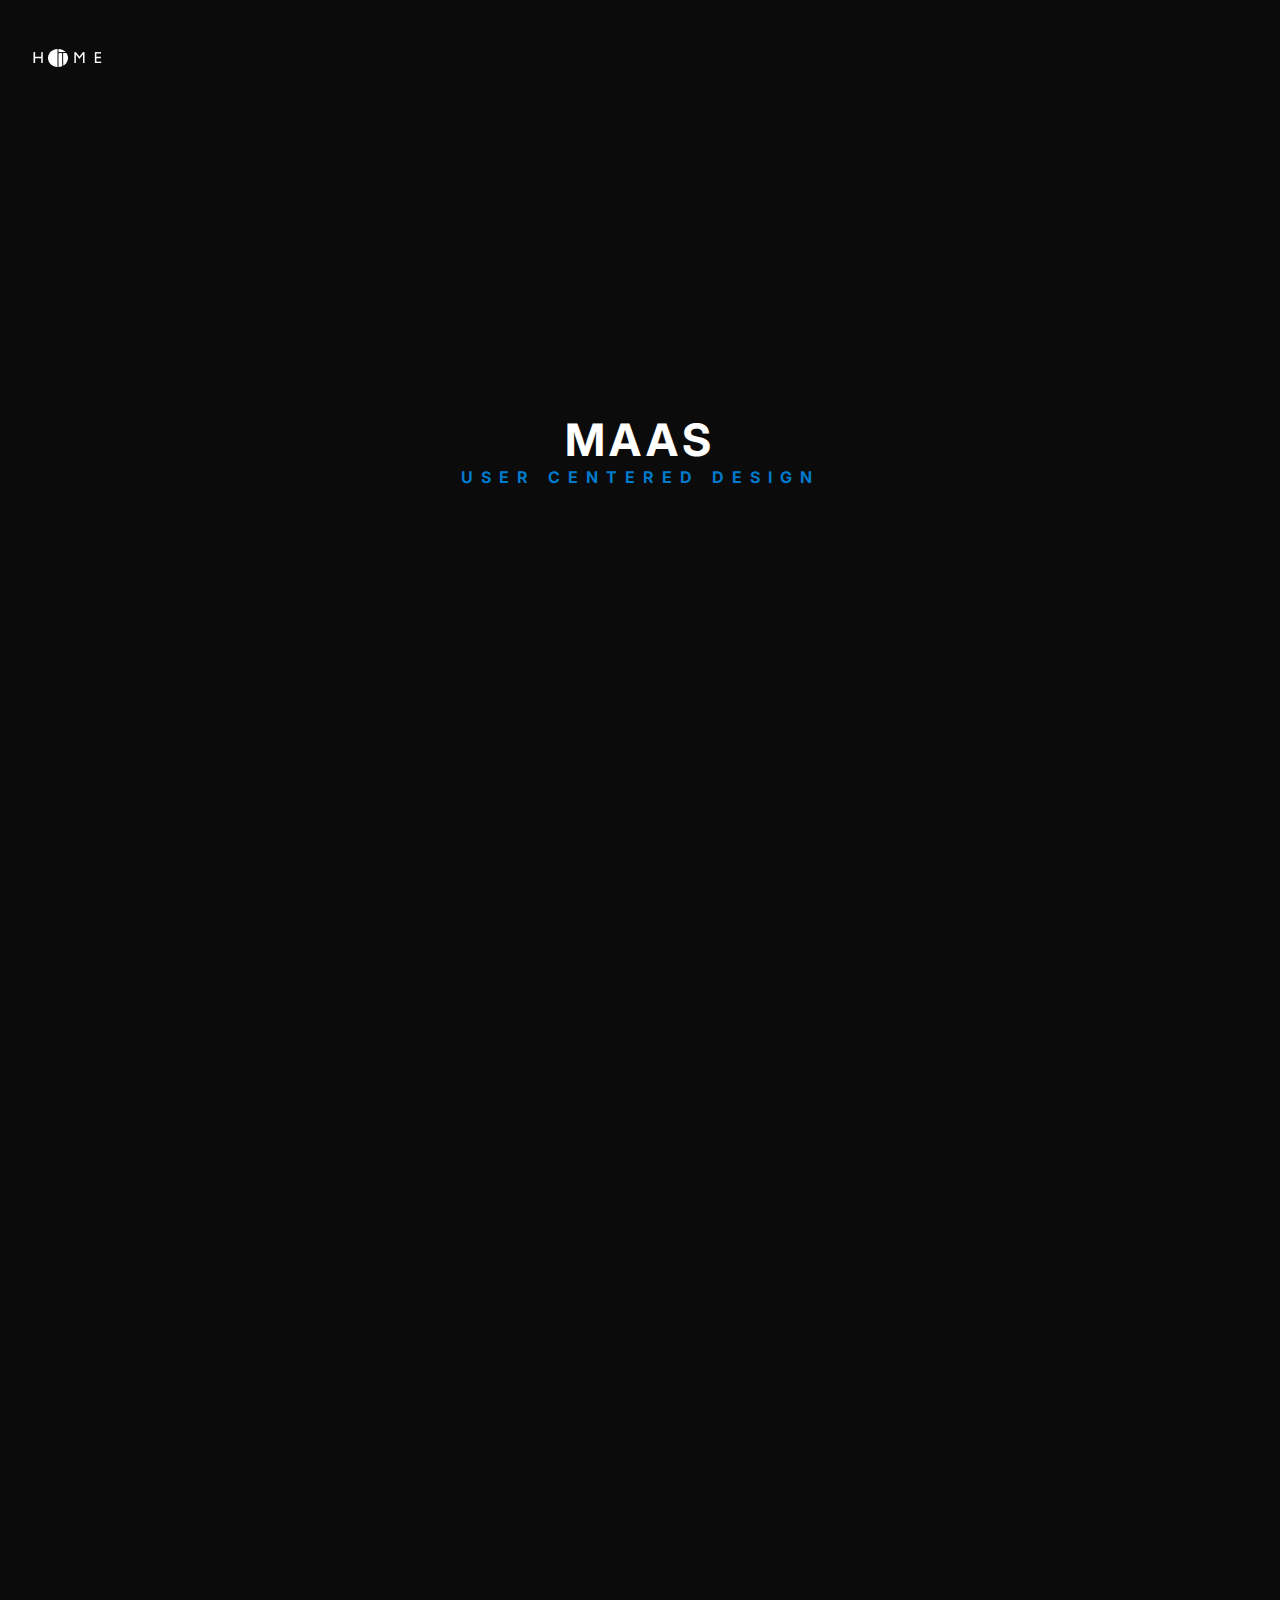
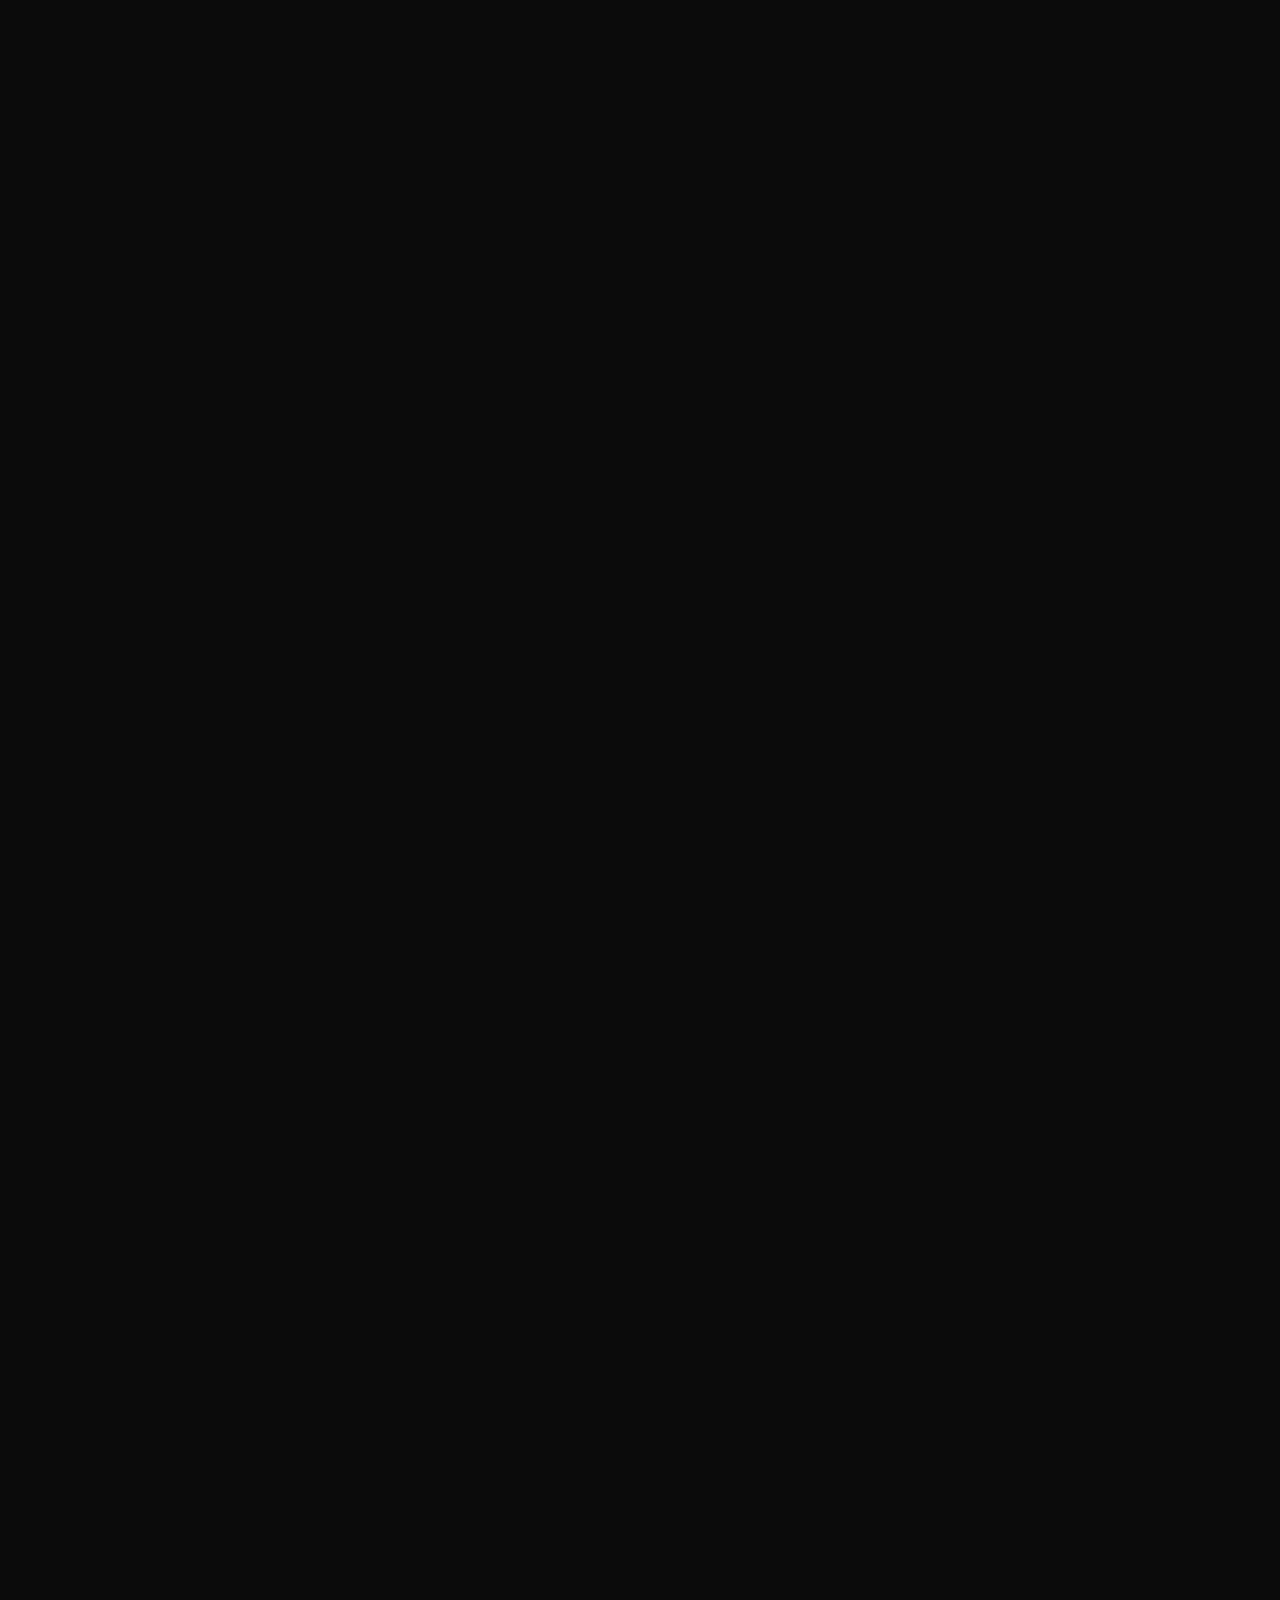
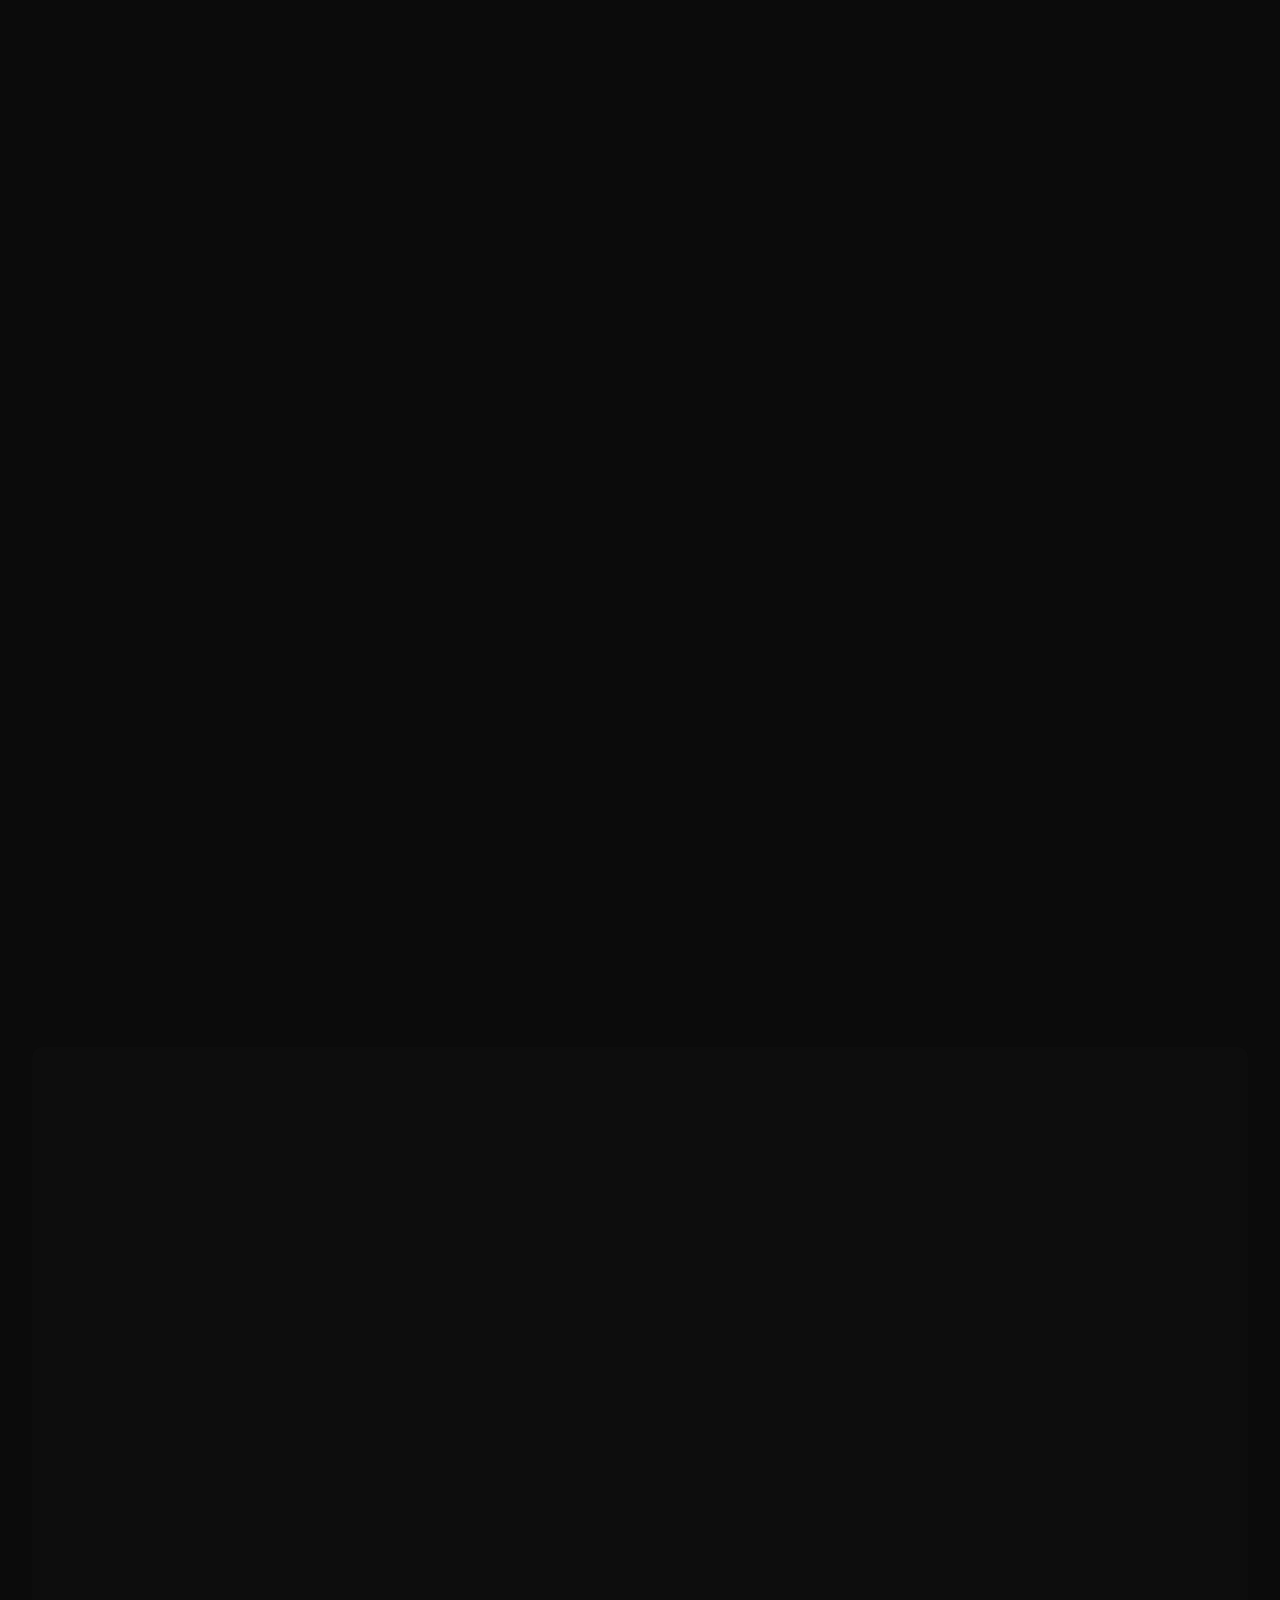
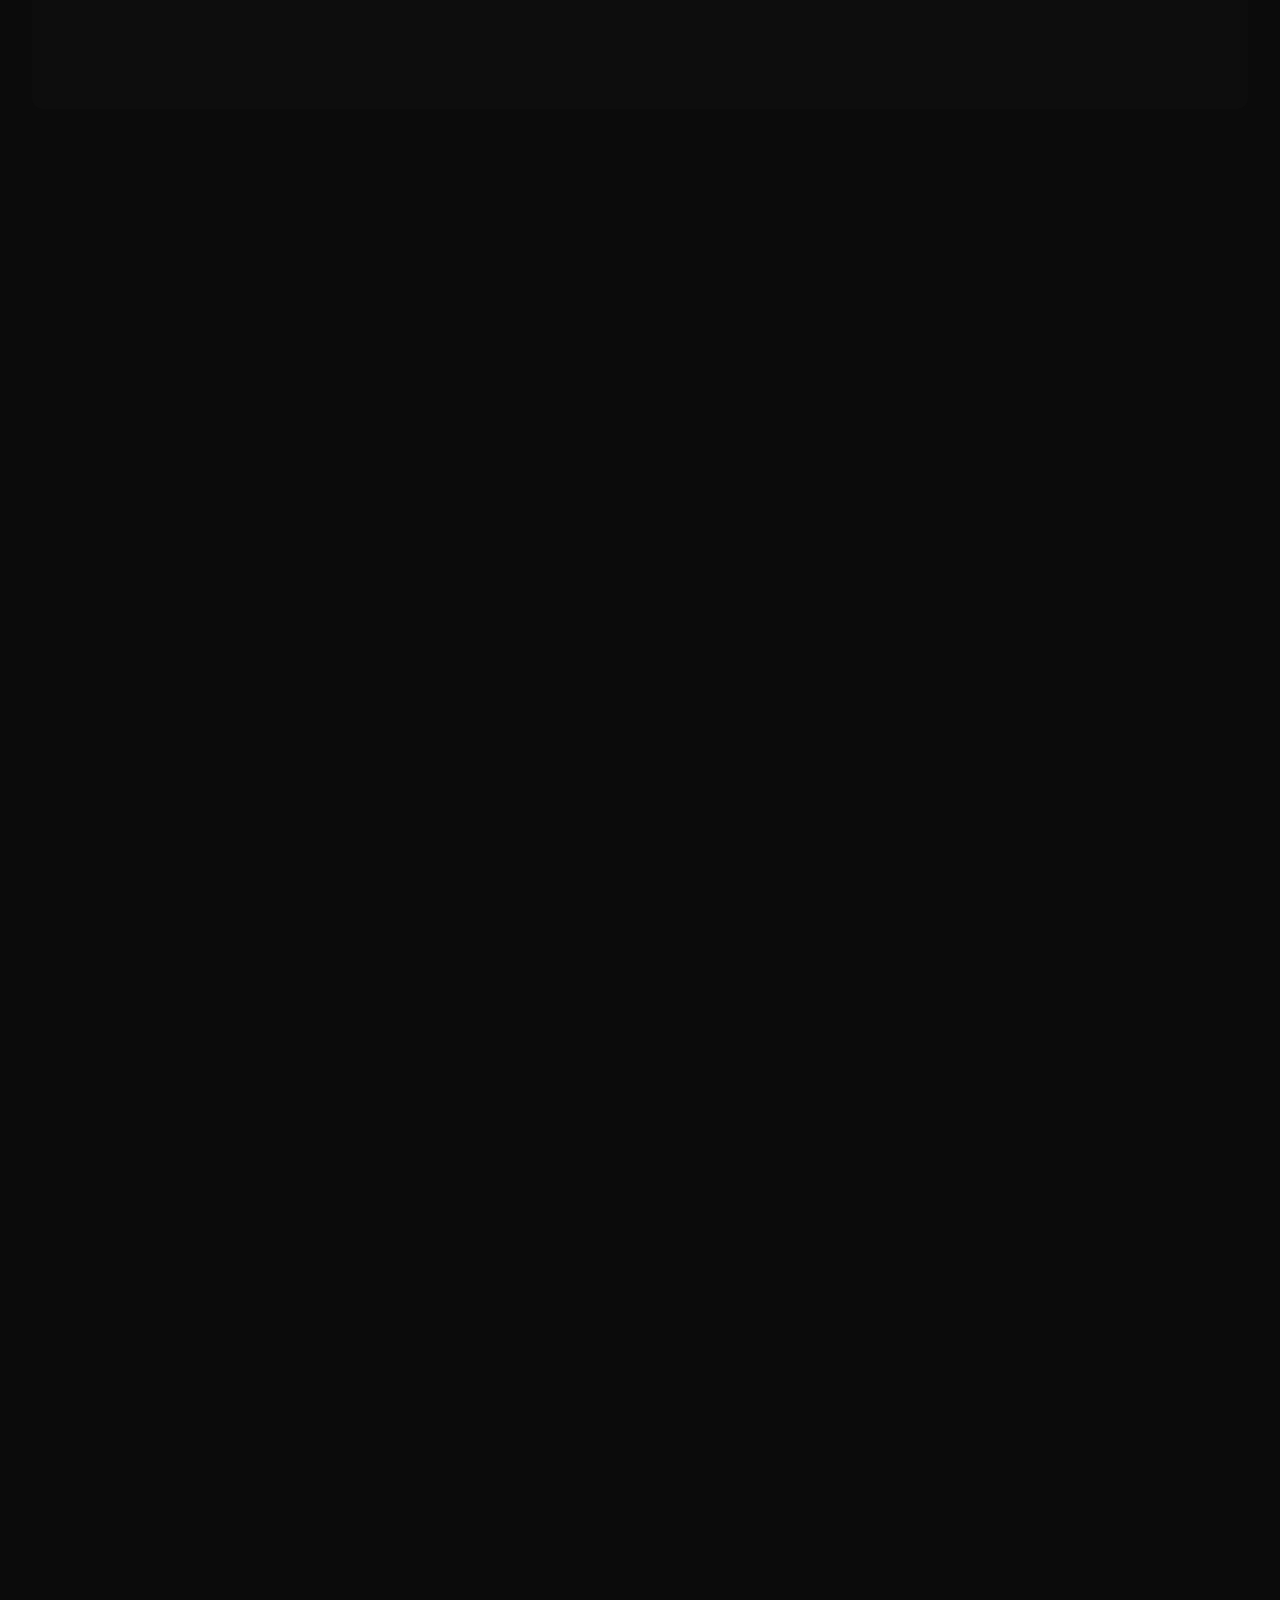
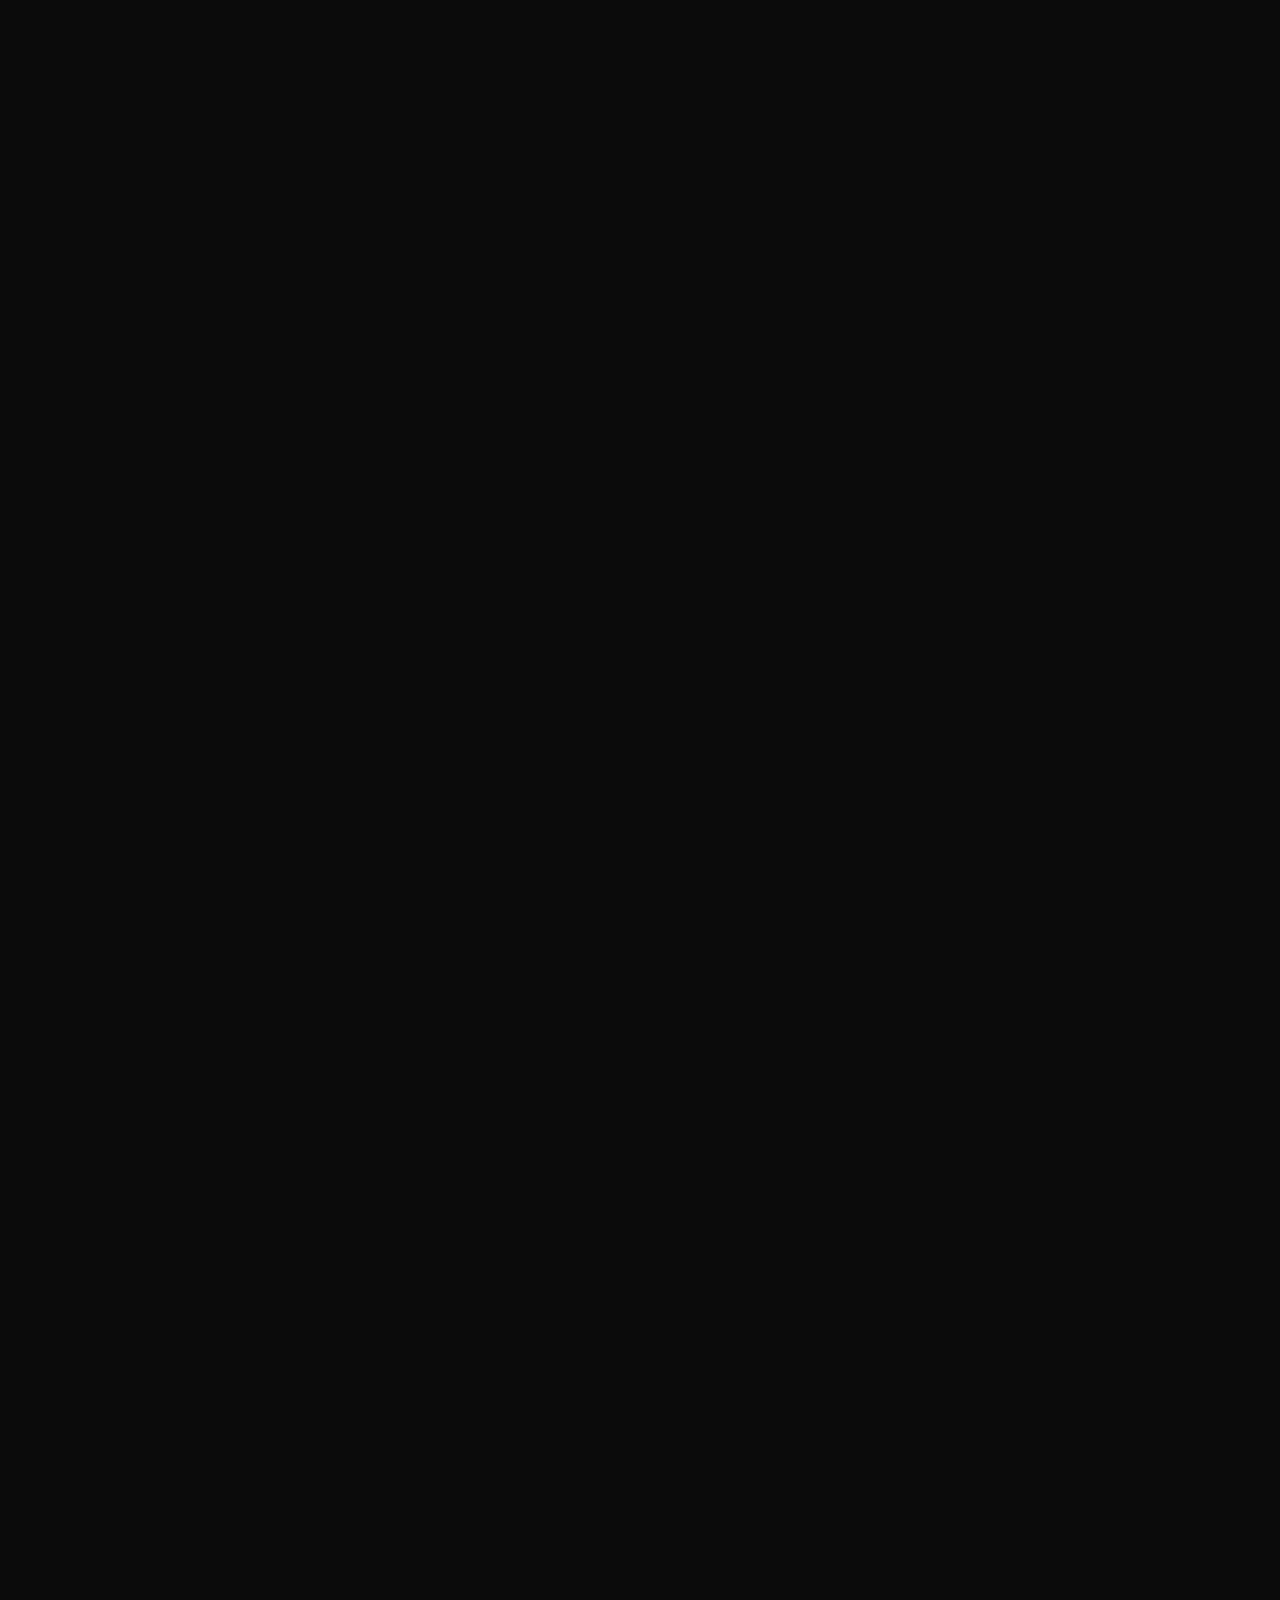
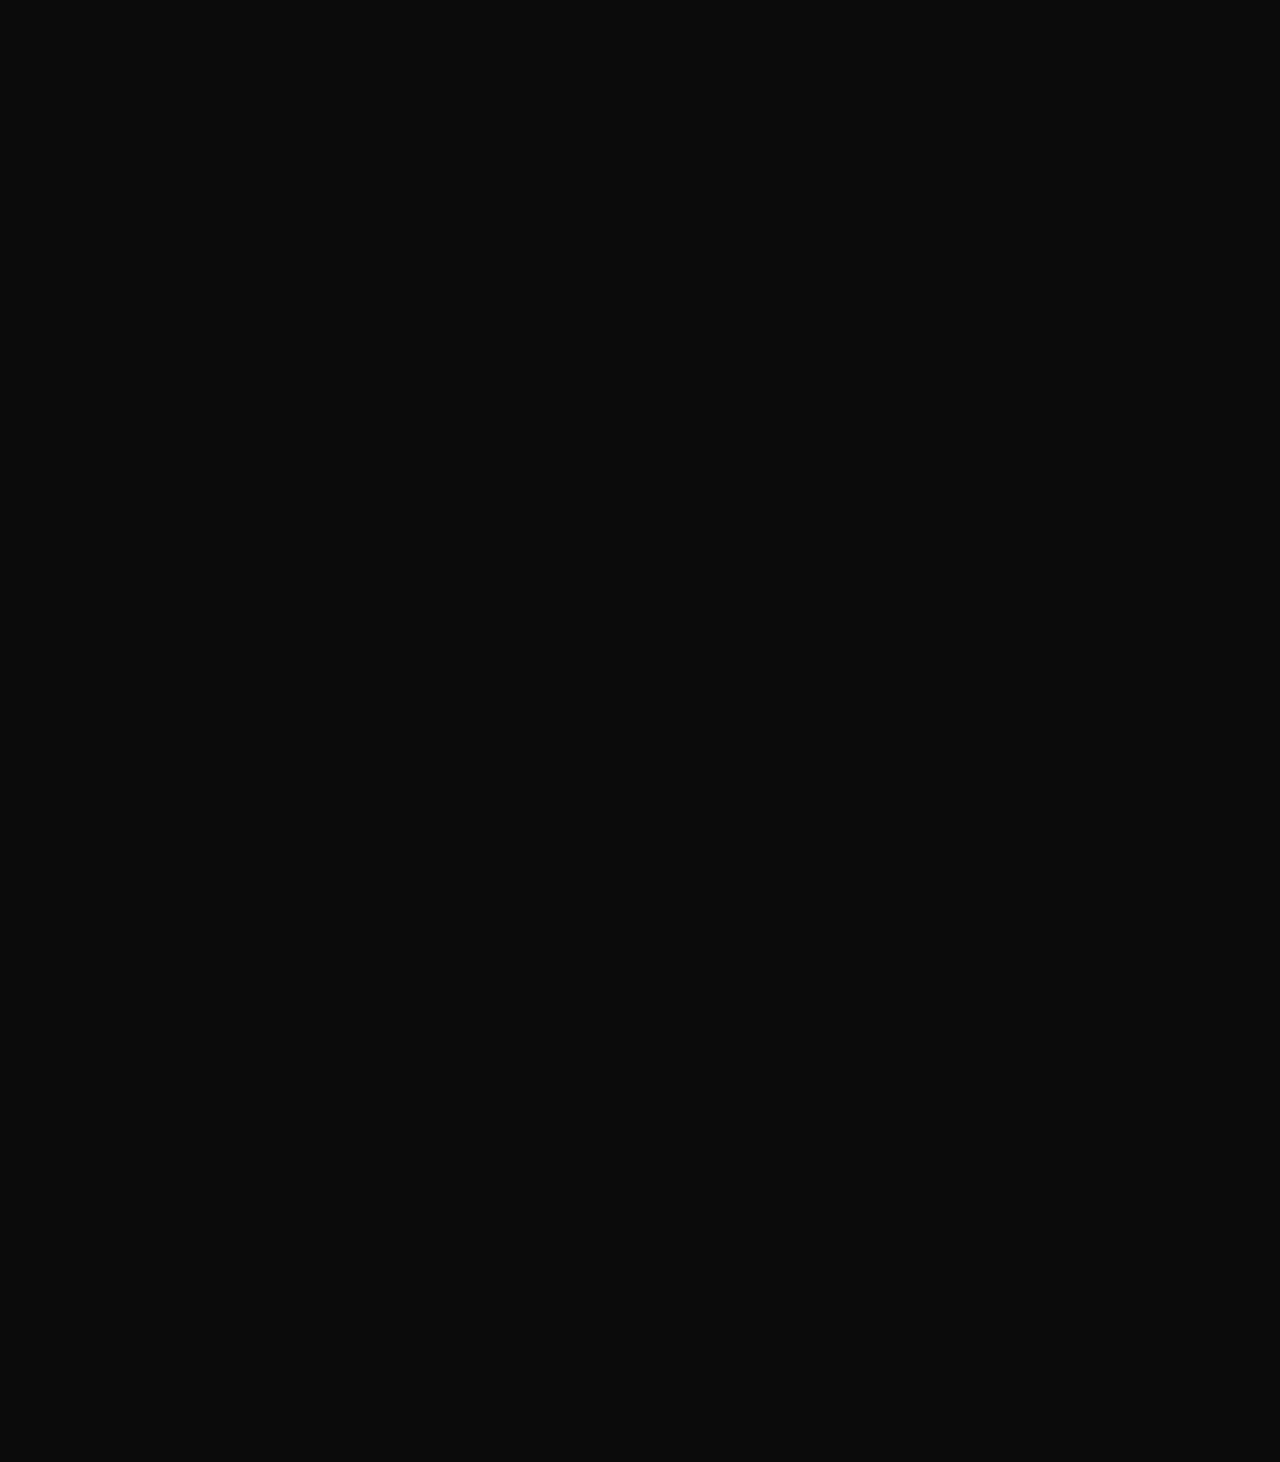
<file: koffiemaas .html>
<!DOCTYPE html>
<html lang="en">
<head>
    <meta charset="UTF-8">
    <meta http-equiv="X-UA-Compatible" content="IE=edge">
    <meta name="viewport" content="width=device-width, initial-scale=1.0">
    <title>Dex Twisk Portfolio</title>
    <link rel="stylesheet" href="style/style.css">
    <!--inter font-->
    <link rel="preconnect" href="https://fonts.googleapis.com">
    <link rel="preconnect" href="https://fonts.gstatic.com" crossorigin>
    <link href="https://fonts.googleapis.com/css2?family=Inter:wght@400;700;900&display=swap" rel="stylesheet"> 
</head>
<body>
    <header>
        <div class="logo">
            <a href="index.html">
                <img src="images/homelogo.png" alt="">
                <img class="image-overlay" src="images/homelogoHover.png" alt="">
            </a>
        </div>
        <nav class="navbar">
            <div class="hamburger-menu">
                <div class="line line-1"></div>
                <div class="line line-2"></div>
                <div class="line line-3"></div>
            </div>
            <ul nav-list>
                <li class="nav-item">
                    <a class="nav-link" href="index.html">work</a>
                </li>
                <li class="nav-item">
                    <a class="nav-link" href="specs.html">specs</a>
                </li>
                <li class="nav-item">
                    <a class="nav-link" href="specialties.html">specialties</a>
                </li>
            </ul>
        </nav>
    </header>
    <main class="maas-main work">
        <!--main section 1 intro-->
        <section>
            <h1>MAAS</h1>
            <h2>USER CENTERED DESIGN</h2>
        </section>
        <!--main section 2-->
        <section>
            <div class="wrap-content">
                <h3 class="fade-in">WAT IK HEB GEBRUIKT</h3>
                <ul class="content">
                    <li class="fade-in">INTERVIEW ANALYSE</li>
                    <li class="fade-in">EMPATHY MAP</li>
                    <li class="fade-in">STORY BOARD</li>
                    <li class="fade-in">PEERFEEDBACK</li>
                    <li class="fade-in">AFINNITY MAP</li>
                    <li class="fade-in">USER TRIP</li>
                    <li class="fade-in">TRIANGULATIE CHECK</li>
                    <li class="fade-in">PERSONA</li>
                    <li class="fade-in">GEBRUIKERSBEHOEFTEN</li>
                    <li class="fade-in">IDEEËN-CARROUSEL</li>
                    <li class="fade-in">KEYPATH SCENARIO</li>
                </ul>
            </div>
        </section>
        <!--main section 3-->
        <section class="container">
            <p class="move-right">De opdracht is om de gebruikerservaring van het koffieapparaat van maas te verbeteren. Dit doe je doormiddel van UCD technieken en methodes toe te passen.
            </p>
            <img class="move-left" src="images/MaasEclipseImage.png" alt="">
        </section>
        <!--main section 4-->
        <section>
            <div class="maas-container">
                <div class="fade-in">
                    <h3>USER TRIP</h3>
                    <h4>Belemmeringen</h4>
                    <ul>
                        <li>Taal kun je alleen veranderen op het keuzescherm</li>
                        <li>Afreken process is verwarrend</li>
                        <li>De machine geeft niet aan wanneer je een beker moet plaatsen</li>
                        <li>Geen servetjes bij het apparaat</li>
                    </ul>
                </div>
                <div  class="fade-in">
                    <h3>INTERVIEWS</h3>
                    <h4>Belemmeringen</h4>
                    <ul>
                        <li>Koffie te heet</li>
                        <li>Je betaald maar je krijgt geen koffie of thee</li>
                    </ul>
                    <h4>Doelen</h4>
                    <ul>
                        <li>Ze willen een lekkere bak koffie</li>
                        <li>Drinken koffie om een rust moment te pakken</li>
                        <li>Kwaliteit en beleving</li>
                    </ul>
                </div>
                <div class="fade-in">
                    <h3>CONCURRENTIEONDERZOEK</h3>
                    <h4>Belemmeringen</h4>
                    <ul>
                        <li>Watertemperatuur die nauwkeurig word beheert</li>
                        <li>Meerdere koffies te gelijk kunnen maken</li>
                    </ul>
                </div>
        </section>
        <!--main section 5-->
        <section>
            <div class="maas-container">
                <div class="maas-wrap-one">
                    <h3 class="fade-in">PERSONA</h3>
                    <div class="fade-in">
                        <img src="images/maasPersonaImage.png" alt="">
                        <ul>
                            <li>Naam: <span>Sarah Coleman</span></li>
                            <li>Geslacht: <span>Vrouw</span></li>
                            <li>Opleiding: <span>AMFI</span></li>
                            <li>Leeftijd: <span>22</span></li>
                        </ul>
                    </div>
                </div>
                <div  class="maas-wrap-two fade-in">
                    <div>
                        <h4>Belemmeringen</h4>
                        <ul>
                            <li>je betaald maar je krijgt geen koffie</li>
                            <li>Te hete koffie</li>
                            <li>Er zijn geen servetjes bij de koffiemachine</li>
                        </ul>
                    </div>
                    <div>
                        <h4>Doelen</h4>
                        <ul>
                            <li>Kwaliteit</li>
                            <li>Een bredere keuze in smaken</li>
                            <li>Genoeg cafeine voor energie</li>
                        </ul>
                    </div>
                </div>
                <div class="maas-wrap-three fade-in">
                    <img src="images/alertMaasImage.png" alt="">
                    <ul>
                        <li>Afrekenen is slecht</li>
                        <li>Te hete koffie</li>
                        <li>Beleving is er niet</li>
                    </ul>
                </div>
                <div class="maas-wrap-four fade-in">
                    <h4>Sarah heeft behoefte aan</h4>
                    <ul>
                        <li>1. Kwaliteit</li>
                        <li>2. Energie voor in de les</li>
                        <li>3. Gezellige beleving</li>
                        <li>4. Een besturing zonder problemen</li>
                        <li>5. Duidelijke informatie krijgen bij acties</li>
                        <li>6. Servetjes bij de koffiemachine</li>
                        <li>7. Goede feedback op de problemen van de koffieautomaat</li>
                        <li>8. Ontspanning</li>
                        <li>9. Deadlines halen</li>
                        <li>10. Met vrienden ergens drinken</li>
                    </ul>
                </div>
            </div>
        </section>
        <!--main section 6-->
        <section>
            <div class="maas-container">
                <h3 class="fade-in">VERBETERINGEN</h3>
                <div class="verbeteringen-wrap">
                    <div class="content fade-in">
                        <img src="images/verbeteringenOne.png" alt="">
                    </div>
                    <div class="content fade-in">
                        <p>Een mooie tafel en banken bij de koffiemachine voor een gezellige sfeer</p>
                        <img src="images/verbeteringenTwo.png" alt="">
                    </div>
                    <div class="content fade-in">
                        <img src="images/verbeteringenThree.png" alt="">
                        <ul>
                            <li>1. Cafeine hoeveelheid staat bij de sterkte aangegeven</li>
                            <li>2. Warmte kan worden aangepast</li>
                            <li>3. De taal kan op elk scherm veranderd worden</li>
                        </ul>
                    </div>
                </div>
            </div>
        </section>
        <!--main section 7-->
        <section>
            <div class="maas-container">
                    <h3 class="fade-in">VERBETERINGEN</h3>
                    <div class="verbeteringen-wrap">
                        <div class="content fade-in">
                            <img src="images/verbeteringenFour.png" alt="">
                            <p>Het woord afwaarden is veranderd naar afrekenen. Een timer is toegevoegd op het scherm en een afbeeldende instructie</p>
                        </div>
                        <div class="content fade-in">
                            <img src="images/verbeteringenFive.png" alt="">
                            <p>Er is een scherm toegevoegd met instructies dat je de beker onder de koffiezetter moet plaatsen</p>
                        </div>
                        <div class="content fade-in">
                            <img src="images/verbeteringenSix.png" alt="">
                            <p>Er is een scherm toegevoegd met een timer wanneer de koffie klaar is. Als de koffie klaar is gaat er een pieper af om te laten weten dat je koffie klaar is.</p>
                        </div>
                        <div class="content fade-in">
                            <img src="images/verbeteringenSeven.png" alt="">
                            <p>Op het eindscherm word de snelkeuze van je bestelling laten zien</p>
                        </div>
                    </div>
            </div>
        </section>
        <!--main section 8-->
        <section>
            <div class="maas-container">
                <h3 class="fade-in">STORY BOARD</h3>
                <div class="storyboard-wrap">
                        <img class="fade-in" src="images/storyboardImageOne.png" alt="">
                        <p class="row-one fade-in">Toelichting
                            Sarah en een vriendin halen koffie bij de koffieautomaat van Maas.</p>
                        <img class="fade-in" src="images/storyboardImageTwo.png" alt="">
                        <p class="row-one fade-in">Sarah kiest een sterkte voor haar koffie doordat er caffeine waardes in milligrammen bij staan kan ze de juiste sterkte kiezen.</p>
                        <img class="fade-in" src="images/storyboardImageThree.png" alt="">
                        <p class="row-one fade-in">Sarah kiest een warmte voor haar koffie. Doordat er grades bij de warmte opties staan kan ze de juiste warmte kiezen waardoor ze niet te hete koffie krijgt.</p>
                        <img class="fade-in" src="images/storyboardImageFour.png" alt="">
                        <p class="row-one fade-in">Sarah wilt nu afrekenen en is blij dat ze duidelijke instructies krijgt bij het afrekenen.</p>
                        <img class="fade-in" src="images/storyboardImageFive.png" alt="">
                        <p class="row-two fade-in">Sarah en haar vriendin zien dat ze hun beker onder de koffiemachine moeten plaatsen en kunnen tegelijk hun koffie drinken vanwege de twee koffiezetters</p>
                        <img class="fade-in" src="images/storyboardImageSix.png" alt="">
                        <p class="row-two fade-in">Sarah en haar vriendin wachten zittend en ontspannend af bij de nieuwe tafel en zitbanken tot hun koffie klaar is.</p>
                        <img class="fade-in" src="images/storyboardImageSeven.png" alt="">
                        <p class="row-two fade-in">Een pieper gaat af vanuit de koffiemachine.  Sarah en haar vriendin weten nu dat hun koffie klaar is.</p>
                        <img class="fade-in" src="images/storyboardImageEight.png" alt="">
                        <p class="row-two fade-in">Sarah en haar vriendin pakken hun koffie en een servetje. Ook zien ze de snelkeuze optie van hun net bestelde koffie en weten nu voor de volgende keer hun snelkeuze optie van hun bestelde koffie.s</p>
                    </div>
                </div>
            </div>
        </section>          
    </main>
    <footer class="footer-work">
        <section class="fade-in">
            <div class="overlay">
                <a href="lada.html">
                    <img src="images/HomepaginaLadaImage.png" alt="">
                </a>
                <h3>FESTIVAL</h3>
            </div>
            <div class="overlay">
                <a href="plogdedag.html">
                    <img src="images/HomepaginaplogdedagImage.png" alt="">
                </a>
                <h3>PLOG DE DAG</h3>
            </div>
            <div class="overlay">
                <a href="joydrive.html">
                    <img src="images/HomepaginaJoydriveImage.png" alt="">
                </a>
                <h3>JOYDRIVE</h3>
            </div>
        </section>
    </footer>
    <script src="script/script.js"></script>
</body>
</file>
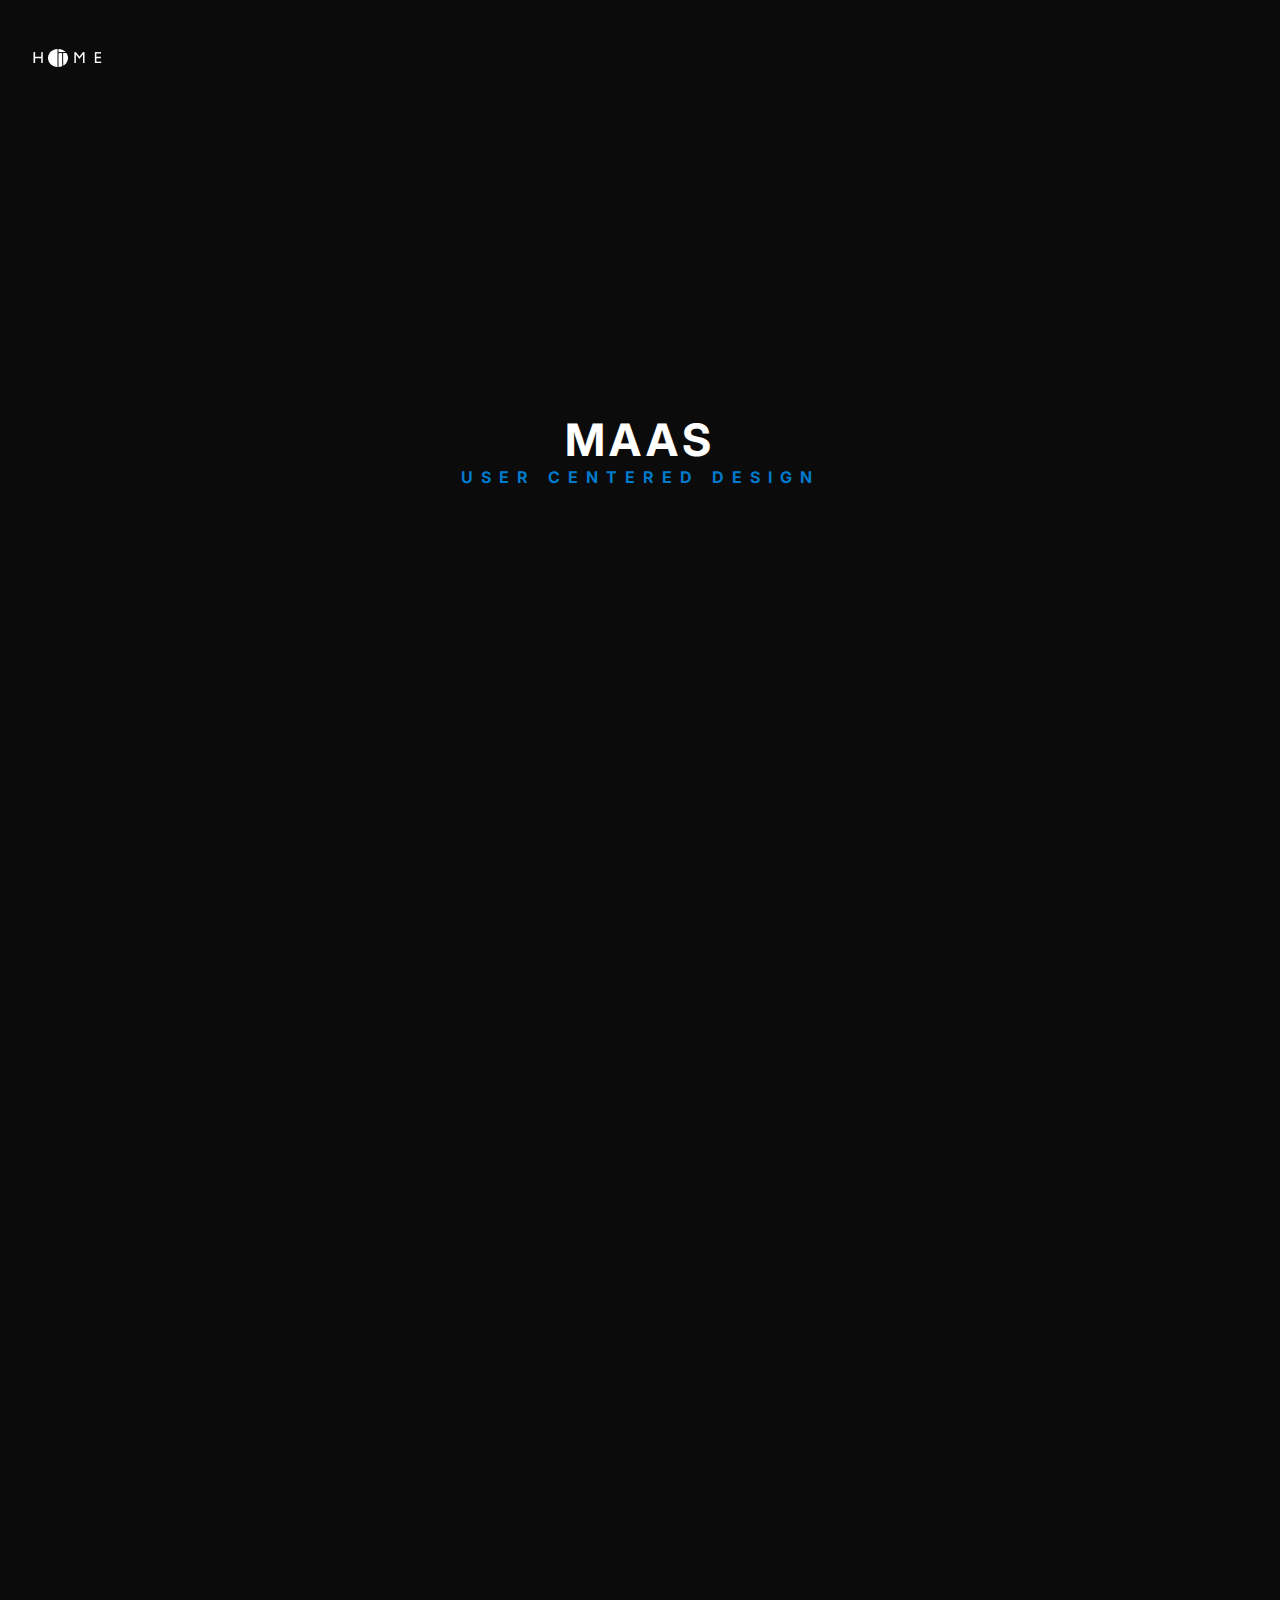
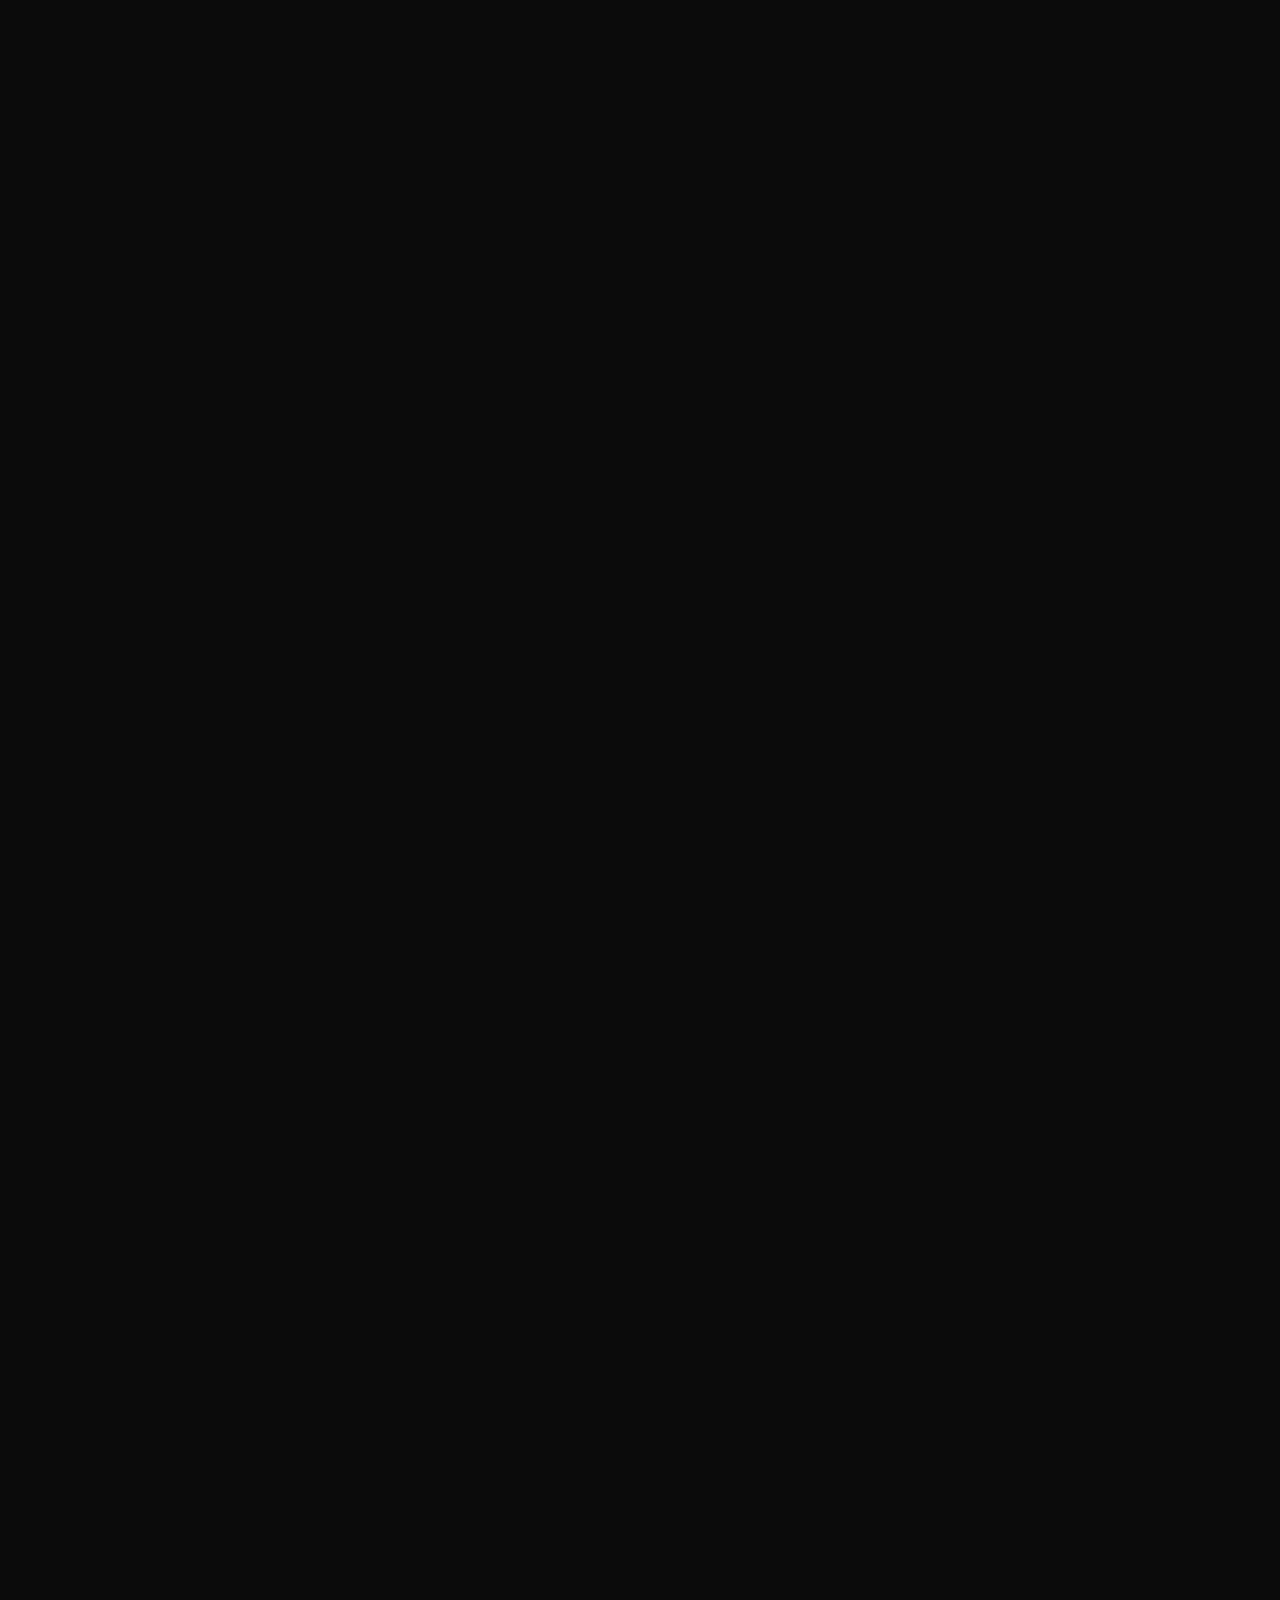
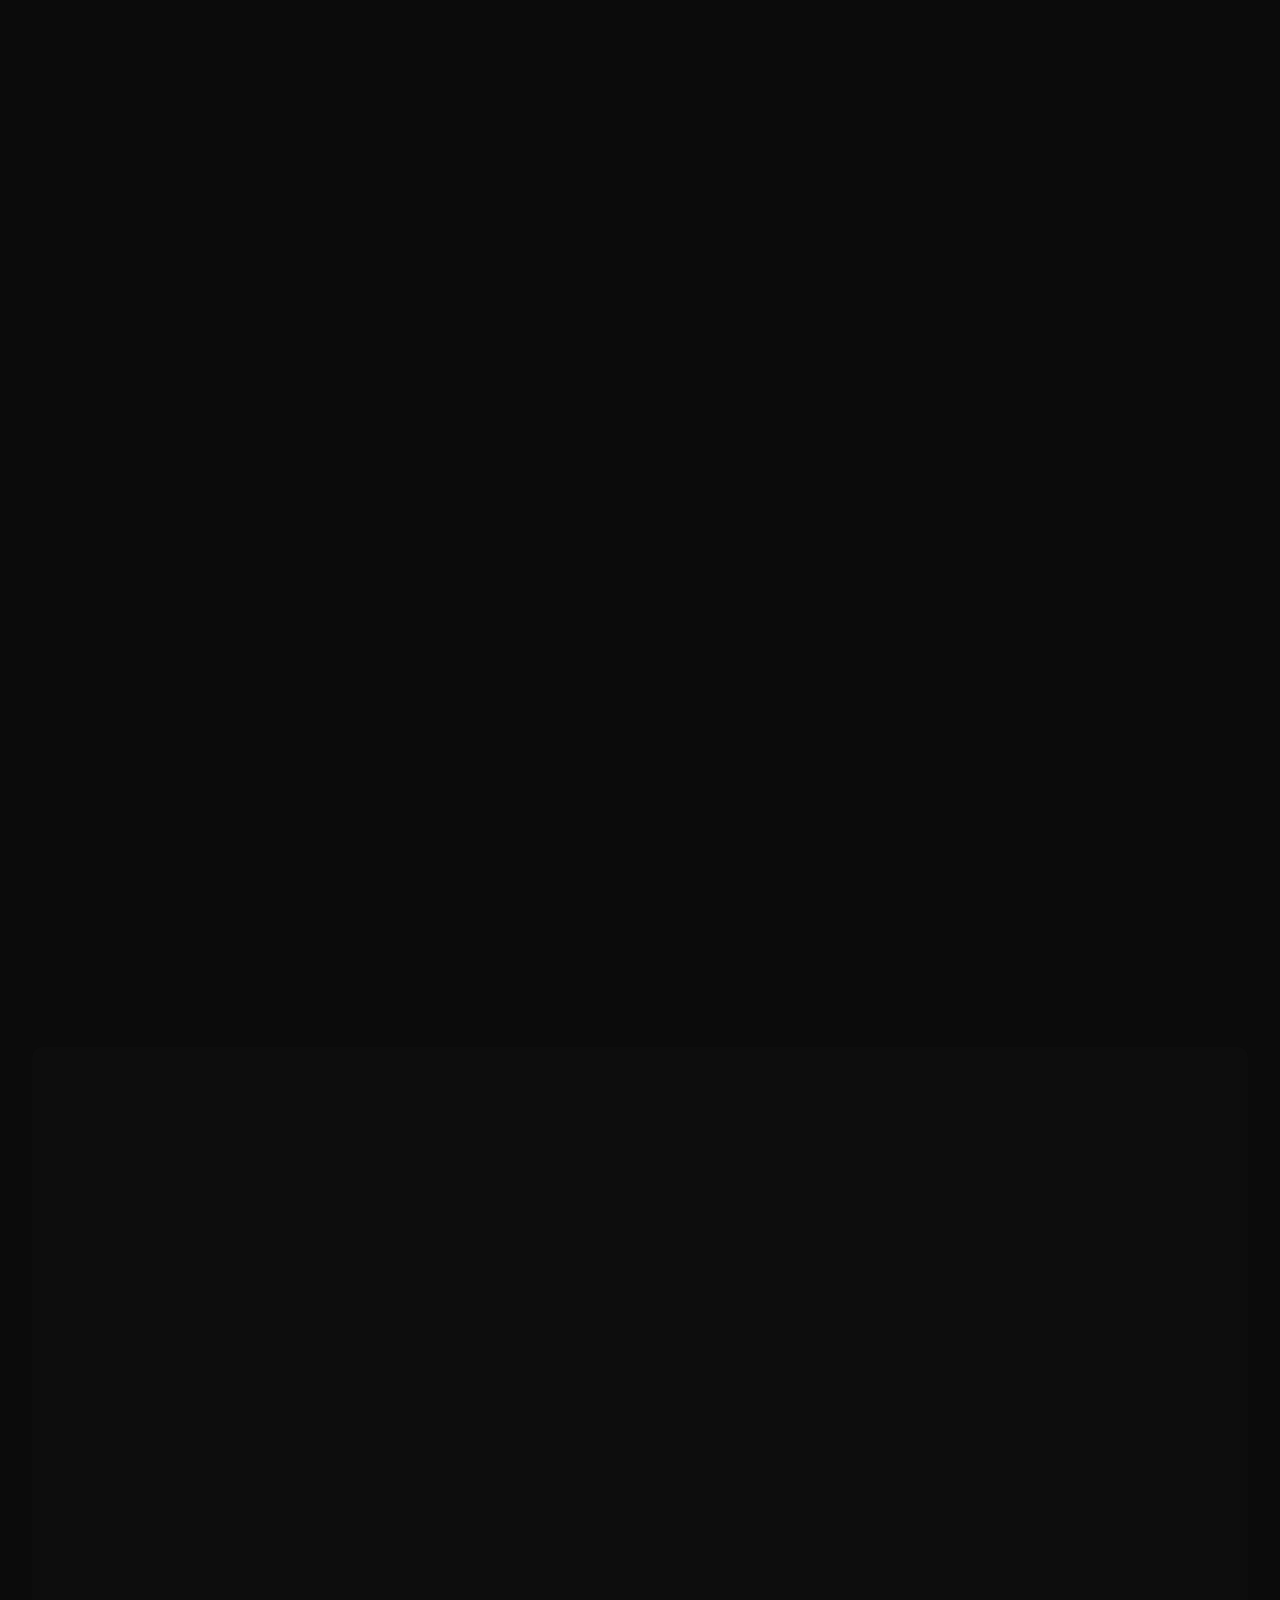
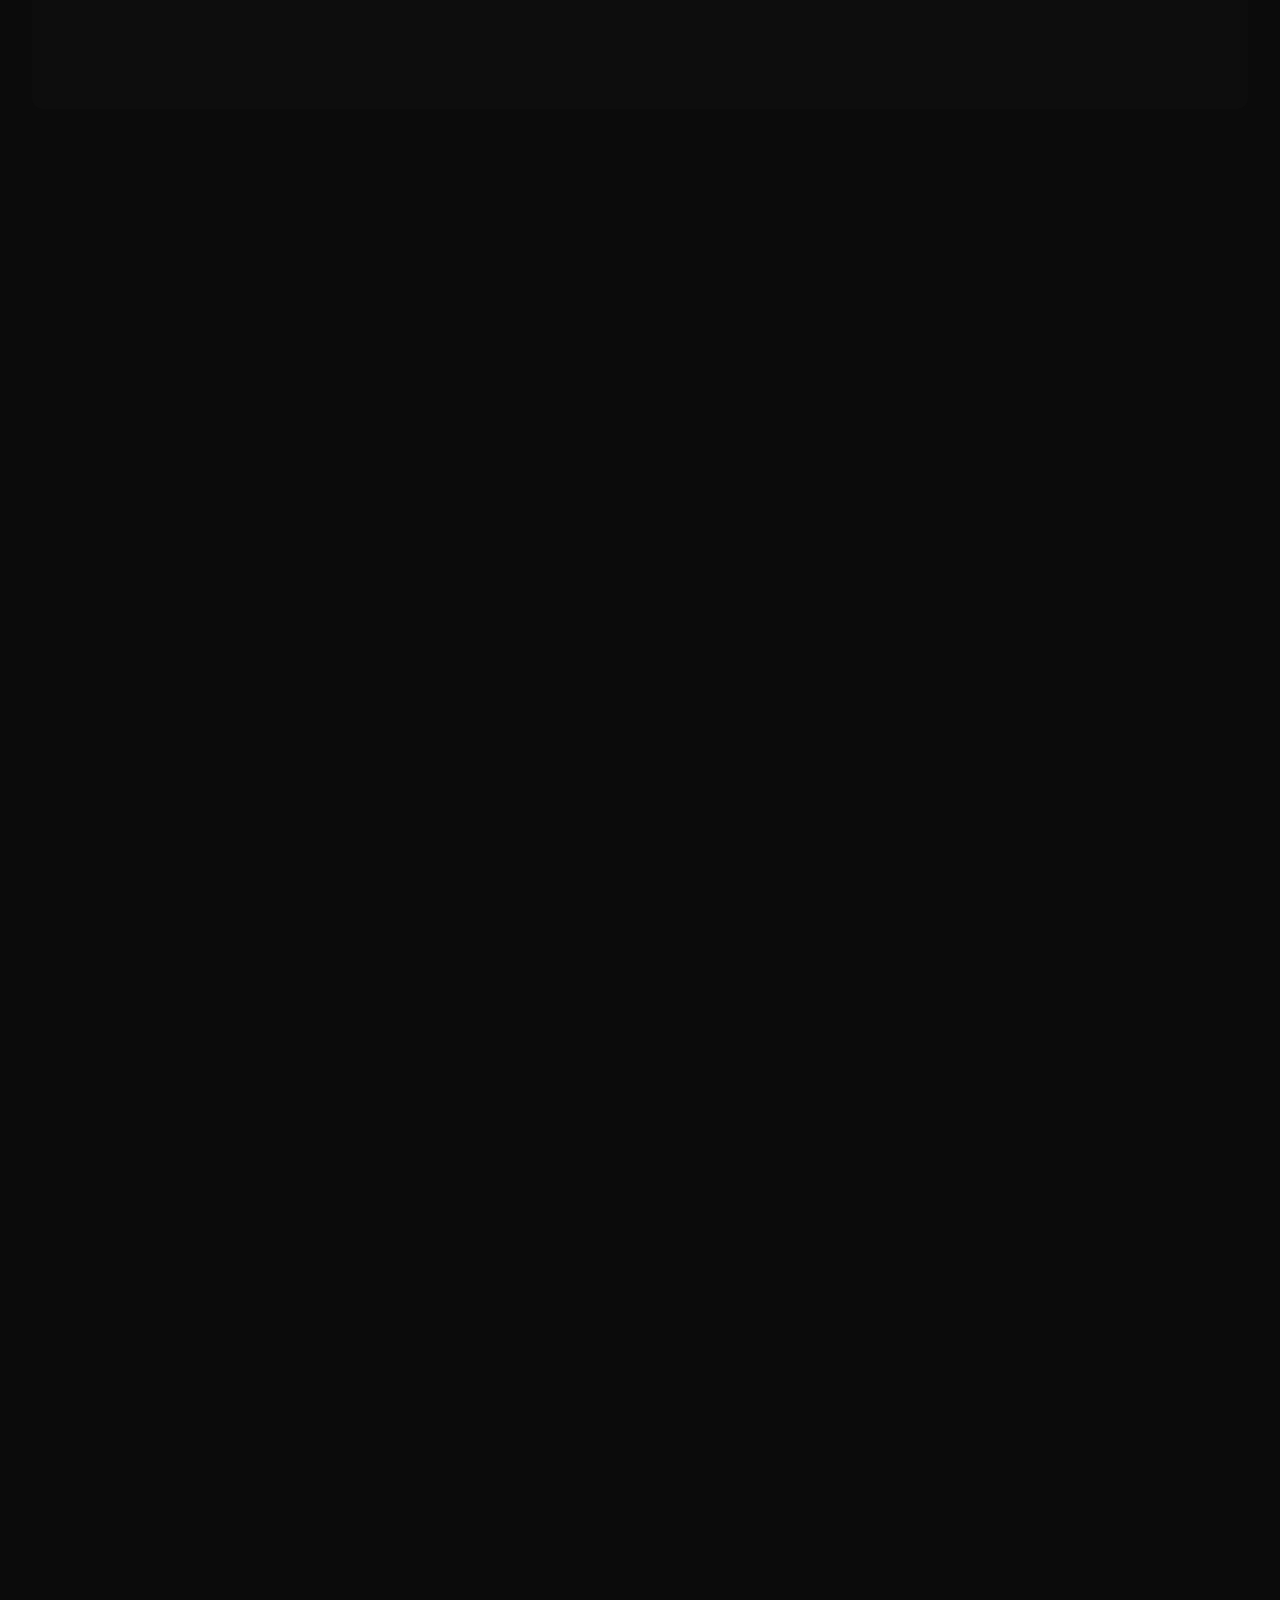
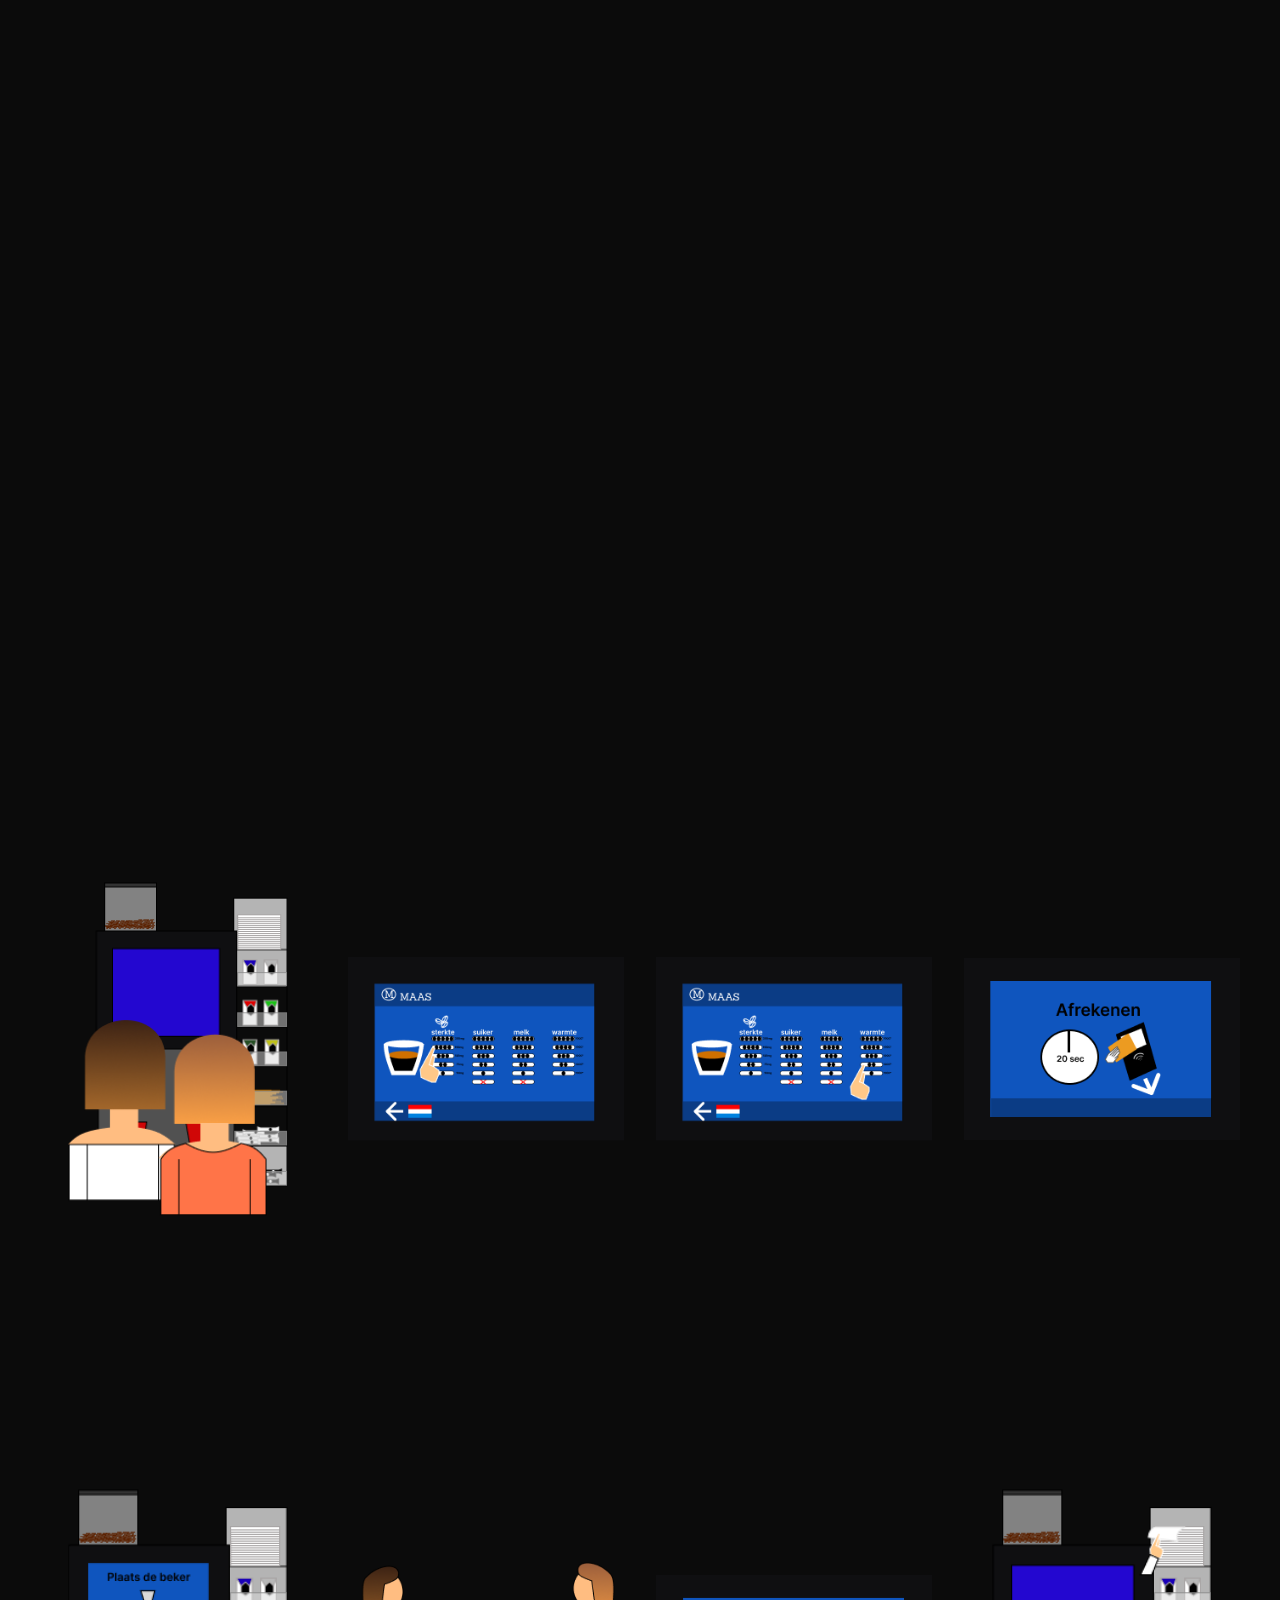
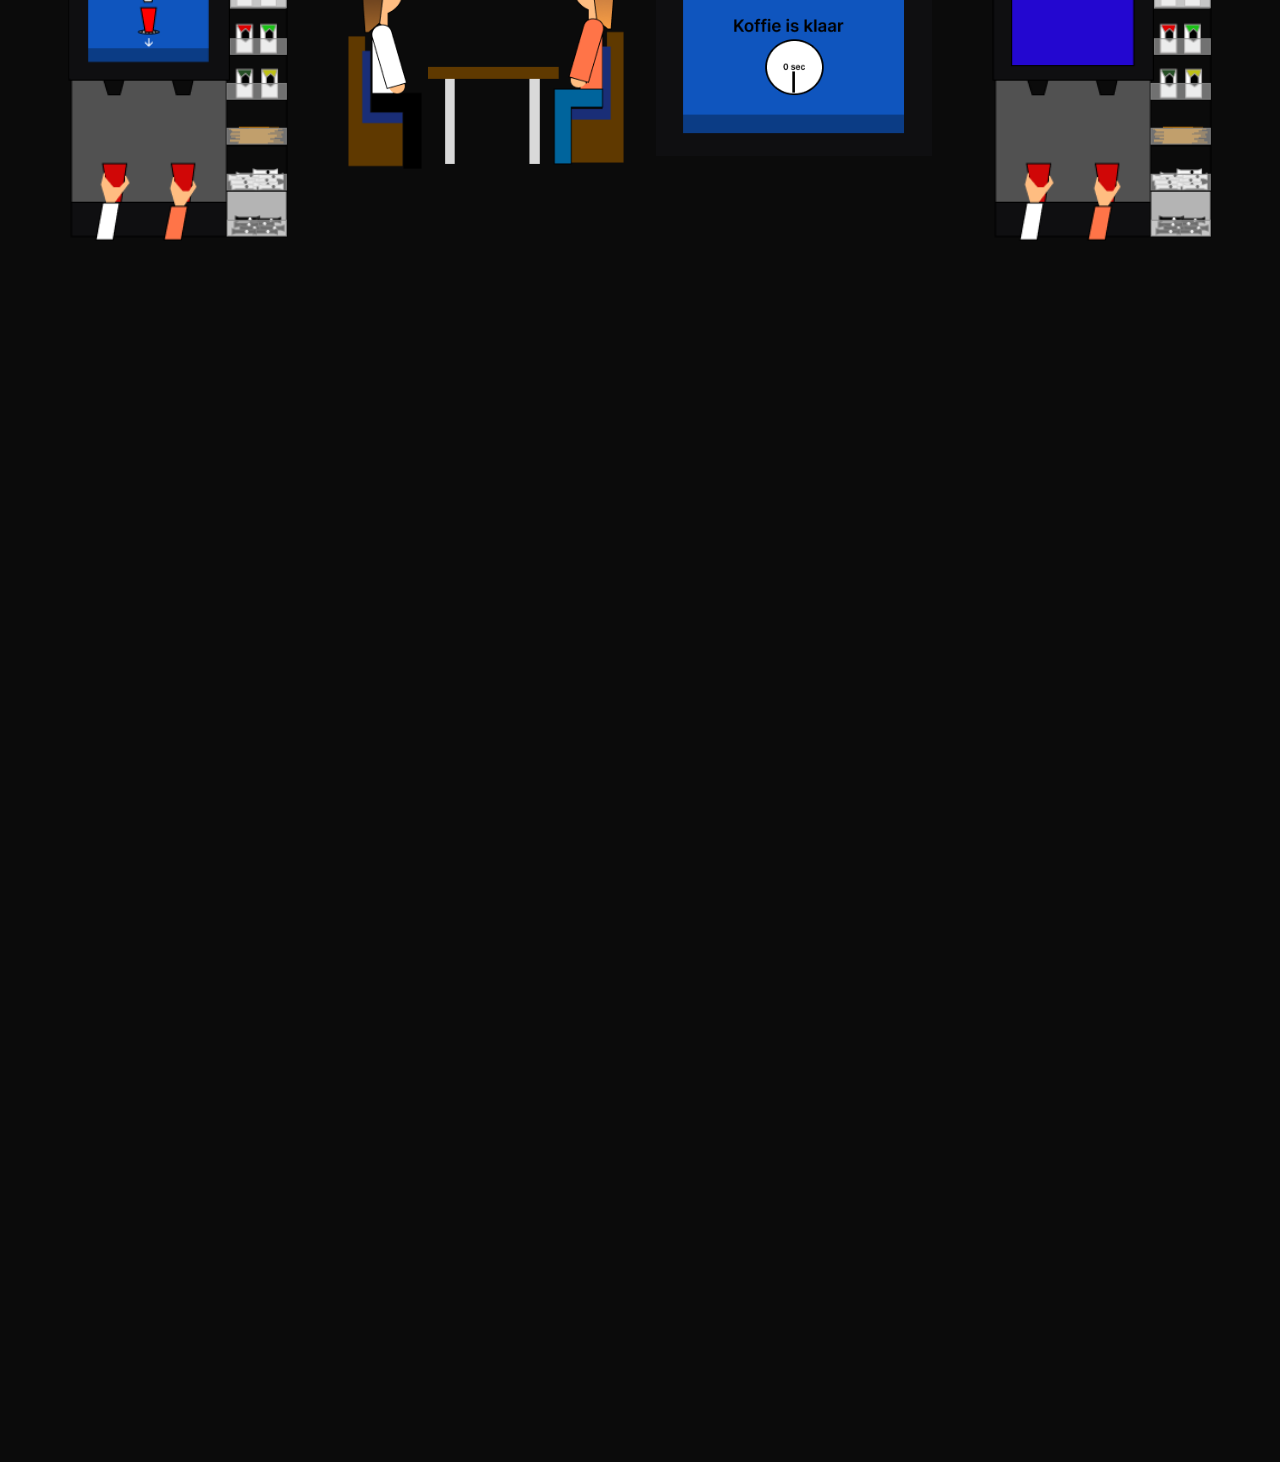
<file: koffiemaas.html>
<!DOCTYPE html>
<html lang="en">
<head>
    <meta charset="UTF-8">
    <meta http-equiv="X-UA-Compatible" content="IE=edge">
    <meta name="viewport" content="width=device-width, initial-scale=1.0">
    <title>Dex Twisk Portfolio</title>
    <link rel="stylesheet" href="style/style.css">
    <!--inter font-->
    <link rel="preconnect" href="https://fonts.googleapis.com">
    <link rel="preconnect" href="https://fonts.gstatic.com" crossorigin>
    <link href="https://fonts.googleapis.com/css2?family=Inter:wght@400;700;900&display=swap" rel="stylesheet"> 
</head>
<body>
    <header>
        <div class="logo">
            <a href="index.html">
                <img src="images/homelogo.png" alt="">
                <img class="image-overlay" src="images/homelogoHover.png" alt="">
            </a>
        </div>
        <nav class="navbar">
            <div class="hamburger-menu">
                <div class="line line-1"></div>
                <div class="line line-2"></div>
                <div class="line line-3"></div>
            </div>
            <ul nav-list>
                <li class="nav-item">
                    <a class="nav-link" href="index.html">work</a>
                </li>
                <li class="nav-item">
                    <a class="nav-link" href="specs.html">specs</a>
                </li>
                <li class="nav-item">
                    <a class="nav-link" href="specialties.html">specialties</a>
                </li>
            </ul>
        </nav>
    </header>
    <main class="maas-main work">
        <!--main section 1 intro-->
        <section>
            <h1>MAAS</h1>
            <h2>USER CENTERED DESIGN</h2>
        </section>
        <!--main section 2-->
        <section>
            <div class="wrap-content">
                <h3 class="fade-in">WAT IK HEB GEBRUIKT</h3>
                <ul class="content">
                    <li class="fade-in">INTERVIEW ANALYSE</li>
                    <li class="fade-in">EMPATHY MAP</li>
                    <li class="fade-in">STORY BOARD</li>
                    <li class="fade-in">PEERFEEDBACK</li>
                    <li class="fade-in">AFINNITY MAP</li>
                    <li class="fade-in">USER TRIP</li>
                    <li class="fade-in">TRIANGULATIE CHECK</li>
                    <li class="fade-in">PERSONA</li>
                    <li class="fade-in">GEBRUIKERSBEHOEFTEN</li>
                    <li class="fade-in">IDEEËN-CARROUSEL</li>
                    <li class="fade-in">KEYPATH SCENARIO</li>
                </ul>
            </div>
        </section>
        <!--main section 3-->
        <section class="container">
            <p class="move-right">De opdracht is om de gebruikerservaring van het koffieapparaat van maas te verbeteren. Dit doe je doormiddel van UCD technieken en methodes toe te passen.
            </p>
            <img class="move-left" src="images/MaasEclipseImage.png" alt="">
        </section>
        <!--main section 4-->
        <section>
            <div class="maas-container">
                <div class="fade-in">
                    <h3>USER TRIP</h3>
                    <h4>Belemmeringen</h4>
                    <ul>
                        <li>Taal kun je alleen veranderen op het keuzescherm</li>
                        <li>Afreken process is verwarrend</li>
                        <li>De machine geeft niet aan wanneer je een beker moet plaatsen</li>
                        <li>Geen servetjes bij het apparaat</li>
                    </ul>
                </div>
                <div  class="fade-in">
                    <h3>INTERVIEWS</h3>
                    <h4>Belemmeringen</h4>
                    <ul>
                        <li>Koffie te heet</li>
                        <li>Je betaald maar je krijgt geen koffie of thee</li>
                    </ul>
                    <h4>Doelen</h4>
                    <ul>
                        <li>Ze willen een lekkere bak koffie</li>
                        <li>Drinken koffie om een rust moment te pakken</li>
                        <li>Kwaliteit en beleving</li>
                    </ul>
                </div>
                <div class="fade-in">
                    <h3>CONCURRENTIEONDERZOEK</h3>
                    <h4>Belemmeringen</h4>
                    <ul>
                        <li>Watertemperatuur die nauwkeurig word beheert</li>
                        <li>Meerdere koffies te gelijk kunnen maken</li>
                    </ul>
                </div>
        </section>
        <!--main section 5-->
        <section>
            <div class="maas-container">
                <div class="maas-wrap-one">
                    <h3 class="fade-in">PERSONA</h3>
                    <div class="fade-in">
                        <img src="images/maasPersonaImage.png" alt="">
                        <ul>
                            <li>Naam: <span>Sarah Coleman</span></li>
                            <li>Geslacht: <span>Vrouw</span></li>
                            <li>Opleiding: <span>AMFI</span></li>
                            <li>Leeftijd: <span>22</span></li>
                        </ul>
                    </div>
                </div>
                <div  class="maas-wrap-two fade-in">
                    <div>
                        <h4>Belemmeringen</h4>
                        <ul>
                            <li>je betaald maar je krijgt geen koffie</li>
                            <li>Te hete koffie</li>
                            <li>Er zijn geen servetjes bij de koffiemachine</li>
                        </ul>
                    </div>
                    <div>
                        <h4>Doelen</h4>
                        <ul>
                            <li>Kwaliteit</li>
                            <li>Een bredere keuze in smaken</li>
                            <li>Genoeg cafeine voor energie</li>
                        </ul>
                    </div>
                </div>
                <div class="maas-wrap-three fade-in">
                    <img src="images/alertMaasImage.png" alt="">
                    <ul>
                        <li>Afrekenen is slecht</li>
                        <li>Te hete koffie</li>
                        <li>Beleving is er niet</li>
                    </ul>
                </div>
                <div class="maas-wrap-four fade-in">
                    <h4>Sarah heeft behoefte aan</h4>
                    <ul>
                        <li>1. Kwaliteit</li>
                        <li>2. Energie voor in de les</li>
                        <li>3. Gezellige beleving</li>
                        <li>4. Een besturing zonder problemen</li>
                        <li>5. Duidelijke informatie krijgen bij acties</li>
                        <li>6. Servetjes bij de koffiemachine</li>
                        <li>7. Goede feedback op de problemen van de koffieautomaat</li>
                        <li>8. Ontspanning</li>
                        <li>9. Deadlines halen</li>
                        <li>10. Met vrienden ergens drinken</li>
                    </ul>
                </div>
            </div>
        </section>
        <!--main section 6-->
        <section>
            <div class="maas-container">
                <h3 class="fade-in">VERBETERINGEN</h3>
                <div class="verbeteringen-wrap">
                    <div class="content fade-in">
                        <img src="images/verbeteringenOne.png" alt="">
                    </div>
                    <div class="content fade-in">
                        <p>Een mooie tafel en banken bij de koffiemachine voor een gezellige sfeer</p>
                        <img src="images/verbeteringenTwo.png" alt="">
                    </div>
                    <div class="content fade-in">
                        <img src="images/verbeteringenThree.png" alt="">
                        <ul>
                            <li>1. Cafeine hoeveelheid staat bij de sterkte aangegeven</li>
                            <li>2. Warmte kan worden aangepast</li>
                            <li>3. De taal kan op elk scherm veranderd worden</li>
                        </ul>
                    </div>
                </div>
            </div>
        </section>
        <!--main section 7-->
        <section>
            <div class="maas-container">
                    <h3 class="fade-in">VERBETERINGEN</h3>
                    <div class="verbeteringen-wrap">
                        <div class="content fade-in">
                            <img src="images/verbeteringenFour.png" alt="">
                            <p>Het woord afwaarden is veranderd naar afrekenen. Een timer is toegevoegd op het scherm en een afbeeldende instructie</p>
                        </div>
                        <div class="content fade-in">
                            <img src="images/verbeteringenFive.png" alt="">
                            <p>Er is een scherm toegevoegd met instructies dat je de beker onder de koffiezetter moet plaatsen</p>
                        </div>
                        <div class="content fade-in">
                            <img src="images/verbeteringenSix.png" alt="">
                            <p>Er is een scherm toegevoegd met een timer wanneer de koffie klaar is. Als de koffie klaar is gaat er een pieper af om te laten weten dat je koffie klaar is.</p>
                        </div>
                        <div class="content fade-in">
                            <img src="images/verbeteringenSeven.png" alt="">
                            <p>Op het eindscherm word de snelkeuze van je bestelling laten zien</p>
                        </div>
                    </div>
            </div>
        </section>
        <!--main section 8-->
        <section>
            <div class="maas-container">
                <h3 class="fade-in">STORY BOARD</h3>
                <div class="storyboard-wrap">
                        <img src="images/storyboardImageOne.png" alt="">
                        <p class="row-one fade-in">Toelichting
                            Sarah en een vriendin halen koffie bij de koffieautomaat van Maas.</p>
                        <img src="images/storyboardImageTwo.png" alt="">
                        <p class="row-one fade-in">Sarah kiest een sterkte voor haar koffie doordat er caffeine waardes in milligrammen bij staan kan ze de juiste sterkte kiezen.</p>
                        <img  src="images/storyboardImageThree.png" alt="">
                        <p class="row-one fade-in">Sarah kiest een warmte voor haar koffie. Doordat er grades bij de warmte opties staan kan ze de juiste warmte kiezen waardoor ze niet te hete koffie krijgt.</p>
                        <img  src="images/storyboardImageFour.png" alt="">
                        <p class="row-one fade-in">Sarah wilt nu afrekenen en is blij dat ze duidelijke instructies krijgt bij het afrekenen.</p>
                        <img  src="images/storyboardImageFive.png" alt="">
                        <p class="row-two fade-in">Sarah en haar vriendin zien dat ze hun beker onder de koffiemachine moeten plaatsen en kunnen tegelijk hun koffie drinken vanwege de twee koffiezetters</p>
                        <img  src="images/storyboardImageSix.png" alt="">
                        <p class="row-two fade-in">Sarah en haar vriendin wachten zittend en ontspannend af bij de nieuwe tafel en zitbanken tot hun koffie klaar is.</p>
                        <img  src="images/storyboardImageSeven.png" alt="">
                        <p class="row-two fade-in">Een pieper gaat af vanuit de koffiemachine.  Sarah en haar vriendin weten nu dat hun koffie klaar is.</p>
                        <img  src="images/storyboardImageEight.png" alt="">
                        <p class="row-two fade-in">Sarah en haar vriendin pakken hun koffie en een servetje. Ook zien ze de snelkeuze optie van hun net bestelde koffie en weten nu voor de volgende keer hun snelkeuze optie van hun bestelde koffie.s</p>
                    </div>
                </div>
            </div>
        </section>          
    </main>
    <footer class="footer-work">
        <section class="fade-in">
            <div class="overlay">
                <a href="lada.html">
                    <img src="images/HomepaginaLadaImage.png" alt="">
                </a>
                <h3>LADA</h3>
            </div>
            <div class="overlay">
                <a href="plogdedag.html">
                    <img src="images/HomepaginaplogdedagImage.png" alt="">
                </a>
                <h3>PLOG DE DAG</h3>
            </div>
            <div class="overlay">
                <a href="joydrive.html">
                    <img src="images/HomepaginaJoydriveImage.png" alt="">
                </a>
                <h3>JOYDRIVE</h3>
            </div>
        </section>
    </footer>
    <script src="script/script.js"></script>
</body>
</file>
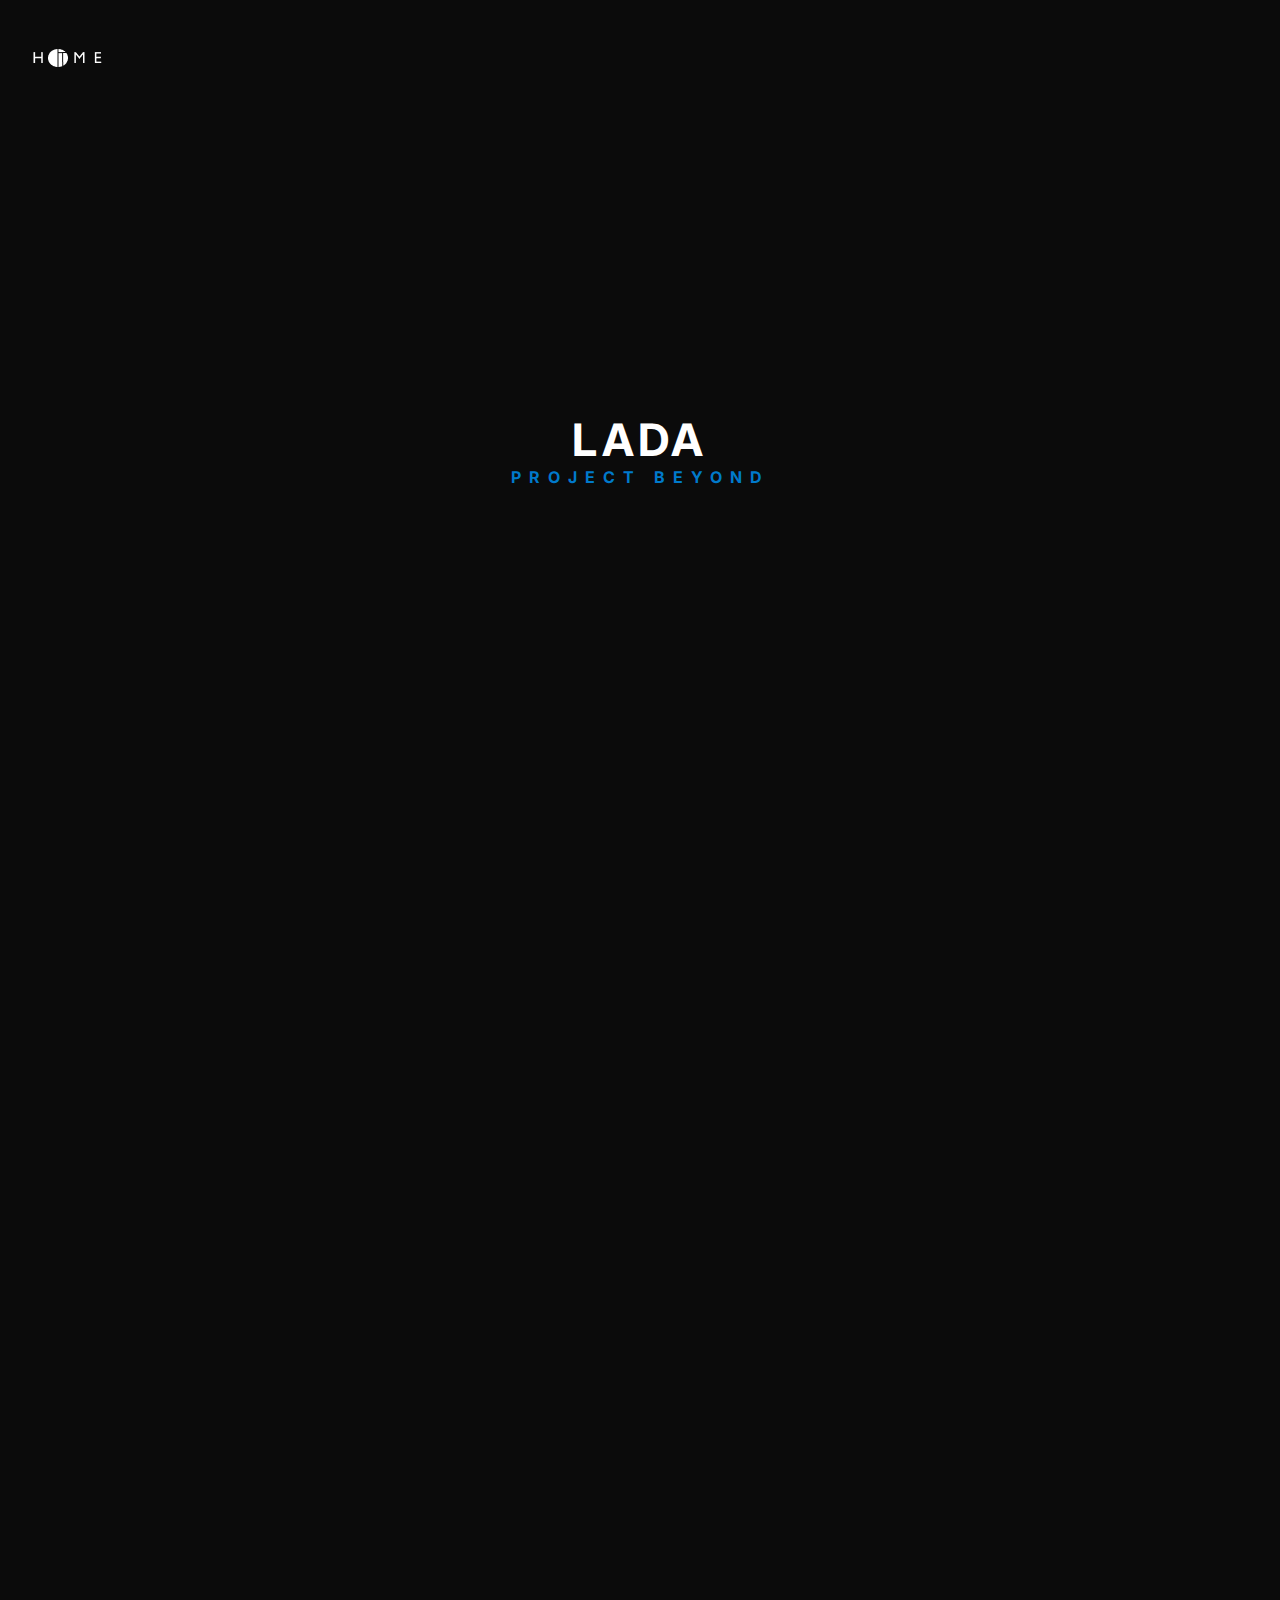
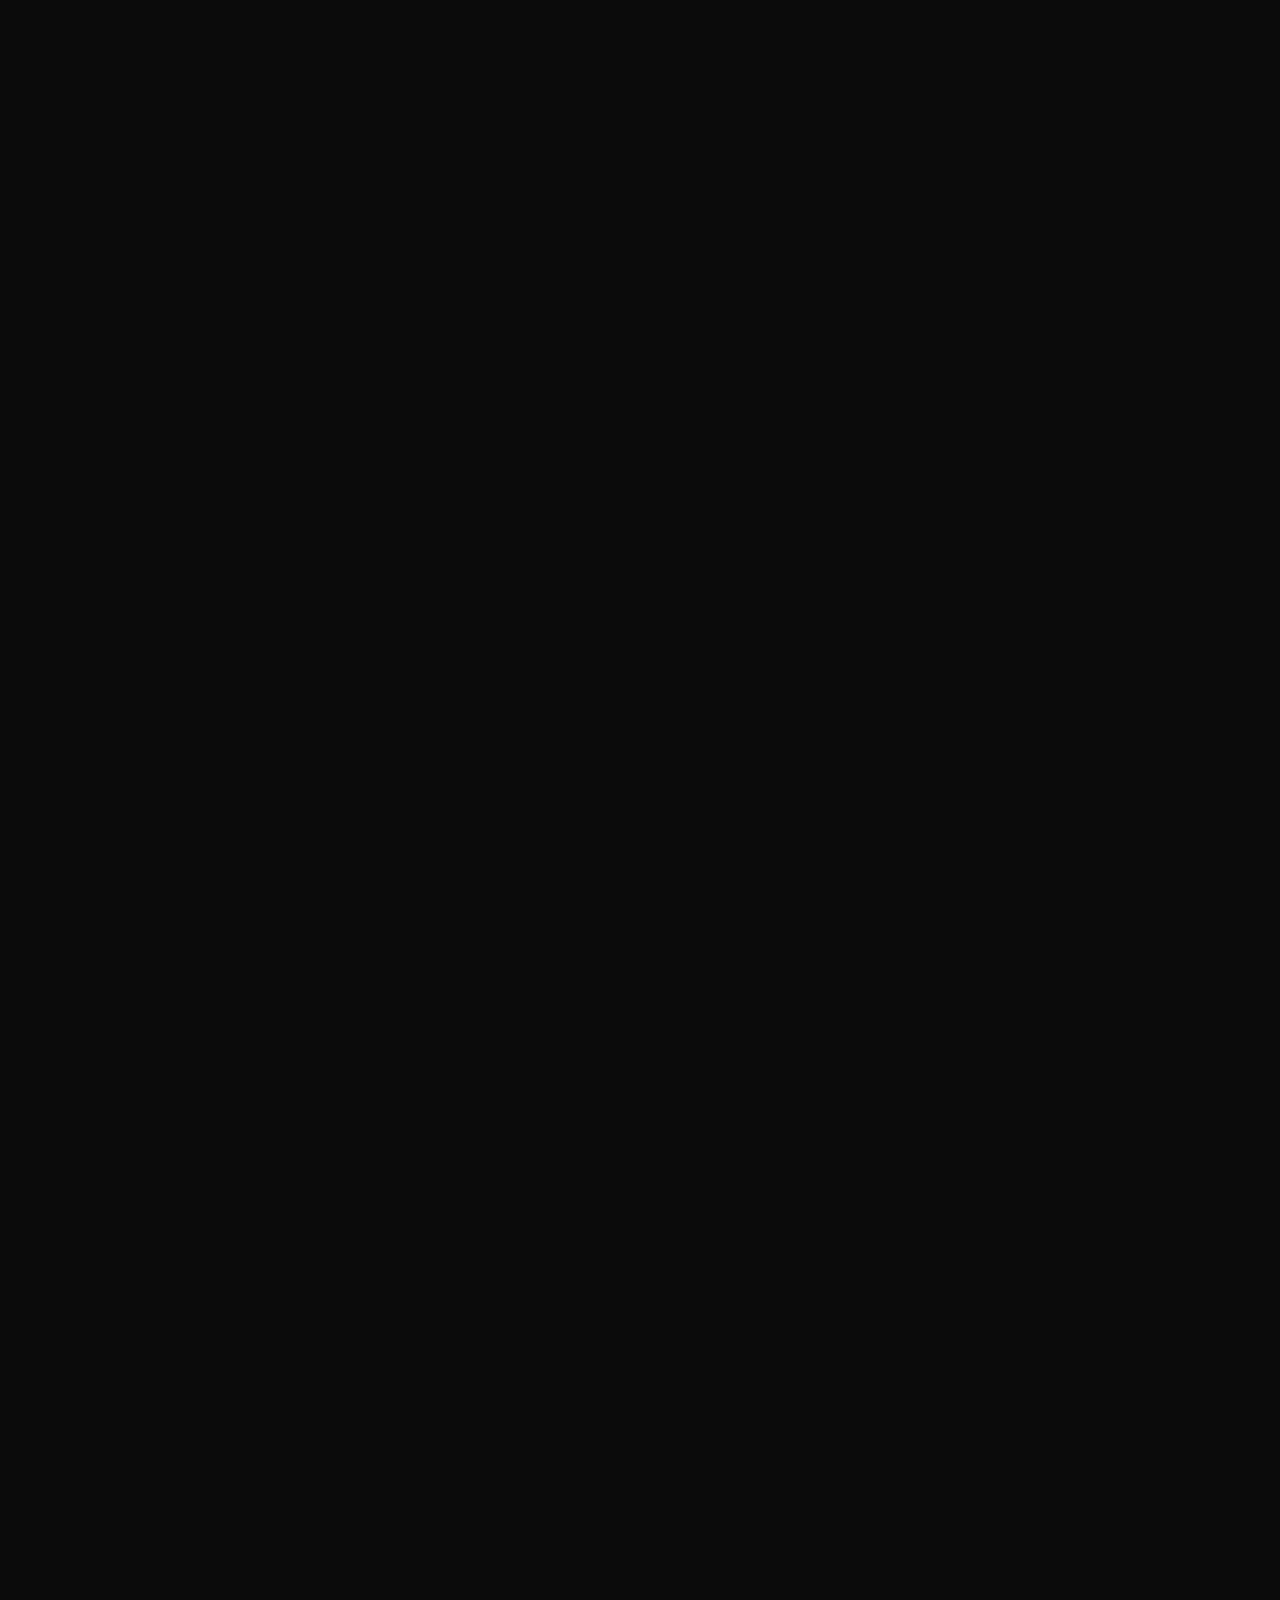
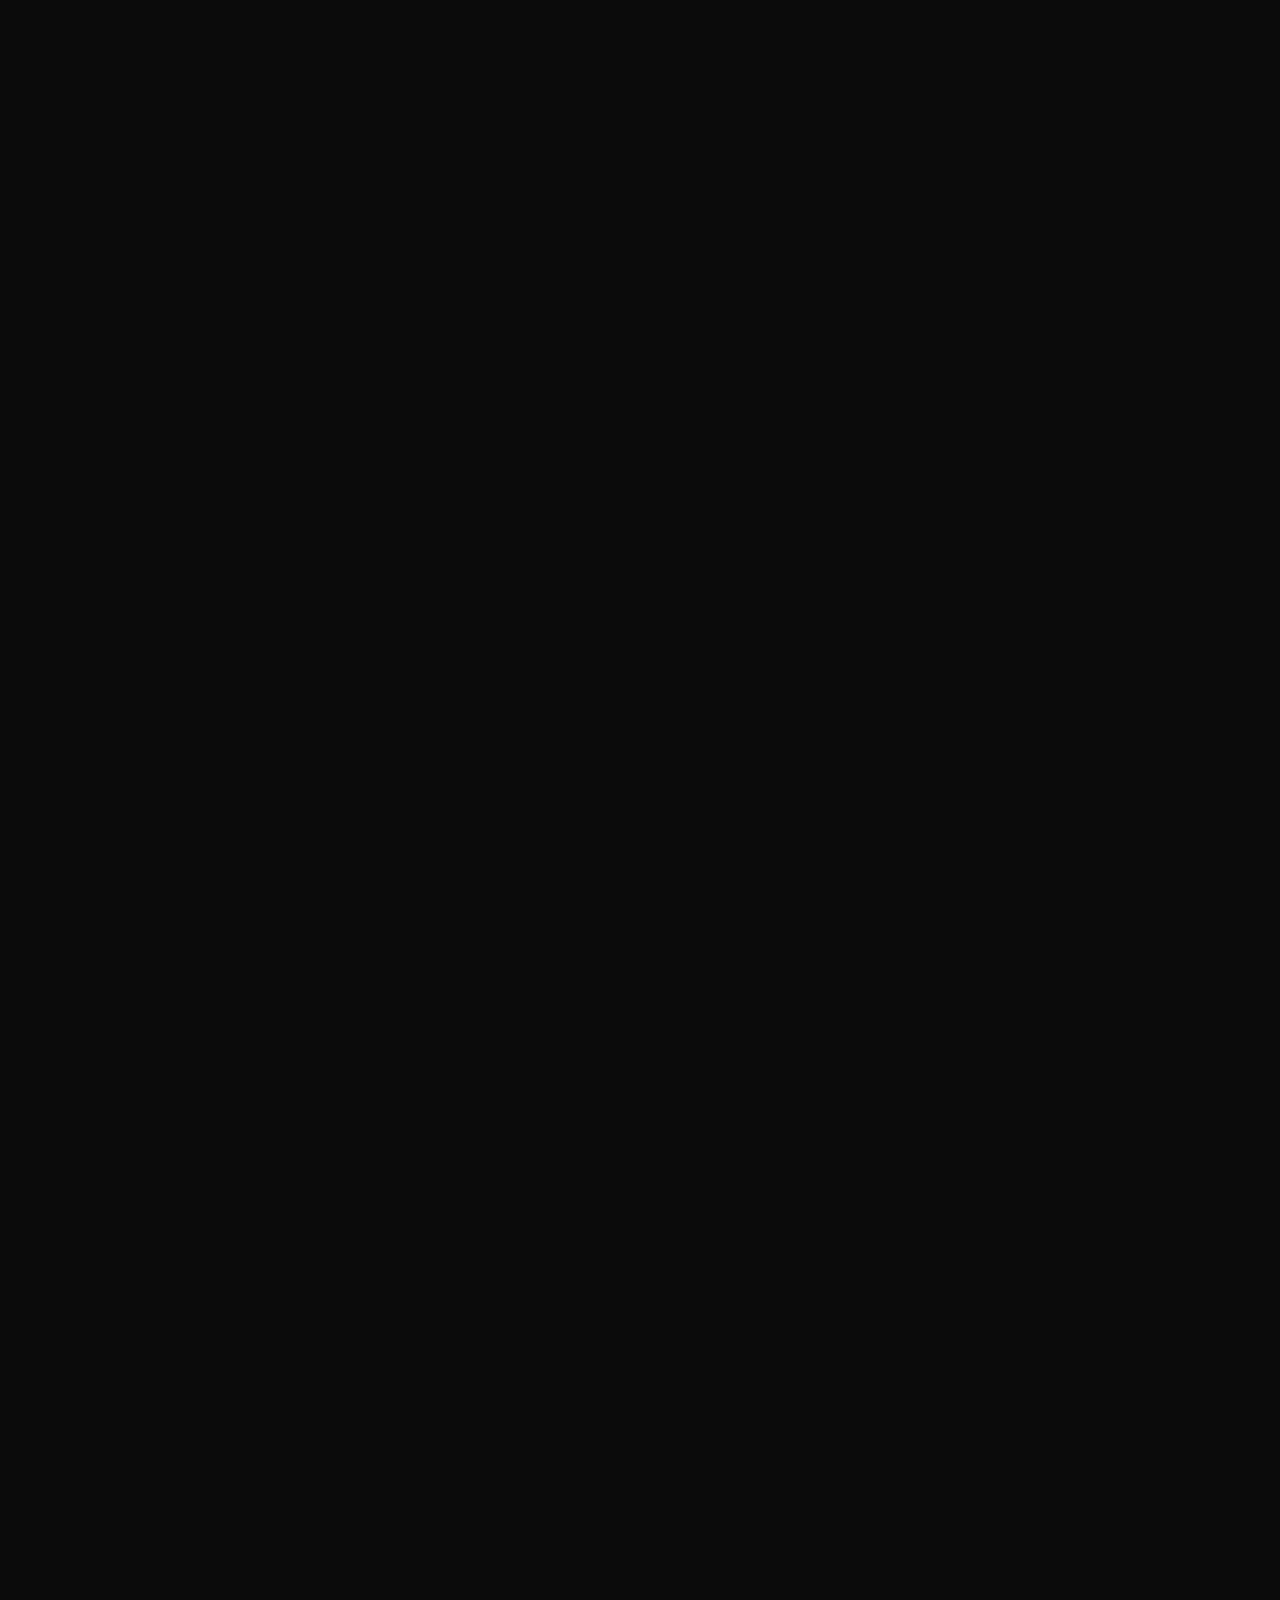
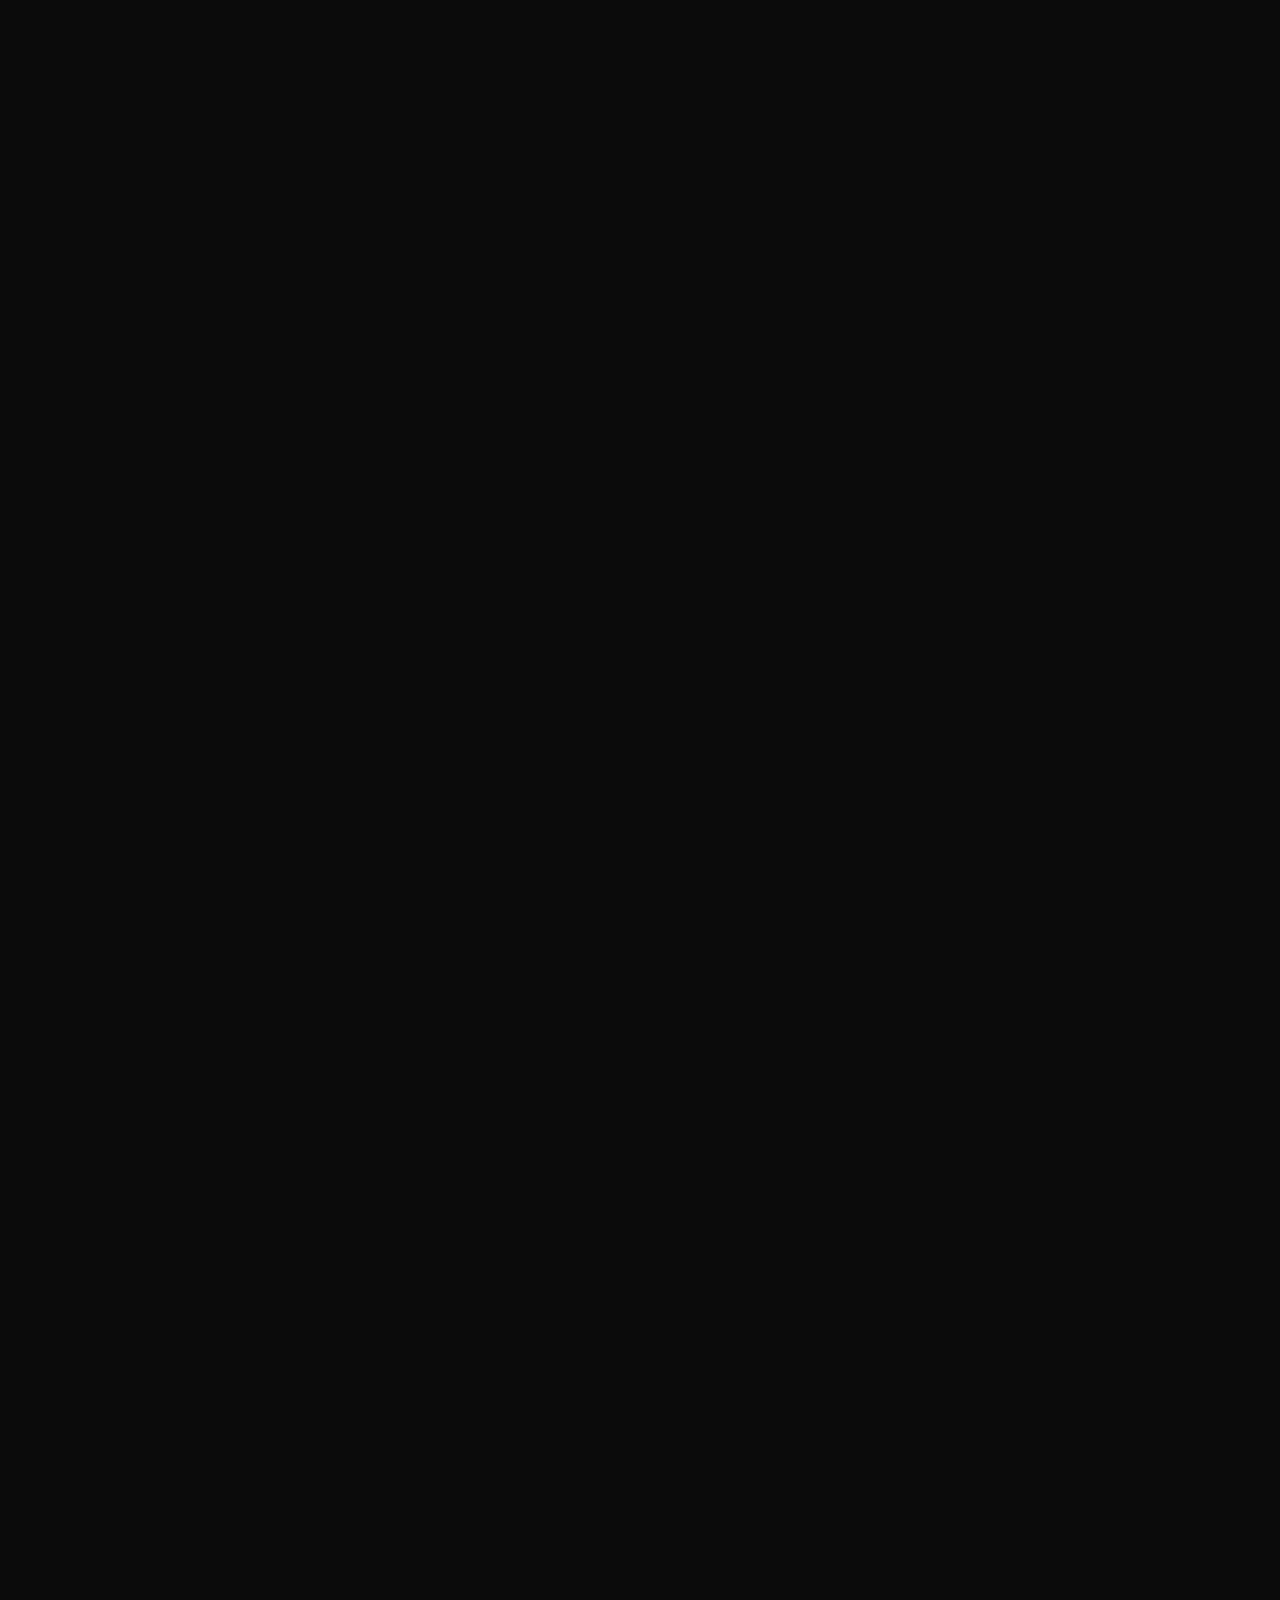
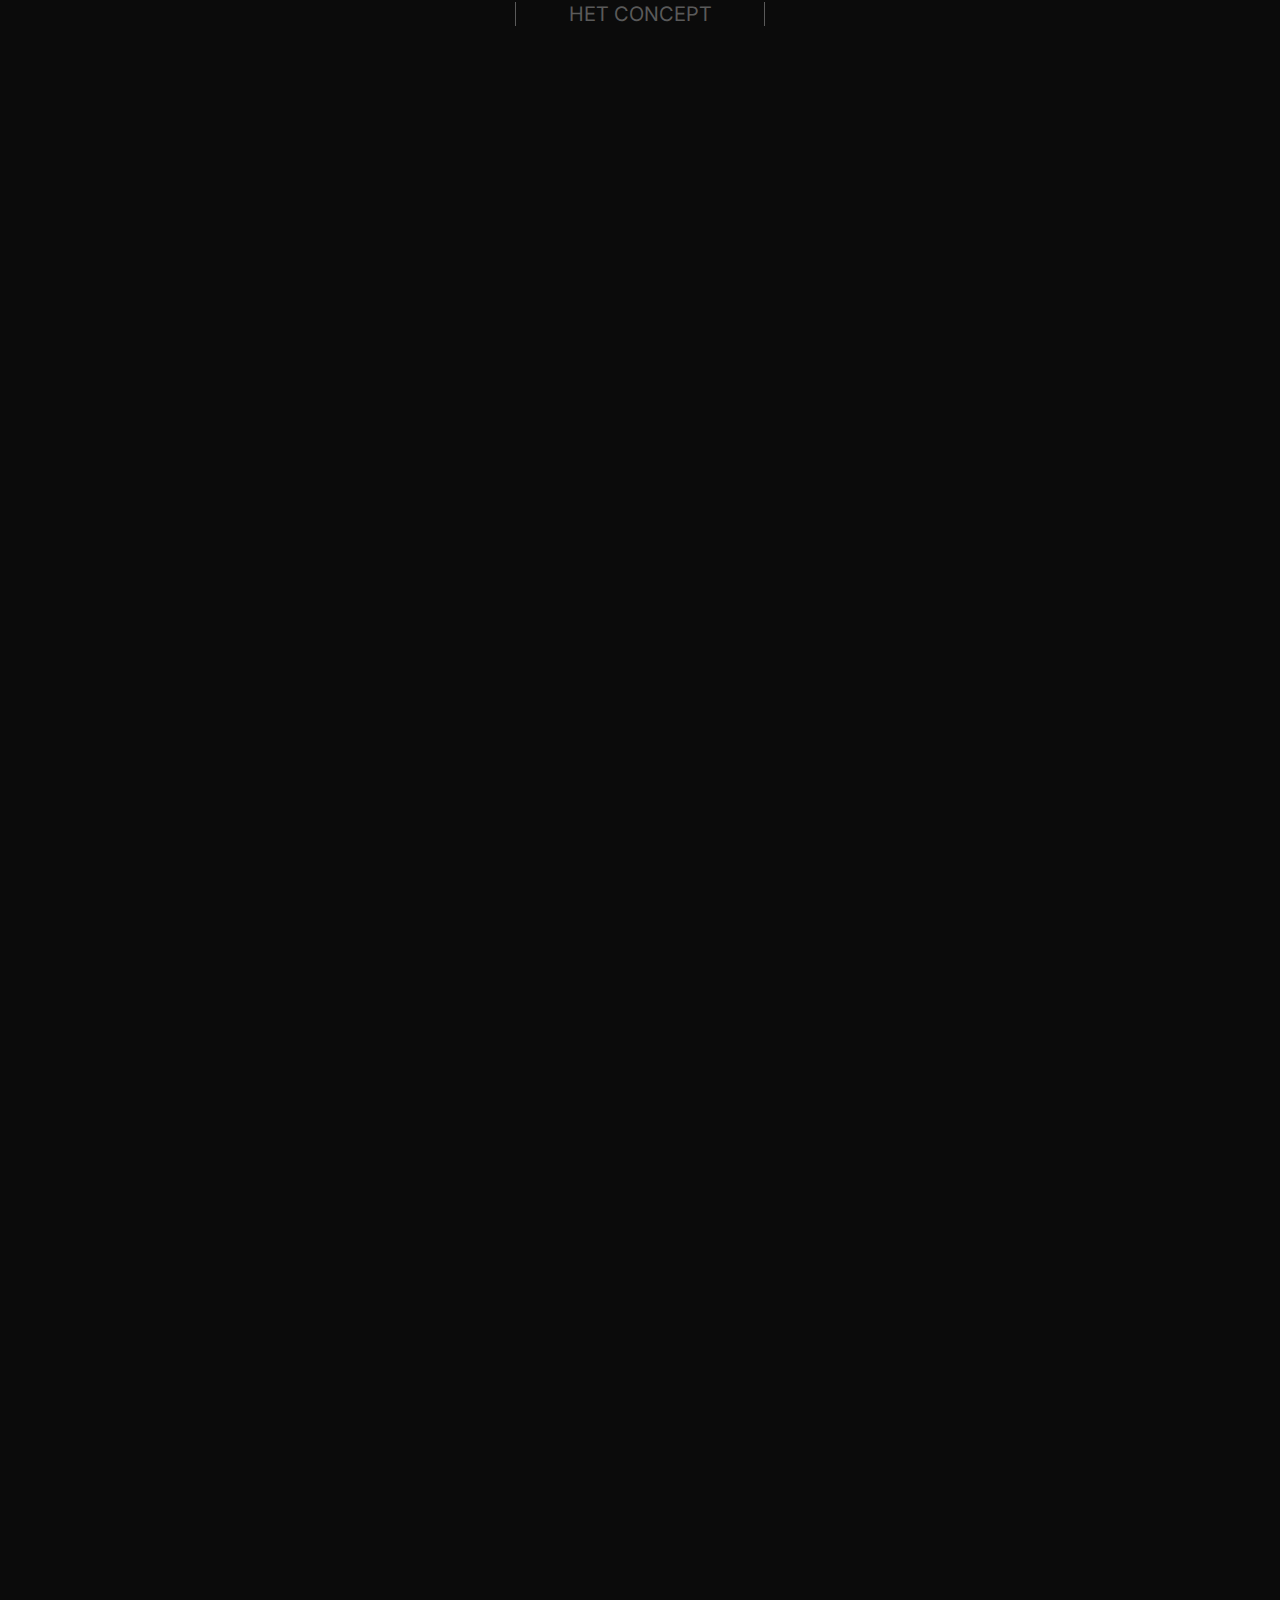
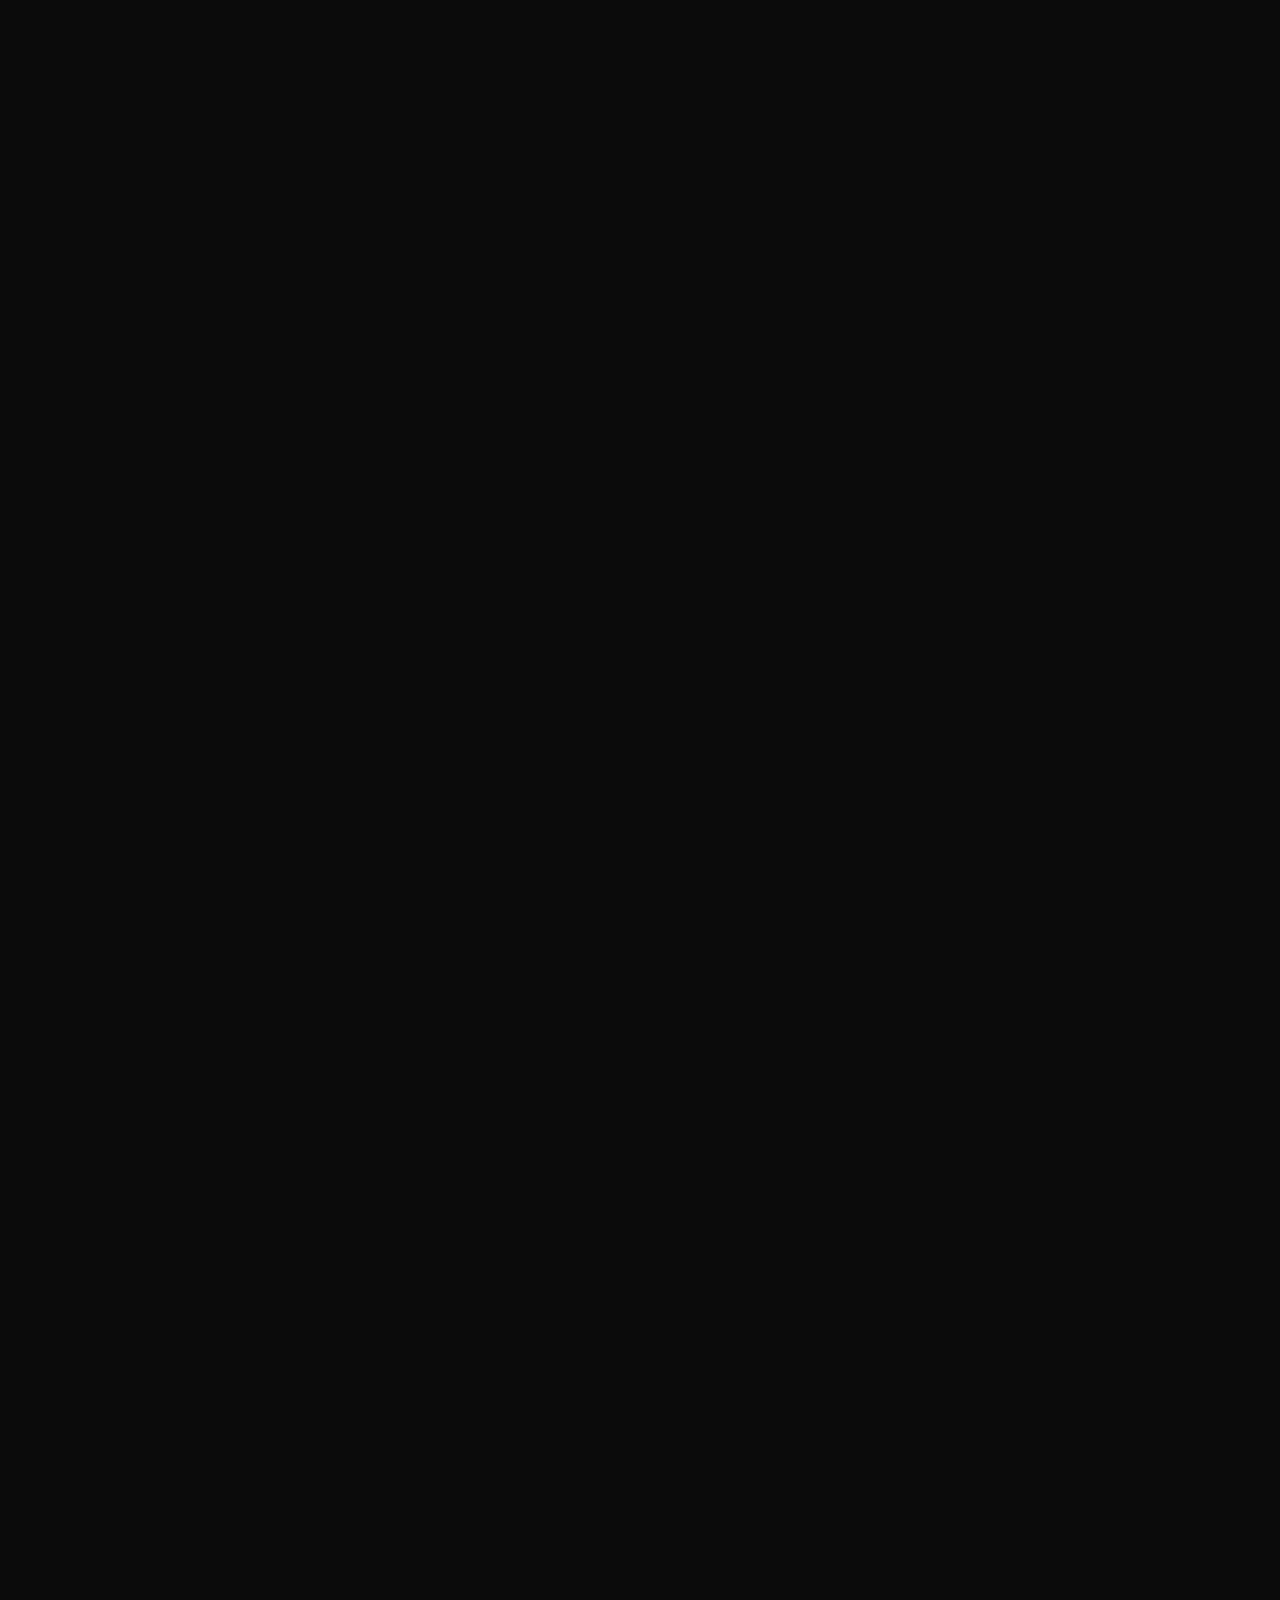
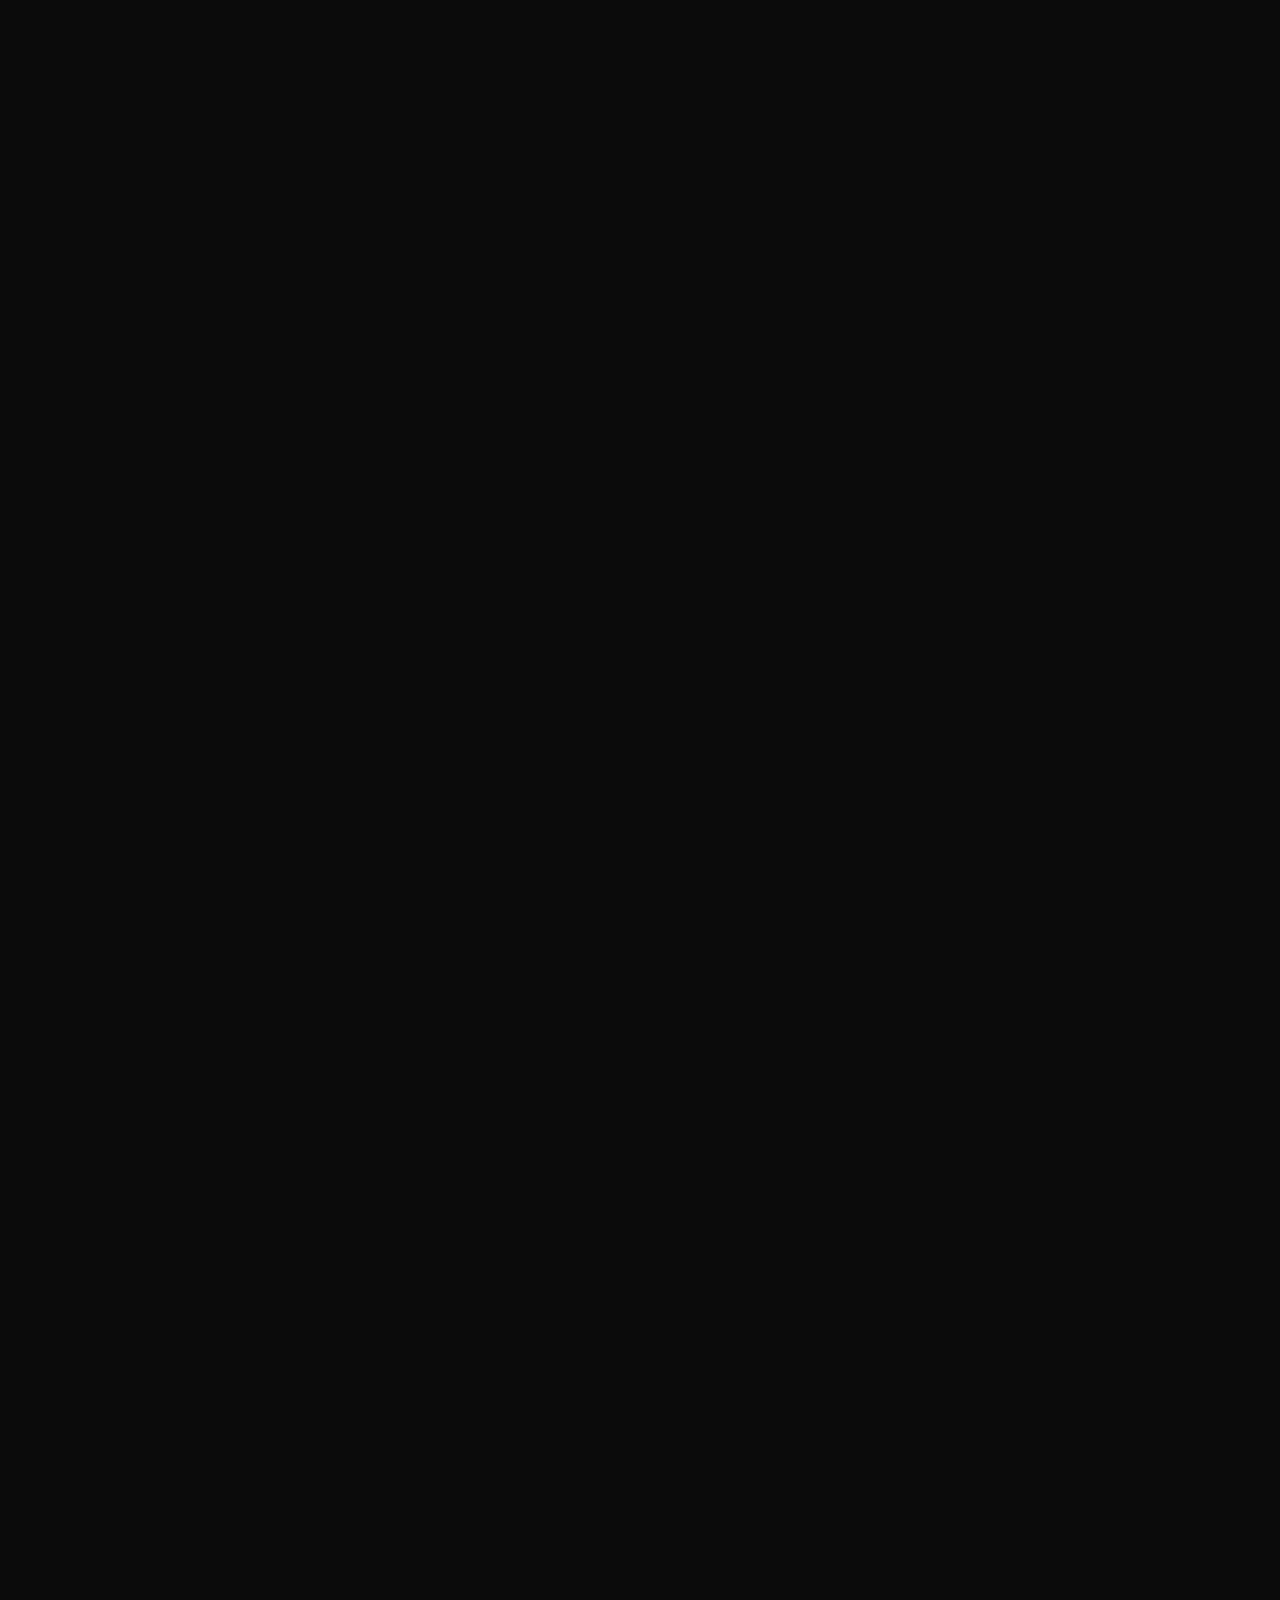
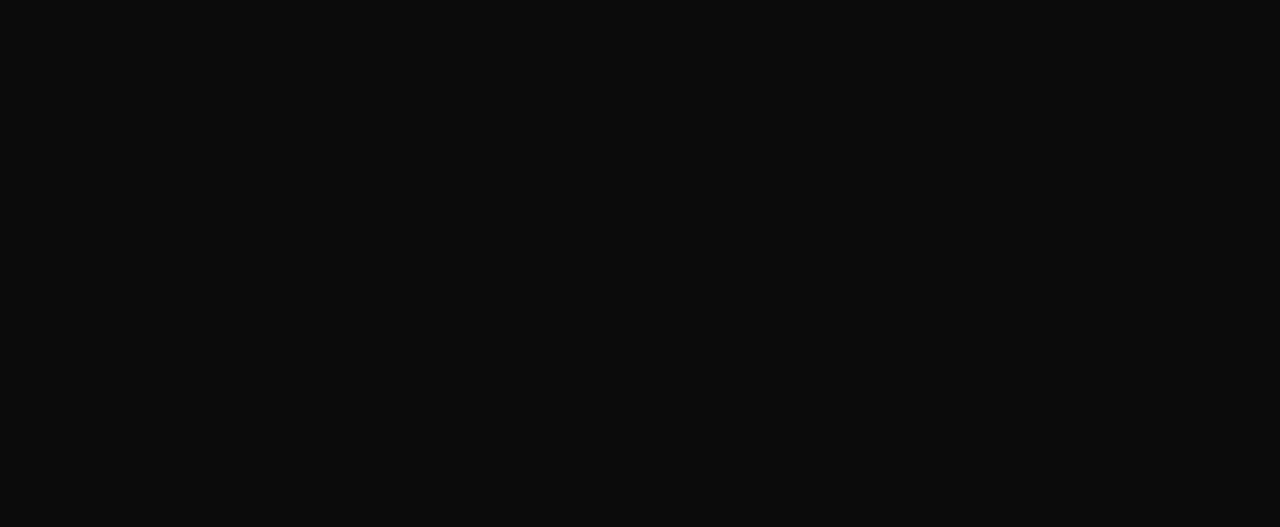
<file: lada.html>
<!DOCTYPE html>
<html lang="en">
<head>
    <meta charset="UTF-8">
    <meta http-equiv="X-UA-Compatible" content="IE=edge">
    <meta name="viewport" content="width=device-width, initial-scale=1.0">
    <title>Dex Twisk Portfolio</title>
    <link rel="stylesheet" href="style/style.css">
    <!--inter font-->
    <link rel="preconnect" href="https://fonts.googleapis.com">
    <link rel="preconnect" href="https://fonts.gstatic.com" crossorigin>
    <link href="https://fonts.googleapis.com/css2?family=Inter:wght@400;700;900&display=swap" rel="stylesheet"> 
</head>
<body>
    <header>
        <div class="logo">
            <a href="index.html">
                <img src="images/homelogo.png" alt="">
                <img class="image-overlay" src="images/homelogoHover.png" alt="">
            </a>
        </div>
        <nav class="navbar">
            <div class="hamburger-menu">
                <div class="line line-1"></div>
                <div class="line line-2"></div>
                <div class="line line-3"></div>
            </div>
            <ul nav-list>
                <li class="nav-item">
                    <a class="nav-link" href="index.html">work</a>
                </li>
                <li class="nav-item">
                    <a class="nav-link" href="specs.html">specs</a>
                </li>
                <li class="nav-item">
                    <a class="nav-link" href="specialties.html">specialties</a>
                </li>
            </ul>
        </nav>
    </header>
    <main class="lada-main work">
        <!--main section 1 intro-->
        <section>
            <h1>LADA</h1>
            <h2>PROJECT BEYOND</h2>
        </section>
        <!--main section 2-->
        <section>
            <div class="wrap-content">
                <h3 class="fade-in">WAT IK HEB GEBRUIKT</h3>
                <ul class="content">
                    <li class="fade-in">DESK RESEARCH</li>
                    <li class="fade-in">INTERVIEWS</li>
                    <li class="fade-in">AEIOU WORKSHEET</li>
                    <li class="fade-in">USER JOURNEY</li>
                    <li class="fade-in">PERSONAS</li>
                    <li class="fade-in">EMPATHY MAP</li>
                    <li class="fade-in">CONTEXT MAP</li>
                    <li class="fade-in">JOB STORIES</li>
                    <li class="fade-in">REQUIREMENT LIST & MORFOLOGISCHE KAART</li>
                    <li class="fade-in">SCAMPER</li>
                    <li class="fade-in">CUSTOMER JOURNEY & STORYBOARD</li>
                    <li class="fade-in">PROTOTYPE TESTS</li>
                    <li class="fade-in">CO-CREATIE ENQUÊTE</li>
                </ul>
            </div>
            <div class="wrap move-left">
                <img src="images/ladaFinalWorkImage.png" alt="">
                <a href="" target="_blank">
                    <button>EINDPRODUCT</button>
                </a>
            </div>
        </section>
        <!--main section 3 intro-->
        <section class="container">
            <p class="move-right">
                Welke problemen onstaan er binnen het huishouden met betrekking tot opladers? 
            </p>
            <img class="move-left" src="images/ladaEclipse.png" alt="">
        </section>
        <!--main section 4-->
        <section class="container">
            <div class="fade-in">
                <h3>HET ONDERZOEK</h3>
                <H4>BELANGRIJKSTE INZICHTEN</H4>
            </div>
            <p class="fade-in">Wat zijn de meestvoorkomende problemen die huishoudens ondervinden met betrekking tot opladers?
            </p>
        </section>
        <!--main section 5-->
        <section class="container">
            <div class="lada-container">
                <div class="wrap move-right">
                    <h3>INTERVIEWS</h3>
                    <ul>
                        <li>Laders worden soms gepakt zonder toestemming</li>
                        <li>Meerdere mensen willen tegelijk laden</li>
                        <li>Laders worden gedeeld in gezamenlijke ruimtes</li>
                    </ul>
                </div>
                <div class="wrap move-left">
                    <h3>DESK RESEARCH</h3>
                    <ul>
                        <li>Gemiddelde smartphone batterij gaat 300 tot 500 laadcycli mee.
                        </li>
                        <li>Levensduur van een lader ligt tussen 3 maanden en een jaar
                        </li>
                    </ul>
                </div>
            </div>
        </section>
        <section class="container">
            <h3 class="move-left">CONTEXT MAP</h3>
            <p class="move-right">onze focus is gegaan op de woonkamer</p>
            <img class="fade-in" src="images/contextmapImage.png" alt="">
        </section>
        <section>
            <div class="lada-container">
                <div class="fade in">
                    <h3>HET CONCEPT</h3>
                </div>
                <div class="wrap move-right">
                    <h3>JOB STORIE</h3>
                    <p>Wanneer ik na een lange dag werken thuis kom,</p>
                    <p>Wil ik niet lastig gevallen worden door conflicten omtrent het laden tussen de kinderen,</p>
                    <p>Zodat ik in rust kan bijkomen van mijn dag.</p>
                </div>
                <div class="wrap move-left">
                    <h3>REQUIREMENT LIST</h3>
                    <ul>
                       <li>Meerdere devices kunnen tegelijkertijd opladen
                    </li>
                       <li>Verschillende soorten devices kunnen laden
                    </li>
                       <li>Moet overzichtelijk ogen
                    </li>
                       <li>Moet feedback geven</li>
                       <li>Moet een duurzame manier van laden zijn</li>
                       <li>Moet een indicatie kunnen weergeven van laadpercentage
                    </li>
                       <li>Moet gedragsverandering stimuleren
                    </li>
                       <li>Moet overal in het huis bereikbaar zijn
                    </li>
                    </ul>
                </div>
            </div>
        </section>
        <section>
            <div class="lada-container">
                <div class="wrap fade-in">
                    <h3>PROTOTYPE TEST</h3>
                </div>
                <div class="wrap move-right">
                    <ul>
                        <li>Afstandsbediening</li>
                        <li>Oplaadpunt smartwatch</li>
                        <li>Waar plaats je welk device</li>
                        <li>Lock systeem</li>
                    </ul>
                </div>
                <div class="move-left">
                    <img src="images/prototypeTest.png" alt="">
                </div>
            </div>
        </section>
        <section>
            <div class="lada-container">
                <div class="wrap fade-in">
                    <h3>LAATSTE ONTWERP</h3>
                </div>
                <div class="wrap move-right">
                    <ul>
                        <li>Aparte laadpunten door het huis</li>
                        <li>Afstandsbediening verwerkt in display</li>
                        <li>Indicatie waar te laden</li>
                    </ul>
                </div>
                <div class="move-left">
                    <img src="images/laatsteOntwerpLada.png" alt="">
                </div>
            </div>
        </section>
        <section>
            <div class="lada-container">
                <div class="fade-in">
                    <h3>DE FEATURES</h3>
                    <h3>FEEDBACK</h3>
                </div>
                <div class="fade-in">
                    <h4>Voiceover</h4>
                    <img src="images/voiceover.png" alt="">
                    <h4>Kleurgebruik</h4>
                    <img src="images/rood.png" alt="">
                    <h5>0 - 20%</h5>
                    <img src="images/oranje.png" alt="">
                    <h5>20 - 80%</h5>
                    <img src="images/groen.png" alt="">
                    <h5>80 - 100%</h5>
                    <h4>Spraakassistentie</h4>
                    <img src="images/spraakassistentie.png" alt="">
                </div>
            </div>
        </section>
        <section>
            <div class="lada-container">
                <div>
                    <h3 class="move-right">LED-DISPLAY</h3>
                    <p class="move-left">een inzicht krijgen van het laadgedrag per huishouden</p>
                </div>
                <div class="fade-in">
                    <img src="images/led-display.png" alt="">
                    <img src="images/UserInterfaceIkLuisterSpraakassistentie.png" alt="">
                    <img src="images/UserInterfaceAccpeteertdVerzoekSpraakassistentie.png" alt="">
                    <img src="images/UserInterfaceNachtstand.png" alt="">
                </div>
            </div>
        </section>
    </main>
    <footer class="footer-work">
        <section class="fade-in">
            <div class="overlay">
                <a href="plogdedag.html">
                    <img src="images/HomepaginaplogdedagImage.png" alt="">
                    <h3>PLOG DE DAG</h3>
                </a>
            </div>
            <div class="overlay">
                <a href="joydrive.html">
                    <img src="images/HomepaginaJoydriveImage.png" alt="">
                </a>
                <h3>JOYDRIVE</h3>
            </div>
            <div class="overlay">
                <a href="koffiemaas.html">
                    <img src="images/HomepaginaMaaasImage.png" alt="">
                </a>
                <h3>MAAS</h3>
            </div>
        </section>
    </footer>
    <script src="script/script.js"></script>
</body>
</html>
</file>
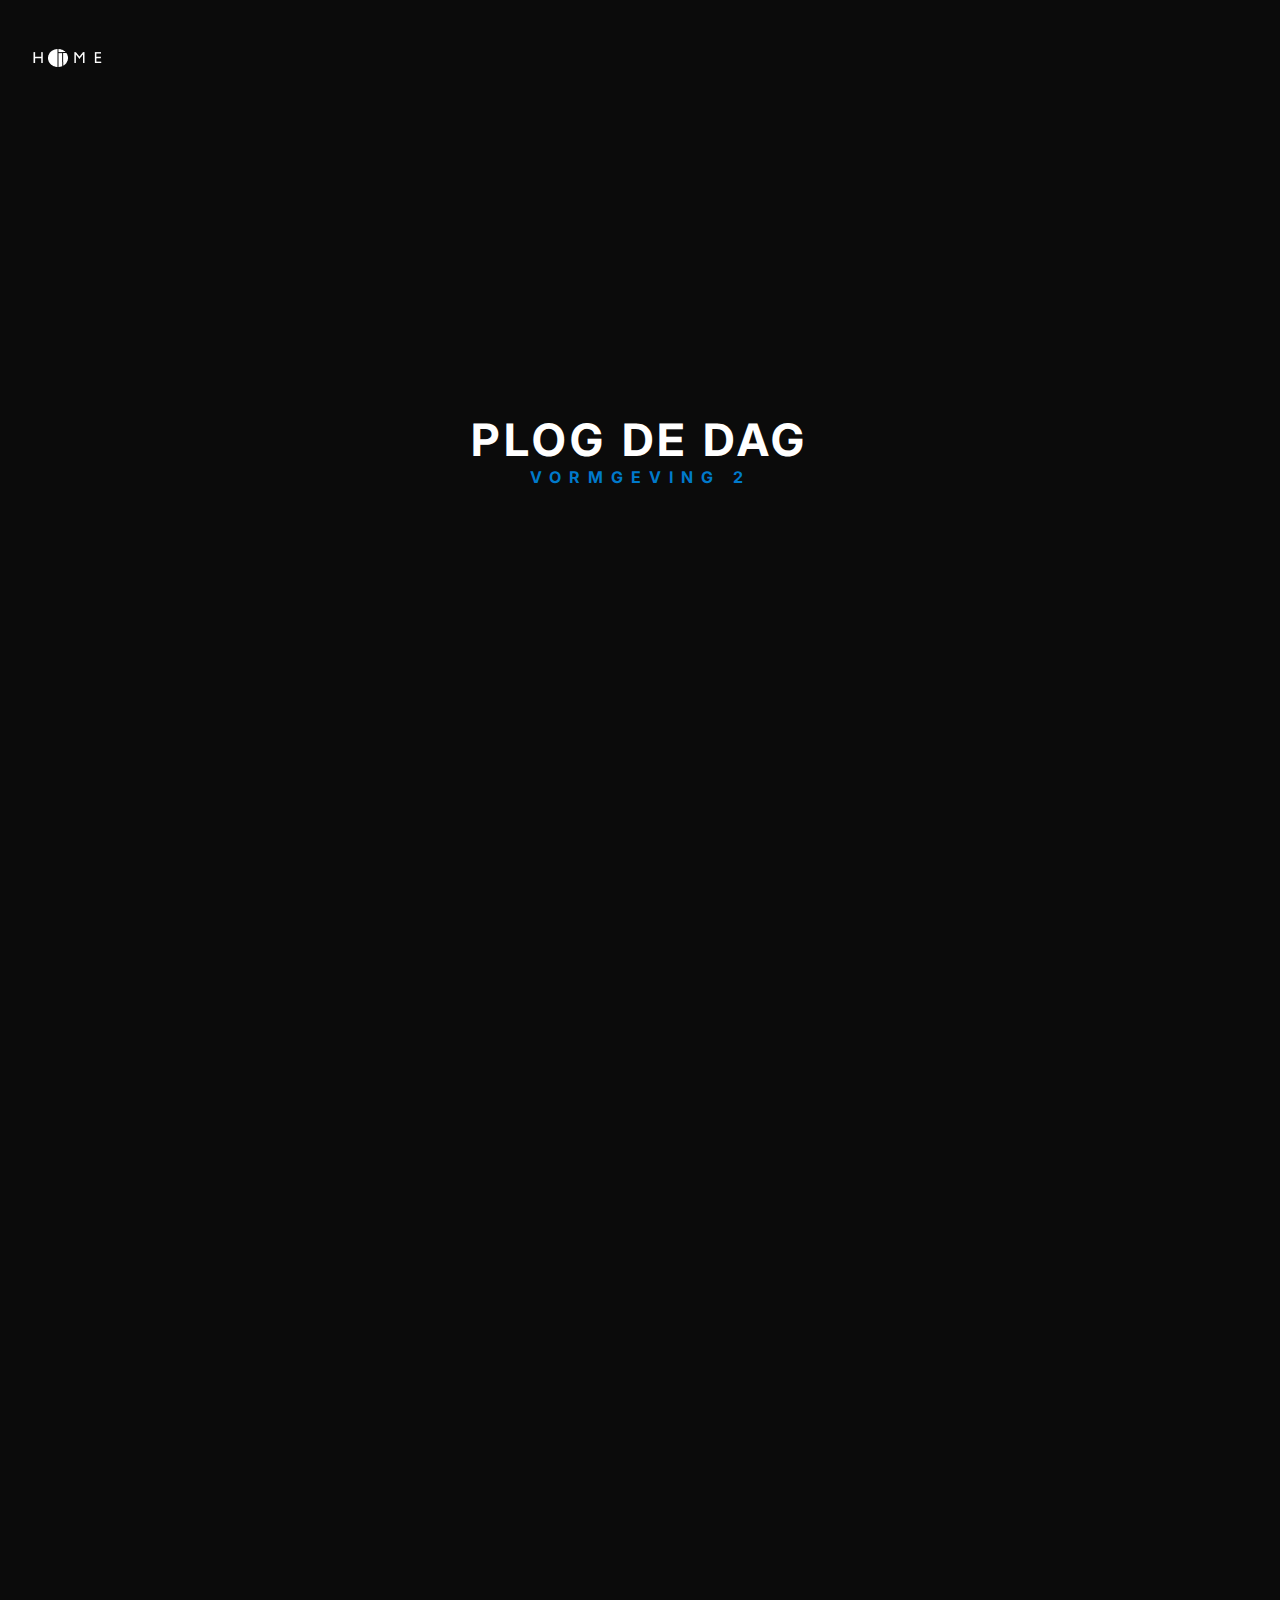
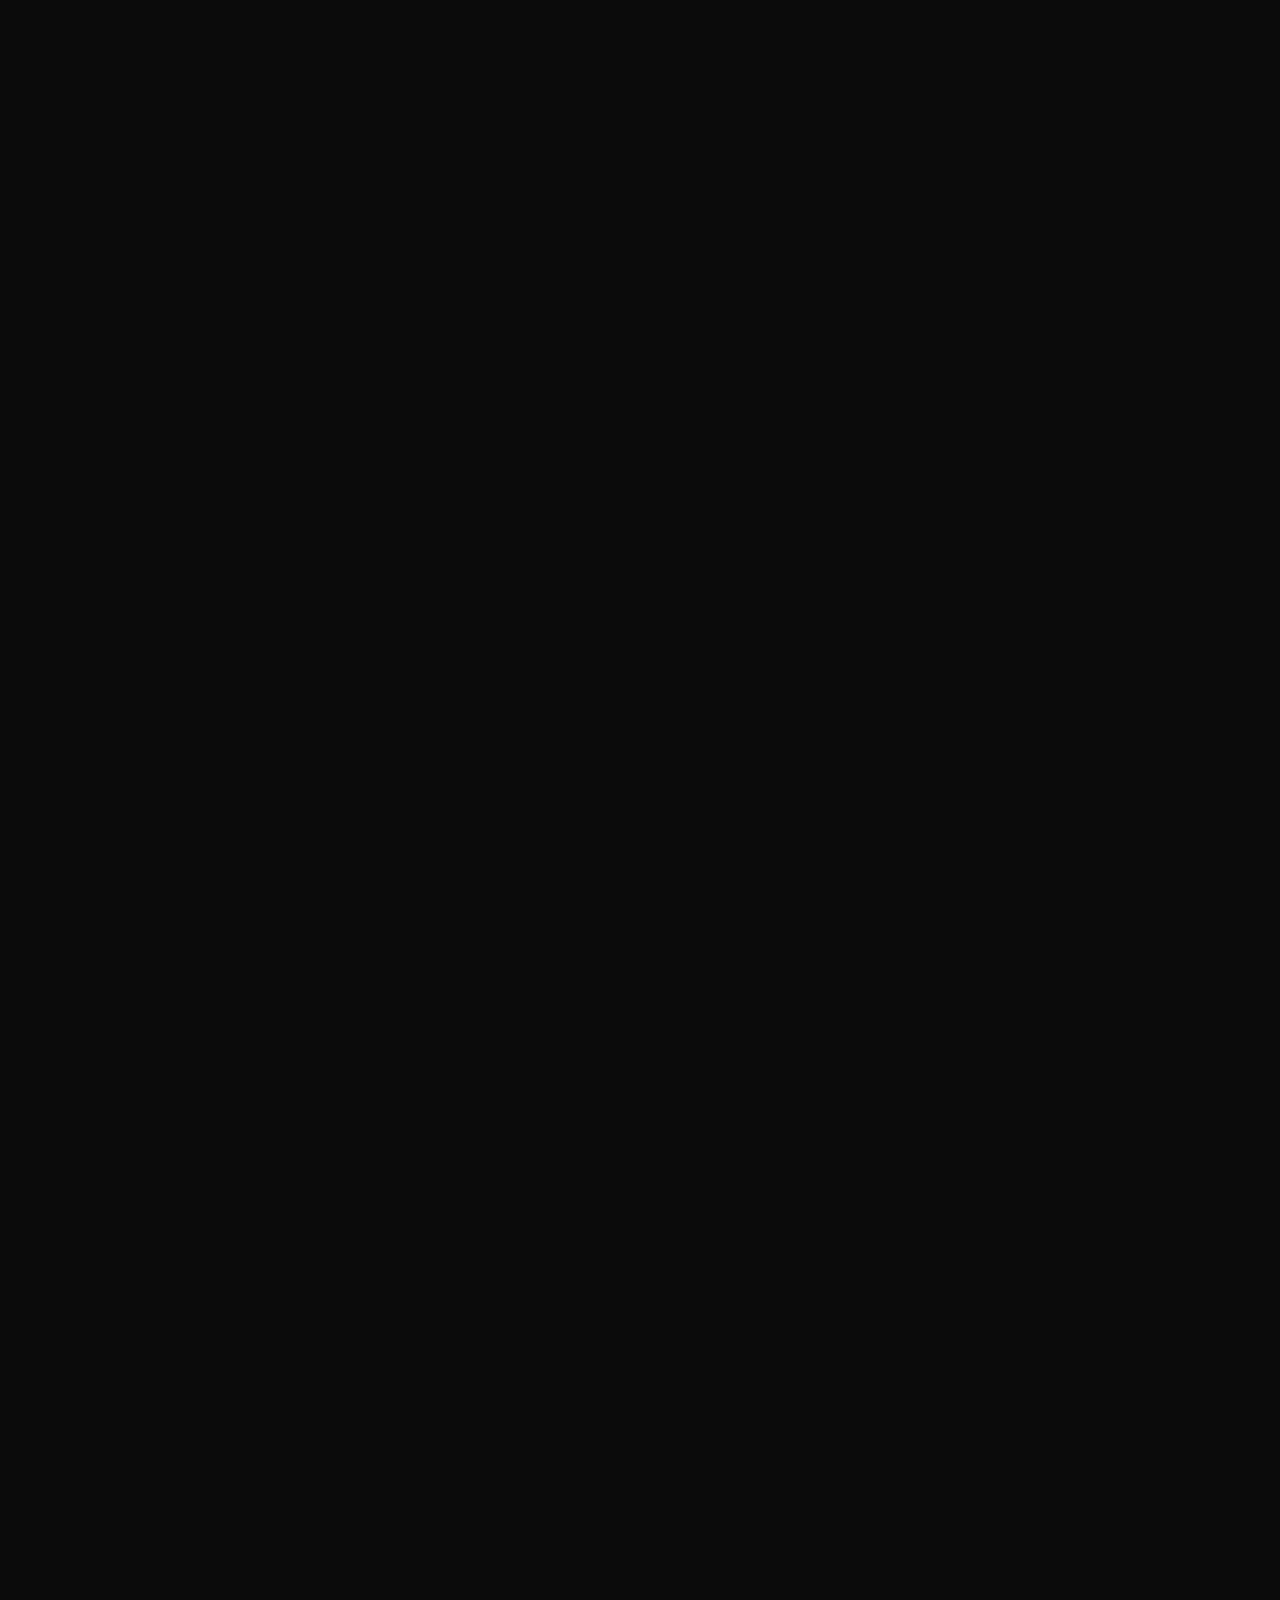
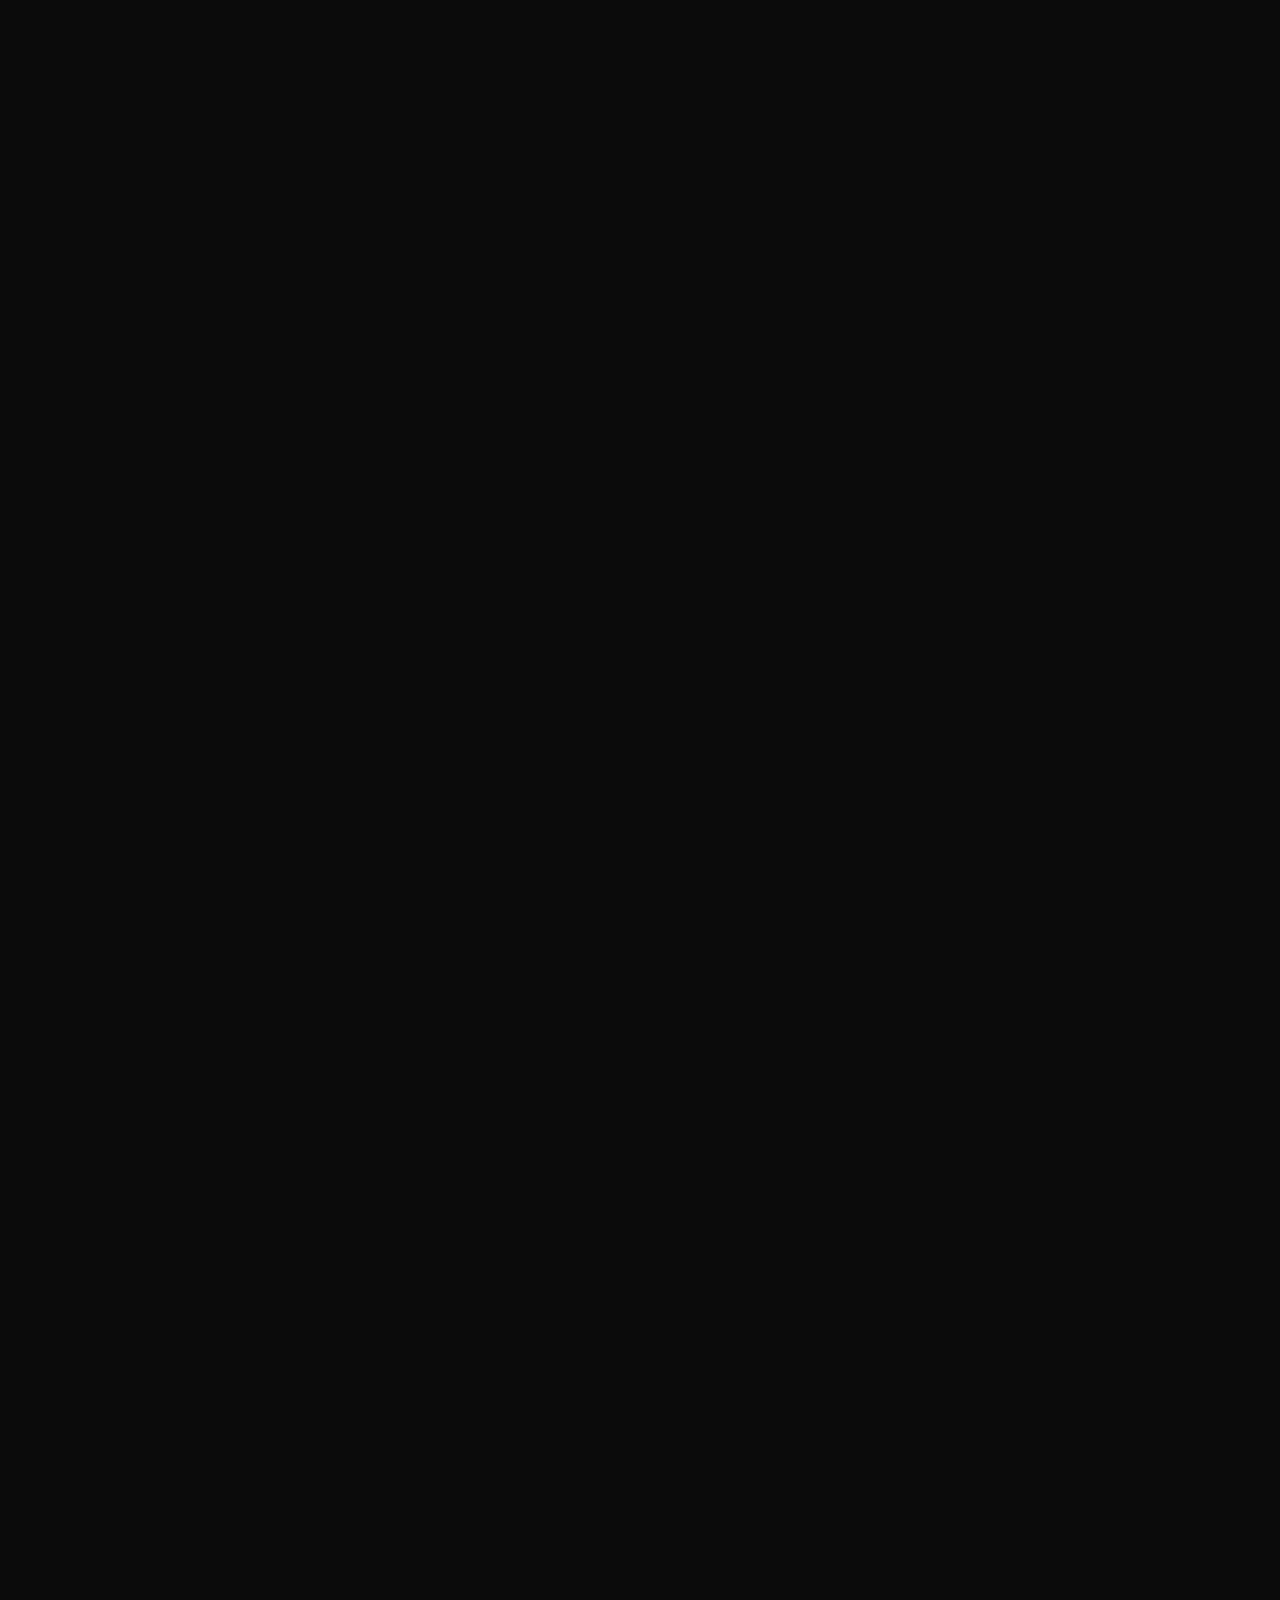
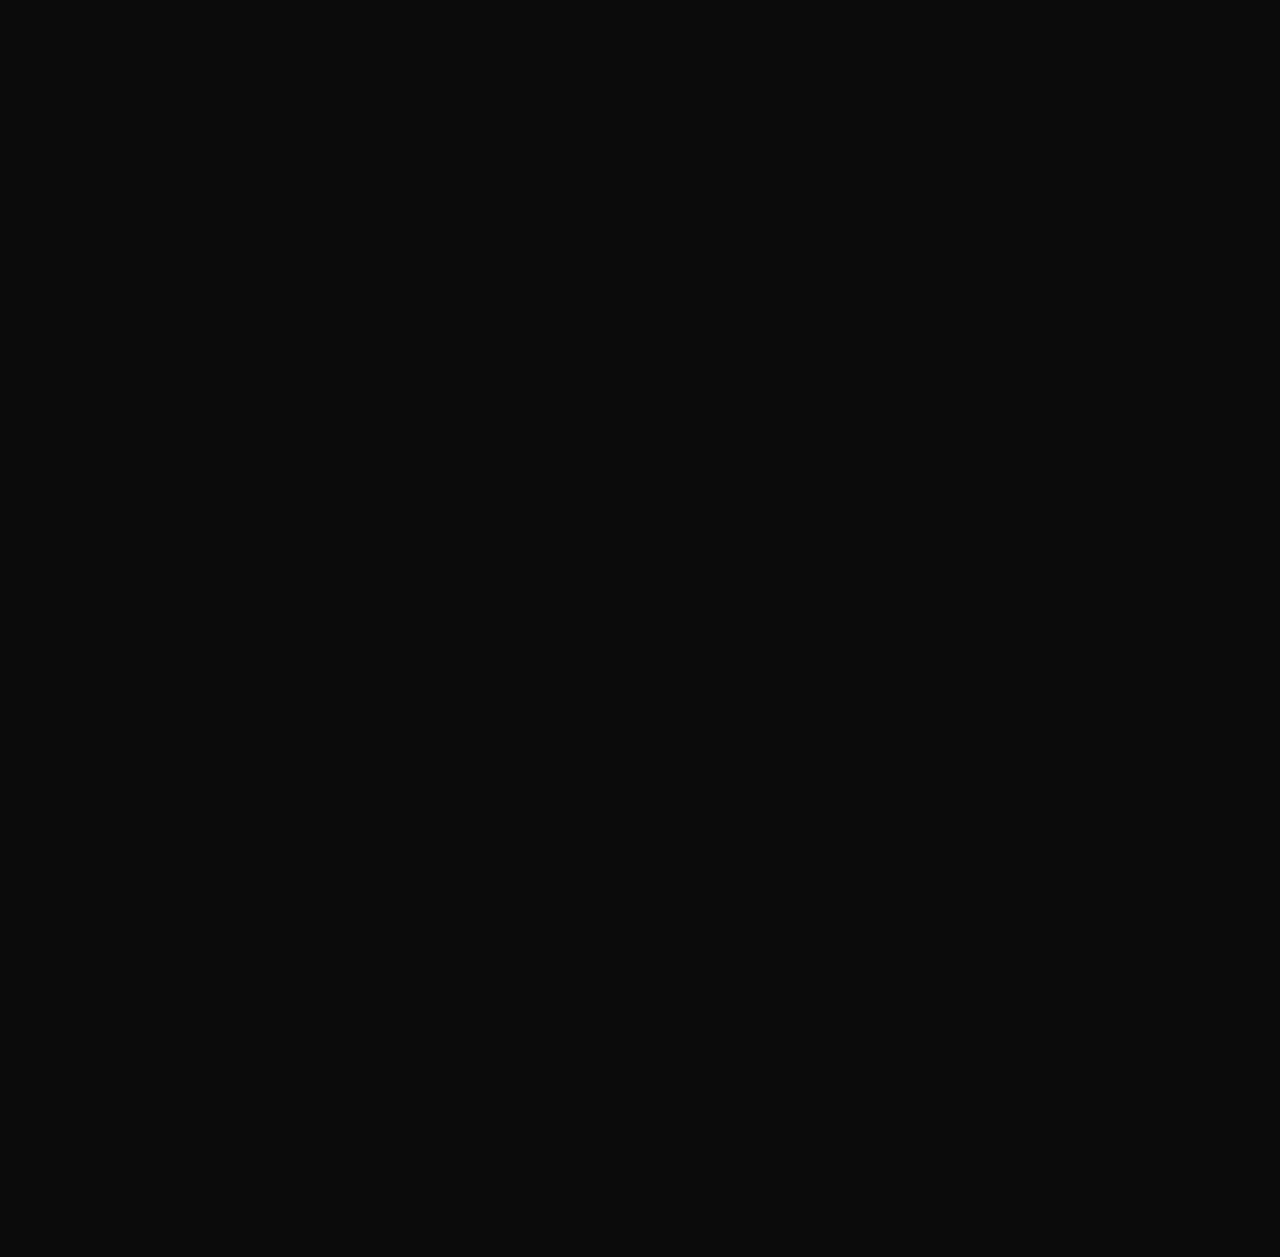
<file: plogdedag.html>
<!DOCTYPE html>
<html lang="en">
<head>
    <meta charset="UTF-8">
    <meta http-equiv="X-UA-Compatible" content="IE=edge">
    <meta name="viewport" content="width=device-width, initial-scale=1.0">
    <title>Dex Twisk Portfolio</title>
    <link rel="stylesheet" href="style/style.css">
    <!--inter font-->
    <link rel="preconnect" href="https://fonts.googleapis.com">
    <link rel="preconnect" href="https://fonts.gstatic.com" crossorigin>
    <link href="https://fonts.googleapis.com/css2?family=Inter:wght@400;700;900&display=swap" rel="stylesheet"> 
</head>
<body>
    <header>
        <div class="logo">
            <a href="index.html">
                <img src="images/homelogo.png" alt="">
                <img class="image-overlay" src="images/homelogoHover.png" alt="">
            </a>
        </div>
        <nav class="navbar">
            <div class="hamburger-menu">
                <div class="line line-1"></div>
                <div class="line line-2"></div>
                <div class="line line-3"></div>
            </div>
            <ul nav-list>
                <li class="nav-item">
                    <a class="nav-link" href="index.html">work</a>
                </li>
                <li class="nav-item">
                    <a class="nav-link" href="specs.html">specs</a>
                </li>
                <li class="nav-item">
                    <a class="nav-link" href="specialties.html">specialties</a>
                </li>
            </ul>
        </nav>
    </header>
    <main class="plogdedag-main work">
        <!--main section 1 intro-->
        <section>
            <h1>PLOG DE DAG</h1>
            <h2>VORMGEVING 2</h2>
        </section>
        <section>
                <div class="wrap-content">
                    <h3 class="fade-in">WAT IK HEB GEBRUIKT</h3>
                    <ul class="content">
                        <li class="fade-in">BUTTON STATES</li>
                        <li class="fade-in">STYLE GUIDE</li>
                        <li class="fade-in">VISUELE IDENTITEIT</li>
                        <li class="fade-in">MULTI DEVICE LAYOUT</li>
                    </ul>
                </div>
                <div class="wrap move-left">
                    <div>
                        <h4>DESKTOP</h4>
                        <img src="images/PlogdedagFinalWorkDesktop.png" alt="">
                    </div>
                    <div>
                        <h4>TABLET</h4>
                        <img src="images/PlogdedagFinalWorkTablet.png" alt="">
                    </div>
                    <div>
                        <h4>PHONE</h4>
                        <img src="images/PlogdedagFinalWorkPhone.png" alt="">
                    </div>
                </div>
        </section>
        <section class="container">
                <p class="move-right">De Gemeente Rotterdam organiseerde de campagne Plog de dag. Het doel van de campagne is om zoveel mogelijk mensen - al hardlopend zwerfafval te laten verzamelen. Aan mij was de taak om een responsieve one page website hiervoor te ontwerpen. 
                </p>
                <img class="move-left" src="images/PlogdedagEclipseImage.png" alt="">
        </section>
        <section class="container">
                <div class="wrap move-right">
                    <h4>ONE PAGE PHONE</h4>
                    <img src="images/PlogdedagOnePagePhoneImage.png" alt="">
                </div>
                <div class="wrap move-left">
                    <h3>1STE MOBIEL VERSIE</h3>
                    <p>De eerste stap in mijn proces was de visuele identiteit te onderzoeken van de Gemeente Rotterdams website.  Aan de hand daarvan heb ik een eerste mobiele one page website versie ontworpen.
                    </p>
                </div>
        </section>
        <section class="container">
                <div class="wrap move-right">
                    <h3>WIREFRAME SCHETSEN DESKTOP</h3>
                    <P>Een desktop scherm is vrij groot waardoor de lay-out van de content op verschillende manieren kan worden neergezet.</P>
                </div>
                <div class="wrap-content move-left">
                    <div>
                        <h4>1</h4>
                        <h4>2</h4>
                        <h4>3</h4>
                    </div>
                    <div>
                        <img src="images/PlogdedagWireframesImage.png" alt="">
                    </div>
                </div>
        </section>
        <section class="container">
                <div class="wrap-content move-right">
                    <div>
                        <h4>PHONE</h4>
                        <img src="images/PlogdedagHifischetsPhone.png" alt="">
                    </div>
                    <div>
                        <h4>DESKTOP</h4>
                        <img src="images/PlogdedagHifischetsDesktop.png" alt="">
                    </div>
                </div>
                <div class="wrap move-left">
                    <h3>HIFI SCHETSEN</h3>
                    <p>De volgende stap in mijn proces zijn het maken van hifi schetsen en aan de hand van feedback de hifi schetsen verder ontwikkelen tot een eindproduct.</p>
                    <h3>FEEDBACK</h3>
                    <p>Je kan eventueel meer groen toevoegen, ik zie namelijk  veel zwart maar op de originele website van de gemeente zie je wel meer groen.</p>
                    <p>Wellicht is het plaatsen van een video boven een foto niet zo handig.</p>
                </div>
        </section>
    </main>
    <footer class="footer-work">
        <section class="fade-in">
            <div class="overlay">
                <a href="joydrive.html">
                    <img src="images/HomepaginaJoydriveImage.png" alt="">
                </a>
                <h3>JOYDRIVE</h3>
            </div>
            <div class="overlay">
                <a href="festival.html">
                    <img src="images/HomepaginaFestivalImage.png" alt="">
                </a>
                <h3>FESTIVAL</h3>
            </div>
            <div class="overlay">
                <a href="koffiemaas.html">
                    <img src="images/HomepaginaMaaasImage.png" alt="">
                </a>
                <h3>MAAAS</h3>
            </div>
        </section>
    </footer>
    <script src="script/script.js"></script>
</body>
</html>
</file>
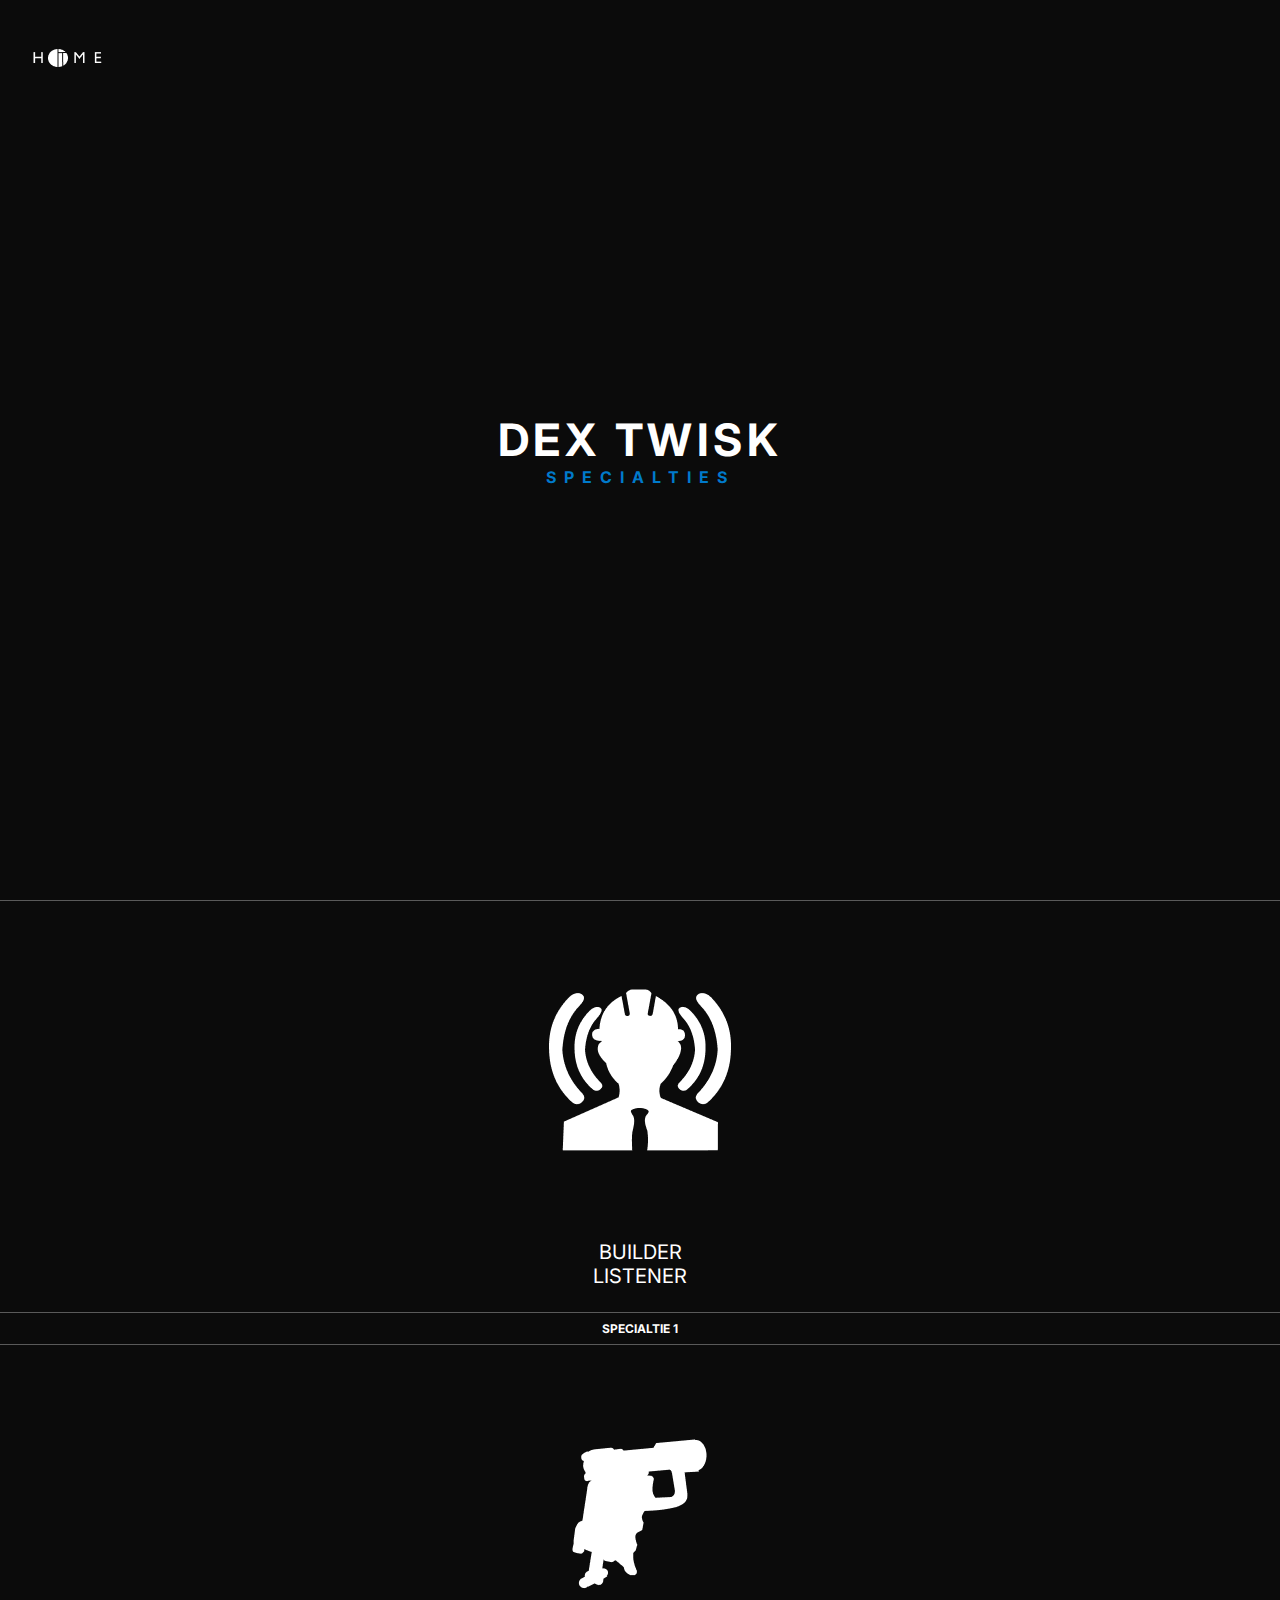
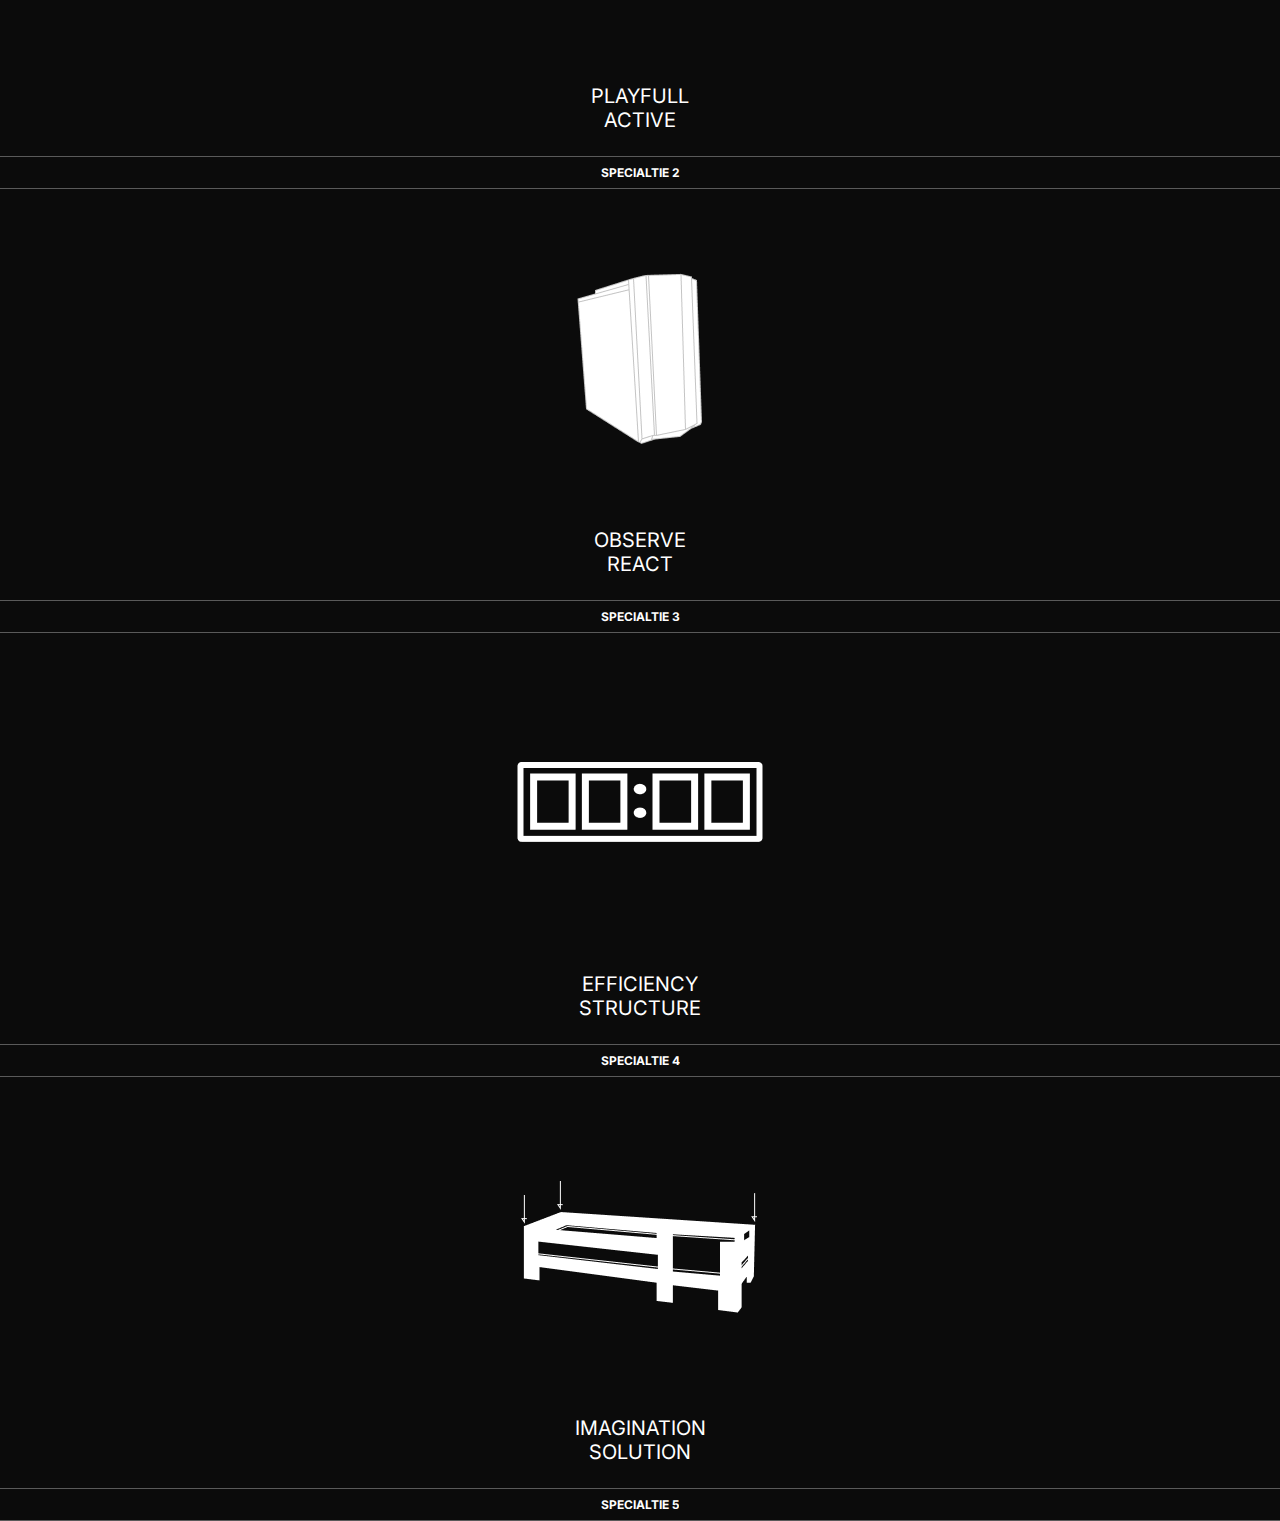
<file: specialties.html>
<!DOCTYPE html>
<html lang="en">
<head>
    <meta charset="UTF-8">
    <meta http-equiv="X-UA-Compatible" content="IE=edge">
    <meta name="viewport" content="width=device-width, initial-scale=1.0">
    <title>Dex Twisk Portfolio</title>
    <link rel="stylesheet" href="style/style.css">
    <!--inter font-->
    <link rel="preconnect" href="https://fonts.googleapis.com">
    <link rel="preconnect" href="https://fonts.gstatic.com" crossorigin>
    <link href="https://fonts.googleapis.com/css2?family=Inter:wght@400;700;900&display=swap" rel="stylesheet"> 
</head>
<body>
    <header>
        <div class="logo">
            <a href="index.html">
                <img src="images/homelogo.png" alt="">
                <img class="image-overlay" src="images/homelogoHover.png" alt="">
            </a>
        </div>
        <nav class="navbar">
            <div class="hamburger-menu">
                <div class="line line-1"></div>
                <div class="line line-2"></div>
                <div class="line line-3"></div>
            </div>
            <ul nav-list>
                <li class="nav-item">
                    <a class="nav-link" href="index.html">work</a>
                </li>
                <li class="nav-item">
                    <a class="nav-link" href="specs.html">specs</a>
                </li>
                <li class="nav-item">
                    <a class="nav-link" href="specialties.html">specialties</a>
                </li>
            </ul>
        </nav>
    </header>
    <main class="main-specialties">
        <!--main section 1 intro-->
        <section>
            <h1>DEX TWISK</h1>
            <h2>SPECIALTIES</h2>
        </section>
        <section>
            <div class="specialties-container">
                <div class="wrap"> <!--wrap 1-->
                    <div class="div-one">
                        <img src="images/specialties1Image.png" alt="">
                        <h3>BUILDER</h3>
                        <h3>LISTENER</h3>
                    </div>
                    <div>
                        <h4>SPECIALTIE 1</h4>
                    </div>
                </div>
                <div class="wrap"> <!--wrap 2-->
                    <div>
                        <img src="images/specialties2Image.png" alt="">
                        <h3>PLAYFULL</h3>
                        <h3>ACTIVE</h3>
                    </div>
                    <div>
                        <h4>SPECIALTIE 2</h4>
                    </div>
                </div>
                <div class="wrap"> <!--wrap 3-->
                    <div>
                        <img src="images/specialties3Image.png" alt="">
                        <h3>OBSERVE</h3>
                        <h3>REACT</h3>
                    </div>
                    <div>
                        <h4>SPECIALTIE 3</h4>
                    </div>
                </div>
                <div class="wrap"> <!--wrap 4-->
                    <div>
                        <img src="images/specialties4Image.png" alt="">
                        <h3>EFFICIENCY</h3>
                        <h3>STRUCTURE</h3>
                    </div>
                    <div>
                        <h4>SPECIALTIE 4</h4>
                    </div>
                </div>
                <div class="wrap"> <!--wrap 5-->
                    <div>
                        <img src="images/specialties5Image.png" alt="">
                        <h3>IMAGINATION</h3>
                        <h3>SOLUTION</h3>
                    </div>
                    <div>
                        <h4>SPECIALTIE 5</h4>
                    </div>
                </div>
            </div>
        </section>
    </main>
    <script src="script/script.js"></script>
</body>
</file>
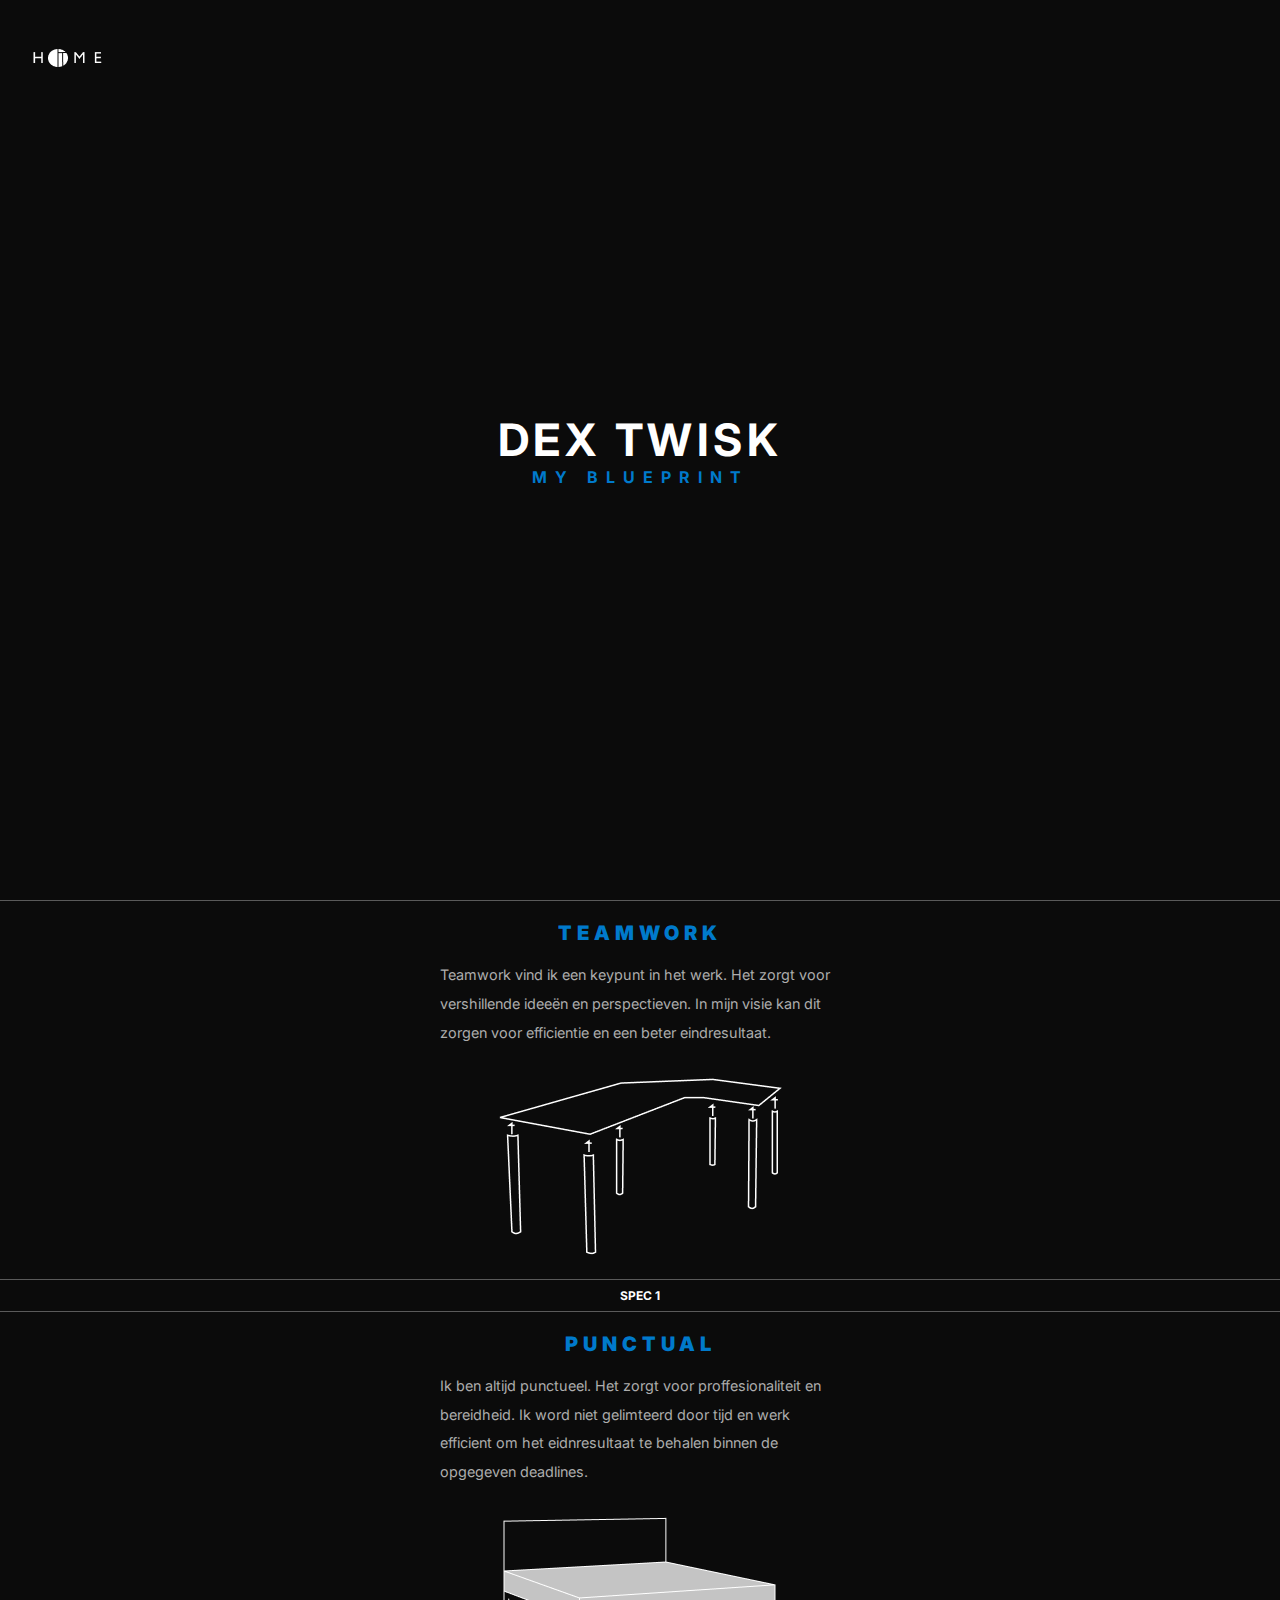
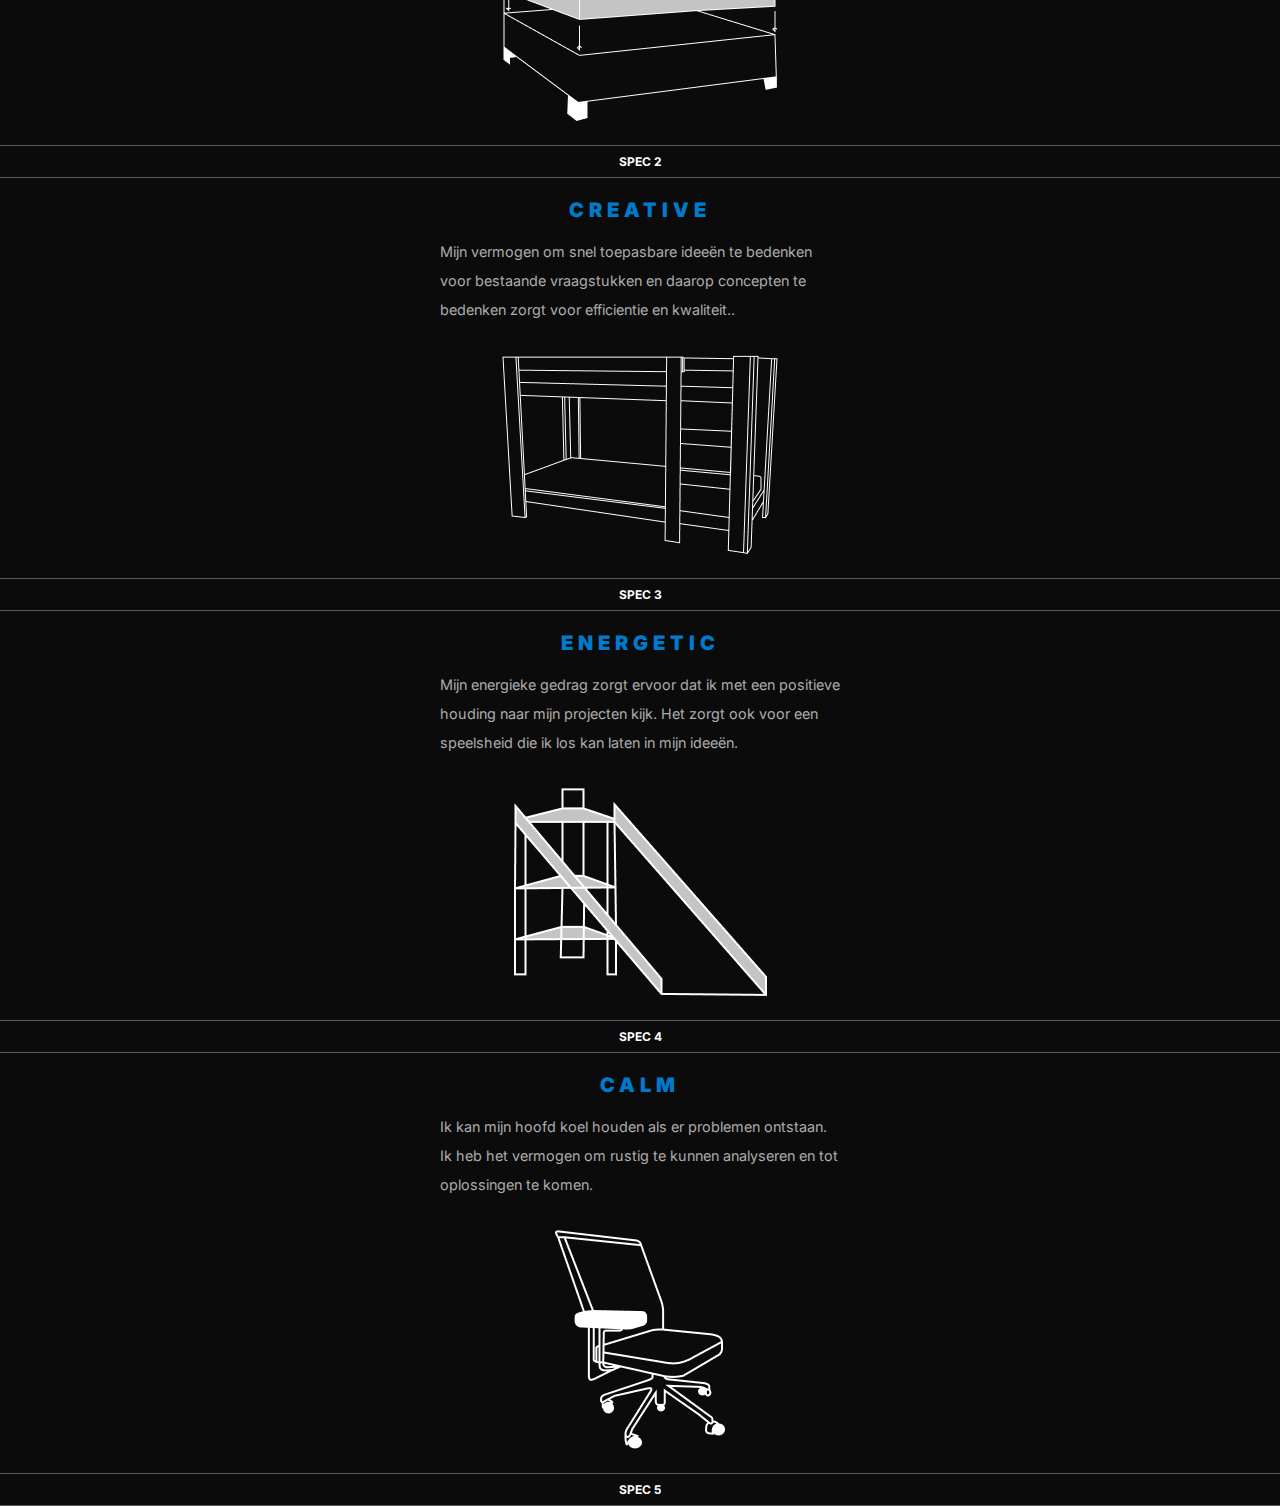
<file: specs.html>
<!DOCTYPE html>
<html lang="en">
<head>
    <meta charset="UTF-8">
    <meta http-equiv="X-UA-Compatible" content="IE=edge">
    <meta name="viewport" content="width=device-width, initial-scale=1.0">
    <title>Dex Twisk Portfolio</title>
    <link rel="stylesheet" href="style/style.css">
    <!--inter font-->
    <link rel="preconnect" href="https://fonts.googleapis.com">
    <link rel="preconnect" href="https://fonts.gstatic.com" crossorigin>
    <link href="https://fonts.googleapis.com/css2?family=Inter:wght@400;700;900&display=swap" rel="stylesheet"> 
</head>
<body>
    <header>
        <div class="logo">
            <a href="index.html">
                <img src="images/homelogo.png" alt="">
                <img class="image-overlay" src="images/homelogoHover.png" alt="">
            </a>
        </div>
        <nav class="navbar">
            <div class="hamburger-menu">
                <div class="line line-1"></div>
                <div class="line line-2"></div>
                <div class="line line-3"></div>
            </div>
            <ul nav-list>
                <li class="nav-item">
                    <a class="nav-link" href="index.html">work</a>
                </li>
                <li class="nav-item">
                    <a class="nav-link" href="specs.html">specs</a>
                </li>
                <li class="nav-item">
                    <a class="nav-link" href="specialties.html">specialties</a>
                </li>
            </ul>
        </nav>
    </header>
    <main class="main-specs">
        <!--main section 1 intro-->
        <section>
            <h1>DEX TWISK</h1>
            <h2>MY BLUEPRINT</h2>
        </section>
        <!--main section 2 my specs-->
        <section>
            <div class="specs-container">
                <div class="wrap"> <!--wrap 1-->
                        <div class="div-one">
                            <h3>TEAMWORK</h3>
                            <p>Teamwork vind ik een keypunt in het werk. Het zorgt voor vershillende ideeën en perspectieven. In mijn visie kan dit zorgen voor efficientie en een beter eindresultaat.</p>
                            <img src="images/specs1image.png" alt="">
                        </div>
                        <div>
                            <h4>SPEC 1</h4>
                        </div>
                </div>
                <div class="wrap"> <!--wrap 2-->
                    <div>
                        <h3>PUNCTUAL</h3>
                        <p>Ik ben altijd punctueel. Het zorgt voor proffesionaliteit en bereidheid. Ik word niet gelimteerd door tijd en werk efficient om het eidnresultaat te behalen binnen de opgegeven deadlines.</p>
                        <img src="images/specs2image.png" alt="">
                    </div>
                    <div>
                        <h4>SPEC 2</h4>
                    </div>
                </div>
                <div class="wrap"> <!--wrap 3-->
                    <div>
                        <h3>CREATIVE</h3>
                        <p>Mijn vermogen om snel toepasbare ideeën te bedenken voor bestaande vraagstukken en daarop concepten te bedenken zorgt voor efficientie en kwaliteit..</p>
                        <img src="images/specs3image.png" alt="">
                    </div>
                    <div>
                        <h4>SPEC 3</h4>
                    </div>
                </div>
                <div class="wrap"> <!--wrap 4-->
                    <div>
                        <h3>ENERGETIC</h3>
                        <p>Mijn energieke gedrag zorgt ervoor dat ik met een positieve houding naar mijn projecten kijk. Het zorgt ook voor een speelsheid die ik los kan laten in mijn ideeën.</p>
                        <img src="images/specs4image.png" alt="">
                    </div>
                    <div>
                        <h4>SPEC 4</h4>
                    </div>
                </div>
                <div class="wrap"> <!--wrap 5-->
                    <div>
                        <h3>CALM</h3>
                        <p>Ik kan mijn hoofd koel houden als er problemen ontstaan. Ik heb het vermogen om rustig te kunnen analyseren en tot oplossingen te komen.</p>
                        <img src="images/specs5image.png" alt="">
                    </div>
                    <div>
                        <h4>SPEC 5</h4>
                    </div>
                </div>
            </div> 
        </section>
    </main>
    <script src="script/script.js"></script>
</body>
</file>
<file: style/style.css>
*{
    box-sizing: border-box;
    margin: 0;
    padding: 0;
    /*zet de overwlow-x hidden in media queries voor side animation*/
    overflow-x: hidden;
}

:root {
    --grid-color: #1D1D1D;
    --lightgrey: #5A5A5A;
    --tekst-color: #ADADAD;
    --blue: #007ACB;
    --background-color: #0B0B0B;
    --white: #FFFFFF;
    --border-color: #2D2C2C;
    --black: #000000;
    --vlak: #0D0D0D;
}

body {
    background-color: var(--background-color);;
}

main {
    /*scroll-snap-type: y mandatory;*/
    /*overflow-y: scroll;*/
}

h1 {
    font-family: 'inter', sans-serif;
    font-size: clamp(2.25rem, 2.25vw + 1rem, 6rem);
    letter-spacing: 0.1em;
    color: var(--white);
}

h2 {
    color: var(--blue);
    font-family: 'inter', sans-serif;
    font-size: clamp(1rem, 1vw + .1rem, 2rem);
    letter-spacing: .5em;
}

h3 {
    color: var(--white);
    font-family: 'inter', sans-serif;
    font-size: clamp(1.25rem, 1.25vw + .1rem, 2rem);
    font-weight: 400;
}

h4 {
    color: var(--white);
    font-family: 'inter', sans-serif;
    font-size: .75em;
}

.content li {
    color: var(--white);
    font-family: 'inter', sans-serif;
    font-weight: 700;
}

p {
    color: var(--white);
    font-family: 'inter', sans-serif;
    line-height: 2em;
    font-size: .9em;
    color: var(--tekst-color);
}

section {
    scroll-snap-align: start;
}

ul {
    list-style: none;
}

li {
    font-family: 'inter', sans-serif;
}

/*---------------------------------------------------------*/
/*navigation*/

header section a {
    color: #00C2FF;
    
}

.logo {
    position: fixed;
    top: 0;
    z-index: 100;
    padding: 3em 100vw 2em 2em;
    background-color: var(--background-color);
}

.logo .image-overlay {
    position: absolute;
    top: 0;
    top: 3em;
    left: 2em;
    padding: .5em 1em .5em 2em;
    transform: translate(-2em, -.5em);
    opacity: 0;
    transition: 0.25s;
    background-color: white;
    border-radius: 0 25px 25px 0;
}

.logo .image-overlay:hover {
    opacity: 1;
    transition: 0.75s;
}

.background-image {
    width: 100vw;
    height: 100vh;
    object-fit: cover;
}

.navbar {
    position: fixed;
    z-index: 100;
    top: 4em;
    right: 4em;
}

nav ul {
    display: flex;
    gap: 6em;
}

.nav-item {
    list-style: none;
}

.nav-link {
    text-decoration: none;
    font-family: 'inter';
    font-weight: 700;
    color: white;
    letter-spacing: 1px;
    text-transform: uppercase;
}

/*---------------------------------------------------------*/
/*footer work*/
.footer-work section {
    display: flex;
    justify-content: center;
    align-items: center;
    gap: 2em;
    height: 100vh;
}

.footer-work div {
    position: relative;
}

.footer-work div:hover {
    transform: translateY(-5%);
}

.footer-work h3 {
    position: absolute;
    left: 50%;
    top: 50%;
    transform: translate(-50%, -50%);
    font-weight: 700;
}

.nav-link:hover::before,
.nav-link:hover::after {
    transform: scaleX(1);
}

/*---------------------------------------------------------*/
/*workmain section 1*/
main section:nth-of-type(1) { 
    display: flex;
    flex-direction: column;
    align-items: center;
    justify-content: center;
    height: 100vh;
    width: 100vw;
}


/*workmain my specs */
.workmain section:nth-of-type(2) {
    display: flex;
    justify-content: center;
    margin-bottom: 20em;
}

.workmain section:nth-of-type(2) .specs-container {
    display: grid;
    grid-template-columns: repeat(4, 1fr);
    max-width: 1630px;
    margin: 0 2em 0 2em;
}

.workmain section:nth-of-type(2) .specs-container .wrap {
    grid-column: auto / span 2;
}

.workmain section:nth-of-type(2) .overlay {
    display: grid;
    grid-template-columns: repeat(2, 1fr);
}

.workmain .wrap h2 {
    position: absolute;
    align-items: center;
    left: 50%;
    top: 50%;
    transform: translate(-50%, -50%);
    color: var(--background-color);
    font-size: 2em;
}

.workmain section:nth-of-type(2) .wrap h3 {
    color: var(--blue);
    padding-bottom: 1rem;
}

.workmain section:nth-of-type(2) .overlay div:nth-of-type(2) {
    align-items: center;
    display: flex;
    justify-content: center;
}

.workmain section:nth-of-type(2) .specs-container div:nth-of-type(5) {
    grid-column-start: 2;
    grid-column-end: 4;
}

/*section specialties*/
/*get rid of padding*/
.workmain section:nth-of-type(3) {
    display: flex;
    justify-content: center;
    margin-bottom: 20em;
}

.workmain section:nth-of-type(3) .specialties-container {
    display: grid;
    grid-template-columns: repeat(6, 1fr);
}

section:nth-of-type(3) .wrap {
    grid-column: auto / span 2;
}

.workmain section:nth-of-type(3) div:nth-of-type(4) {
    grid-column-start: 2;
    grid-column-end: 4;
}

.workmain section:nth-of-type(3) div:nth-of-type(5) {
    grid-column-start: 4;
    grid-column-end: 6;
}


.workmain section:nth-of-type(3) .overlay {
    display: grid;
    grid-template-columns: repeat(2, 1fr);
    gap: 2em;
}

/*zorgt ervoor dat de images mee sizen*/
.workmain section:nth-of-type(3) .overlay {
    align-items: center;
    display: flex;
    justify-content: center;
}

.workmain section:nth-of-type(3) .overlay img {
    width: 100%;
}

/*flex-direction column verwoest responivesness van images*/
.workmain section:nth-of-type(3) .overlay div:nth-of-type(2) {
    display: flex;
    flex-direction: column;
}

.workmain section:nth-of-type(3) .overlay div:nth-of-type(2) h3:nth-of-type(1) {
    padding-bottom: .5em;
}

.workmain section:nth-of-type(3) .overlay div:nth-of-type(2) h3 {
    letter-spacing: .25em;
    color: var(--background-color);
    -webkit-text-stroke: 2px var(--blue);
    font-weight: 900;
    padding-right: 2em;
}

.workmain .wrap h2:nth-of-type(1) {
    top: 40%;
}

.workmain .wrap h2:nth-of-type(2) {
    top: 60%; 
}

.workmain .wrap-first:hover h2 {
    opacity: 0;
    transition: opacity 0.25s;
}

.workmain .wrap-second:hover h2 {
    opacity: 0;
    transition: opacity 0.25s;
}

/*zet een meida querie en verander specialtie 4 & 5 naar grid 1-4 & 4-7*/

/*section 4 work*/
.workmain section:nth-of-type(4) {
    display: flex;
    justify-content: center;
}


.workmain section:nth-of-type(4) .work-container {
    grid-template-columns: repeat(1, 1fr);
}

.workmain section:nth-of-type(4) img {
    width: 100%;
    position: relative;
    background-color: var(--black);
}

.workmain section:nth-of-type(4) h3 {
    position: absolute;
    left: 50%;
    top: 50%;
    transform: translate(-50%, -50%);
    font-weight: 700;
}

/*---------------------------------------------------------*/
/*plog de dag */

.work section img {
    width: 100%;
}

/*---------------------------------------------------------*/
/*all work paraginas*/
.container {
    display: flex;
    align-items: center; 
}

.work section p {
    max-width: 450px;
}

.work section img {
    max-width: 450px;
}

.work section:nth-of-type(3) p {
    font-style: italic;
    font-size: clamp(1rem, 1vw + .1rem, 2rem);
}

.work section:nth-of-type(3) {
    gap:clamp(1rem, 15vw, 20vw)
}

.work section:nth-of-type(2) {
    gap: 3em;
}
/*---------------------------------------------------------*/
/*specs pagina*/
.main-specs section:nth-of-type(2) .wrap div {
    display: flex;
    flex-direction: column;
    align-items: center;
    gap: 1em;
}

.main-specs section:nth-of-type(2) .wrap div:nth-of-type(2) {
    margin-top: 1.5em;
    border-top: 1px solid var(--lightgrey);
    border-bottom: 1px solid var(--lightgrey);
    padding: .5em 0 .5em 0;
}

.main-specs section:nth-of-type(2) .wrap .div-one {
    border-top: 1px solid var(--lightgrey);
}

.main-specs section:nth-of-type(2) .wrap h3 {
    letter-spacing: .25em;
    color: var(--blue);
    font-weight: 900;
    margin-top: 1em;
}

.main-specs section:nth-of-type(2) .wrap p {
    margin: 0 1.5em 1em 1.5em;
    max-width: 400px;
}

/*---------------------------------------------------------*/
/*specialties pagina*/

.main-specialties section:nth-of-type(2) .wrap div {
    display: flex;
    flex-direction: column;
    align-items: center;
}

.main-specialties section:nth-of-type(2) .wrap div:nth-of-type(2) {
    margin-top: 1.5em;
    border-top: 1px solid var(--lightgrey);
    border-bottom: 1px solid var(--lightgrey);
    padding: .5em 0 .5em 0;
}

.main-specialties section:nth-of-type(2) .wrap .div-one {
    border-top: 1px solid var(--lightgrey);
}
/*---------------------------------------------------------*/
.plogdedag-main .container {
    gap: clamp(1rem, 15vw, 20vw);
}

.plogdedag-main section:nth-of-type(2) .wrap {
    display: flex;
    gap: 1em;
}

.plogdedag-main section:nth-of-type(2) .wrap div {
    display: flex;
    flex-direction: column;
}

.plogdedag-main section:nth-of-type(2) .wrap div h4 {
    display: flex;
    justify-content: center;
    margin: 1em;
}

/*------------------------------------------------------------*/
/*section 2 van werk pagina's*/
section:nth-of-type(2) .wrap-content ul li {
    margin-bottom: 2em;
    border-top: 1px solid var(--grid-color);
    margin-bottom: 4em;
    font-size: 1.25em;
    padding-top: 1em;
}

section:nth-of-type(2) .wrap-content h3 {
    border-right: 1px solid var(--lightgrey);
    border-left: 1px solid var(--lightgrey);
    max-width: 200px;
    font-size: .8em;
    display: flex;
    justify-content: center;
    margin-bottom: 3em;
    color: #5A5A5A;
}
/*----------------------------------------------------------*/

.plogdedag-main .wrap section:nth-of-type(2) {
    display: flex;
    justify-content: center;
    flex-direction: column;
    gap: 1em;
}

.plogdedag-main .wrap h3 {
    text-align: left;
    border-bottom: 1px solid var(--lightgrey);
    font-size: 1.25em;
    padding: 0 .5em .5em 0;
    margin-right: 10%;
}

.plogdedag-main section:nth-of-type(4) .wrap h4 {
    display: flex;
    justify-content: center;
    margin: 1em;
}

.plogdedag-main section:nth-of-type(5) .wrap-content div {
    display: flex;
    justify-content: space-around;
    margin-bottom: 1em;
}

.plogdedag-main section:nth-of-type(6) .wrap-content {
    display: flex;
    gap: 1em;
}

.plogdedag-main section:nth-of-type(6) .wrap-content h4 {
    display: flex;
    justify-content: center;
    margin-bottom: 1em;
}

.plogdedag-main section:nth-of-type(6) .wrap h3 {
    margin: 2em 0 1em 0;
}

.plogdedag-main section:nth-of-type(6) .wrap p {
    margin-bottom: 1.5em;
}

/*festival work*/

.festival-main section img {
    max-width: 450px;
}

.festival-main section:nth-of-type(2) .wrap h4 {
    margin: 3em 0 1em 0;
}

.festival.main section:nth-of-type(4) img {
    max-width: 1492px;
}

.festival-main section:nth-of-type(4) {
    display: flex;
    flex-direction: column;
}

.festival-main section:nth-of-type(4) img {
    max-width: 1492px;
}

/*haal width af in media queries*/
.festival-main section:nth-of-type(4) h3 {
    padding-bottom: 1em;
    border-bottom: 1px solid var(--grid-color);
    display: flex;
    justify-content: center;
}

.festival-main section:nth-of-type(5) {
    display: grid;
    grid-template-columns: repeat(2, 1fr);
    max-width: 1080px;
    grid-column-gap: 7em;
    margin: auto;
    align-items: flex-start;
    height: max-content;
}

.festival-main section:nth-of-type(5) p {
    grid-row-start: 2;
    grid-column-start: 1;
}

.festival-main section:nth-of-type(5) img {
    grid-row-start: 4;
}

.festival-main section:nth-of-type(5) img:first-of-type {
    max-width: 436px;
}

.festival-main section:nth-of-type(5) img:last-of-type {
    max-width: 644px;
}

.festival-main section:nth-of-type(5) button {
    width: 147px;
    height: 40px;
    border: 2px solid var(--blue);
    border-radius: 4px;
    font-size: 1.25em;
    color: var(--lightgrey);
    background-color: var(--background-color);
}

.festival-main section:nth-of-type(5) a {
    margin: 0 auto 0 auto;
}


.festival-main section:nth-of-type(5) button:hover {
    background-color: var(--blue);
    color: var(--white);
    cursor: pointer;
}

.festival-main section:nth-of-type(5) p {
    max-width: 302px;
    margin: 0 auto 4em auto;
    color: var(--white);
}

.festival-main section:nth-of-type(5) img {
    margin: 0 auto 0 auto;
}

.festival-main section:nth-of-type(5) h3 {
    font-size: 1.25em;
    color: var(--lightgrey);
    margin: 0 auto .75em auto;
    border-right: 1px solid var(--lightgrey);
    border-left: 1px solid var(--lightgrey);
    padding: 0 1em 0 1em;
}

.festival-main section:nth-of-type(5) h4 {
    margin: 0 auto 1em auto;
    color: var(--blue);
    font-size: 1em;
}

.festival-main section:nth-of-type(6) img {
    max-width: 1040px;
}
/*---------------------------------------------------------------*/
/*Joydrive work*/
.joydrive-main section:nth-of-type(2) a {
    display: flex;
    justify-content: center;
    text-decoration: none;
}

.joydrive-main section button {
    border: 2px solid var(--blue);
    border-radius: 4px;
    font-size: 1.25em;
    color: var(--lightgrey);
    background-color: var(--background-color);
}

.joydrive-main section:nth-of-type(2) button {
    padding: .5em 2em .5em 2em;
}

.joydrive-main button:hover {
    background-color: var(--blue);
    color: var(--white);
    cursor: pointer;
}

.joydrive-main section:nth-of-type(4) {
    flex-direction: column;
}

.joydrive-main section:nth-of-type(4) img {
    max-width: 878px;
    margin-top: 7em;
}

.joydrive-main section:nth-of-type(4) h3, .joydrive-main section:nth-of-type(6) h3, .joydrive-main section:nth-of-type(8) h3 {
    margin-bottom: .75em;
    border-right: 1px solid var(--lightgrey);
    border-left: 1px solid var(--lightgrey);
    padding: 0 2em 0 2em;
    color: var(--lightgrey);
}

.joydrive-main section:nth-of-type(4) p, .joydrive-main section:nth-of-type(6) p, section:nth-of-type(8) p {
    color: var(--white);
    font-size: 1em;
}

.joydrive-main .joydrive-container {
    display: flex;
    gap: clamp(1rem, 10vw, 20vw);
}

.joydrive-main section:nth-of-type(5) h3 {
    color: var(--white); 
    border-bottom: 1px solid var(--lightgrey);
    padding-bottom: .5em;
    margin-bottom: 1em;
}

.joydrive-main section:nth-of-type(5) h4 {
  color: var(--blue); 
  margin: 3em 0 1em 0; 

}

.joydrive-main section:nth-of-type(5) a {
    display: flex;
    justify-content: center;
    text-decoration: none;
}

.btn-open {
    padding: .3em .5em .3em .5em;
    margin-top: 1em;
}

.joydrive-main section:nth-of-type(5) ul, .joydrive-main section:nth-of-type(7) ul {
    list-style: disc;
    list-style: inside;
}

.joydrive-main section:nth-of-type(5) li {
    color: var(--tekst-color);
    line-height: 2em;
    font-weight: 700;
}

.joydrive-main section:nth-of-type(5) h4 {
    font-size: 1em;
}

.joydrive-main section:nth-of-type(5) p {
    margin-bottom: 3em;
    font-weight: 700;
}

.modal {
    display: flex;
    align-items: center;
    justify-content: center;
    position: fixed;
    top: 0;
    left: 0;
    height: 100vh;
    width: 100vw;
    background-color: rgba(0, 0, 0, 0.5); 
    visibility: hidden;
    opacity: 0;
    transition: visibility 0s, opacity 0.5s;
    z-index: -1;
}

.active {
    visibility: visible;
    opacity: 1;
    z-index: 100;
}



.joydrive-main section:nth-of-type(5) .modal-content {
    background-color: white;
    padding: 2em;
    border-radius: 5px;
    
}

.joydrive-main section:nth-of-type(5) .modal-content h3 {
    color: var(--black);
    font-weight: bold;
    display: flex;
    justify-content: center;
}

.joydrive-main section:nth-of-type(5) .modal-content p {
    margin-bottom: 0;
    color: var(--black);
    margin-bottom: 1em;
}

.joydrive-main section:nth-of-type(5) .modal-content .btn-close {
    background-color: white;
    padding: .5em;
    font-weight: 600;
    letter-spacing: .1em;
}

.joydrive-main section:nth-of-type(5) .modal-content .btn-close:hover {
    background-color: #007ACB;
}

.joydrive-main section:nth-of-type(6) {
    flex-direction: column;
}

.joydrive-main section:nth-of-type(6) p {
    margin-bottom: 4em;
}

.joydrive-main section:nth-of-type(6) button {
    padding: .3em 2em .3em 2em;
    margin-top: 1em;
}

.joydrive-main section:nth-of-type(7) .joydrive-container {
    display: grid;
    grid-template-columns: repeat(3, 1fr);
    gap: 0;
    max-width: 1500px;
}

.joydrive-main section:nth-of-type(7) .joydrive-container h3 {
    display: flex;
    justify-content: center;
    font-weight: 400;
    color: var(--white);
    border-bottom: 1px solid var(--lightgrey);
    padding-bottom: .5em;
}

.joydrive-main section:nth-of-type(7) .joydrive-container li {
    color: var(--tekst-color);
    line-height: 2.5em;
    font-weight: 700;
}

.joydrive-main section:nth-of-type(7) .joydrive-container h3:first-of-type {
    grid-column-start: 1;
    grid-column-end: 3;
}

.joydrive-main section:nth-of-type(7) .joydrive-container .first-h3 {
    margin-right: 3em;
}

.joydrive-main section:nth-of-type(7) .joydrive-container h3:last-of-type {
    grid-column-start: 3;
    grid-column-end: 4;
    grid-row-start: 1;
}

.joydrive-main section:nth-of-type(7) .joydrive-container div ul {
    padding: 2em 2em 2em 3em;
}

.joydrive-main section:nth-of-type(7) .joydrive-container div:nth-of-type(2) {
    margin-right: 3em;
    border-left: 1px solid var(--lightgrey);
}

.joydrive-main section:nth-of-type(7) .joydrive-container div:nth-of-type(3) div:first-of-type {
    display: flex;
    justify-content: center;
    gap: 2em;
    margin-top: 1em;
}

.joydrive-main section:nth-of-type(7) .joydrive-container div:nth-of-type(3) div:first-of-type ul {
    display: flex;
    flex-direction: column;
    justify-content: center;
    padding: 0;
}

.joydrive-main section:nth-of-type(7) .joydrive-container div:nth-of-type(3) div:first-of-type ul li {
    list-style: none;
    border: 2px solid var(--lightgrey);
    margin-bottom: 4px;
    padding: 0 1em 0 1em;
    display: flex;
    justify-content: center;
}

.joydrive-main section:nth-of-type(8), .joydrive-main section:nth-of-type(9) {
    flex-direction: column;
}

.joydrive-main section:nth-of-type(9) h3 {
    margin-bottom: 3em;
}

.joydrive-main section:nth-of-type(9) img {
    max-width: 1054px;
}

/*---------------------------------------------------------------*/
/*Maas work*/
.maas-main section:nth-of-type(2), .maas-main section:nth-of-type(7), .maas-main section:nth-of-type(9) {
    height: max-content;
}

.maas-main section:nth-of-type(4) .maas-container {
    display: flex;
    gap: 2em;
}

.maas-main section:nth-of-type(4) h3 {
    display: flex;
    justify-content: center;
    border-bottom: 1px solid var(--lightgrey);
    padding-bottom: .5em;
}

.maas-main section:nth-of-type(4) h4 {
    font-size: 1em;
    margin: 1.5em 0 .75em 0;
    color: var(--blue);
}

.maas-main section:nth-of-type(4) ul {
    list-style: disc;
    list-style: inside;
}

.maas-main section:nth-of-type(4) li {
    color: var(--tekst-color);
    line-height: 2.5em;
    font-weight: 700;
}

.maas-main section:nth-of-type(5) .maas-container {
    display: grid;
    grid-template-columns: repeat(3, 1fr);
    max-width: 1600px;
    margin: 2em;
    background-color: var(--vlak);
    border-radius: 10px;
    padding: 1em;
}

.maas-main section:nth-of-type(5) .maas-container .maas-wrap-two div ul {
    list-style: disc;
    list-style: inside;
}

.maas-main section:nth-of-type(5) .maas-container li {
    color: var(--tekst-color);
}

.maas-main section:nth-of-type(5) h4 {
    color: var(--blue);
    font-size: 1.5em;
}

.maas-main section:nth-of-type(5) .maas-wrap-one div {
    display: flex;
}

.maas-main section:nth-of-type(5) .maas-wrap-one h3 {
    display: flex;
    justify-content: center;
    padding: .5em 0 .5em 0;
}

.maas-main section:nth-of-type(5) .maas-wrap-one img {
    width: 30%;
    margin: 1em 0 .5em 1em;
}

.maas-main section:nth-of-type(5) .maas-wrap-one ul {
    line-height: 2.5em;
}

.maas-main section:nth-of-type(5) .maas-wrap-one li {
    font-weight: 700;
}

.maas-main section:nth-of-type(5) .maas-wrap-one span {
    color: var(--blue);
    font-weight: 700;
}

.maas-main section:nth-of-type(5) .maas-wrap-one ul {
    margin: 1em 0 0 1em;
}

.maas-main section:nth-of-type(5) .maas-wrap-two {
    grid-row-start: 2;
    grid-row-end: 3;
}

.maas-main section:nth-of-type(5) .maas-wrap-two div {
    padding: 1em 1em 1em 1em;
}

.maas-main section:nth-of-type(5) .maas-wrap-two li {
    margin-top: 1em;
    line-height: 2em;
    font-weight: 700;
}


.maas-main section:nth-of-type(5) .maas-wrap-three {
    padding-top: 3em;
    grid-row-start: 1;
    grid-row-end: 3;
    display: flex;
    align-items: center;
    flex-direction: column;
    border-left: 1px solid var(--grid-color);
    border-right: 1px solid var(--grid-color);
}

.maas-main section:nth-of-type(5) .maas-wrap-three ul {
    margin: auto;
    display: flex;
    justify-content: center;
    flex-direction: column;
    align-items: center;
}

.maas-main section:nth-of-type(5) .maas-wrap-three li {
    font-family: 'Gluten', cursive;
    font-size: 2em;
}

.maas-main section:nth-of-type(5) .maas-wrap-three img {
    width: 60%;
}

.maas-main section:nth-of-type(5) .maas-wrap-four {
    grid-row-start: 1;
    grid-row-end: 3;
    padding: 4em 1em 0 2em;
}

.maas-main section:nth-of-type(5) .maas-wrap-four h4 {
    margin-bottom: 2.5em;
}

.maas-main section:nth-of-type(5) .maas-wrap-four li {
    line-height: 2em;
    font-weight: 700;
}

.maas-main section:nth-of-type(6) .maas-container h3, .maas-main section:nth-of-type(7) .maas-container h3, .maas-main section:nth-of-type(8) .maas-container h3 {
    display: flex;
    justify-content: center;
    margin: auto;
    padding-bottom: .5em;
    margin-bottom: 2em;
    border-bottom: 1px solid var(--lightgrey);
    max-width: 620px;
}

.maas-main section:nth-of-type(6) .maas-container .verbeteringen-wrap {
    display: flex;
    gap: 2em;
    margin: 0 2em 0 2em;
}

.maas-main section:nth-of-type(6) .content img {
    width: 100%;
}

.maas-main section:nth-of-type(6) .content {
    padding: 2em;
    border-radius: 10px;
    background-color: var(--vlak);
}

.maas-main section:nth-of-type(6) .content p {
    max-width: 330px;
    margin: auto;
    padding-bottom: 4em;
    font-weight: 700;
}

.maas-main section:nth-of-type(6) .content ul {
    margin-top: 2em;
}

.maas-main section:nth-of-type(6) .content li {
    font-size: 1em;
    line-height: 1.5em;
    color: var(--tekst-color);
}

.maas-main section:nth-of-type(7) .verbeteringen-wrap {
    display: grid;
    grid-template-columns: repeat(2, 1fr);
    gap: 1em;
}

.maas-main section:nth-of-type(7) .verbeteringen-wrap .content {
    padding: 1em 2em 1em 2em;
    background-color: var(--vlak);
    border-radius: 10px;
}

.maas-main section:nth-of-type(7) .verbeteringen-wrap .content p {
    margin: 1em 0 2em 0;
}

.maas-main section:nth-of-type(8) {
    height: max-content;
    margin-top: 15em;
}

.maas-main section:nth-of-type(8) .storyboard-wrap {
    display: grid;
    grid-template-columns: repeat(4, 1fr);
    max-width: 1200px;
    column-gap: 2em;
    row-gap: 3em;
}

.maas-main section:nth-of-type(8) .storyboard-wrap .row-one {
    grid-row-start: 2;
    border-top: 1px solid var(--border-color);
    padding-top: 1em;
}

.maas-main section:nth-of-type(8) .storyboard-wrap .row-two {
    grid-row-start: 4;
    border-top: 1px solid var(--border-color);
    padding-top: 1em;
}

.maas-main section:nth-of-type(8) .storyboard-wrap img {
    margin: auto;
}

.maas-main section:nth-of-type(8) .storyboard-wrap img:nth-of-type(1), 
.maas-main section:nth-of-type(8) .storyboard-wrap img:nth-of-type(5),
.maas-main section:nth-of-type(8) .storyboard-wrap img:nth-of-type(8) {
    width: 80%;
}

.maas-main section:nth-of-type(4) .maas-container {
    margin: 0 2em 0 2em;
}

/*---------------------------------------------------------------*/
/*Lada work*/
.lada-main section:nth-of-type(2) {
    height: max-content;
}

.lada-main section:nth-of-type(4), .lada-main section:nth-of-type(6) {
    flex-direction: column;
}

.lada-main section:nth-of-type(4) h3, .lada-main section:nth-of-type(4) h4, .lada-main section:nth-of-type(8) h3 {
    display: flex;
    justify-content: center;
    color: var(--lightgrey);
}

.lada-main section:nth-of-type(4) div {
    margin-bottom: 1.5em;
    border-right: 1px solid var(--lightgrey);
    border-left: 1px solid var(--lightgrey);
    padding: 0 2em 0 2em;   
}

.lada-main section:nth-of-type(4) p {
    font-weight: 700;
    font-size: 1.25em;
}

.lada-main section:nth-of-type(5) .lada-container, .lada-main section:nth-of-type(7) .lada-container, .lada-main section:nth-of-type(8) .lada-container, .lada-main section:nth-of-type(9) .lada-container {
    display: grid;
    grid-template-columns: repeat(2, 1fr);
    gap: 6em;
}

.lada-main section:nth-of-type(5) .wrap, .lada-main section:nth-of-type(7) .wrap {
    max-width: 450px;
}

.lada-main section:nth-of-type(5) .wrap ul, .lada-main section:nth-of-type(7) .wrap ul, .lada-main section:nth-of-type(8) .wrap ul, .lada-main section:nth-of-type(9) .wrap ul {
    list-style: disc;
    list-style: inside;
}

.lada-main section:nth-of-type(5) .wrap li, .lada-main section:nth-of-type(7) .wrap li, .lada-main section:nth-of-type(8) .wrap li, .lada-main section:nth-of-type(9) .wrap li {
    color: var(--tekst-color);
    margin-left: 1.5em;
    line-height: 2em;
    font-weight: 700;
}

.lada-main section:nth-of-type(5) .wrap h3, .lada-main section:nth-of-type(6) h3, .lada-main section:nth-of-type(7) h3, .lada-main section:nth-of-type(8) h3, .lada-main section:nth-of-type(9) h3, .lada-main section:nth-of-type(10) h3:nth-of-type(2), .lada-main section:nth-of-type(11) h3 {
    color: var(--white);
    border-bottom: 1px solid var(--lightgrey);
    margin-bottom: 1em;
}

.lada-main section:nth-of-type(6) h3, .lada-main section:nth-of-type(8) h3, .lada-main section:nth-of-type(9) h3, .lada-main section:nth-of-type(10) h3:nth-of-type(2), .lada-main section:nth-of-type(11) .lada-container div:nth-of-type(1) h3 {
   padding: 2em 4em .5em 4em;
}

.lada-main section:nth-of-type(6) p, .lada-main section:nth-of-type(7) p {
    margin-bottom: 2em;
    font-weight: 700;
}

.lada-main section:nth-of-type(6) img {
    max-width: 800px;
}

.lada-main section:nth-of-type(7) {
    flex-direction: column;
}

.lada-main section:nth-of-type(7) .wrap {
    grid-row-start: 2;
}

.lada-main section:nth-of-type(7) .lada-container div:nth-of-type(1), .lada-main section:nth-of-type(8) .lada-container div:nth-of-type(1), .lada-main section:nth-of-type(9) .lada-container div:nth-of-type(1) {
    grid-column: auto / span 2;
}

.lada-main section:nth-of-type(7) .lada-container div:nth-of-type(1) h3, .lada-main section:nth-of-type(10) .lada-container div:nth-of-type(1) h3:nth-of-type(1) {
    display: flex;
    justify-content: center;
    margin: auto;
    max-width: 250px;
    border-right: 1px solid var(--lightgrey);
    border-left: 1px solid var(--lightgrey);
    border-bottom: none;
    color: var(--lightgrey);
}

.lada-main section:nth-of-type(8) .lada-container div:nth-of-type(2), .lada-main section:nth-of-type(9) .lada-container div:nth-of-type(2) {
    display: flex;
    align-items: center;
}

.lada-main section:nth-of-type(8) .lada-container div:nth-of-type(1), .lada-main section:nth-of-type(9) .lada-container div:nth-of-type(1) {
    display: flex;
    justify-content: center;
}

.lada-main section:nth-of-type(10) .lada-container div:nth-of-type(1), .lada-main section:nth-of-type(11) .lada-container div:nth-of-type(1) {
    margin: auto;
}

.lada-main section:nth-of-type(10) .lada-container, .lada-main section:nth-of-type(11) .lada-container {
    display: grid;
    grid-template-columns: repeat(1, 1fr);
}

.lada-main section:nth-of-type(10) .lada-container h4 {
    grid-row-start: 1;
    display: flex;
    justify-content: center;
    color: var(--lightgrey);
    font-size: 1.25em;
}

.lada-main section:nth-of-type(10) img:nth-of-type(2), .lada-main section:nth-of-type(10) img:nth-of-type(3), .lada-main section:nth-of-type(10) img:nth-of-type(4) {
    max-width: 115px;
    margin: auto;
}

.lada-main section:nth-of-type(10) .lada-container h5:nth-of-type(1) {
    grid-column-start: 2;
    grid-column-end: 3;
}

.lada-main section:nth-of-type(11) {
    height: max-content;
}

.lada-main section:nth-of-type(11) .lada-container div:nth-of-type(2) {
    display: grid;
    grid-template-columns: repeat(4, 1fr);
    gap: 2em;
}

.lada-main section:nth-of-type(11) .lada-container h3 {
    display: flex;
    justify-content: center;
}

.lada-main section:nth-of-type(11) .lada-container p {
    margin-bottom: 2em;
    font-size: 1em;
}

/*---------------------------------------------------------------*/
/*media queries*/
@media (max-width: 40em) {
    .navbar {
        position: fixed;
        width: 100vw;
        height: 100%;
        
        top: 0;
        display: flex;
        justify-content: center;
        align-items: center;
        right: -200%;
        transition:  all 0.8s;
        z-index: 100;
        background-color: var(--blue);
    }
    
    .hamburger-menu {
        width: 35px;
        height: 30px;
        position: fixed;
        top: 3em;
        right: 3em;
        cursor: pointer;
        display: flex;
        flex-direction: column;
        justify-content: space-around;
    }
    
    .change {
        right: 0;
    }
    
    .line {
        width: 100%;
        height: 3px;
        background-color: white;
        transition:  all 0.8s;
    }
    
    .change .line-1 {
        transform: rotateZ(-405deg) translate(-8px, 6px);
    }
    
    .change .line-2 {
        opacity: 0;
    }
    
    .change .line-3 {
        transform: rotateZ(405deg) translate(-8px, -6px);
    }
    
    .nav-list {
        text-align: right;
    }

    nav ul {
        flex-direction: column;
        gap: 0;
    }
    
    .nav-item {
        margin: 2em;
    }
    
    .nav-link {
        padding: 3px 0;
        display: flex;
        flex-direction: column;
        align-items: center;
        position: relative;
    }

    
    .nav-link::before,
    .nav-link::after {
        content: "";
        position: absolute;
        width: 100%;
        height: 2px;
        background-color: white;
        position: absolute;
        left: 0;
        transform: scaleX(0);
        transition: transform 0.5s;
    }
    
    .nav-link::after {
        bottom: 0;
        transform-origin: right;
    }
    
    .nav-link::before {
        top: 0;
        transform-origin: left;
    }
    
    .nav-link:hover::before,
    .nav-link:hover::after {
        transform: scaleX(1);
    }

    .workmain section:nth-of-type(2), .workmain section:nth-of-type(3) {
        display: none;
    }

    .festival-main .container {
        flex-direction: column;
        margin: 30vh 2em 30vh 2em;
    }

    .festival-main section:nth-of-type(4) h3 {
        margin-bottom: 1em;
    }

    .festival-main section:nth-of-type(5) {
        display: flex;
        flex-direction: column;
        margin: 2em;
        gap: 1em;
    }

    .festival-main section:nth-of-type(5) button {
        margin-bottom: 4em;
    }

    .work section:nth-of-type(2) {
        display: flex;
        flex-direction: column;
        align-items: center;
    }

    /*animatie phone size*/
    .move-right {
        transform: translateX(-10%);
        opacity: 0;
        transition: opacity .5s ease-in, transform .5s ease-in;
    }

    .move-left {
        transform: translateX(10%);
        opacity: 0;
        transition: opacity .5s ease-in, transform .5s ease-in;
    }
}

@media (min-width: 40em) {
    nav {
        display: none;
    }

    .work section {
        height: 100vh;
        display: flex;
        justify-content: center;
        align-items: center;
    }

    .workmain section:nth-of-type(4) .work-container {
        display: grid;
        grid-template-columns: repeat(6, 1fr);
    }
    
    .workmain section:nth-of-type(4) div {
        grid-column: auto / span 2 ;
    }
    
    .workmain section:nth-of-type(4) div:nth-of-type(4) {
        grid-column-start: 2;
        grid-column-end: 4;
    }
    
    .workmain section:nth-of-type(4) div:nth-of-type(5) {
        grid-column-start: 4;
        grid-column-end: 6;
    }

    .workmain section:nth-of-type(2) .overlay {
        padding: 2em;
    }

    .festival-main section:nth-of-type(2), .joydrive-main section:nth-of-type(2) {
        height: max-content;
    }

    .plogdedag-main .container {
        margin: 1em;
    }

    .wrap-content ul li {
        min-width: 730px;
    }  

    .festival-main section:nth-of-type(4) h3 {
        margin-bottom: 3em;
        width: 480px;
    }

}

@media (min-width: 1200px) {
    .lada-main section:nth-of-type(10) .lada-container h5:nth-of-type(1) {
        grid-column-start: 2;
        grid-column-end: 3;
    }
    
    .lada-main section:nth-of-type(10) .lada-container h5:nth-of-type(2) {
        grid-column-start: 3;
        grid-column-end: 4;
    }
    
    .lada-main section:nth-of-type(10) .lada-container h5:nth-of-type(3) {
        grid-column-start: 4;
        grid-column-end: 5;
    }

    .lada-main section:nth-of-type(10) .lada-container div:nth-of-type(2) {
        display: grid;
        grid-template-columns: repeat(5, 1fr);
    }

    .lada-main section:nth-of-type(10) .lada-container h5 {
        grid-row-start:  3;
        font-size: 1.25em;
        color: var(--white);
        display: flex;
        justify-content: center;
    }

    .lada-main section:nth-of-type(10) .lada-container h5:nth-of-type(2) {
        grid-column-start: 3;
        grid-column-end: 4;
    }

    .lada-main section:nth-of-type(10) .lada-container h4:nth-of-type(2) {
        grid-column-start: 2;
        grid-column-end: 5;
     }

     .lada-main section:nth-of-type(10) .lada-container h5:nth-of-type(3) {
        grid-column-start: 4;
        grid-column-end: 5;
    }

    section:nth-of-type(10) .lada-container h4 {
        padding-bottom: 4em;
    }

    .footer-work {
        margin: 2em;
    }
}

@media (max-width: 1450px) {
    .workmain section:nth-of-type(3) .specialties-container .wrap {
        grid-column: auto / span 3;
    }

    .workmain section:nth-of-type(3) .specialties-container div:nth-of-type(5) {
        grid-column-start: 2;
        grid-column-end: 6;
    }

    .workmain section:nth-of-type(4) .work-container .wrap {
        grid-column: auto / span 3;
    }

    .workmain section:nth-of-type(4) .work-container div:nth-of-type(5) {
        grid-column-start: 2;
        grid-column-end: 6;
    }

    .work section:nth-of-type(2) .wrap-content {
        margin-left: 5em;
    }

    .plogdedag-main section:nth-of-type(2), .plogdedag-main section:nth-of-type(4), .plogdedag-main section:nth-of-type(6), .joydrive-main section:nth-of-type(5), .joydrive-main section:nth-of-type(7), .festival-main section:nth-of-type(2), .lada-main section:nth-of-type(2), .joydrive-main section:nth-of-type(2), .maas-main section:nth-of-type(2) {
        height: max-content;
        margin: 0 2em 0 2em;
    }

    .footer-work section div {
        overflow-y: hidden;
    }
}

@media (max-width: 1200px) {
    .workmain section:nth-of-type(2) .specs-container img {
        display: none;
    }

    .workmain section:nth-of-type(2) .specs-container .overlay div:nth-of-type(1) {
        grid-column: auto / span 2;
    }

    .maas-main section:nth-of-type(5), .maas-main section:nth-of-type(6), .maas-main section:nth-of-type(7), .maas-main section:nth-of-type(9) {
        margin: 10em 2em 10em 2em;
        height: max-content;
    }

    .maas-main section:nth-of-type(8) {
        margin: 0 2em 0 2em;
    }
    
    .joydrive-main section:nth-of-type(5) .joydrive-container {
        flex-direction: column;
    }

    .joydrive-main section:nth-of-type(7) .joydrive-container {
        display: block;
    }

    .joydrive-main section:nth-of-type(7) .joydrive-container div:nth-of-type(2) {
        border: none;
    }

    .joydrive-main .container, .lada-main .container, .maas-main .container {
        margin: 30vh 2em 30vh 2em;
    }

    .lada-main section:nth-of-type(5) .lada-container, .lada-main section:nth-of-type(7) .lada-container, .lada-main section:nth-of-type(8) .lada-container, .lada-main section:nth-of-type(9) .lada-container {
        display: flex;
        flex-direction: column;
    }
    
    .lada-main section:nth-of-type(10) {
        height: max-content;
    }

    section:nth-of-type(10) .lada-container div:nth-of-type(2) {
        display: grid;
        grid-template-columns: repeat(3, 1fr);
    }

    section:nth-of-type(10) .lada-container h4 {
        grid-column: auto / span 3;
        padding-top: 4em;
    }

    section:nth-of-type(10) .lada-container h4:nth-of-type(2) {
        grid-row-start: 3;
        padding-bottom: 2em
    }

    section:nth-of-type(10) .lada-container h4:nth-of-type(3) {
        grid-row-start: 6;
        padding-bottom: 2em
    }

    section:nth-of-type(10) .lada-container h5 {
        grid-row-start: 5;
    }

    section:nth-of-type(10) .lada-container img:nth-of-type(1) {
        grid-row-start: 2;
        grid-column-start: 2;
        grid-column-end: 3;
    }

    section:nth-of-type(10) .lada-container img:nth-of-type(2), section:nth-of-type(10) .lada-container img:nth-of-type(3), section:nth-of-type(10) .lada-container img:nth-of-type(4) {
        grid-row-start: 4;
    }

    section:nth-of-type(10) .lada-container img:nth-of-type(5) {
        grid-row-start: 7;
        grid-column-start: 2;
        grid-column-end: 3;
    }

    .lada-main section:nth-of-type(10) .lada-container h5 {
        font-size: 1.25em;
        color: var(--white);
        display: flex;
        justify-content: center;
    }
}

@media (max-width: 1100px) {
    .work section:nth-of-type(2) {
        flex-direction: column;
    }

    .work section:nth-of-type(2) .wrap {
        margin: 2em;
    }

    .workmain section:nth-of-type(2), .workmain section:nth-of-type(3) {
        margin-right:2em;
        margin-left: 2em;

    }

    .workmain section:nth-of-type(2) h2, .workmain section:nth-of-type(3) h2 {
        display: none;
    }

    .workmain section:nth-of-type(2) .wrap, .workmain section:nth-of-type(3) .wrap {
        border-right:2px solid var(--grid-color);
        border-bottom:2px solid var(--grid-color);
    }
    
    .workmain .one {
        border-top:2px solid var(--grid-color);
        border-left:2px solid var(--grid-color);
    }
    
    .workmain .two {
        border-top:2px solid var(--grid-color);
    }
    
    .workmain .three {
        border-left:2px solid var(--grid-color);
    }

    .workmain section:nth-of-type(2) div:nth-of-type(5), .workmain section:nth-of-type(3) div:nth-of-type(5) {
        border-left:2px solid var(--grid-color);
    }

    .plogdedag-main .container {
        flex-direction: column;
        margin: 30vh 2em 30vh 2em;
    }

    section:nth-of-type(2) .wrap-content {
        margin-left: 3em;
    }

    .work section:nth-of-type(3) {
        flex-direction: column-reverse;
    }

    .plogdedag-main section:nth-of-type(4), .plogdedag-main section:nth-of-type(6) {
        flex-direction: column-reverse;
    }

    .work section:nth-of-type(2) .wrap-content li {
        width: 100vw;
    }

    .maas-main section:nth-of-type(4), .maas-main section:nth-of-type(5) {
        max-height: max-content;
    }

    .maas-main section:nth-of-type(4) .maas-container {
        flex-direction: column;
    }

    .maas-main section:nth-of-type(5) .maas-container {
        display: block;
    }

    .maas-main section:nth-of-type(6) .verbeteringen-wrap {
        flex-direction: column;
    }

    .maas-main section:nth-of-type(7) .verbeteringen-wrap {
        grid-template-columns: repeat(1, 1fr);
    }

    .maas-main section:nth-of-type(8) .storyboard-wrap {
        display: flex;
        flex-direction: column;
    }

    .maas-main section:nth-of-type(8) .storyboard-wrap img {
        margin-top: 5em;
    }

    .maas-main section:nth-of-type(5) .maas-wrap-three {
        border: none;
    }

    .footer-work section {
        display: flex;
        flex-direction: column;
        height: 100vh;
        margin-top: 10em;
    }

}

@media (max-width: 900px) {
    .workmain section:nth-of-type(3) .specialties-container .wrap img {
        display: none;
    }

    .workmain section:nth-of-type(3) .specialties-container .overlay div:nth-of-type(2) h3:nth-of-type(2) {
        padding-bottom: 4em;
    }

    .workmain section:nth-of-type(3) .specialties-container .overlay div:nth-of-type(2) h3:nth-of-type(1) {
        padding-top: 4em;
    }

    .workmain section:nth-of-type(3) .specialties-container .overlay div:nth-of-type(2) h3 {
        padding-left: 4em;
        padding-right: 4em;
    }
}

@media (max-width: 400px) {
   .plogdedag-main h2, .joydrive-main h2, .lada-main h2, .festival-main h2, .maas-main h2 {
        font-size: 0.7em;
   }

   .maas-main section:nth-of-type(5) .maas-wrap-one div {
    flex-direction: column;
   }

   .maas-main section:nth-of-type(5) .maas-wrap-one div img {
    margin: auto;
   }
}

@media (min-width: 1100px) {
    .workmain .overlay:hover div:nth-of-type(2) {
        transform: translateX(0);
    }
    
    .workmain .wrap:hover h2 {
        opacity: 0;
        transition: opacity 0.25s;
    }
    
    .workmain .overlay:hover {
        opacity: 1;
    }

    .workmain .wrap:hover {
        background-color: var(--background-color);
    }

    .workmain .overlay {
        opacity: 0;
        transition: opacity 0.3s;
    }
    
    .workmain .overlay div:nth-of-type(1) {
        transform: translateX(-80px);
        transition: transform 0.75s;
    }
    
    .workmain .overlay:hover div:nth-of-type(1) {
        transform: translateX(0);
    }
    
    .workmain .overlay div:nth-of-type(2) {
        transform: translateY(-80px);
        transition: transform 0.75s;
    }

    .workmain .wrap {
        border-bottom:10px solid var(--background-color);
        border-right:10px solid var(--background-color);
        background-color: var(--grid-color);
    }
}

.workmain .wrap {
    position: relative;
}

/*---------------------------------------------------------------*/
/*animaties*/ 
.fade-in {
    transform: translateX(10px);
    opacity: 0;
    transition: opacity .8s ease-in, transform 1s ease-in;
}

.fade-in.appear {
    transform: translateX(0);
    opacity: 1;
}

.move-left {
    transform: translateX(25%);
    opacity: 0;
    transition: opacity .5s ease-in, transform .5s ease-in;
}

.move-left.appear {
    transform: translateX(0);
    opacity: 1;
}

.move-right {
    transform: translateX(-25%);
    opacity: 0;
    transition: opacity .5s ease-in, transform .5s ease-in;
}

.move-right.appear {
    transform: translateX(0);
    opacity: 1;
}

.move-up {
    opacity: 0;
    transform: translateY(20%);
    transition: opacity .5s ease-in, transform 1s ease-in;
}

.move-up.appear {
    opacity: 1;
    transform: translateY(0);
}
/*---------------------------------------------------------------*/

.workmain section:nth-of-type(1) h1 {
    color: var(--border-color);
    font-weight: 900;
    letter-spacing: 0.2em;
}

.workmain section:nth-of-type(1) h2 {
    display: flex;
    justify-content: center;
    font-weight: 900;
}

.workmain section:nth-of-type(1) div {
    opacity: 0;
    animation: moveIn 6s ease-in infinite;
    background-color: rgba(255, 255, 255, 0.9);
    padding: .5em 1em 1em 1em;
    border-radius: 3px;
}


@keyframes moveIn {
    50% {
        opacity: 0;
        transform: translateX(-20%);
    }

    60%, 90% {
        opacity: 1;
        transform: translateX(0);
    }

    99%, 100% {
        opacity: 0;
        transform: translateX(20%);
    }
}

#room-animation g {
    opacity: 0;
    animation: slideIn 8s linear infinite;
    animation-delay: calc(var(--order) * .1s);
}

@keyframes slideIn {
    10% {
        opacity: 0;
        transform: translateX(-20%);
    }

    15%, 90% {
        opacity: 1;
        transform: translateX(0);
    }

    99%, 100% {
        opacity: 0;
    }
}


.workfooter section {
    height: 100vh;
    display: flex;
    justify-content: center;
    align-items: center;
    gap: 5em;
    margin-left: 2em;
    margin-right: 2em;
}

.workfooter div h3 {
    border-right: 1px solid var(--lightgrey);
    border-left: 1px solid var(--lightgrey);
    max-width: 10em;
    font-size: .8em;
    display: flex;
    justify-content: center;
    margin-bottom: 3em;
    color: #5A5A5A;
}

.workfooter div li {
    border-bottom: 1px solid var(--grid-color);
    margin-bottom: 4em;
    font-size: 1.25em;
    padding-bottom: 1em;
    color: var(--white);
    font-family: 'inter', sans-serif;
    font-weight: 700;
    padding-right: 10em;
}

.workmain section:nth-of-type(1) {
    position: relative;
}

.workmain section:nth-of-type(1) svg {
    position: absolute;
    z-index: -100;
}

.workfooter a {
    color: var(--blue);
}
</file>
